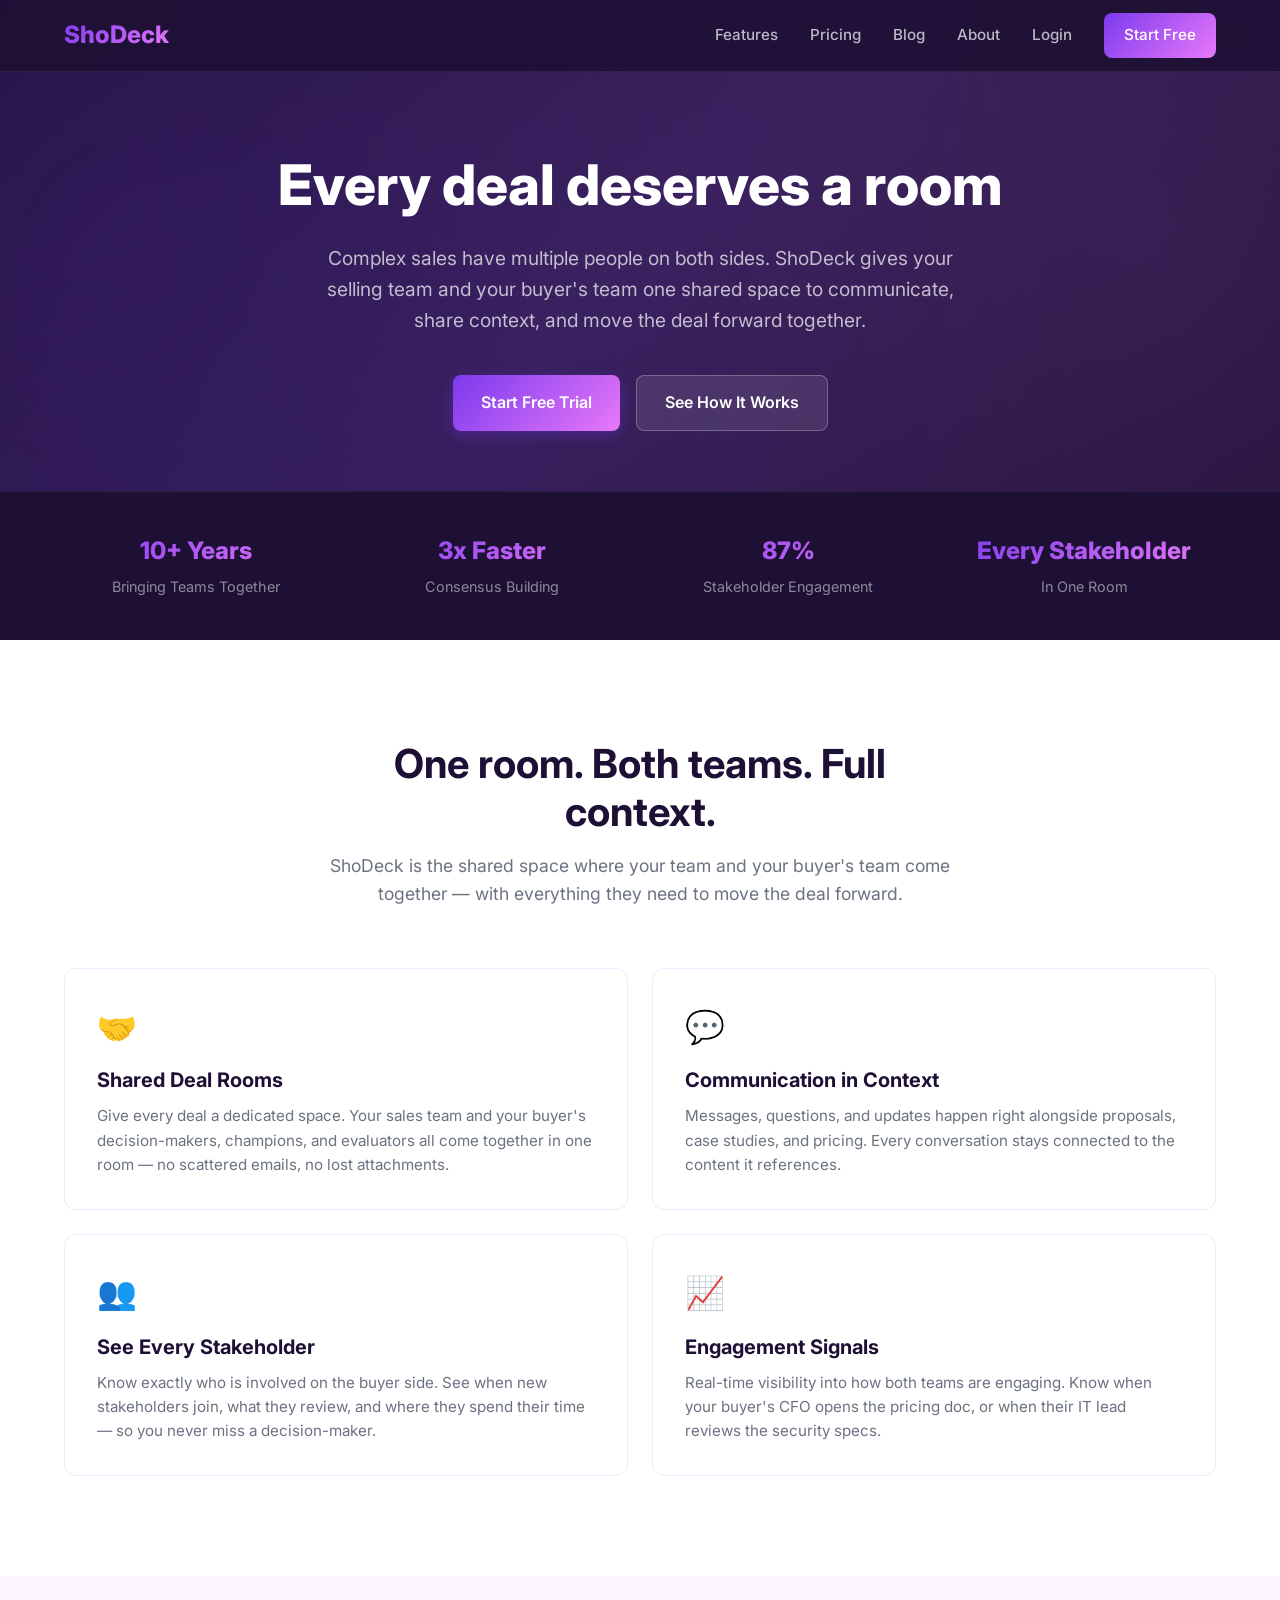
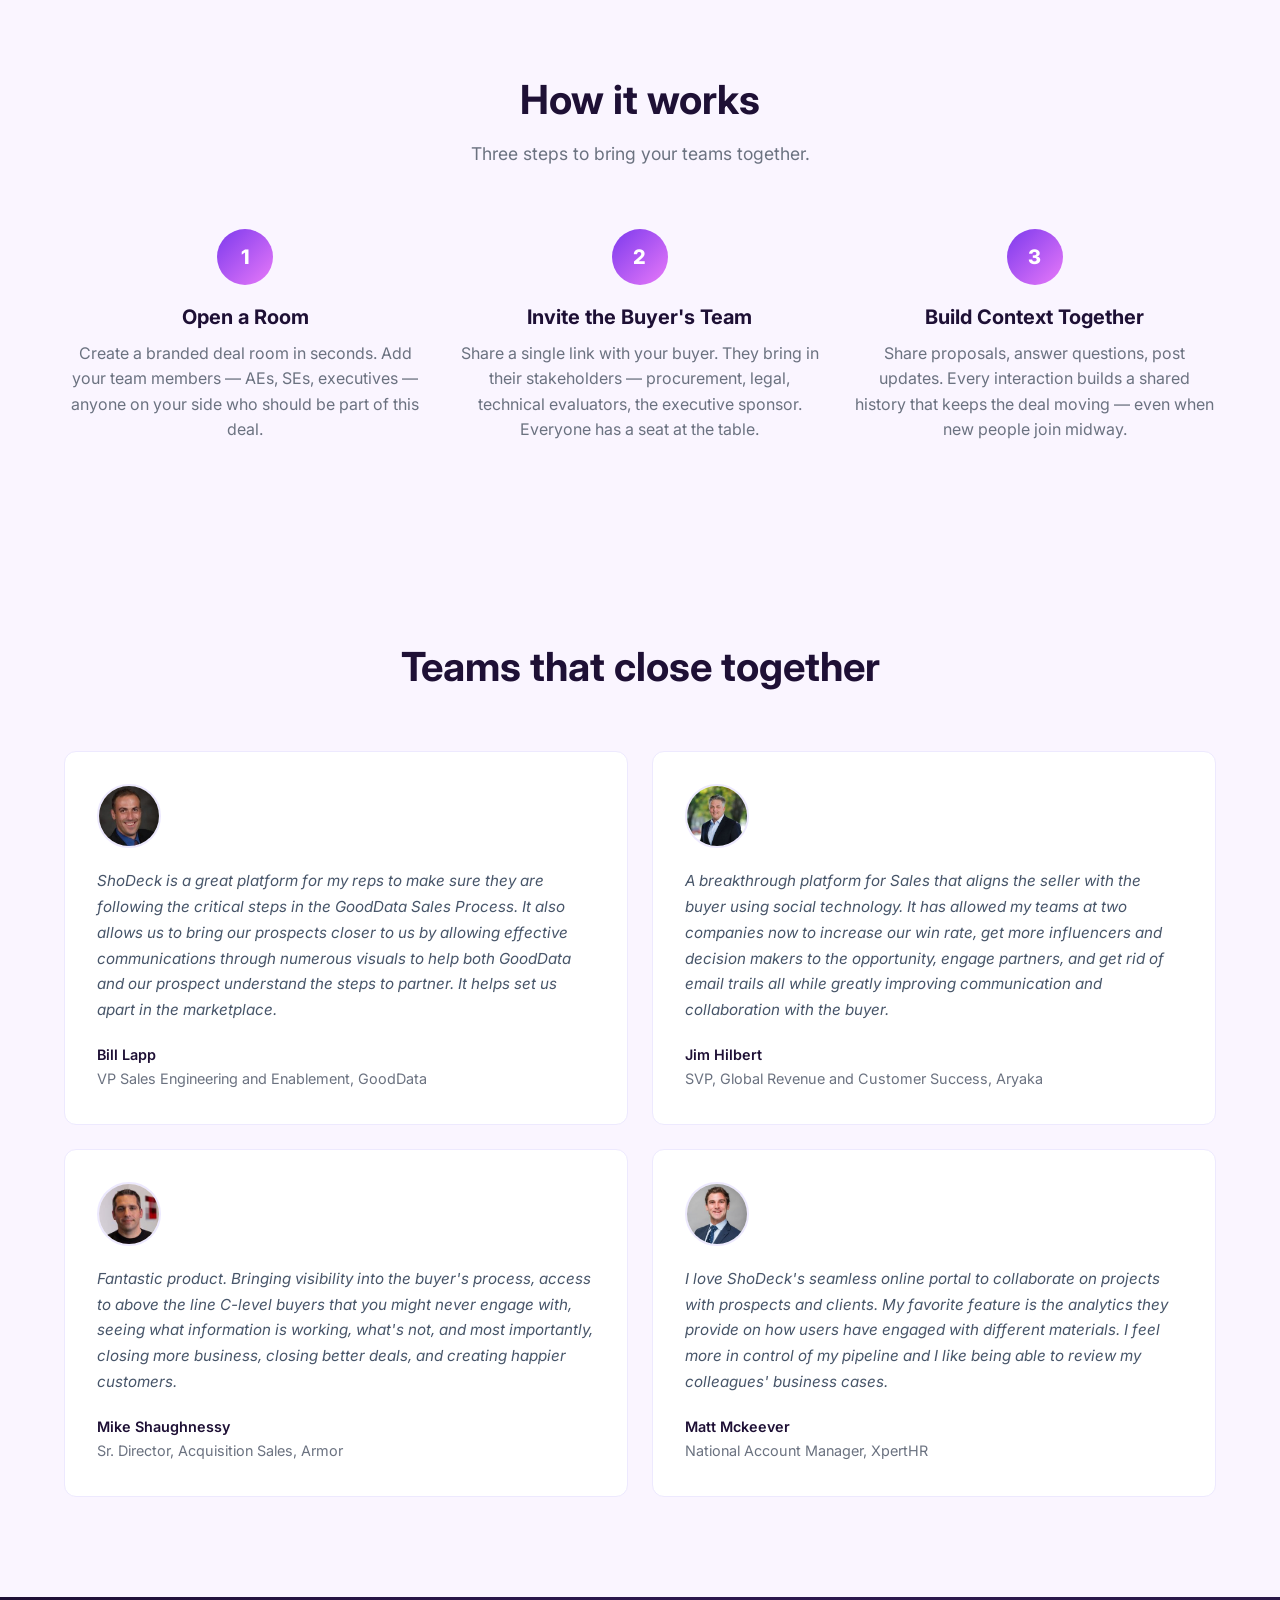
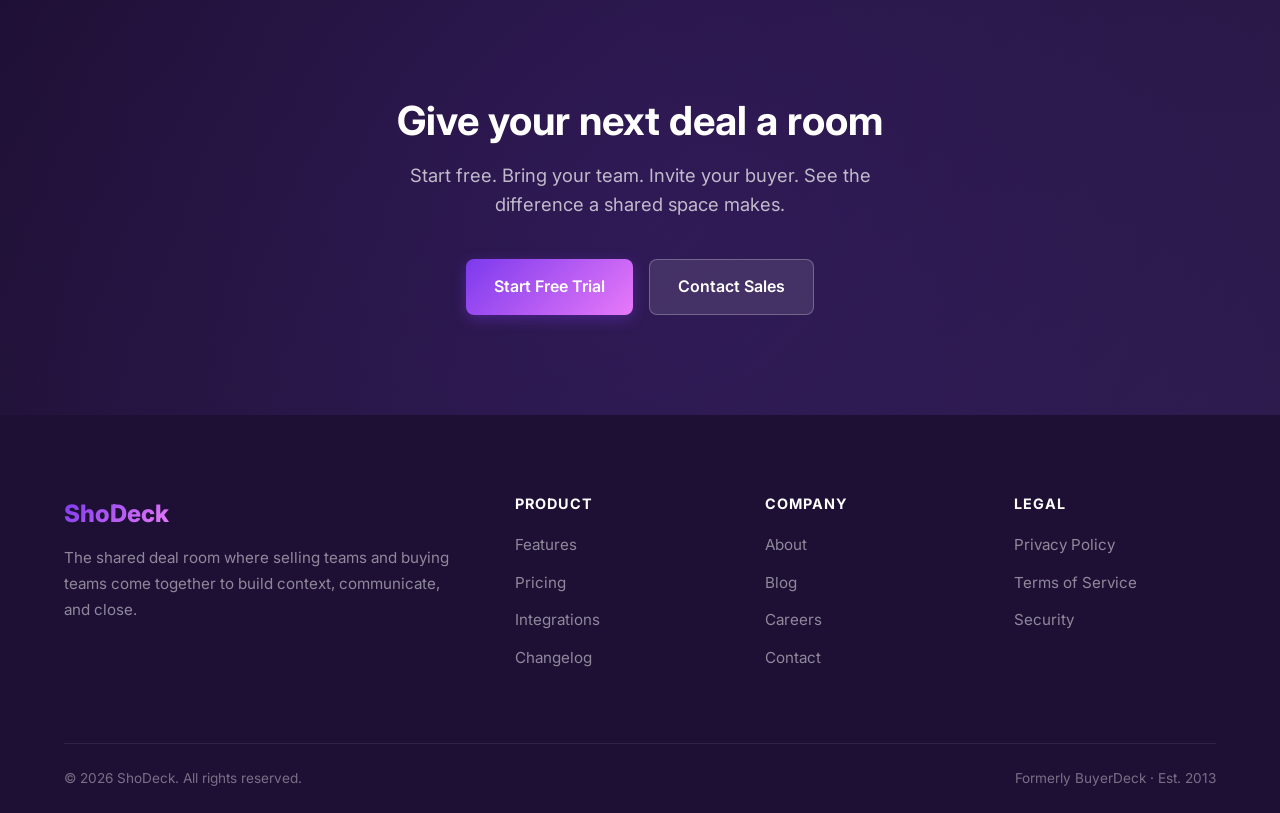
<file: index.html>
<!DOCTYPE html>
<html lang="en">
<head>
    <meta charset="UTF-8">
    <meta name="viewport" content="width=device-width, initial-scale=1.0">
    <title>ShoDeck — Every Deal Deserves a Room</title>
    <meta name="description" content="ShoDeck gives every deal a shared room where your selling team and your buyer's team build context, communicate, and close together.">
    <link rel="preconnect" href="https://fonts.googleapis.com">
    <link rel="preconnect" href="https://fonts.gstatic.com" crossorigin>
    <link href="https://fonts.googleapis.com/css2?family=Inter:wght@400;500;600;700;800&display=swap" rel="stylesheet">
    <link rel="stylesheet" href="styles.css">
</head>
<body>

    <!-- Navigation -->
    <nav class="nav">
        <div class="container">
            <a href="index.html" class="nav-logo">ShoDeck</a>
            <div class="nav-links">
                <a href="features.html">Features</a>
                <a href="pricing.html">Pricing</a>
                <a href="blog.html">Blog</a>
                <a href="about.html">About</a>
                <a href="https://app.shodeck.com/">Login</a>
                <a href="https://app.shodeck.com/signup" class="nav-cta">Start Free</a>
            </div>
            <button class="nav-hamburger" aria-label="Toggle menu">
                <span></span>
                <span></span>
                <span></span>
            </button>
        </div>
        <div class="mobile-menu">
            <a href="features.html">Features</a>
            <a href="pricing.html">Pricing</a>
            <a href="blog.html">Blog</a>
            <a href="about.html">About</a>
            <a href="https://app.shodeck.com/">Login</a>
            <a href="https://app.shodeck.com/signup" class="btn btn-primary">Start Free</a>
        </div>
    </nav>

    <!-- Hero -->
    <section class="hero hero-home">
        <div class="container">
            <h1>Every deal deserves a room</h1>
            <p>Complex sales have multiple people on both sides. ShoDeck gives your selling team and your buyer's team one shared space to communicate, share context, and move the deal forward together.</p>
            <div class="btn-group">
                <a href="https://app.shodeck.com/signup" class="btn btn-primary">Start Free Trial</a>
                <a href="#how-it-works" class="btn btn-secondary">See How It Works</a>
            </div>
        </div>
    </section>

    <!-- Stats Bar -->
    <section class="stats-bar">
        <div class="container">
            <div class="stats-grid">
                <div class="stat-item">
                    <strong>10+ Years</strong>
                    <span>Bringing Teams Together</span>
                </div>
                <div class="stat-item">
                    <strong>3x Faster</strong>
                    <span>Consensus Building</span>
                </div>
                <div class="stat-item">
                    <strong>87%</strong>
                    <span>Stakeholder Engagement</span>
                </div>
                <div class="stat-item">
                    <strong>Every Stakeholder</strong>
                    <span>In One Room</span>
                </div>
            </div>
        </div>
    </section>

    <!-- Features Overview -->
    <section class="section" id="features">
        <div class="container">
            <div class="section-header">
                <h2>One room. Both teams. Full context.</h2>
                <p>ShoDeck is the shared space where your team and your buyer's team come together — with everything they need to move the deal forward.</p>
            </div>
            <div class="features-grid" style="grid-template-columns: repeat(2, 1fr);">
                <div class="card animate">
                    <div class="card-icon">&#129309;</div>
                    <h3>Shared Deal Rooms</h3>
                    <p>Give every deal a dedicated space. Your sales team and your buyer's decision-makers, champions, and evaluators all come together in one room — no scattered emails, no lost attachments.</p>
                </div>
                <div class="card animate">
                    <div class="card-icon">&#128172;</div>
                    <h3>Communication in Context</h3>
                    <p>Messages, questions, and updates happen right alongside proposals, case studies, and pricing. Every conversation stays connected to the content it references.</p>
                </div>
                <div class="card animate">
                    <div class="card-icon">&#128101;</div>
                    <h3>See Every Stakeholder</h3>
                    <p>Know exactly who is involved on the buyer side. See when new stakeholders join, what they review, and where they spend their time — so you never miss a decision-maker.</p>
                </div>
                <div class="card animate">
                    <div class="card-icon">&#128200;</div>
                    <h3>Engagement Signals</h3>
                    <p>Real-time visibility into how both teams are engaging. Know when your buyer's CFO opens the pricing doc, or when their IT lead reviews the security specs.</p>
                </div>
            </div>
        </div>
    </section>

    <!-- How It Works -->
    <section class="section section-light" id="how-it-works">
        <div class="container">
            <div class="section-header">
                <h2>How it works</h2>
                <p>Three steps to bring your teams together.</p>
            </div>
            <div class="steps-grid">
                <div class="step animate">
                    <div class="step-number">1</div>
                    <h3>Open a Room</h3>
                    <p>Create a branded deal room in seconds. Add your team members — AEs, SEs, executives — anyone on your side who should be part of this deal.</p>
                </div>
                <div class="step animate">
                    <div class="step-number">2</div>
                    <h3>Invite the Buyer's Team</h3>
                    <p>Share a single link with your buyer. They bring in their stakeholders — procurement, legal, technical evaluators, the executive sponsor. Everyone has a seat at the table.</p>
                </div>
                <div class="step animate">
                    <div class="step-number">3</div>
                    <h3>Build Context Together</h3>
                    <p>Share proposals, answer questions, post updates. Every interaction builds a shared history that keeps the deal moving — even when new people join midway.</p>
                </div>
            </div>
        </div>
    </section>

    <!-- Testimonials -->
    <section class="testimonial">
        <div class="container">
            <div class="section-header">
                <h2>Teams that close together</h2>
            </div>
            <div class="testimonials-grid">
                <div class="testimonial-card animate">
                    <div class="testimonial-avatar">
                        <img src="images/testimonials/bill-lapp.jpg" alt="Bill Lapp" loading="lazy">
                    </div>
                    <blockquote>ShoDeck is a great platform for my reps to make sure they are following the critical steps in the GoodData Sales Process. It also allows us to bring our prospects closer to us by allowing effective communications through numerous visuals to help both GoodData and our prospect understand the steps to partner. It helps set us apart in the marketplace.</blockquote>
                    <cite>
                        <strong>Bill Lapp</strong>
                        VP Sales Engineering and Enablement, GoodData
                    </cite>
                </div>
                <div class="testimonial-card animate">
                    <div class="testimonial-avatar">
                        <img src="images/testimonials/jim-hilbert.jpg" alt="Jim Hilbert" loading="lazy">
                    </div>
                    <blockquote>A breakthrough platform for Sales that aligns the seller with the buyer using social technology. It has allowed my teams at two companies now to increase our win rate, get more influencers and decision makers to the opportunity, engage partners, and get rid of email trails all while greatly improving communication and collaboration with the buyer.</blockquote>
                    <cite>
                        <strong>Jim Hilbert</strong>
                        SVP, Global Revenue and Customer Success, Aryaka
                    </cite>
                </div>
                <div class="testimonial-card animate">
                    <div class="testimonial-avatar">
                        <img src="images/testimonials/mike-shaughnessy.jpg" alt="Mike Shaughnessy" loading="lazy">
                    </div>
                    <blockquote>Fantastic product. Bringing visibility into the buyer's process, access to above the line C-level buyers that you might never engage with, seeing what information is working, what's not, and most importantly, closing more business, closing better deals, and creating happier customers.</blockquote>
                    <cite>
                        <strong>Mike Shaughnessy</strong>
                        Sr. Director, Acquisition Sales, Armor
                    </cite>
                </div>
                <div class="testimonial-card animate">
                    <div class="testimonial-avatar">
                        <img src="images/testimonials/matt-mckeever.jpg" alt="Matt Mckeever" loading="lazy">
                    </div>
                    <blockquote>I love ShoDeck's seamless online portal to collaborate on projects with prospects and clients. My favorite feature is the analytics they provide on how users have engaged with different materials. I feel more in control of my pipeline and I like being able to review my colleagues' business cases.</blockquote>
                    <cite>
                        <strong>Matt Mckeever</strong>
                        National Account Manager, XpertHR
                    </cite>
                </div>
            </div>
        </div>
    </section>

    <!-- CTA -->
    <section class="cta-section">
        <div class="container">
            <h2>Give your next deal a room</h2>
            <p>Start free. Bring your team. Invite your buyer. See the difference a shared space makes.</p>
            <div class="btn-group">
                <a href="https://app.shodeck.com/signup" class="btn btn-primary">Start Free Trial</a>
                <a href="mailto:hello@shodeck.com" class="btn btn-secondary">Contact Sales</a>
            </div>
        </div>
    </section>

    <!-- Footer -->
    <footer class="footer">
        <div class="container">
            <div class="footer-grid">
                <div class="footer-brand">
                    <a href="index.html" class="nav-logo">ShoDeck</a>
                    <p>The shared deal room where selling teams and buying teams come together to build context, communicate, and close.</p>
                </div>
                <div class="footer-column">
                    <h4>Product</h4>
                    <ul>
                        <li><a href="features.html">Features</a></li>
                        <li><a href="pricing.html">Pricing</a></li>
                        <li><a href="#">Integrations</a></li>
                        <li><a href="#">Changelog</a></li>
                    </ul>
                </div>
                <div class="footer-column">
                    <h4>Company</h4>
                    <ul>
                        <li><a href="about.html">About</a></li>
                        <li><a href="blog.html">Blog</a></li>
                        <li><a href="#">Careers</a></li>
                        <li><a href="mailto:hello@shodeck.com">Contact</a></li>
                    </ul>
                </div>
                <div class="footer-column">
                    <h4>Legal</h4>
                    <ul>
                        <li><a href="#">Privacy Policy</a></li>
                        <li><a href="#">Terms of Service</a></li>
                        <li><a href="#">Security</a></li>
                    </ul>
                </div>
            </div>
            <div class="footer-bottom">
                <span>&copy; 2026 ShoDeck. All rights reserved.</span>
                <span>Formerly BuyerDeck &middot; Est. 2013</span>
            </div>
        </div>
    </footer>

    <script src="script.js"></script>
</body>
</html>
</file>
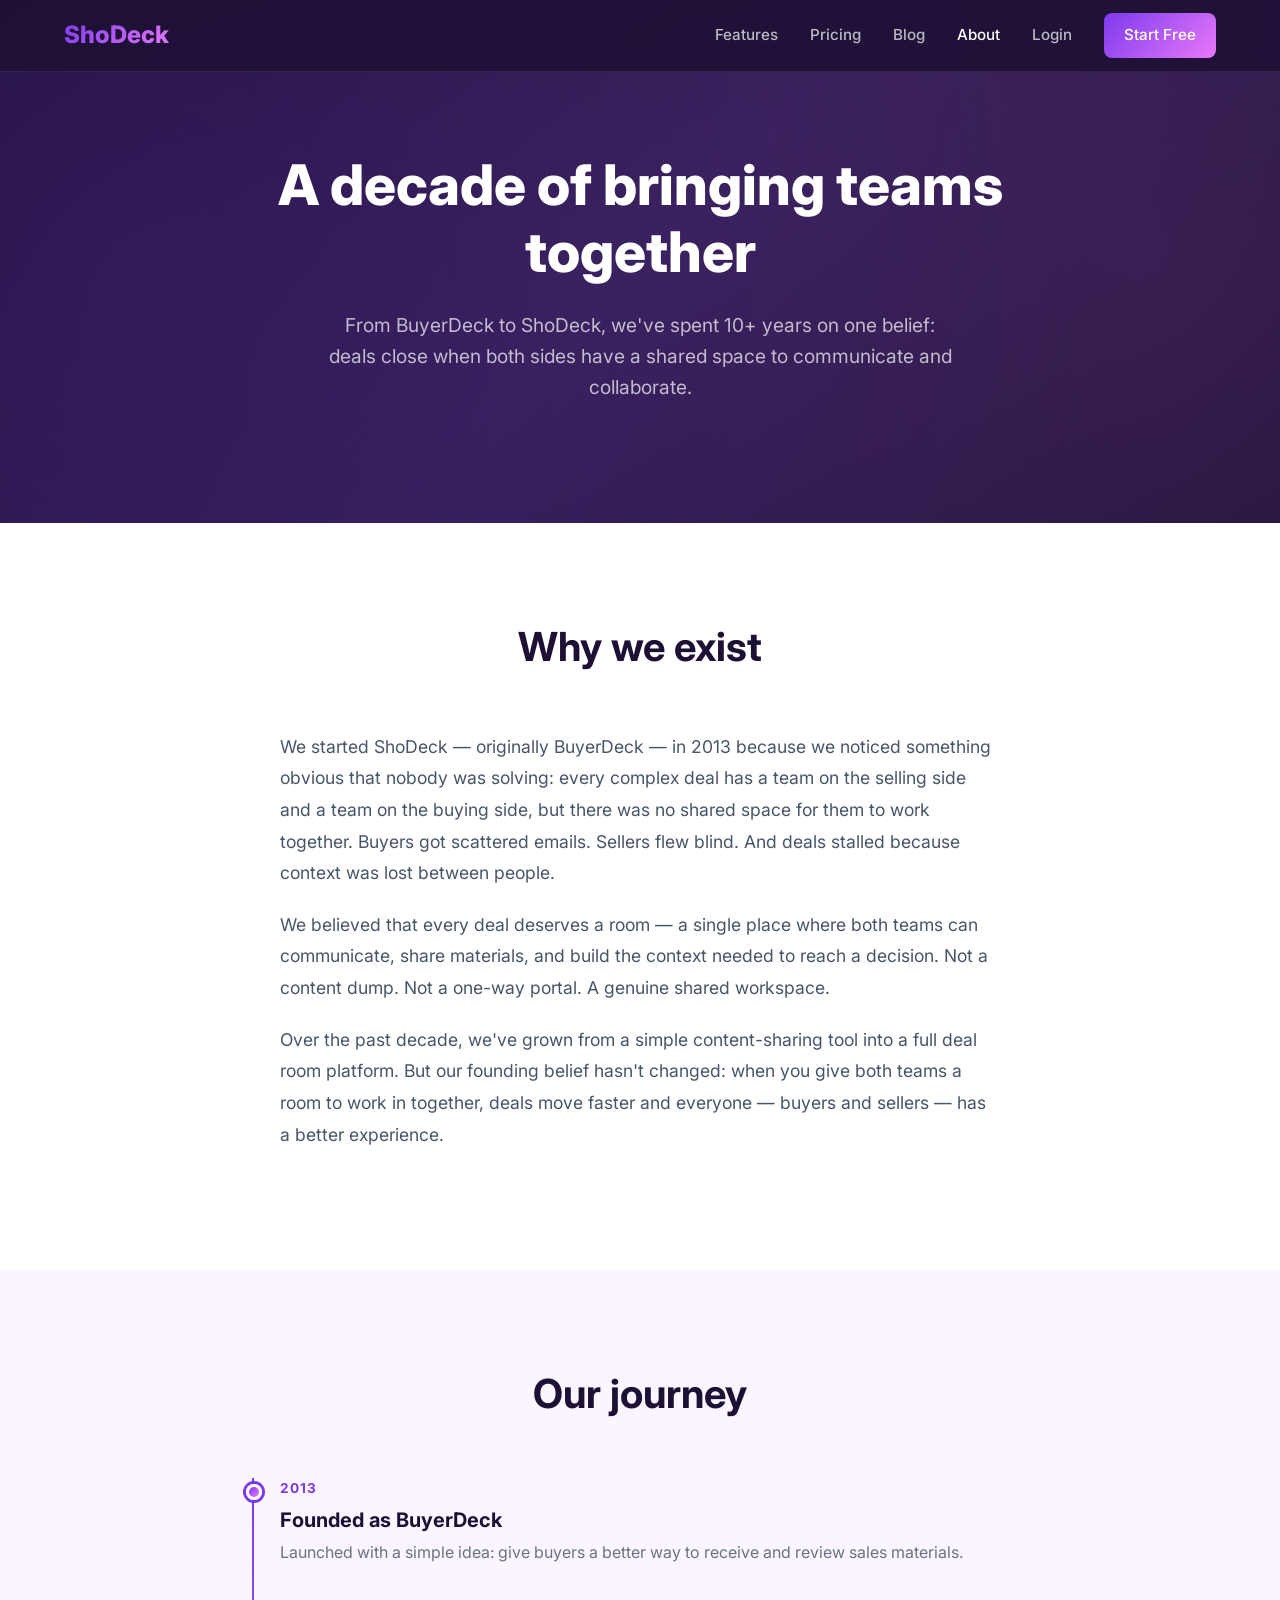
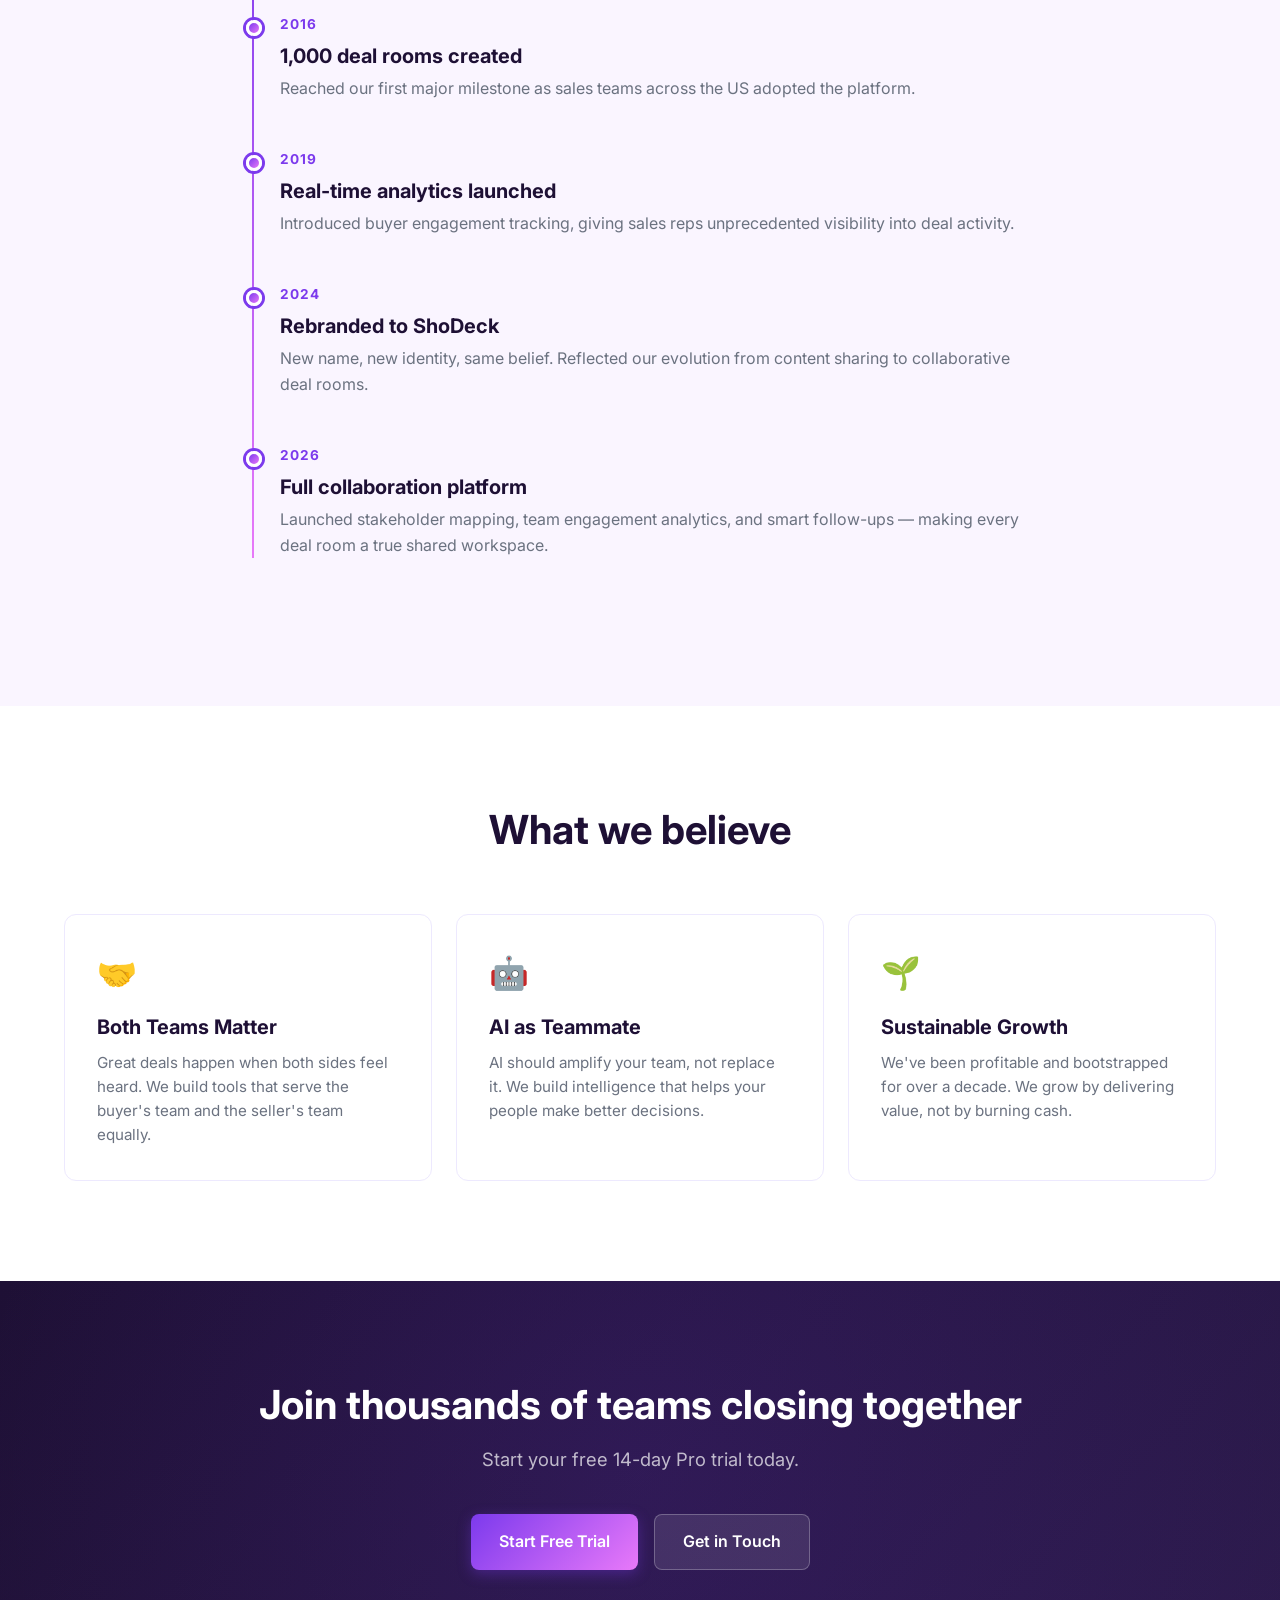
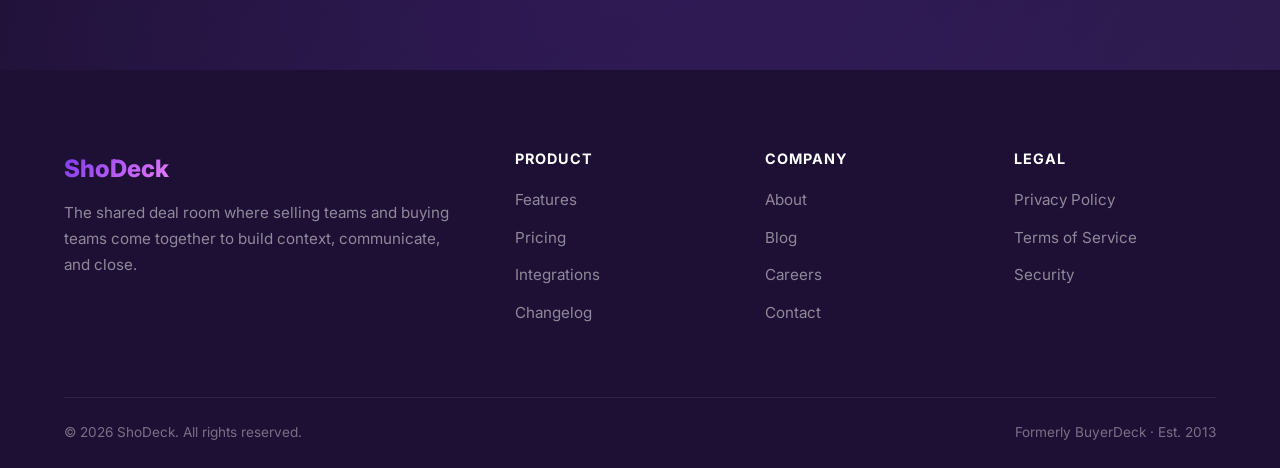
<file: about.html>
<!DOCTYPE html>
<html lang="en">
<head>
    <meta charset="UTF-8">
    <meta name="viewport" content="width=device-width, initial-scale=1.0">
    <title>About — ShoDeck</title>
    <meta name="description" content="From BuyerDeck to ShoDeck, we've spent 10+ years obsessing over one thing: helping sales teams close deals faster.">
    <link rel="preconnect" href="https://fonts.googleapis.com">
    <link rel="preconnect" href="https://fonts.gstatic.com" crossorigin>
    <link href="https://fonts.googleapis.com/css2?family=Inter:wght@400;500;600;700;800&display=swap" rel="stylesheet">
    <link rel="stylesheet" href="styles.css">
</head>
<body>

    <!-- Navigation -->
    <nav class="nav">
        <div class="container">
            <a href="index.html" class="nav-logo">ShoDeck</a>
            <div class="nav-links">
                <a href="features.html">Features</a>
                <a href="pricing.html">Pricing</a>
                <a href="blog.html">Blog</a>
                <a href="about.html" class="active">About</a>
                <a href="https://app.shodeck.com/">Login</a>
                <a href="https://app.shodeck.com/signup" class="nav-cta">Start Free</a>
            </div>
            <button class="nav-hamburger" aria-label="Toggle menu">
                <span></span>
                <span></span>
                <span></span>
            </button>
        </div>
        <div class="mobile-menu">
            <a href="features.html">Features</a>
            <a href="pricing.html">Pricing</a>
            <a href="blog.html">Blog</a>
            <a href="about.html" class="active">About</a>
            <a href="https://app.shodeck.com/">Login</a>
            <a href="https://app.shodeck.com/signup" class="btn btn-primary">Start Free</a>
        </div>
    </nav>

    <!-- Hero -->
    <section class="hero">
        <div class="container">
            <h1>A decade of bringing teams together</h1>
            <p>From BuyerDeck to ShoDeck, we've spent 10+ years on one belief: deals close when both sides have a shared space to communicate and collaborate.</p>
        </div>
    </section>

    <!-- Why We Exist -->
    <section class="section">
        <div class="container">
            <h2 class="section-header">Why we exist</h2>
            <div class="narrative animate">
                <p>We started ShoDeck — originally BuyerDeck — in 2013 because we noticed something obvious that nobody was solving: every complex deal has a team on the selling side and a team on the buying side, but there was no shared space for them to work together. Buyers got scattered emails. Sellers flew blind. And deals stalled because context was lost between people.</p>
                <p>We believed that every deal deserves a room — a single place where both teams can communicate, share materials, and build the context needed to reach a decision. Not a content dump. Not a one-way portal. A genuine shared workspace.</p>
                <p>Over the past decade, we've grown from a simple content-sharing tool into a full deal room platform. But our founding belief hasn't changed: when you give both teams a room to work in together, deals move faster and everyone — buyers and sellers — has a better experience.</p>
            </div>
        </div>
    </section>

    <!-- Timeline -->
    <section class="section section-light">
        <div class="container">
            <h2 class="section-header">Our journey</h2>
            <div class="timeline">
                <div class="timeline-item animate">
                    <div class="timeline-year">2013</div>
                    <div class="timeline-content">
                        <h3>Founded as BuyerDeck</h3>
                        <p>Launched with a simple idea: give buyers a better way to receive and review sales materials.</p>
                    </div>
                </div>
                <div class="timeline-item animate">
                    <div class="timeline-year">2016</div>
                    <div class="timeline-content">
                        <h3>1,000 deal rooms created</h3>
                        <p>Reached our first major milestone as sales teams across the US adopted the platform.</p>
                    </div>
                </div>
                <div class="timeline-item animate">
                    <div class="timeline-year">2019</div>
                    <div class="timeline-content">
                        <h3>Real-time analytics launched</h3>
                        <p>Introduced buyer engagement tracking, giving sales reps unprecedented visibility into deal activity.</p>
                    </div>
                </div>
                <div class="timeline-item animate">
                    <div class="timeline-year">2024</div>
                    <div class="timeline-content">
                        <h3>Rebranded to ShoDeck</h3>
                        <p>New name, new identity, same belief. Reflected our evolution from content sharing to collaborative deal rooms.</p>
                    </div>
                </div>
                <div class="timeline-item animate">
                    <div class="timeline-year">2026</div>
                    <div class="timeline-content">
                        <h3>Full collaboration platform</h3>
                        <p>Launched stakeholder mapping, team engagement analytics, and smart follow-ups — making every deal room a true shared workspace.</p>
                    </div>
                </div>
            </div>
        </div>
    </section>

    <!-- Values -->
    <section class="section">
        <div class="container">
            <h2 class="section-header">What we believe</h2>
            <div class="values-grid">
                <div class="card animate">
                    <span class="card-icon">&#129309;</span>
                    <h3>Both Teams Matter</h3>
                    <p>Great deals happen when both sides feel heard. We build tools that serve the buyer's team and the seller's team equally.</p>
                </div>
                <div class="card animate">
                    <span class="card-icon">&#129302;</span>
                    <h3>AI as Teammate</h3>
                    <p>AI should amplify your team, not replace it. We build intelligence that helps your people make better decisions.</p>
                </div>
                <div class="card animate">
                    <span class="card-icon">&#127793;</span>
                    <h3>Sustainable Growth</h3>
                    <p>We've been profitable and bootstrapped for over a decade. We grow by delivering value, not by burning cash.</p>
                </div>
            </div>
        </div>
    </section>

    <!-- CTA -->
    <section class="section cta-section">
        <div class="container">
            <h2>Join thousands of teams closing together</h2>
            <p>Start your free 14-day Pro trial today.</p>
            <div class="btn-group">
                <a href="https://app.shodeck.com/signup" class="btn btn-primary">Start Free Trial</a>
                <a href="mailto:hello@shodeck.com" class="btn btn-secondary">Get in Touch</a>
            </div>
        </div>
    </section>

    <!-- Footer -->
    <footer class="footer">
        <div class="container">
            <div class="footer-grid">
                <div class="footer-brand">
                    <a href="index.html" class="nav-logo">ShoDeck</a>
                    <p>The shared deal room where selling teams and buying teams come together to build context, communicate, and close.</p>
                </div>
                <div class="footer-column">
                    <h4>Product</h4>
                    <ul>
                        <li><a href="features.html">Features</a></li>
                        <li><a href="pricing.html">Pricing</a></li>
                        <li><a href="#">Integrations</a></li>
                        <li><a href="#">Changelog</a></li>
                    </ul>
                </div>
                <div class="footer-column">
                    <h4>Company</h4>
                    <ul>
                        <li><a href="about.html">About</a></li>
                        <li><a href="blog.html">Blog</a></li>
                        <li><a href="#">Careers</a></li>
                        <li><a href="mailto:hello@shodeck.com">Contact</a></li>
                    </ul>
                </div>
                <div class="footer-column">
                    <h4>Legal</h4>
                    <ul>
                        <li><a href="#">Privacy Policy</a></li>
                        <li><a href="#">Terms of Service</a></li>
                        <li><a href="#">Security</a></li>
                    </ul>
                </div>
            </div>
            <div class="footer-bottom">
                <span>&copy; 2026 ShoDeck. All rights reserved.</span>
                <span>Formerly BuyerDeck &middot; Est. 2013</span>
            </div>
        </div>
    </footer>

    <script src="script.js"></script>
</body>
</html>
</file>
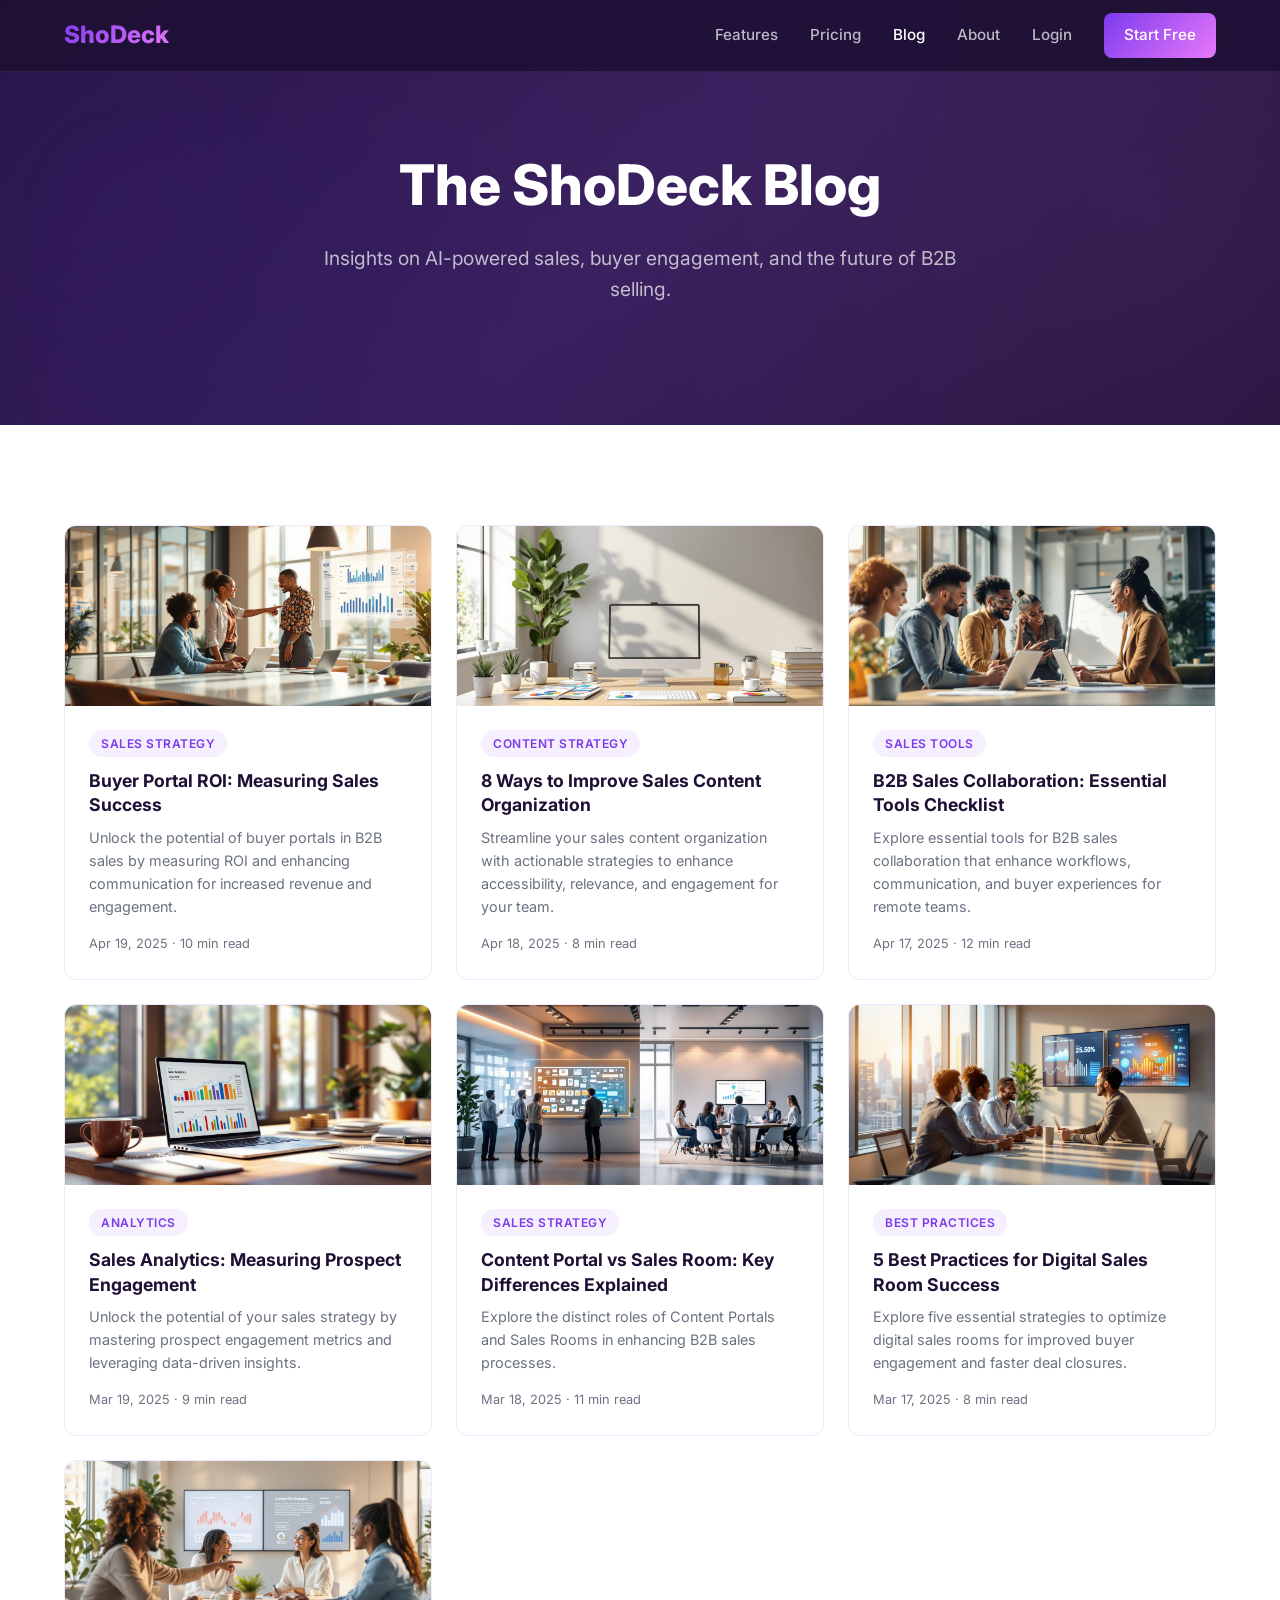
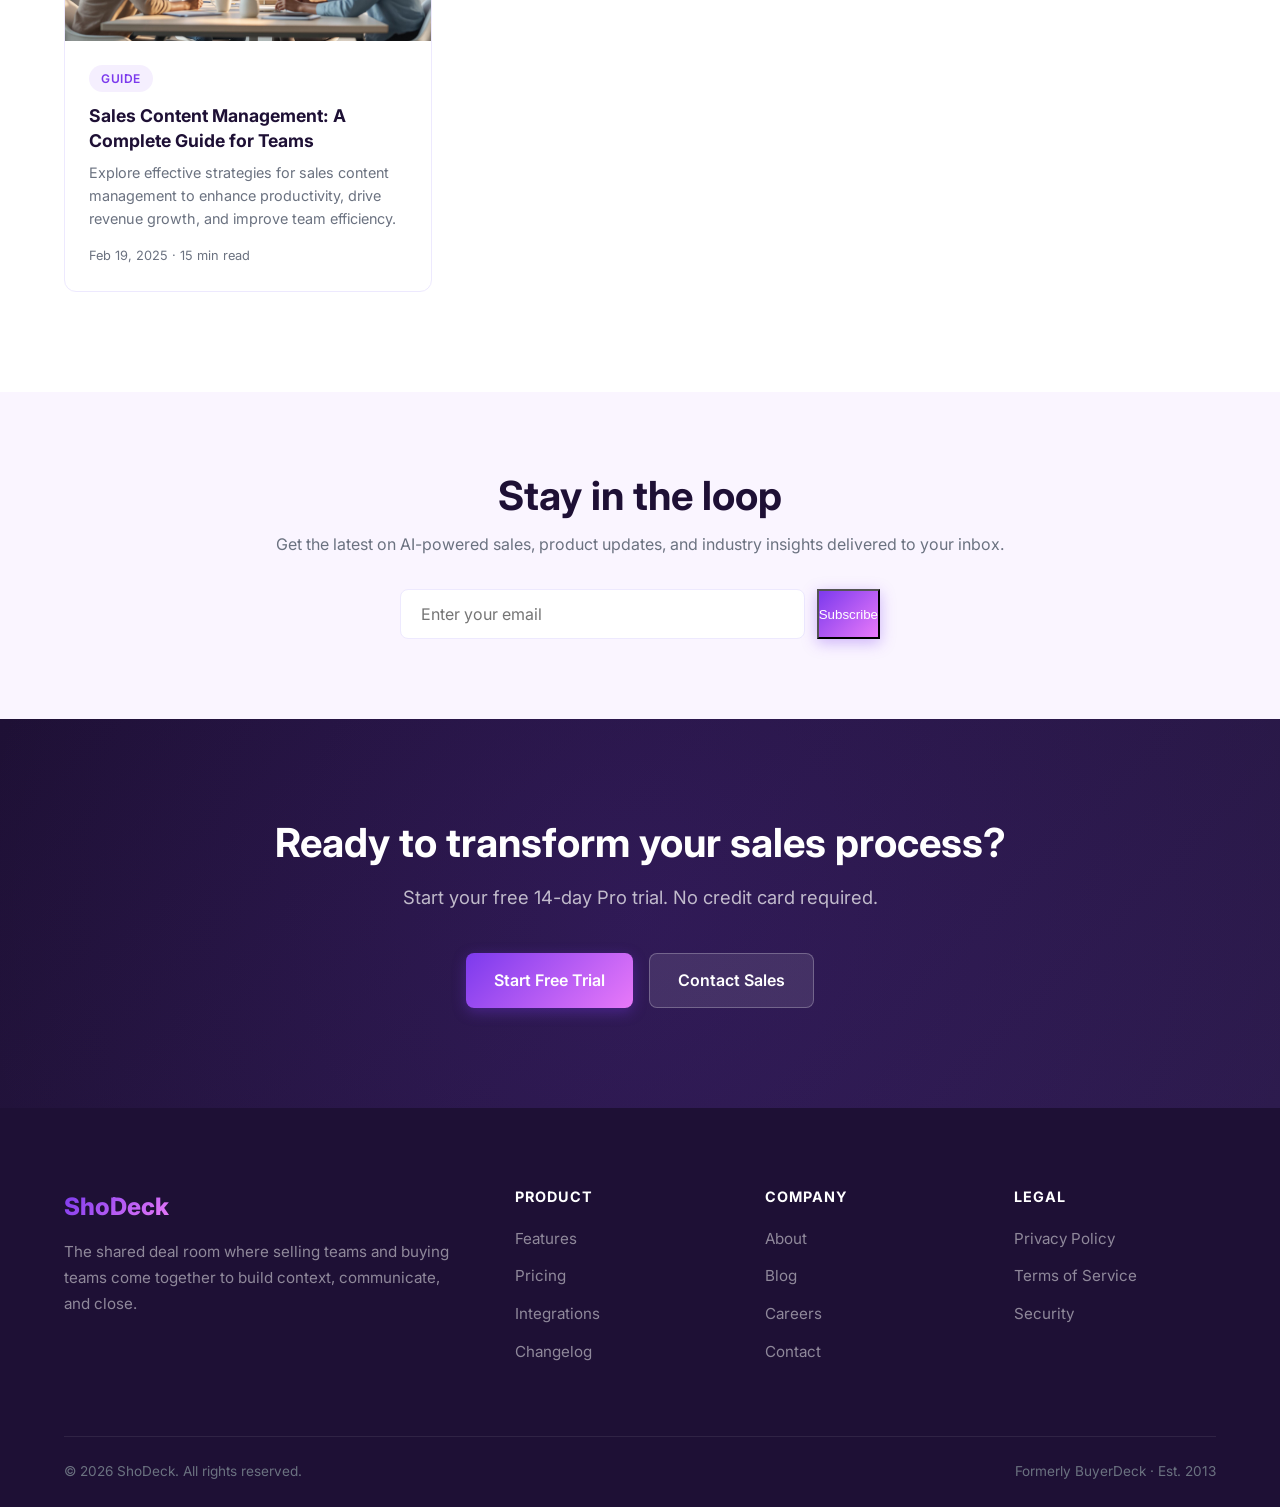
<file: blog.html>
<!DOCTYPE html>
<html lang="en">
<head>
    <meta charset="UTF-8">
    <meta name="viewport" content="width=device-width, initial-scale=1.0">
    <title>Blog | ShoDeck - AI-Powered Digital Sales Rooms</title>
    <meta name="description" content="Insights on AI-powered sales, buyer engagement, and the future of B2B selling from the ShoDeck team.">
    <link rel="preconnect" href="https://fonts.googleapis.com">
    <link rel="preconnect" href="https://fonts.gstatic.com" crossorigin>
    <link href="https://fonts.googleapis.com/css2?family=Inter:wght@400;500;600;700;800&display=swap" rel="stylesheet">
    <link rel="stylesheet" href="styles.css">
</head>
<body>
    <!-- Navigation -->
    <nav class="nav">
        <div class="container">
            <a href="index.html" class="nav-logo">ShoDeck</a>
            <div class="nav-links">
                <a href="features.html">Features</a>
                <a href="pricing.html">Pricing</a>
                <a href="blog.html" class="active">Blog</a>
                <a href="about.html">About</a>
                <a href="https://app.shodeck.com/">Login</a>
                <a href="https://app.shodeck.com/signup" class="nav-cta">Start Free</a>
            </div>
            <button class="nav-hamburger" aria-label="Toggle menu">
                <span></span>
                <span></span>
                <span></span>
            </button>
        </div>
        <div class="mobile-menu">
            <a href="features.html">Features</a>
            <a href="pricing.html">Pricing</a>
            <a href="blog.html" class="active">Blog</a>
            <a href="about.html">About</a>
            <a href="https://app.shodeck.com/">Login</a>
            <a href="https://app.shodeck.com/signup" class="btn-primary">Start Free</a>
        </div>
    </nav>

    <!-- Hero -->
    <section class="hero">
        <div class="container">
            <h1>The ShoDeck Blog</h1>
            <p>Insights on AI-powered sales, buyer engagement, and the future of B2B selling.</p>
        </div>
    </section>

    <!-- Blog Grid -->
    <section class="section">
        <div class="container">
            <div class="blog-grid">

                <a href="blog/buyer-portal-roi.html" class="blog-card animate">
                    <div class="blog-card-image">
                        <img src="images/blog/buyer-portal-roi.jpg" alt="Buyer Portal ROI: Measuring Sales Success" loading="lazy">
                    </div>
                    <div class="blog-card-body">
                        <span class="blog-tag">Sales Strategy</span>
                        <h3>Buyer Portal ROI: Measuring Sales Success</h3>
                        <p>Unlock the potential of buyer portals in B2B sales by measuring ROI and enhancing communication for increased revenue and engagement.</p>
                        <div class="blog-meta">Apr 19, 2025 · 10 min read</div>
                    </div>
                </a>

                <a href="blog/sales-content-organization.html" class="blog-card animate">
                    <div class="blog-card-image">
                        <img src="images/blog/sales-content-organization.jpg" alt="8 Ways to Improve Sales Content Organization" loading="lazy">
                    </div>
                    <div class="blog-card-body">
                        <span class="blog-tag">Content Strategy</span>
                        <h3>8 Ways to Improve Sales Content Organization</h3>
                        <p>Streamline your sales content organization with actionable strategies to enhance accessibility, relevance, and engagement for your team.</p>
                        <div class="blog-meta">Apr 18, 2025 · 8 min read</div>
                    </div>
                </a>

                <a href="blog/b2b-sales-collaboration.html" class="blog-card animate">
                    <div class="blog-card-image">
                        <img src="images/blog/b2b-sales-collaboration.jpg" alt="B2B Sales Collaboration: Essential Tools Checklist" loading="lazy">
                    </div>
                    <div class="blog-card-body">
                        <span class="blog-tag">Sales Tools</span>
                        <h3>B2B Sales Collaboration: Essential Tools Checklist</h3>
                        <p>Explore essential tools for B2B sales collaboration that enhance workflows, communication, and buyer experiences for remote teams.</p>
                        <div class="blog-meta">Apr 17, 2025 · 12 min read</div>
                    </div>
                </a>

                <a href="blog/sales-analytics.html" class="blog-card animate">
                    <div class="blog-card-image">
                        <img src="images/blog/sales-analytics.jpg" alt="Sales Analytics: Measuring Prospect Engagement" loading="lazy">
                    </div>
                    <div class="blog-card-body">
                        <span class="blog-tag">Analytics</span>
                        <h3>Sales Analytics: Measuring Prospect Engagement</h3>
                        <p>Unlock the potential of your sales strategy by mastering prospect engagement metrics and leveraging data-driven insights.</p>
                        <div class="blog-meta">Mar 19, 2025 · 9 min read</div>
                    </div>
                </a>

                <a href="blog/content-portal-vs-sales-room.html" class="blog-card animate">
                    <div class="blog-card-image">
                        <img src="images/blog/content-portal-vs-sales-room.jpg" alt="Content Portal vs Sales Room: Key Differences Explained" loading="lazy">
                    </div>
                    <div class="blog-card-body">
                        <span class="blog-tag">Sales Strategy</span>
                        <h3>Content Portal vs Sales Room: Key Differences Explained</h3>
                        <p>Explore the distinct roles of Content Portals and Sales Rooms in enhancing B2B sales processes.</p>
                        <div class="blog-meta">Mar 18, 2025 · 11 min read</div>
                    </div>
                </a>

                <a href="blog/digital-sales-room.html" class="blog-card animate">
                    <div class="blog-card-image">
                        <img src="images/blog/digital-sales-room.jpg" alt="5 Best Practices for Digital Sales Room Success" loading="lazy">
                    </div>
                    <div class="blog-card-body">
                        <span class="blog-tag">Best Practices</span>
                        <h3>5 Best Practices for Digital Sales Room Success</h3>
                        <p>Explore five essential strategies to optimize digital sales rooms for improved buyer engagement and faster deal closures.</p>
                        <div class="blog-meta">Mar 17, 2025 · 8 min read</div>
                    </div>
                </a>

                <a href="blog/sales-content-management.html" class="blog-card animate">
                    <div class="blog-card-image">
                        <img src="images/blog/sales-content-management.jpg" alt="Sales Content Management: A Complete Guide for Teams" loading="lazy">
                    </div>
                    <div class="blog-card-body">
                        <span class="blog-tag">Guide</span>
                        <h3>Sales Content Management: A Complete Guide for Teams</h3>
                        <p>Explore effective strategies for sales content management to enhance productivity, drive revenue growth, and improve team efficiency.</p>
                        <div class="blog-meta">Feb 19, 2025 · 15 min read</div>
                    </div>
                </a>

            </div>
        </div>
    </section>

    <!-- Newsletter -->
    <section class="newsletter">
        <div class="container">
            <h2>Stay in the loop</h2>
            <p>Get the latest on AI-powered sales, product updates, and industry insights delivered to your inbox.</p>
            <form class="newsletter-form">
                <input type="email" placeholder="Enter your email" required>
                <button type="submit" class="btn-primary">Subscribe</button>
            </form>
        </div>
    </section>

    <!-- CTA Section -->
    <section class="cta-section">
        <div class="container">
            <h2>Ready to transform your sales process?</h2>
            <p>Start your free 14-day Pro trial. No credit card required.</p>
            <div class="btn-group">
                <a href="https://app.shodeck.com/signup" class="btn btn-primary">Start Free Trial</a>
                <a href="mailto:hello@shodeck.com" class="btn btn-secondary">Contact Sales</a>
            </div>
        </div>
    </section>

    <!-- Footer -->
    <footer class="footer">
        <div class="container">
            <div class="footer-grid">
                <div class="footer-brand">
                    <a href="index.html" class="nav-logo">ShoDeck</a>
                    <p>The shared deal room where selling teams and buying teams come together to build context, communicate, and close.</p>
                </div>
                <div class="footer-col">
                    <h4>Product</h4>
                    <ul>
                        <li><a href="features.html">Features</a></li>
                        <li><a href="pricing.html">Pricing</a></li>
                        <li><a href="#">Integrations</a></li>
                        <li><a href="#">Changelog</a></li>
                    </ul>
                </div>
                <div class="footer-col">
                    <h4>Company</h4>
                    <ul>
                        <li><a href="about.html">About</a></li>
                        <li><a href="blog.html">Blog</a></li>
                        <li><a href="#">Careers</a></li>
                        <li><a href="mailto:hello@shodeck.com">Contact</a></li>
                    </ul>
                </div>
                <div class="footer-col">
                    <h4>Legal</h4>
                    <ul>
                        <li><a href="#">Privacy Policy</a></li>
                        <li><a href="#">Terms of Service</a></li>
                        <li><a href="#">Security</a></li>
                    </ul>
                </div>
            </div>
            <div class="footer-bottom">
                <p>&copy; 2026 ShoDeck. All rights reserved.</p>
                <p>Formerly BuyerDeck &middot; Est. 2013</p>
            </div>
        </div>
    </footer>

    <script src="script.js"></script>
</body>
</html>
</file>
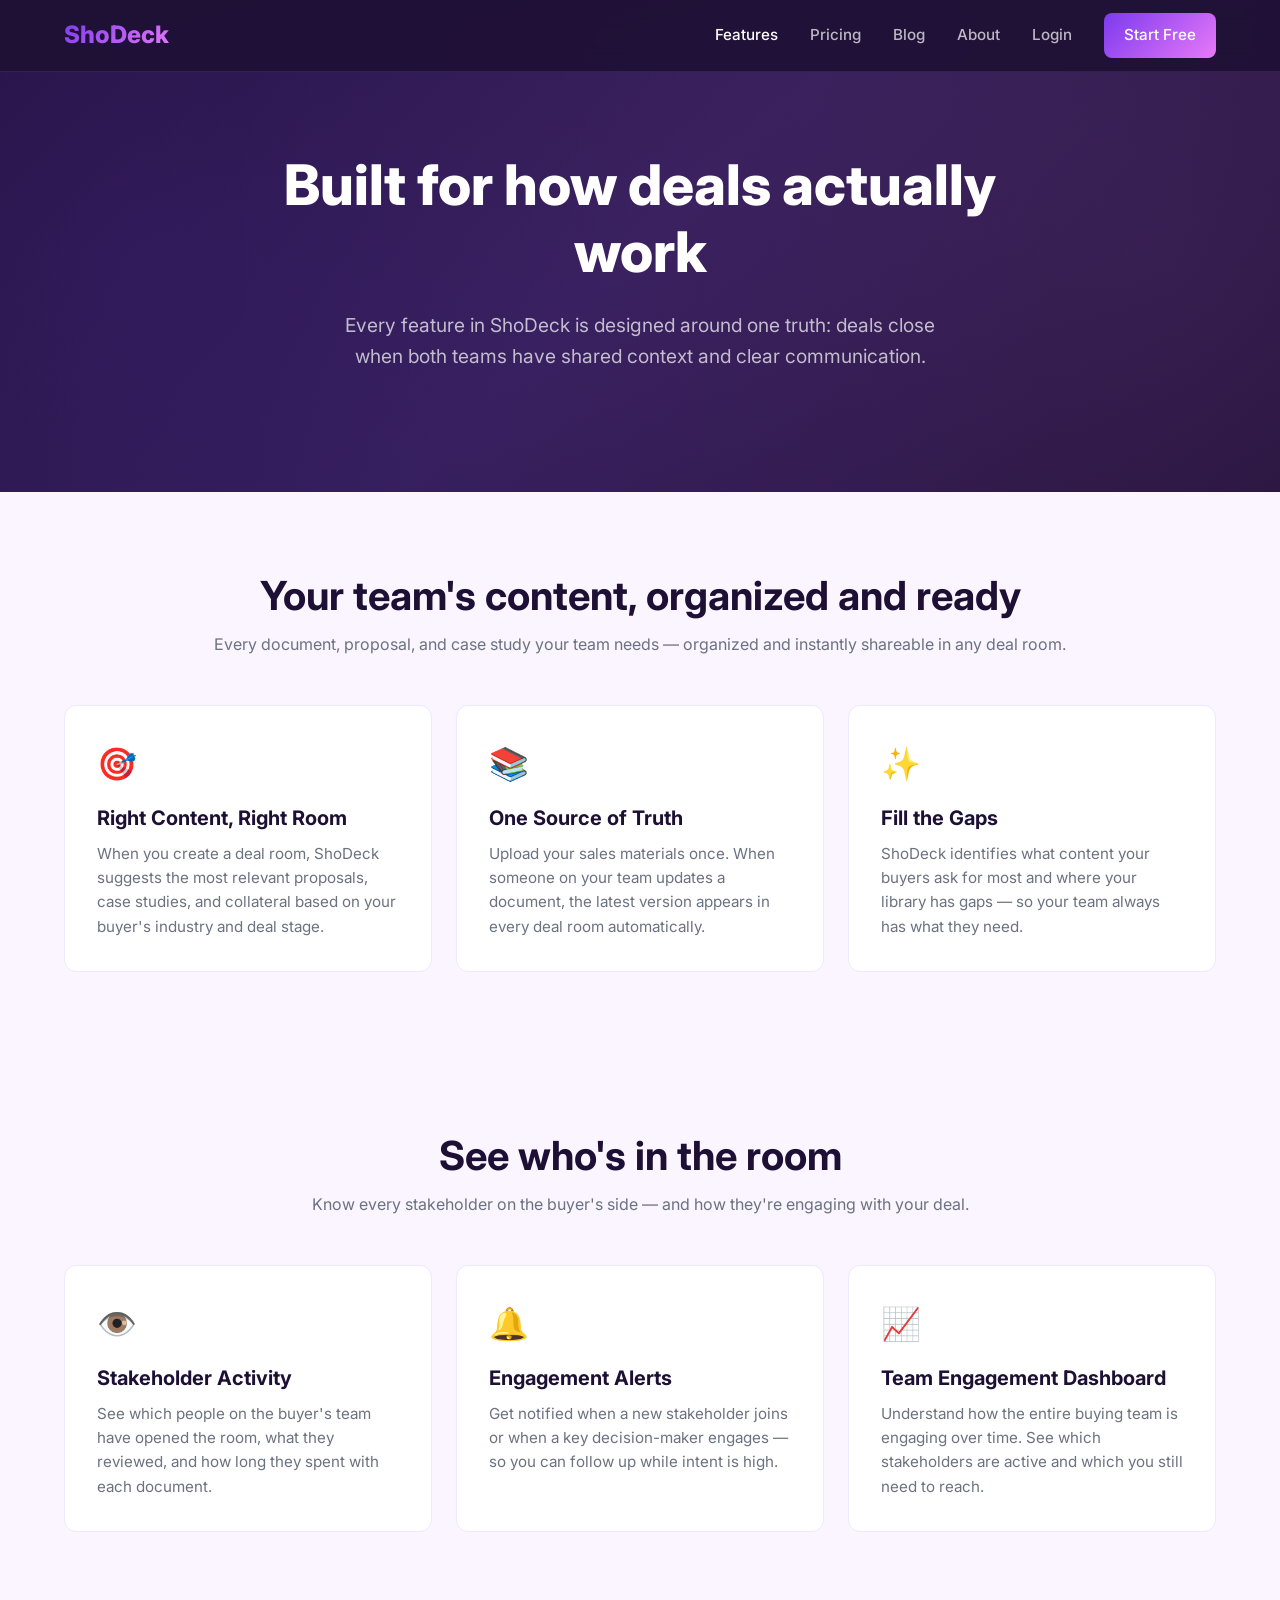
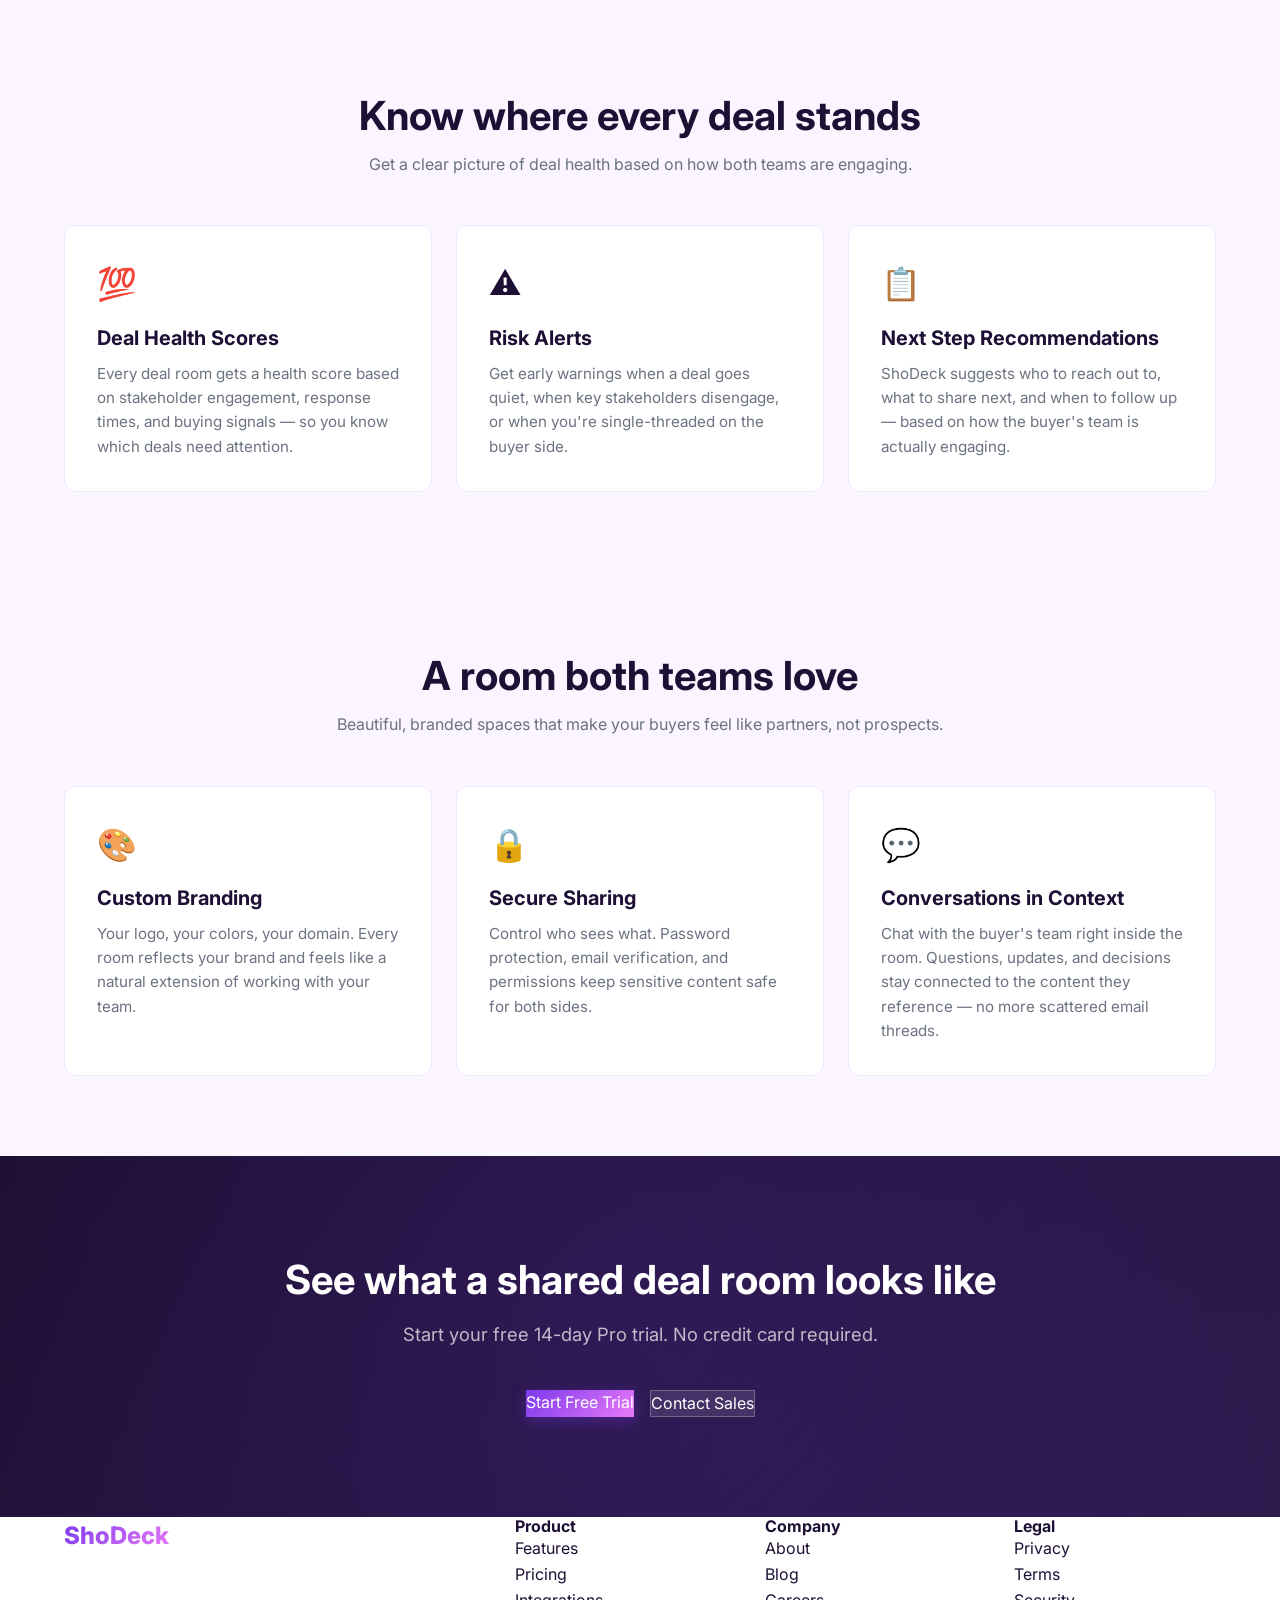
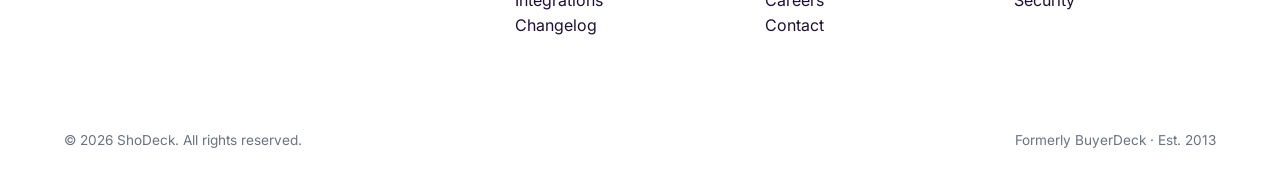
<file: features.html>
<!DOCTYPE html>
<html lang="en">
<head>
    <meta charset="UTF-8">
    <meta name="viewport" content="width=device-width, initial-scale=1.0">
    <title>Features - ShoDeck</title>
    <link rel="preconnect" href="https://fonts.googleapis.com">
    <link rel="preconnect" href="https://fonts.gstatic.com" crossorigin>
    <link href="https://fonts.googleapis.com/css2?family=Inter:wght@400;500;600;700;800&display=swap" rel="stylesheet">
    <link rel="stylesheet" href="styles.css">
</head>
<body>
    <nav class="nav">
        <div class="container">
            <a href="index.html" class="nav-logo">ShoDeck</a>
            <div class="nav-links">
                <a href="features.html" class="active">Features</a>
                <a href="pricing.html">Pricing</a>
                <a href="blog.html">Blog</a>
                <a href="about.html">About</a>
                <a href="https://app.shodeck.com/">Login</a>
                <a href="https://app.shodeck.com/signup" class="nav-cta">Start Free</a>
            </div>
            <button class="nav-hamburger" aria-label="Toggle menu">
                <span></span>
                <span></span>
                <span></span>
            </button>
        </div>
        <div class="mobile-menu">
            <a href="features.html" class="active">Features</a>
            <a href="pricing.html">Pricing</a>
            <a href="blog.html">Blog</a>
            <a href="about.html">About</a>
            <a href="https://app.shodeck.com/">Login</a>
            <a href="https://app.shodeck.com/signup" class="btn-primary">Start Free</a>
        </div>
    </nav>

    <main>
        <section class="hero">
            <div class="container">
                <h1>Built for how deals actually work</h1>
                <p>Every feature in ShoDeck is designed around one truth: deals close when both teams have shared context and clear communication.</p>
            </div>
        </section>

        <section class="feature-section">
            <div class="container">
                <div class="feature-section-header">
                    <h2>Your team's content, organized and ready</h2>
                    <p>Every document, proposal, and case study your team needs — organized and instantly shareable in any deal room.</p>
                </div>
                <div class="feature-detail-grid">
                    <div class="card animate">
                        <span class="card-icon">🎯</span>
                        <h3>Right Content, Right Room</h3>
                        <p>When you create a deal room, ShoDeck suggests the most relevant proposals, case studies, and collateral based on your buyer's industry and deal stage.</p>
                    </div>
                    <div class="card animate">
                        <span class="card-icon">📚</span>
                        <h3>One Source of Truth</h3>
                        <p>Upload your sales materials once. When someone on your team updates a document, the latest version appears in every deal room automatically.</p>
                    </div>
                    <div class="card animate">
                        <span class="card-icon">✨</span>
                        <h3>Fill the Gaps</h3>
                        <p>ShoDeck identifies what content your buyers ask for most and where your library has gaps — so your team always has what they need.</p>
                    </div>
                </div>
            </div>
        </section>

        <section class="feature-section section-light">
            <div class="container">
                <div class="feature-section-header">
                    <h2>See who's in the room</h2>
                    <p>Know every stakeholder on the buyer's side — and how they're engaging with your deal.</p>
                </div>
                <div class="feature-detail-grid">
                    <div class="card animate">
                        <span class="card-icon">👁️</span>
                        <h3>Stakeholder Activity</h3>
                        <p>See which people on the buyer's team have opened the room, what they reviewed, and how long they spent with each document.</p>
                    </div>
                    <div class="card animate">
                        <span class="card-icon">🔔</span>
                        <h3>Engagement Alerts</h3>
                        <p>Get notified when a new stakeholder joins or when a key decision-maker engages — so you can follow up while intent is high.</p>
                    </div>
                    <div class="card animate">
                        <span class="card-icon">📈</span>
                        <h3>Team Engagement Dashboard</h3>
                        <p>Understand how the entire buying team is engaging over time. See which stakeholders are active and which you still need to reach.</p>
                    </div>
                </div>
            </div>
        </section>

        <section class="feature-section">
            <div class="container">
                <div class="feature-section-header">
                    <h2>Know where every deal stands</h2>
                    <p>Get a clear picture of deal health based on how both teams are engaging.</p>
                </div>
                <div class="feature-detail-grid">
                    <div class="card animate">
                        <span class="card-icon">💯</span>
                        <h3>Deal Health Scores</h3>
                        <p>Every deal room gets a health score based on stakeholder engagement, response times, and buying signals — so you know which deals need attention.</p>
                    </div>
                    <div class="card animate">
                        <span class="card-icon">⚠️</span>
                        <h3>Risk Alerts</h3>
                        <p>Get early warnings when a deal goes quiet, when key stakeholders disengage, or when you're single-threaded on the buyer side.</p>
                    </div>
                    <div class="card animate">
                        <span class="card-icon">📋</span>
                        <h3>Next Step Recommendations</h3>
                        <p>ShoDeck suggests who to reach out to, what to share next, and when to follow up — based on how the buyer's team is actually engaging.</p>
                    </div>
                </div>
            </div>
        </section>

        <section class="feature-section section-light">
            <div class="container">
                <div class="feature-section-header">
                    <h2>A room both teams love</h2>
                    <p>Beautiful, branded spaces that make your buyers feel like partners, not prospects.</p>
                </div>
                <div class="feature-detail-grid">
                    <div class="card animate">
                        <span class="card-icon">🎨</span>
                        <h3>Custom Branding</h3>
                        <p>Your logo, your colors, your domain. Every room reflects your brand and feels like a natural extension of working with your team.</p>
                    </div>
                    <div class="card animate">
                        <span class="card-icon">🔒</span>
                        <h3>Secure Sharing</h3>
                        <p>Control who sees what. Password protection, email verification, and permissions keep sensitive content safe for both sides.</p>
                    </div>
                    <div class="card animate">
                        <span class="card-icon">💬</span>
                        <h3>Conversations in Context</h3>
                        <p>Chat with the buyer's team right inside the room. Questions, updates, and decisions stay connected to the content they reference — no more scattered email threads.</p>
                    </div>
                </div>
            </div>
        </section>

        <section class="cta-section">
            <div class="container">
                <h2>See what a shared deal room looks like</h2>
                <p>Start your free 14-day Pro trial. No credit card required.</p>
                <div class="btn-group">
                    <a href="https://app.shodeck.com/signup" class="btn-primary">Start Free Trial</a>
                    <a href="mailto:hello@shodeck.com" class="btn-secondary">Contact Sales</a>
                </div>
            </div>
        </section>
    </main>

    <footer>
        <div class="container">
            <div class="footer-grid">
                <div class="footer-brand">
                    <a href="index.html" class="nav-logo">ShoDeck</a>
                    <p>The shared deal room where selling teams and buying teams come together to build context, communicate, and close.</p>
                </div>
                <div class="footer-col">
                    <h4>Product</h4>
                    <ul>
                        <li><a href="features.html">Features</a></li>
                        <li><a href="pricing.html">Pricing</a></li>
                        <li><a href="#">Integrations</a></li>
                        <li><a href="#">Changelog</a></li>
                    </ul>
                </div>
                <div class="footer-col">
                    <h4>Company</h4>
                    <ul>
                        <li><a href="about.html">About</a></li>
                        <li><a href="blog.html">Blog</a></li>
                        <li><a href="#">Careers</a></li>
                        <li><a href="mailto:hello@shodeck.com">Contact</a></li>
                    </ul>
                </div>
                <div class="footer-col">
                    <h4>Legal</h4>
                    <ul>
                        <li><a href="#">Privacy</a></li>
                        <li><a href="#">Terms</a></li>
                        <li><a href="#">Security</a></li>
                    </ul>
                </div>
            </div>
            <div class="footer-bottom">
                <p>&copy; 2026 ShoDeck. All rights reserved.</p>
                <p>Formerly BuyerDeck &middot; Est. 2013</p>
            </div>
        </div>
    </footer>

    <script src="script.js"></script>
</body>
</html>
</file>
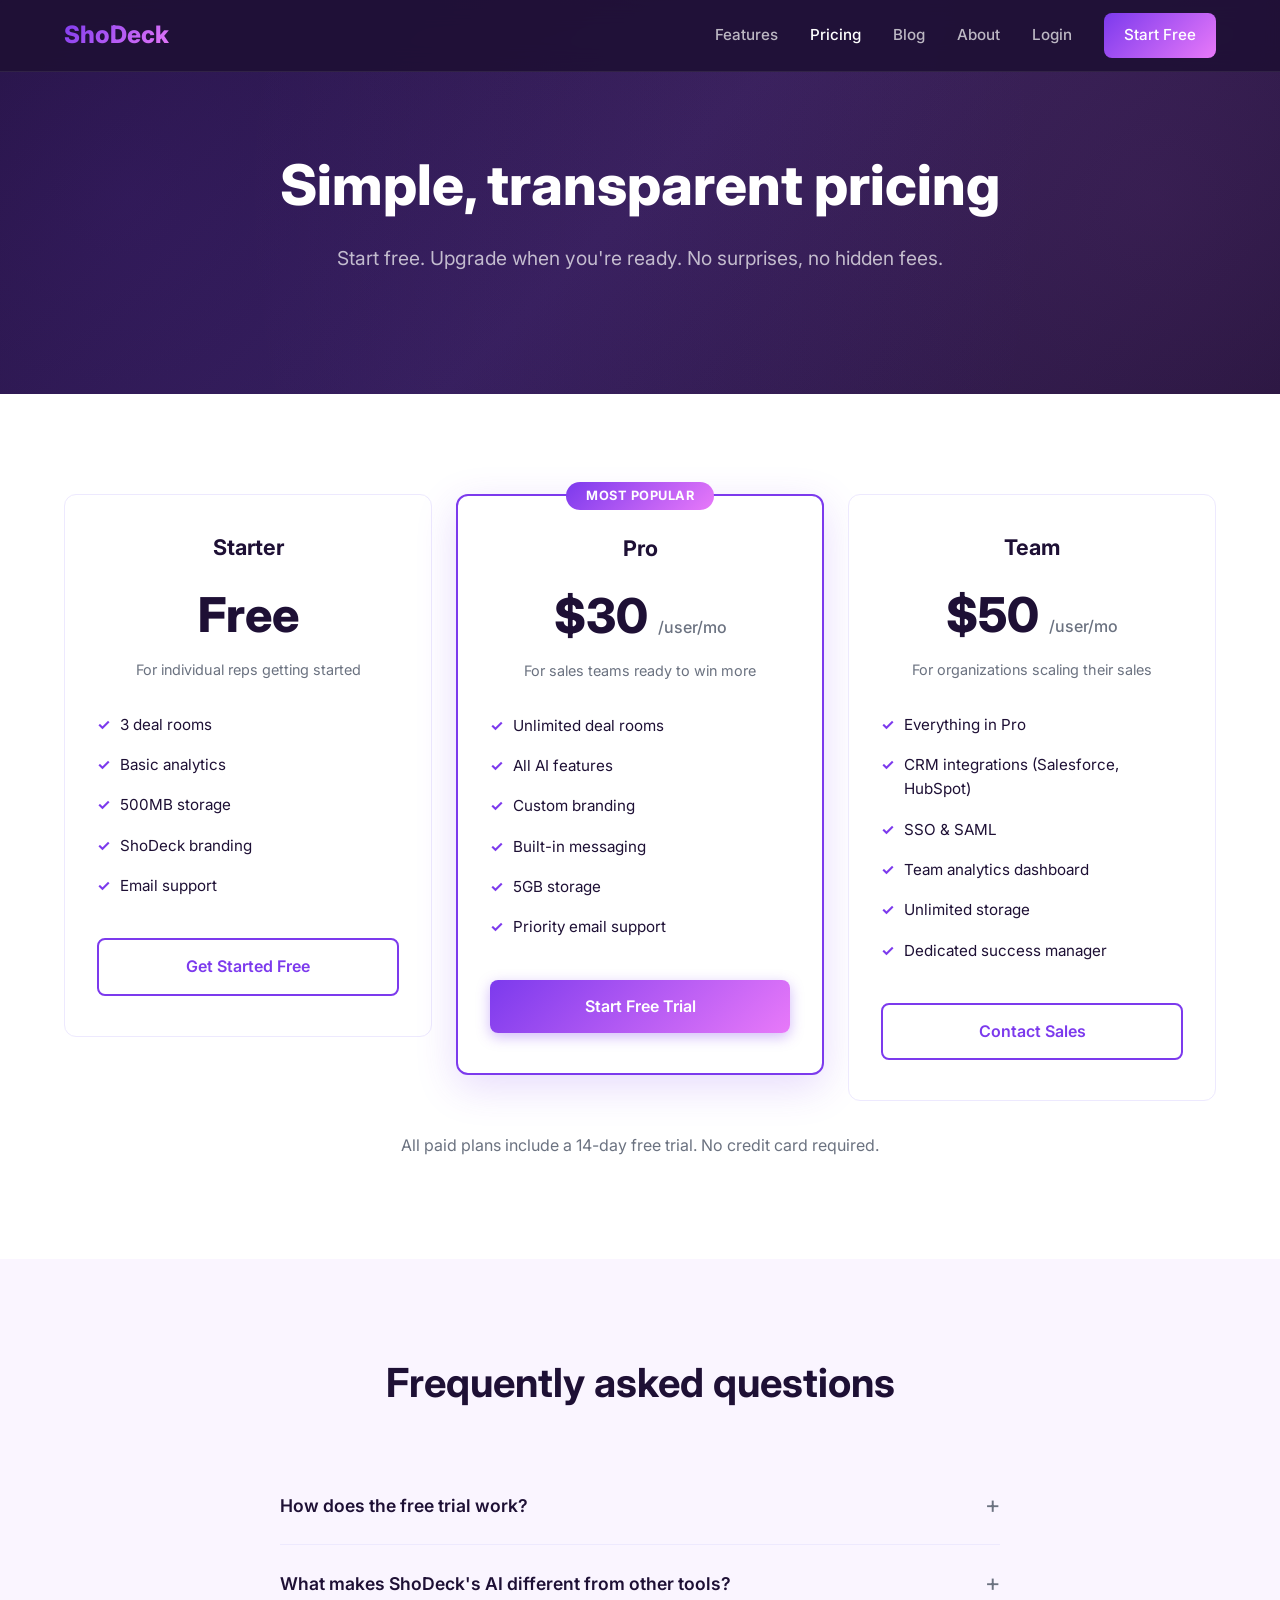
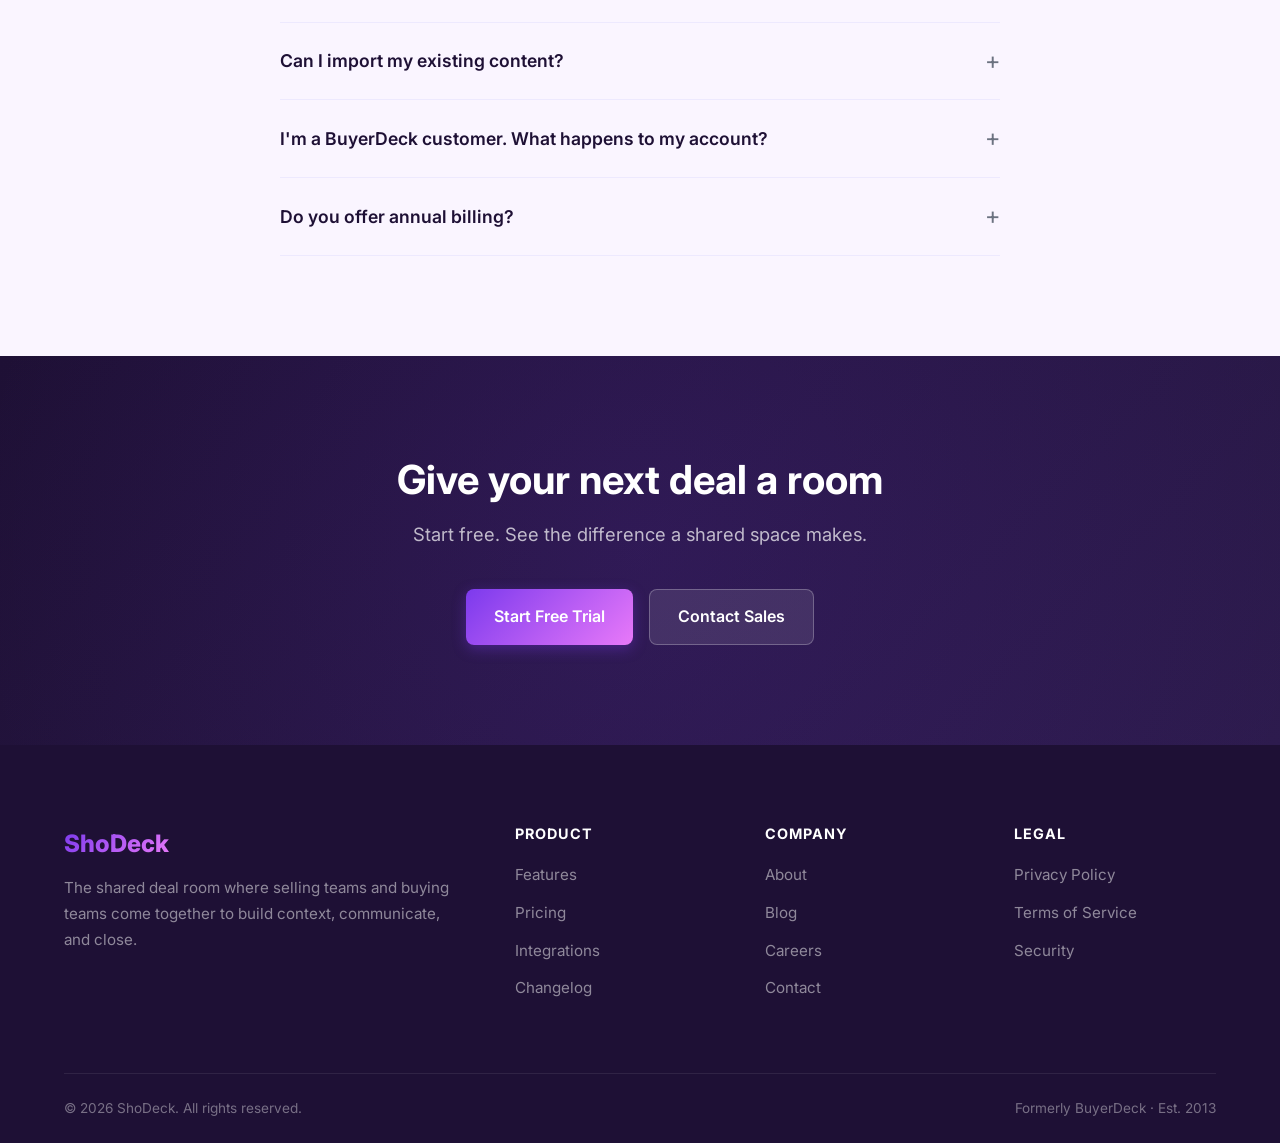
<file: pricing.html>
<!DOCTYPE html>
<html lang="en">
<head>
    <meta charset="UTF-8">
    <meta name="viewport" content="width=device-width, initial-scale=1.0">
    <title>Pricing — ShoDeck</title>
    <meta name="description" content="Simple, transparent pricing for ShoDeck. Start free, upgrade when you're ready. No surprises, no hidden fees.">
    <link rel="preconnect" href="https://fonts.googleapis.com">
    <link rel="preconnect" href="https://fonts.gstatic.com" crossorigin>
    <link href="https://fonts.googleapis.com/css2?family=Inter:wght@400;500;600;700;800&display=swap" rel="stylesheet">
    <link rel="stylesheet" href="styles.css">
</head>
<body>

    <!-- Navigation -->
    <nav class="nav">
        <div class="container">
            <a href="index.html" class="nav-logo">ShoDeck</a>
            <div class="nav-links">
                <a href="features.html">Features</a>
                <a href="pricing.html" class="active">Pricing</a>
                <a href="blog.html">Blog</a>
                <a href="about.html">About</a>
                <a href="https://app.shodeck.com/">Login</a>
                <a href="https://app.shodeck.com/signup" class="nav-cta">Start Free</a>
            </div>
            <button class="nav-hamburger" aria-label="Toggle menu">
                <span></span>
                <span></span>
                <span></span>
            </button>
        </div>
        <div class="mobile-menu">
            <a href="features.html">Features</a>
            <a href="pricing.html" class="active">Pricing</a>
            <a href="blog.html">Blog</a>
            <a href="about.html">About</a>
            <a href="https://app.shodeck.com/">Login</a>
            <a href="https://app.shodeck.com/signup" class="btn btn-primary">Start Free</a>
        </div>
    </nav>

    <!-- Hero -->
    <section class="hero">
        <div class="container">
            <h1>Simple, transparent pricing</h1>
            <p>Start free. Upgrade when you're ready. No surprises, no hidden fees.</p>
        </div>
    </section>

    <!-- Pricing Cards -->
    <section class="section">
        <div class="container">
            <div class="pricing-grid">

                <!-- Starter -->
                <div class="pricing-card animate">
                    <h3>Starter</h3>
                    <div class="pricing-price">Free</div>
                    <p class="pricing-desc">For individual reps getting started</p>
                    <ul class="pricing-features">
                        <li>3 deal rooms</li>
                        <li>Basic analytics</li>
                        <li>500MB storage</li>
                        <li>ShoDeck branding</li>
                        <li>Email support</li>
                    </ul>
                    <a href="https://app.shodeck.com/signup" class="btn btn-outline">Get Started Free</a>
                </div>

                <!-- Pro (Featured) -->
                <div class="pricing-card featured animate">
                    <span class="pricing-badge">Most Popular</span>
                    <h3>Pro</h3>
                    <div class="pricing-price">$30 <span>/user/mo</span></div>
                    <p class="pricing-desc">For sales teams ready to win more</p>
                    <ul class="pricing-features">
                        <li>Unlimited deal rooms</li>
                        <li>All AI features</li>
                        <li>Custom branding</li>
                        <li>Built-in messaging</li>
                        <li>5GB storage</li>
                        <li>Priority email support</li>
                    </ul>
                    <a href="https://app.shodeck.com/signup" class="btn btn-primary">Start Free Trial</a>
                </div>

                <!-- Team -->
                <div class="pricing-card animate">
                    <h3>Team</h3>
                    <div class="pricing-price">$50 <span>/user/mo</span></div>
                    <p class="pricing-desc">For organizations scaling their sales</p>
                    <ul class="pricing-features">
                        <li>Everything in Pro</li>
                        <li>CRM integrations (Salesforce, HubSpot)</li>
                        <li>SSO &amp; SAML</li>
                        <li>Team analytics dashboard</li>
                        <li>Unlimited storage</li>
                        <li>Dedicated success manager</li>
                    </ul>
                    <a href="mailto:hello@shodeck.com" class="btn btn-outline">Contact Sales</a>
                </div>

            </div>
            <p style="text-align: center; margin-top: 2rem; color: var(--text-secondary, #6b7280);">All paid plans include a 14-day free trial. No credit card required.</p>
        </div>
    </section>

    <!-- FAQ -->
    <section class="section section-light">
        <div class="container">
            <div class="section-header">
                <h2>Frequently asked questions</h2>
            </div>
            <div class="faq-list">

                <div class="faq-item">
                    <h4 class="faq-question">How does the free trial work?</h4>
                    <p class="faq-answer">Start a 14-day free trial of our Pro plan instantly — no credit card required. You get full access to all Pro features including AI content matching, deal intelligence, and unlimited rooms. At the end of your trial, you can choose to subscribe or drop down to our free Starter plan.</p>
                </div>

                <div class="faq-item">
                    <h4 class="faq-question">What makes ShoDeck's AI different from other tools?</h4>
                    <p class="faq-answer">ShoDeck's AI is purpose-built for B2B sales. Unlike generic AI tools, our models are trained on sales engagement patterns and understand deal dynamics. The AI doesn't just summarize — it actively recommends content, scores deal health, identifies risks, and drafts follow-ups based on real buyer behavior.</p>
                </div>

                <div class="faq-item">
                    <h4 class="faq-question">Can I import my existing content?</h4>
                    <p class="faq-answer">Yes. ShoDeck supports bulk upload of PDFs, presentations, videos, and documents. Our AI automatically tags and categorizes your content, making it instantly searchable and ready for deal room inclusion.</p>
                </div>

                <div class="faq-item">
                    <h4 class="faq-question">I'm a BuyerDeck customer. What happens to my account?</h4>
                    <p class="faq-answer">Welcome! BuyerDeck is now ShoDeck. Your account, data, and rooms have been automatically migrated. You'll find everything exactly where you left it, plus all the new AI features. If you need help, reach out to <a href="mailto:hello@shodeck.com">hello@shodeck.com</a>.</p>
                </div>

                <div class="faq-item">
                    <h4 class="faq-question">Do you offer annual billing?</h4>
                    <p class="faq-answer">Yes. Annual plans save you 20% compared to monthly billing. Contact our sales team at <a href="mailto:hello@shodeck.com">hello@shodeck.com</a> for annual pricing and volume discounts for larger teams.</p>
                </div>

            </div>
        </div>
    </section>

    <!-- CTA -->
    <section class="cta-section">
        <div class="container">
            <h2>Give your next deal a room</h2>
            <p>Start free. See the difference a shared space makes.</p>
            <div class="btn-group">
                <a href="https://app.shodeck.com/signup" class="btn btn-primary">Start Free Trial</a>
                <a href="mailto:hello@shodeck.com" class="btn btn-secondary">Contact Sales</a>
            </div>
        </div>
    </section>

    <!-- Footer -->
    <footer class="footer">
        <div class="container">
            <div class="footer-grid">
                <div class="footer-brand">
                    <a href="index.html" class="nav-logo">ShoDeck</a>
                    <p>The shared deal room where selling teams and buying teams come together to build context, communicate, and close.</p>
                </div>
                <div class="footer-column">
                    <h4>Product</h4>
                    <ul>
                        <li><a href="features.html">Features</a></li>
                        <li><a href="pricing.html">Pricing</a></li>
                        <li><a href="#">Integrations</a></li>
                        <li><a href="#">Changelog</a></li>
                    </ul>
                </div>
                <div class="footer-column">
                    <h4>Company</h4>
                    <ul>
                        <li><a href="about.html">About</a></li>
                        <li><a href="blog.html">Blog</a></li>
                        <li><a href="#">Careers</a></li>
                        <li><a href="mailto:hello@shodeck.com">Contact</a></li>
                    </ul>
                </div>
                <div class="footer-column">
                    <h4>Legal</h4>
                    <ul>
                        <li><a href="#">Privacy Policy</a></li>
                        <li><a href="#">Terms of Service</a></li>
                        <li><a href="#">Security</a></li>
                    </ul>
                </div>
            </div>
            <div class="footer-bottom">
                <span>&copy; 2026 ShoDeck. All rights reserved.</span>
                <span>Formerly BuyerDeck &middot; Est. 2013</span>
            </div>
        </div>
    </footer>

    <script src="script.js"></script>
</body>
</html>
</file>
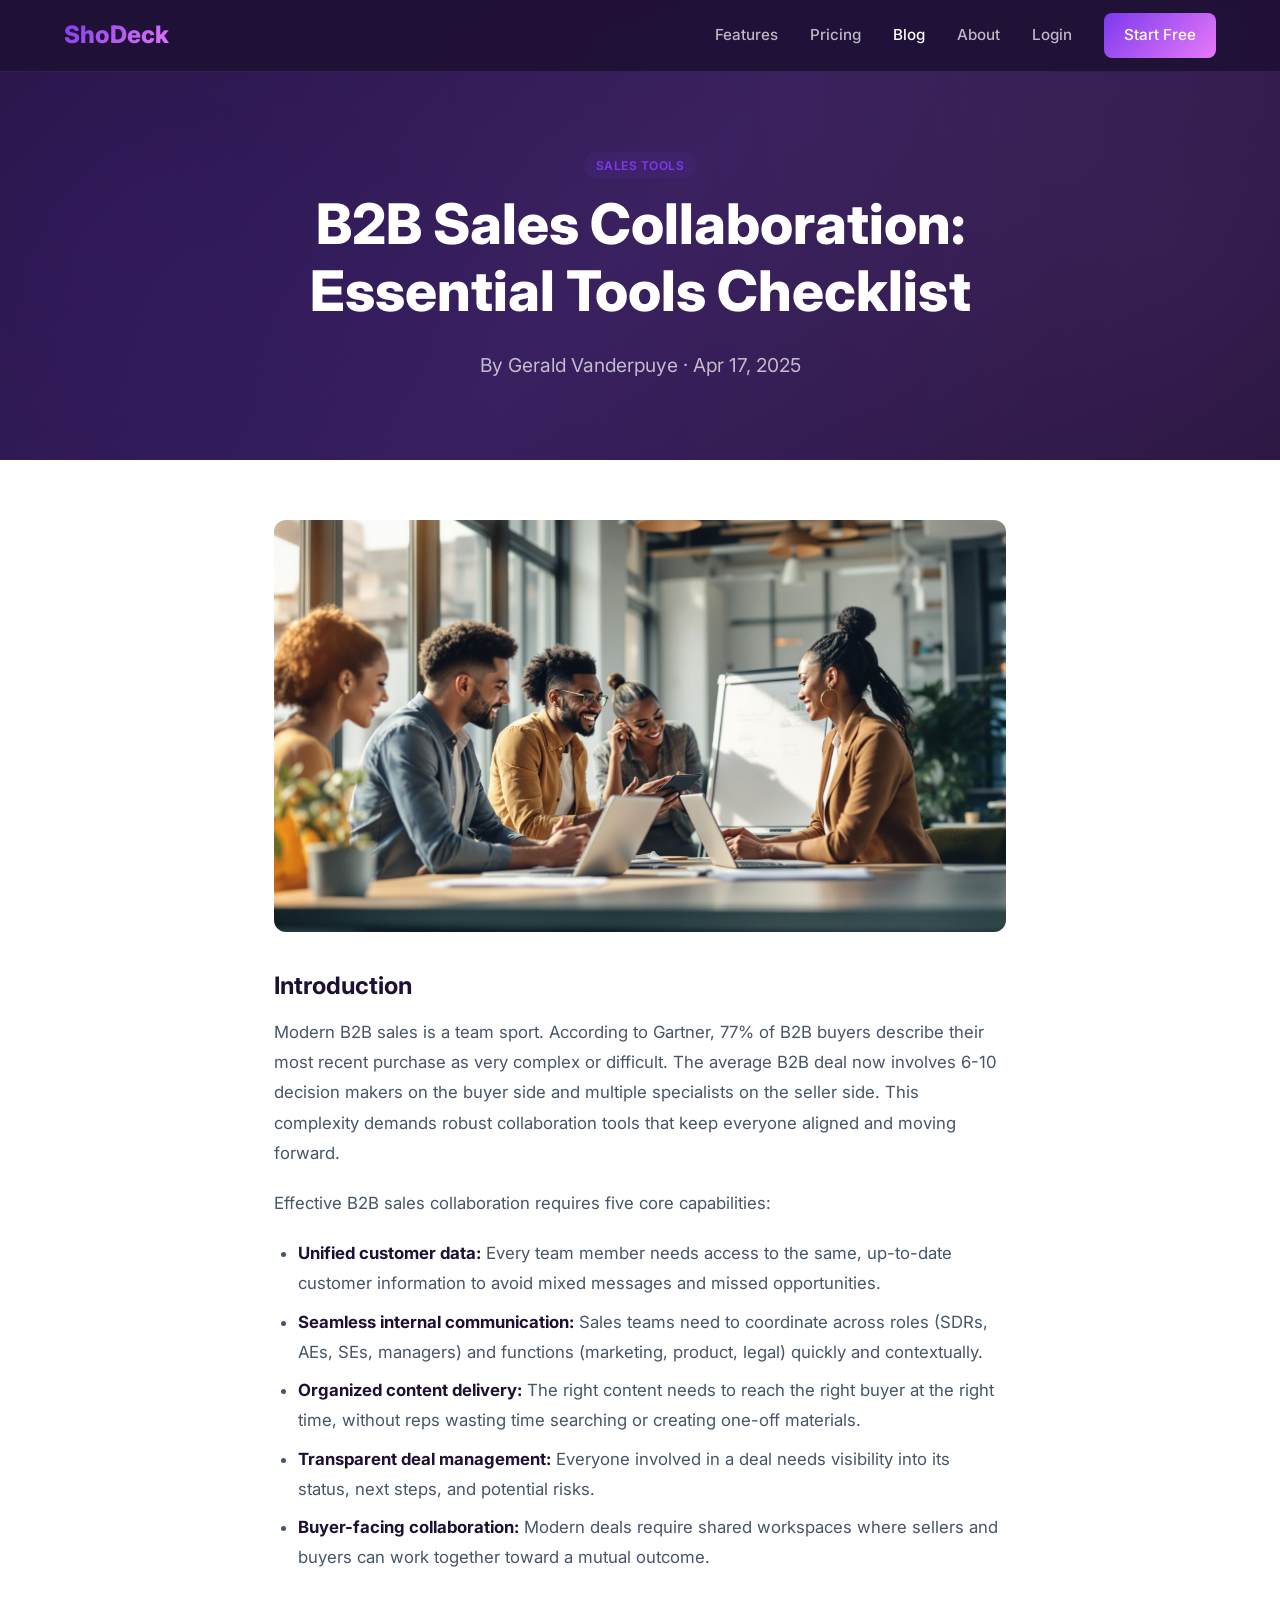
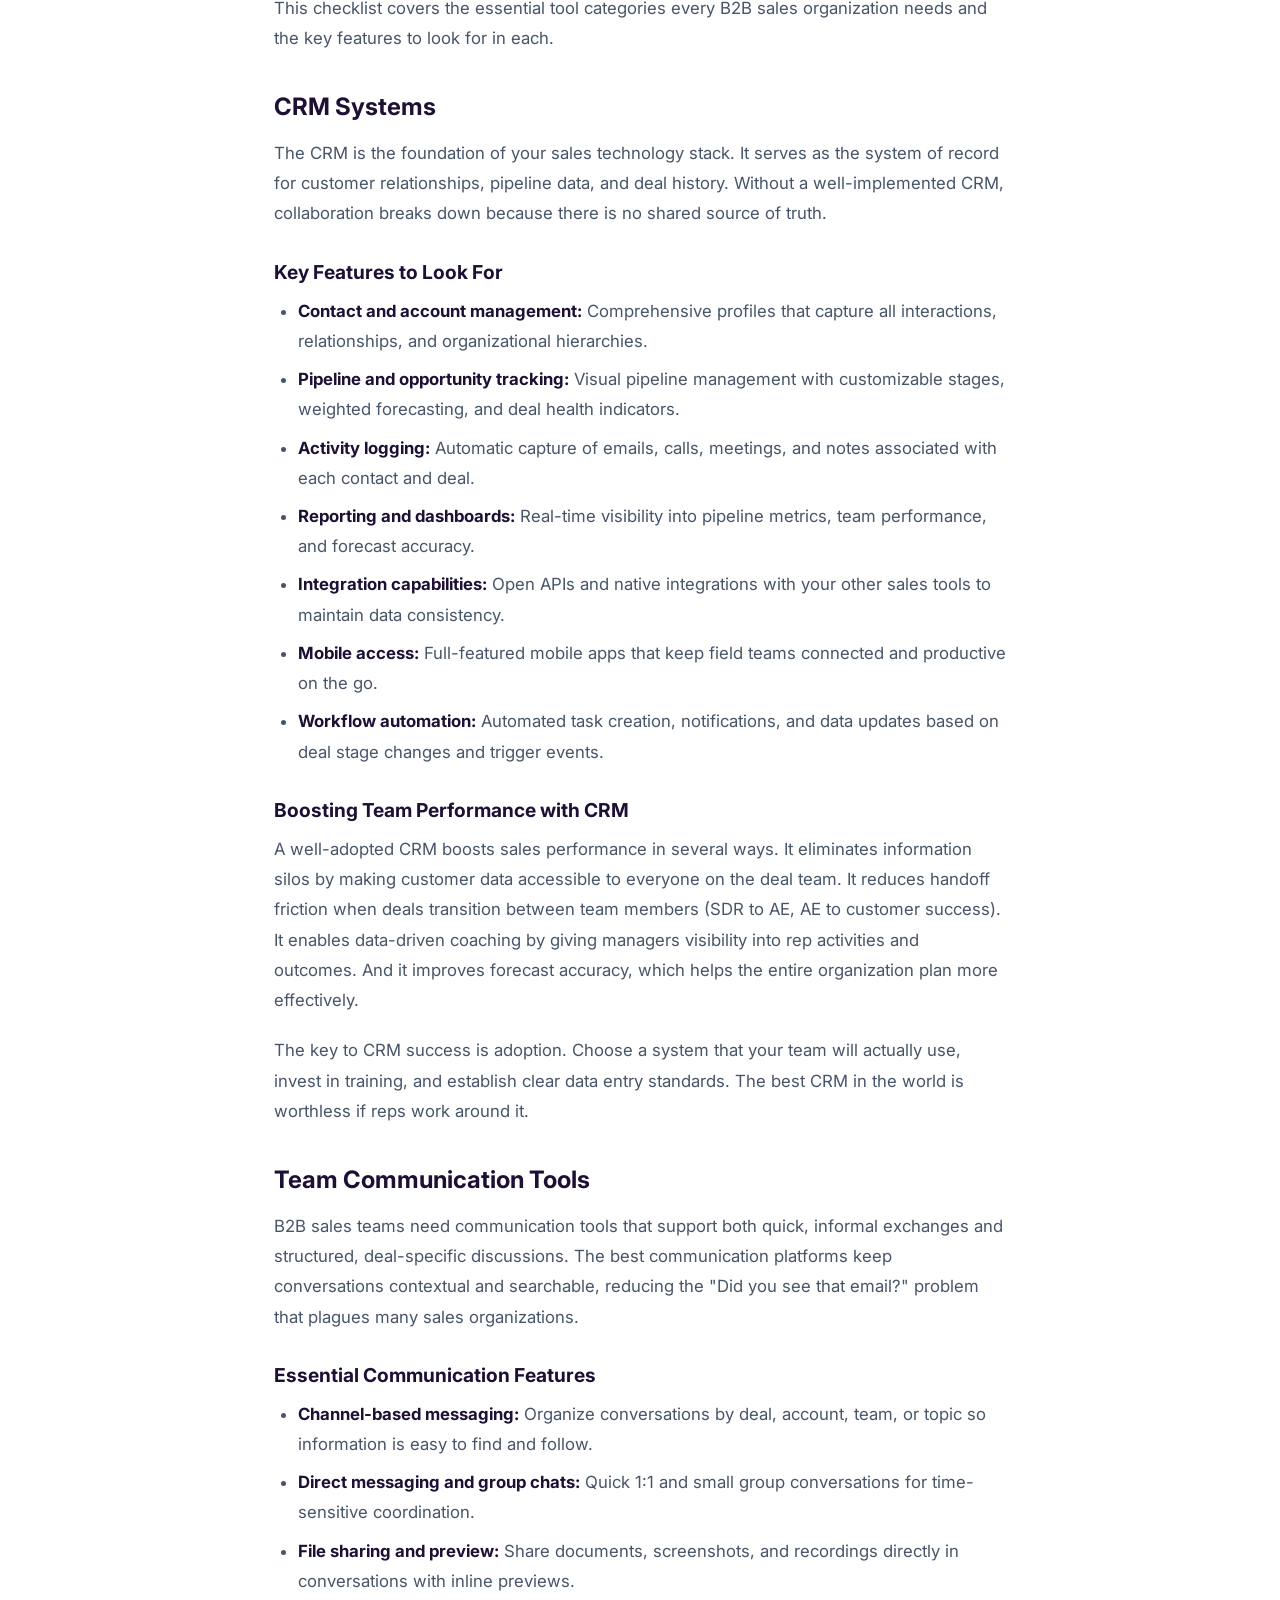
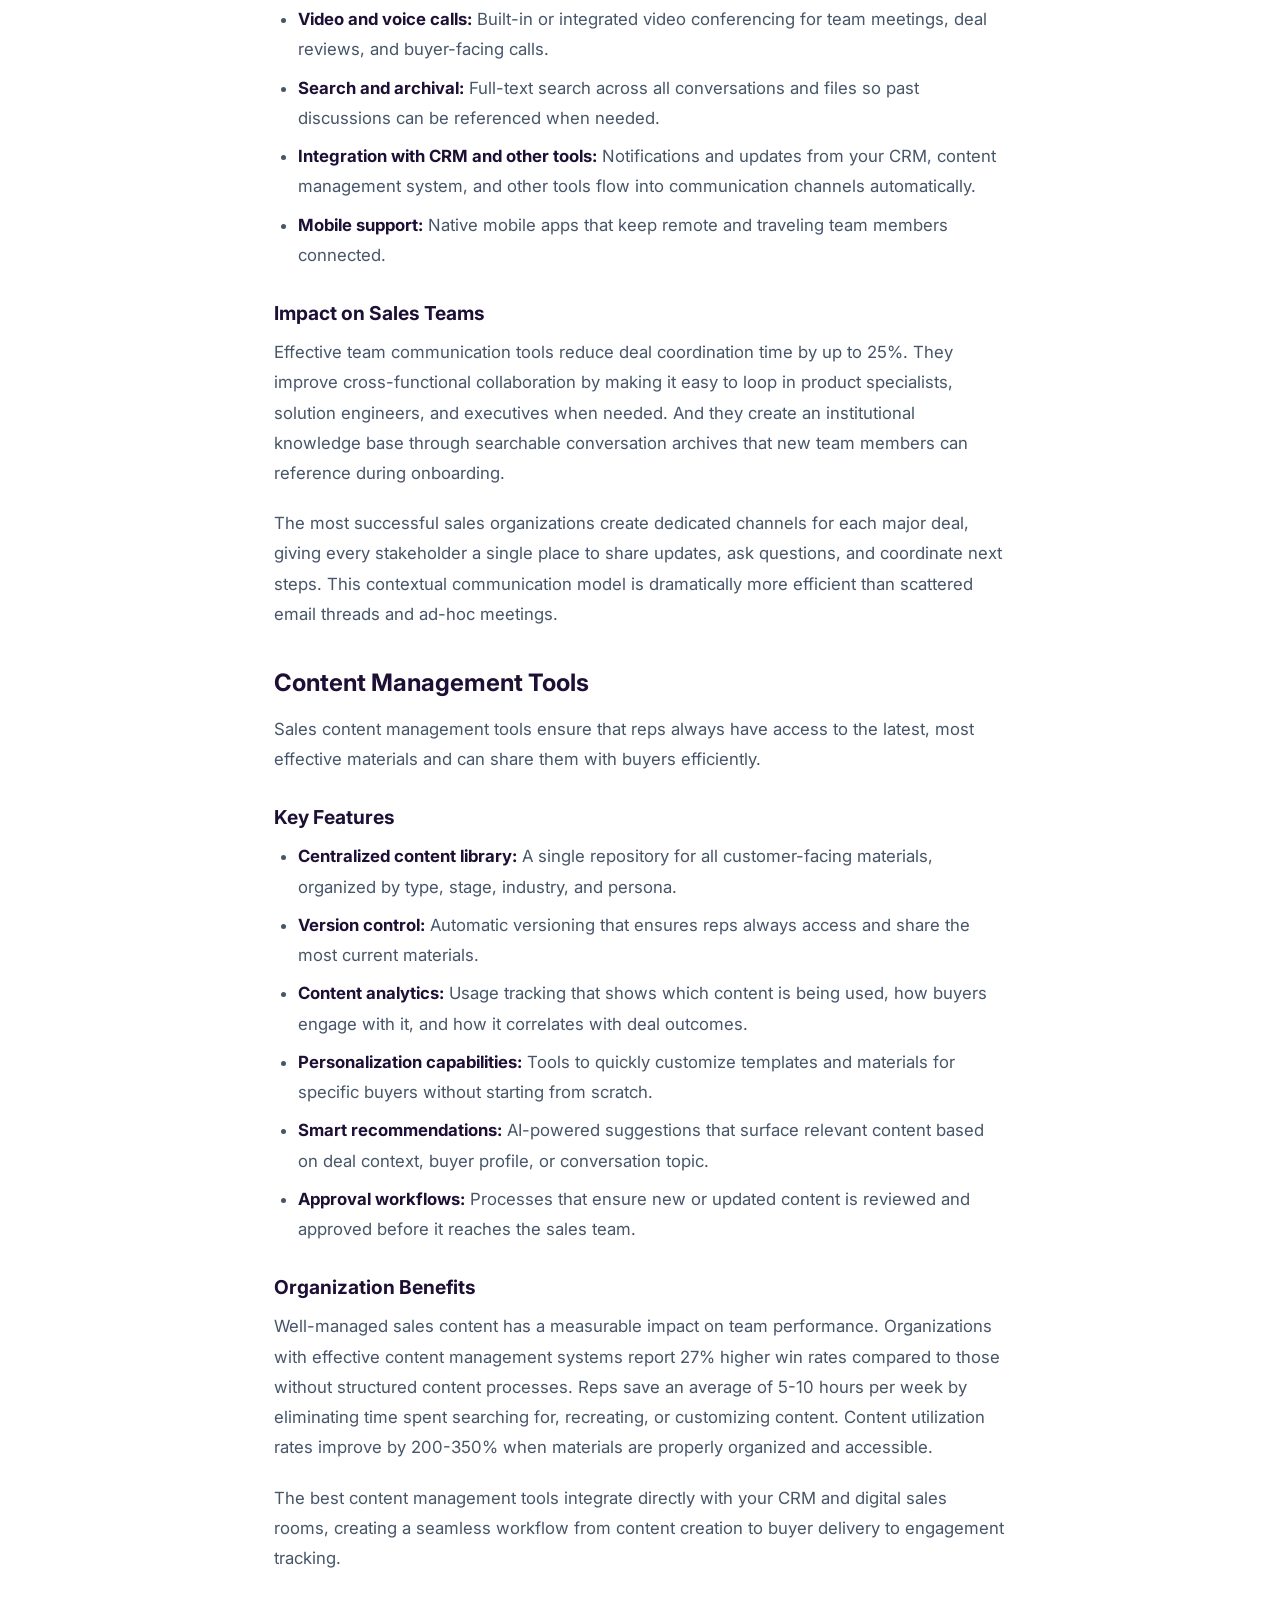
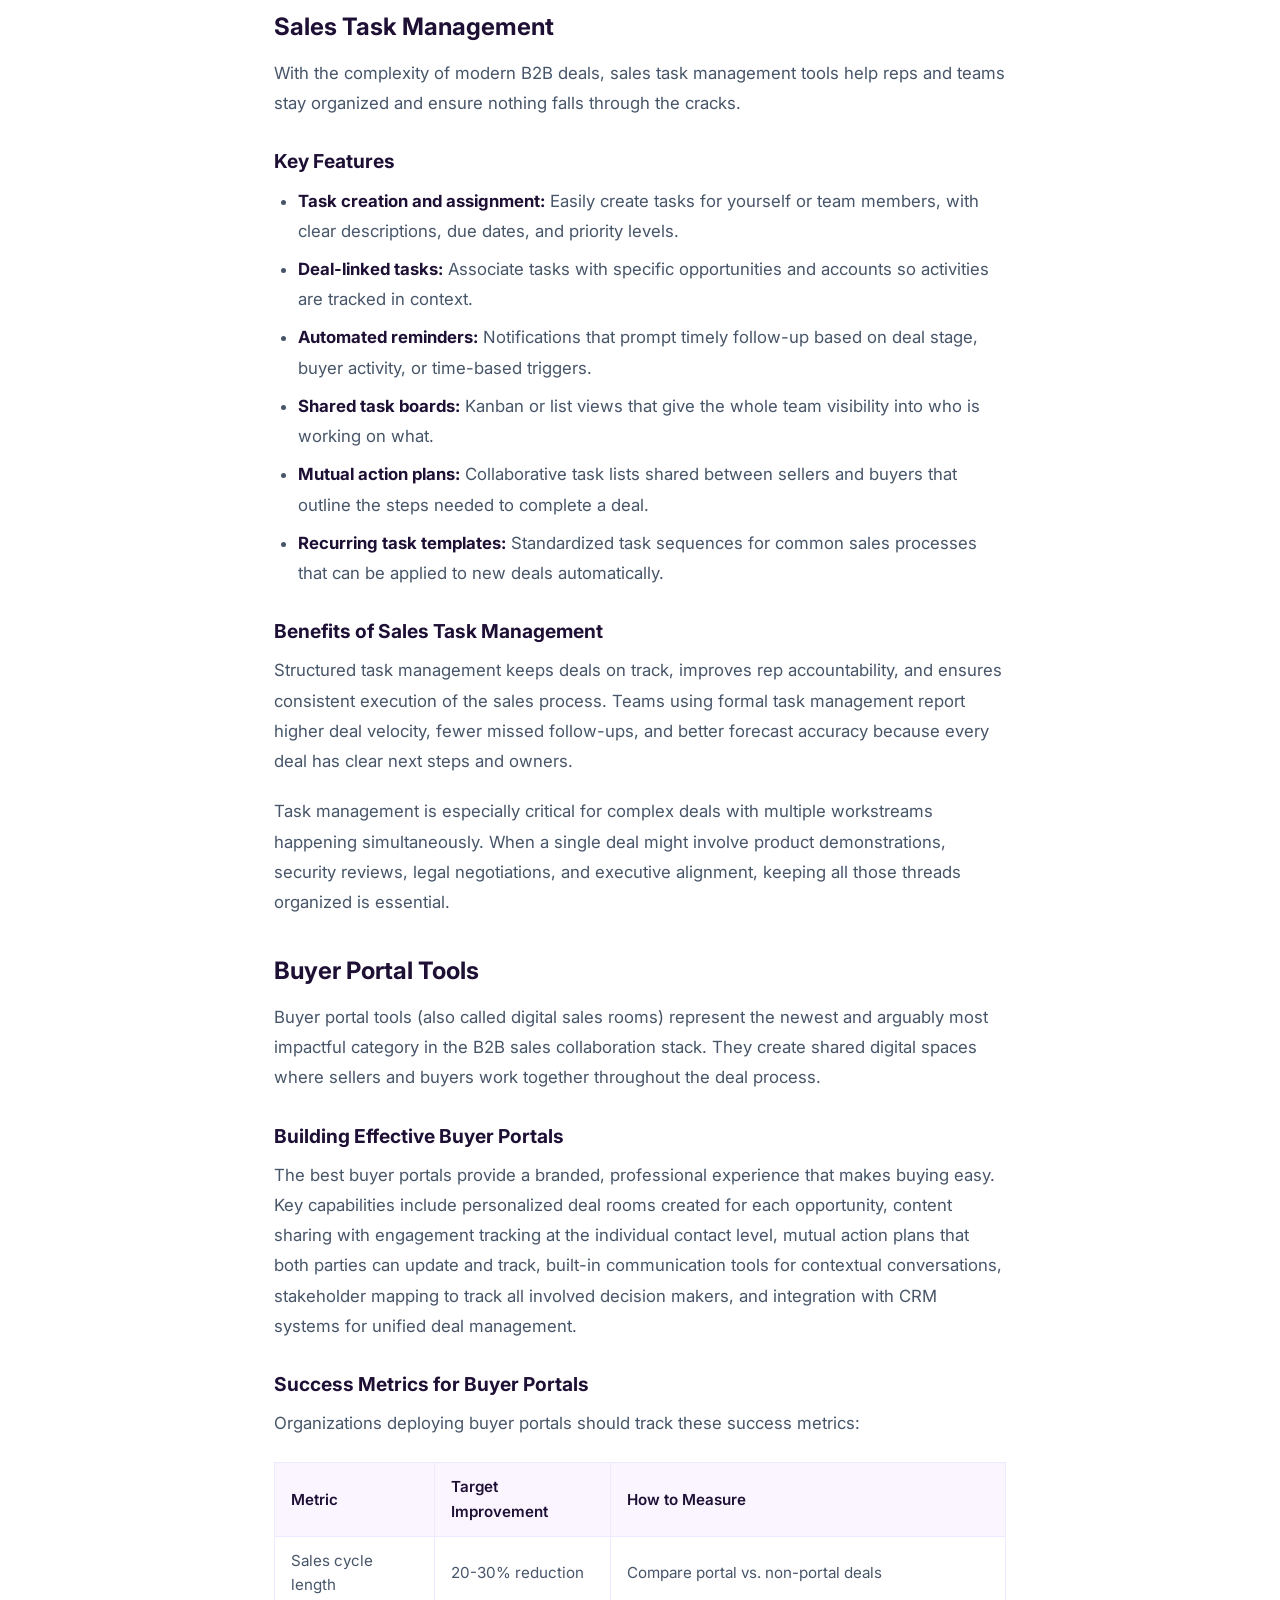
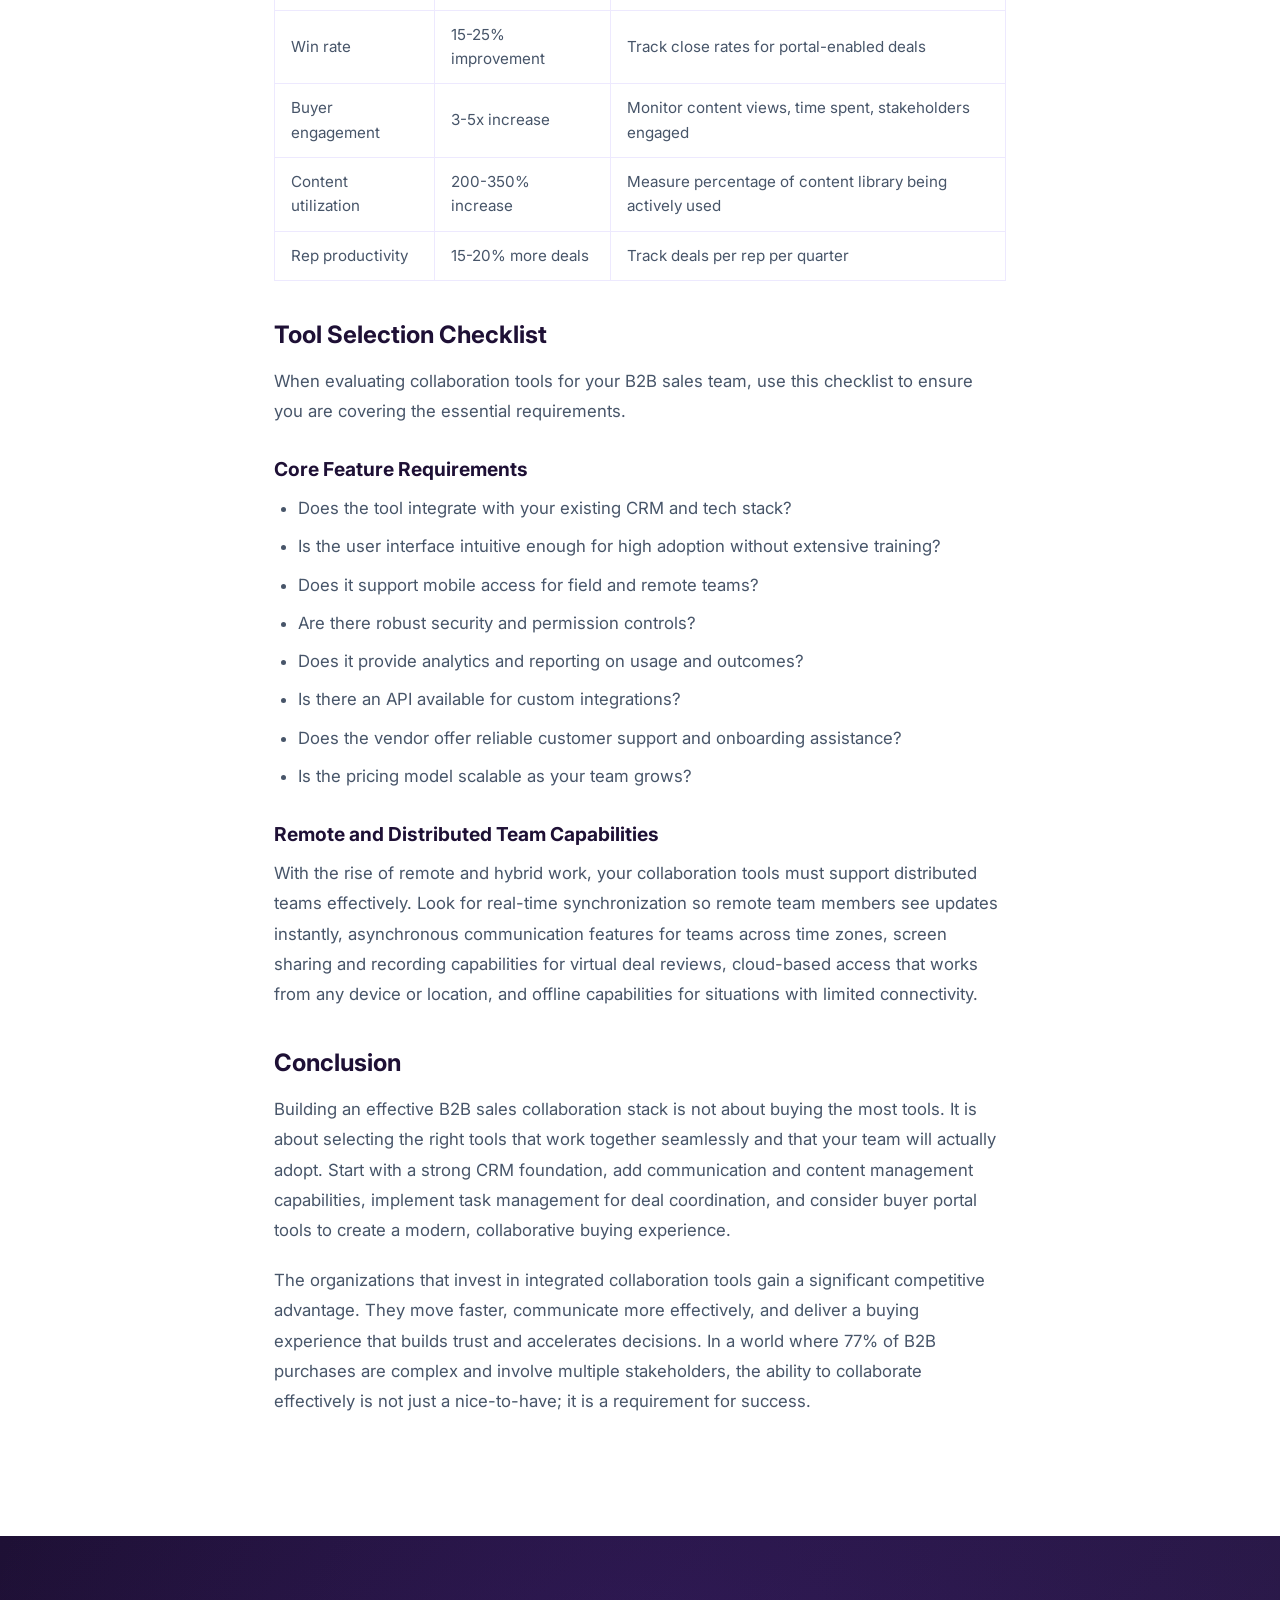
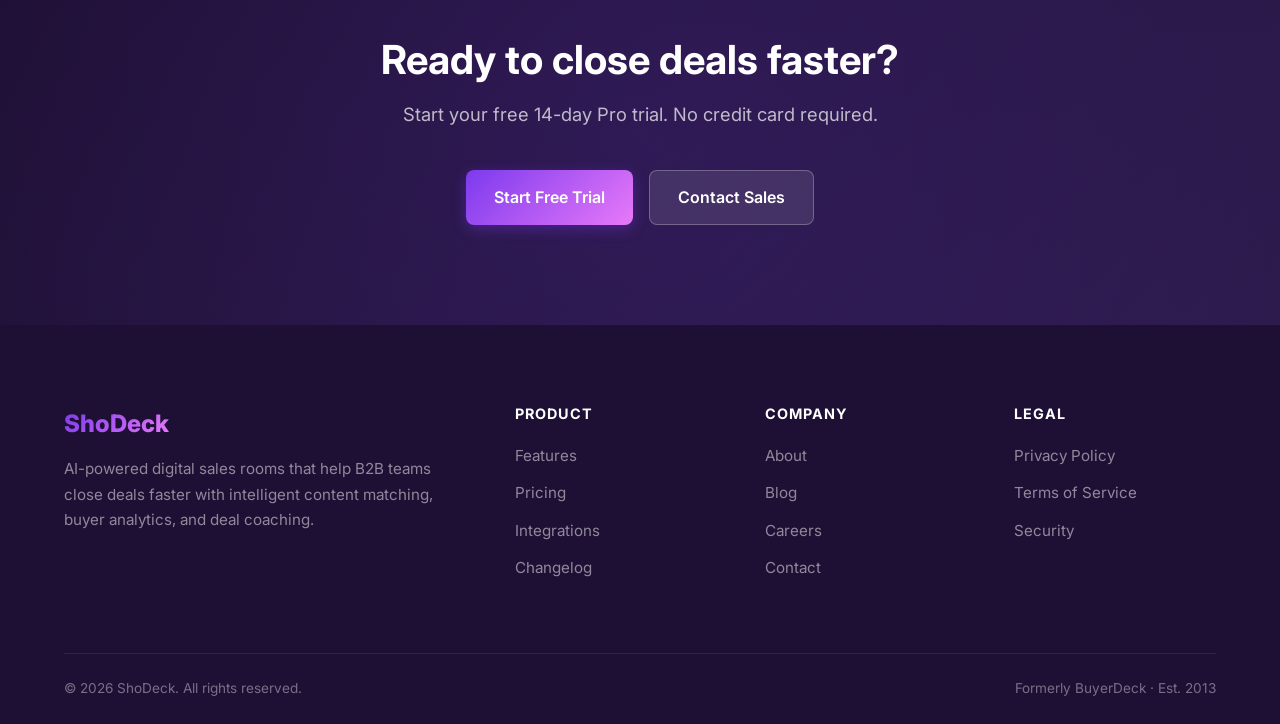
<file: blog/b2b-sales-collaboration.html>
<!DOCTYPE html>
<html lang="en">
<head>
    <meta charset="UTF-8">
    <meta name="viewport" content="width=device-width, initial-scale=1.0">
    <title>B2B Sales Collaboration: Essential Tools Checklist — ShoDeck Blog</title>
    <meta name="description" content="A comprehensive checklist of essential B2B sales collaboration tools, from CRM systems and team communication to content management and buyer portals.">
    <link rel="preconnect" href="https://fonts.googleapis.com">
    <link rel="preconnect" href="https://fonts.gstatic.com" crossorigin>
    <link href="https://fonts.googleapis.com/css2?family=Inter:wght@400;500;600;700;800&display=swap" rel="stylesheet">
    <link rel="stylesheet" href="../styles.css">
</head>
<body>
    <nav class="nav">
        <div class="container">
            <a href="../index.html" class="nav-logo">ShoDeck</a>
            <div class="nav-links">
                <a href="../features.html">Features</a>
                <a href="../pricing.html">Pricing</a>
                <a href="../blog.html" class="active">Blog</a>
                <a href="../about.html">About</a>
                <a href="https://app.shodeck.com/">Login</a>
                <a href="https://app.shodeck.com/signup" class="nav-cta">Start Free</a>
            </div>
            <button class="nav-hamburger" aria-label="Toggle menu">
                <span></span><span></span><span></span>
            </button>
        </div>
        <div class="mobile-menu">
            <a href="../features.html">Features</a>
            <a href="../pricing.html">Pricing</a>
            <a href="../blog.html" class="active">Blog</a>
            <a href="../about.html">About</a>
            <a href="https://app.shodeck.com/">Login</a>
            <a href="https://app.shodeck.com/signup" class="nav-cta">Start Free</a>
        </div>
    </nav>

    <section class="hero" style="padding-bottom:40px">
        <div class="container">
            <span class="blog-tag">Sales Tools</span>
            <h1>B2B Sales Collaboration: Essential Tools Checklist</h1>
            <p>By Gerald Vanderpuye · Apr 17, 2025</p>
        </div>
    </section>

    <section class="section" style="padding-top:60px">
        <div class="blog-post">
            <img src="../images/blog/b2b-sales-collaboration.jpg" alt="B2B Sales Collaboration: Essential Tools Checklist" class="blog-post-hero-img">
            <div class="blog-post-content">

                <h2>Introduction</h2>
                <p>Modern B2B sales is a team sport. According to Gartner, 77% of B2B buyers describe their most recent purchase as very complex or difficult. The average B2B deal now involves 6-10 decision makers on the buyer side and multiple specialists on the seller side. This complexity demands robust collaboration tools that keep everyone aligned and moving forward.</p>
                <p>Effective B2B sales collaboration requires five core capabilities:</p>
                <ul>
                    <li><strong>Unified customer data:</strong> Every team member needs access to the same, up-to-date customer information to avoid mixed messages and missed opportunities.</li>
                    <li><strong>Seamless internal communication:</strong> Sales teams need to coordinate across roles (SDRs, AEs, SEs, managers) and functions (marketing, product, legal) quickly and contextually.</li>
                    <li><strong>Organized content delivery:</strong> The right content needs to reach the right buyer at the right time, without reps wasting time searching or creating one-off materials.</li>
                    <li><strong>Transparent deal management:</strong> Everyone involved in a deal needs visibility into its status, next steps, and potential risks.</li>
                    <li><strong>Buyer-facing collaboration:</strong> Modern deals require shared workspaces where sellers and buyers can work together toward a mutual outcome.</li>
                </ul>
                <p>This checklist covers the essential tool categories every B2B sales organization needs and the key features to look for in each.</p>

                <h2>CRM Systems</h2>
                <p>The CRM is the foundation of your sales technology stack. It serves as the system of record for customer relationships, pipeline data, and deal history. Without a well-implemented CRM, collaboration breaks down because there is no shared source of truth.</p>

                <h3>Key Features to Look For</h3>
                <ul>
                    <li><strong>Contact and account management:</strong> Comprehensive profiles that capture all interactions, relationships, and organizational hierarchies.</li>
                    <li><strong>Pipeline and opportunity tracking:</strong> Visual pipeline management with customizable stages, weighted forecasting, and deal health indicators.</li>
                    <li><strong>Activity logging:</strong> Automatic capture of emails, calls, meetings, and notes associated with each contact and deal.</li>
                    <li><strong>Reporting and dashboards:</strong> Real-time visibility into pipeline metrics, team performance, and forecast accuracy.</li>
                    <li><strong>Integration capabilities:</strong> Open APIs and native integrations with your other sales tools to maintain data consistency.</li>
                    <li><strong>Mobile access:</strong> Full-featured mobile apps that keep field teams connected and productive on the go.</li>
                    <li><strong>Workflow automation:</strong> Automated task creation, notifications, and data updates based on deal stage changes and trigger events.</li>
                </ul>

                <h3>Boosting Team Performance with CRM</h3>
                <p>A well-adopted CRM boosts sales performance in several ways. It eliminates information silos by making customer data accessible to everyone on the deal team. It reduces handoff friction when deals transition between team members (SDR to AE, AE to customer success). It enables data-driven coaching by giving managers visibility into rep activities and outcomes. And it improves forecast accuracy, which helps the entire organization plan more effectively.</p>
                <p>The key to CRM success is adoption. Choose a system that your team will actually use, invest in training, and establish clear data entry standards. The best CRM in the world is worthless if reps work around it.</p>

                <h2>Team Communication Tools</h2>
                <p>B2B sales teams need communication tools that support both quick, informal exchanges and structured, deal-specific discussions. The best communication platforms keep conversations contextual and searchable, reducing the "Did you see that email?" problem that plagues many sales organizations.</p>

                <h3>Essential Communication Features</h3>
                <ul>
                    <li><strong>Channel-based messaging:</strong> Organize conversations by deal, account, team, or topic so information is easy to find and follow.</li>
                    <li><strong>Direct messaging and group chats:</strong> Quick 1:1 and small group conversations for time-sensitive coordination.</li>
                    <li><strong>File sharing and preview:</strong> Share documents, screenshots, and recordings directly in conversations with inline previews.</li>
                    <li><strong>Video and voice calls:</strong> Built-in or integrated video conferencing for team meetings, deal reviews, and buyer-facing calls.</li>
                    <li><strong>Search and archival:</strong> Full-text search across all conversations and files so past discussions can be referenced when needed.</li>
                    <li><strong>Integration with CRM and other tools:</strong> Notifications and updates from your CRM, content management system, and other tools flow into communication channels automatically.</li>
                    <li><strong>Mobile support:</strong> Native mobile apps that keep remote and traveling team members connected.</li>
                </ul>

                <h3>Impact on Sales Teams</h3>
                <p>Effective team communication tools reduce deal coordination time by up to 25%. They improve cross-functional collaboration by making it easy to loop in product specialists, solution engineers, and executives when needed. And they create an institutional knowledge base through searchable conversation archives that new team members can reference during onboarding.</p>
                <p>The most successful sales organizations create dedicated channels for each major deal, giving every stakeholder a single place to share updates, ask questions, and coordinate next steps. This contextual communication model is dramatically more efficient than scattered email threads and ad-hoc meetings.</p>

                <h2>Content Management Tools</h2>
                <p>Sales content management tools ensure that reps always have access to the latest, most effective materials and can share them with buyers efficiently.</p>

                <h3>Key Features</h3>
                <ul>
                    <li><strong>Centralized content library:</strong> A single repository for all customer-facing materials, organized by type, stage, industry, and persona.</li>
                    <li><strong>Version control:</strong> Automatic versioning that ensures reps always access and share the most current materials.</li>
                    <li><strong>Content analytics:</strong> Usage tracking that shows which content is being used, how buyers engage with it, and how it correlates with deal outcomes.</li>
                    <li><strong>Personalization capabilities:</strong> Tools to quickly customize templates and materials for specific buyers without starting from scratch.</li>
                    <li><strong>Smart recommendations:</strong> AI-powered suggestions that surface relevant content based on deal context, buyer profile, or conversation topic.</li>
                    <li><strong>Approval workflows:</strong> Processes that ensure new or updated content is reviewed and approved before it reaches the sales team.</li>
                </ul>

                <h3>Organization Benefits</h3>
                <p>Well-managed sales content has a measurable impact on team performance. Organizations with effective content management systems report 27% higher win rates compared to those without structured content processes. Reps save an average of 5-10 hours per week by eliminating time spent searching for, recreating, or customizing content. Content utilization rates improve by 200-350% when materials are properly organized and accessible.</p>
                <p>The best content management tools integrate directly with your CRM and digital sales rooms, creating a seamless workflow from content creation to buyer delivery to engagement tracking.</p>

                <h2>Sales Task Management</h2>
                <p>With the complexity of modern B2B deals, sales task management tools help reps and teams stay organized and ensure nothing falls through the cracks.</p>

                <h3>Key Features</h3>
                <ul>
                    <li><strong>Task creation and assignment:</strong> Easily create tasks for yourself or team members, with clear descriptions, due dates, and priority levels.</li>
                    <li><strong>Deal-linked tasks:</strong> Associate tasks with specific opportunities and accounts so activities are tracked in context.</li>
                    <li><strong>Automated reminders:</strong> Notifications that prompt timely follow-up based on deal stage, buyer activity, or time-based triggers.</li>
                    <li><strong>Shared task boards:</strong> Kanban or list views that give the whole team visibility into who is working on what.</li>
                    <li><strong>Mutual action plans:</strong> Collaborative task lists shared between sellers and buyers that outline the steps needed to complete a deal.</li>
                    <li><strong>Recurring task templates:</strong> Standardized task sequences for common sales processes that can be applied to new deals automatically.</li>
                </ul>

                <h3>Benefits of Sales Task Management</h3>
                <p>Structured task management keeps deals on track, improves rep accountability, and ensures consistent execution of the sales process. Teams using formal task management report higher deal velocity, fewer missed follow-ups, and better forecast accuracy because every deal has clear next steps and owners.</p>
                <p>Task management is especially critical for complex deals with multiple workstreams happening simultaneously. When a single deal might involve product demonstrations, security reviews, legal negotiations, and executive alignment, keeping all those threads organized is essential.</p>

                <h2>Buyer Portal Tools</h2>
                <p>Buyer portal tools (also called digital sales rooms) represent the newest and arguably most impactful category in the B2B sales collaboration stack. They create shared digital spaces where sellers and buyers work together throughout the deal process.</p>

                <h3>Building Effective Buyer Portals</h3>
                <p>The best buyer portals provide a branded, professional experience that makes buying easy. Key capabilities include personalized deal rooms created for each opportunity, content sharing with engagement tracking at the individual contact level, mutual action plans that both parties can update and track, built-in communication tools for contextual conversations, stakeholder mapping to track all involved decision makers, and integration with CRM systems for unified deal management.</p>

                <h3>Success Metrics for Buyer Portals</h3>
                <p>Organizations deploying buyer portals should track these success metrics:</p>
                <table>
                    <thead>
                        <tr>
                            <th>Metric</th>
                            <th>Target Improvement</th>
                            <th>How to Measure</th>
                        </tr>
                    </thead>
                    <tbody>
                        <tr>
                            <td>Sales cycle length</td>
                            <td>20-30% reduction</td>
                            <td>Compare portal vs. non-portal deals</td>
                        </tr>
                        <tr>
                            <td>Win rate</td>
                            <td>15-25% improvement</td>
                            <td>Track close rates for portal-enabled deals</td>
                        </tr>
                        <tr>
                            <td>Buyer engagement</td>
                            <td>3-5x increase</td>
                            <td>Monitor content views, time spent, stakeholders engaged</td>
                        </tr>
                        <tr>
                            <td>Content utilization</td>
                            <td>200-350% increase</td>
                            <td>Measure percentage of content library being actively used</td>
                        </tr>
                        <tr>
                            <td>Rep productivity</td>
                            <td>15-20% more deals</td>
                            <td>Track deals per rep per quarter</td>
                        </tr>
                    </tbody>
                </table>

                <h2>Tool Selection Checklist</h2>
                <p>When evaluating collaboration tools for your B2B sales team, use this checklist to ensure you are covering the essential requirements.</p>

                <h3>Core Feature Requirements</h3>
                <ul>
                    <li>Does the tool integrate with your existing CRM and tech stack?</li>
                    <li>Is the user interface intuitive enough for high adoption without extensive training?</li>
                    <li>Does it support mobile access for field and remote teams?</li>
                    <li>Are there robust security and permission controls?</li>
                    <li>Does it provide analytics and reporting on usage and outcomes?</li>
                    <li>Is there an API available for custom integrations?</li>
                    <li>Does the vendor offer reliable customer support and onboarding assistance?</li>
                    <li>Is the pricing model scalable as your team grows?</li>
                </ul>

                <h3>Remote and Distributed Team Capabilities</h3>
                <p>With the rise of remote and hybrid work, your collaboration tools must support distributed teams effectively. Look for real-time synchronization so remote team members see updates instantly, asynchronous communication features for teams across time zones, screen sharing and recording capabilities for virtual deal reviews, cloud-based access that works from any device or location, and offline capabilities for situations with limited connectivity.</p>

                <h2>Conclusion</h2>
                <p>Building an effective B2B sales collaboration stack is not about buying the most tools. It is about selecting the right tools that work together seamlessly and that your team will actually adopt. Start with a strong CRM foundation, add communication and content management capabilities, implement task management for deal coordination, and consider buyer portal tools to create a modern, collaborative buying experience.</p>
                <p>The organizations that invest in integrated collaboration tools gain a significant competitive advantage. They move faster, communicate more effectively, and deliver a buying experience that builds trust and accelerates decisions. In a world where 77% of B2B purchases are complex and involve multiple stakeholders, the ability to collaborate effectively is not just a nice-to-have; it is a requirement for success.</p>

            </div>
        </div>
    </section>

    <section class="cta-section">
        <div class="container">
            <h2>Ready to close deals faster?</h2>
            <p>Start your free 14-day Pro trial. No credit card required.</p>
            <div class="btn-group">
                <a href="https://app.shodeck.com/signup" class="btn btn-primary">Start Free Trial</a>
                <a href="mailto:hello@shodeck.com" class="btn btn-secondary">Contact Sales</a>
            </div>
        </div>
    </section>

    <footer class="footer">
        <div class="container">
            <div class="footer-grid">
                <div class="footer-brand">
                    <a href="../index.html" class="nav-logo">ShoDeck</a>
                    <p>AI-powered digital sales rooms that help B2B teams close deals faster with intelligent content matching, buyer analytics, and deal coaching.</p>
                </div>
                <div class="footer-column">
                    <h4>Product</h4>
                    <ul>
                        <li><a href="../features.html">Features</a></li>
                        <li><a href="../pricing.html">Pricing</a></li>
                        <li><a href="#">Integrations</a></li>
                        <li><a href="#">Changelog</a></li>
                    </ul>
                </div>
                <div class="footer-column">
                    <h4>Company</h4>
                    <ul>
                        <li><a href="../about.html">About</a></li>
                        <li><a href="../blog.html">Blog</a></li>
                        <li><a href="#">Careers</a></li>
                        <li><a href="mailto:hello@shodeck.com">Contact</a></li>
                    </ul>
                </div>
                <div class="footer-column">
                    <h4>Legal</h4>
                    <ul>
                        <li><a href="#">Privacy Policy</a></li>
                        <li><a href="#">Terms of Service</a></li>
                        <li><a href="#">Security</a></li>
                    </ul>
                </div>
            </div>
            <div class="footer-bottom">
                <span>&copy; 2026 ShoDeck. All rights reserved.</span>
                <span>Formerly BuyerDeck &middot; Est. 2013</span>
            </div>
        </div>
    </footer>
    <script src="../script.js"></script>
</body>
</html>
</file>
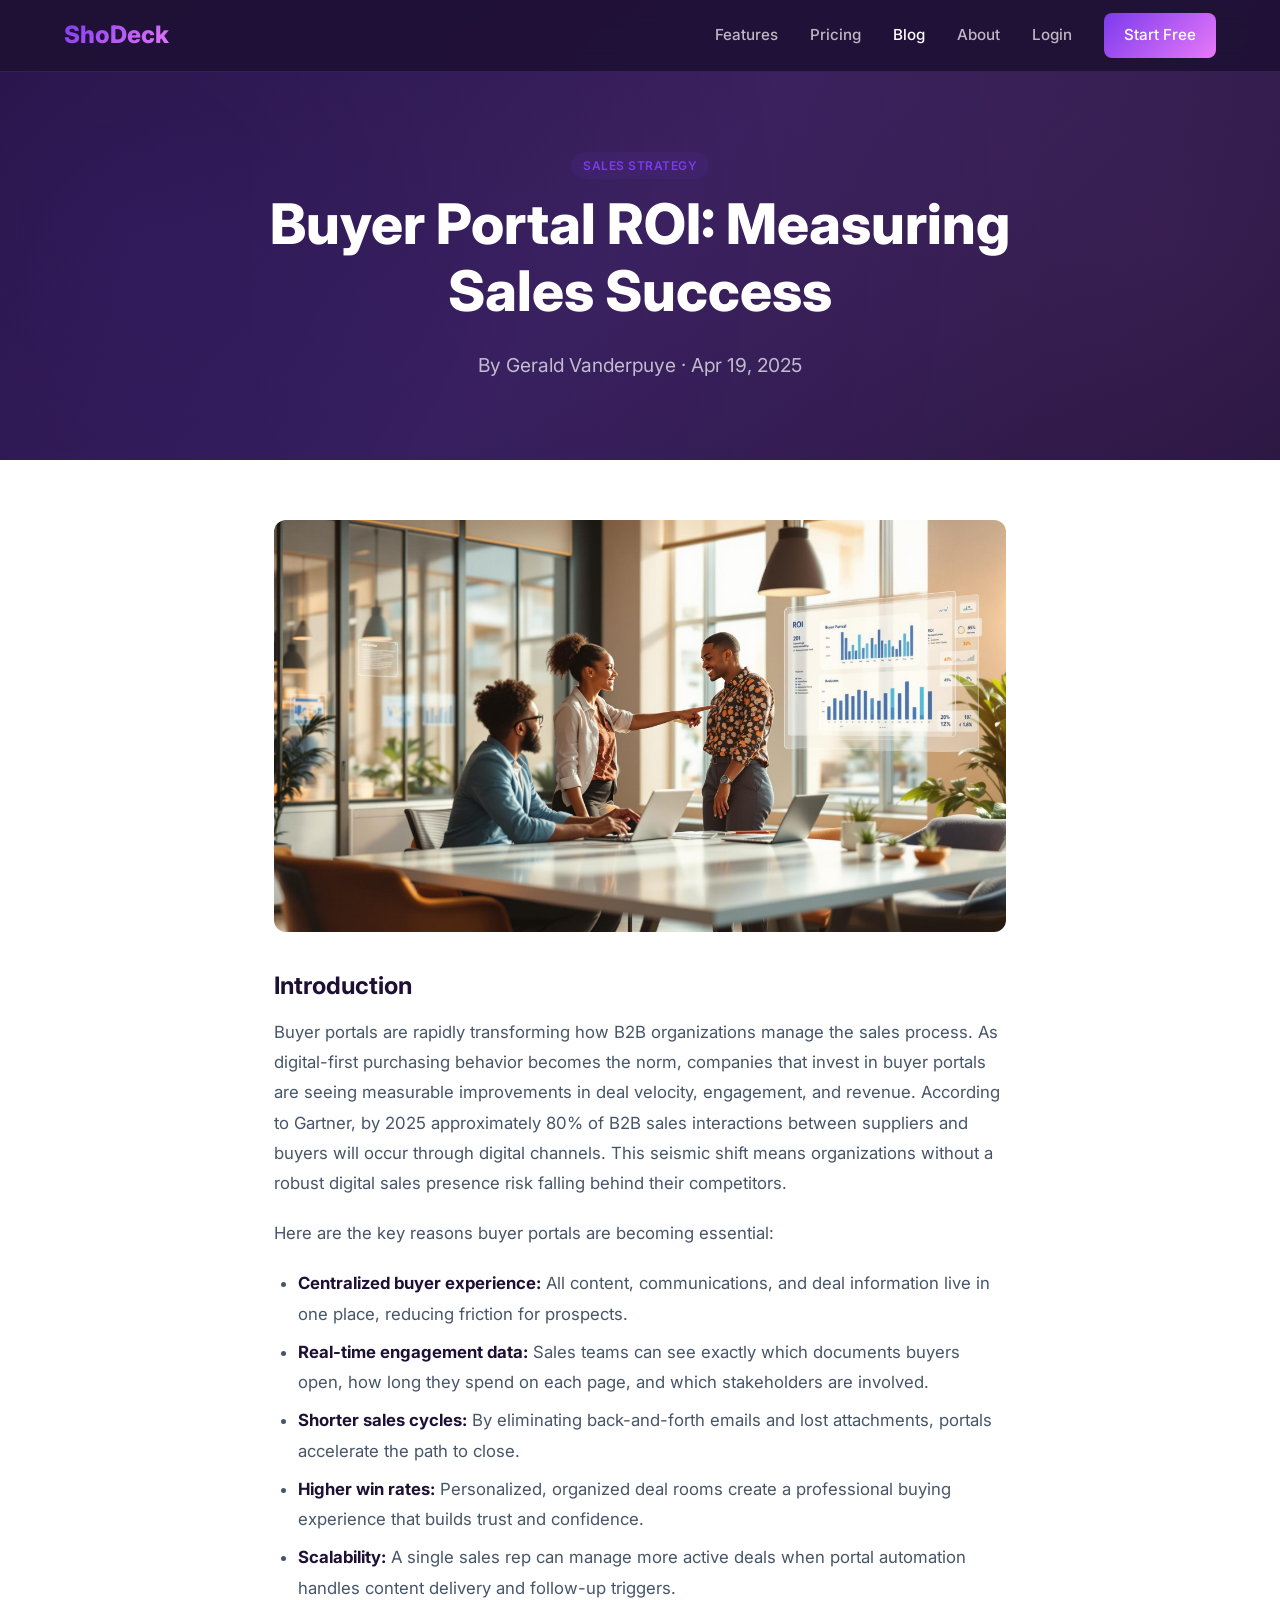
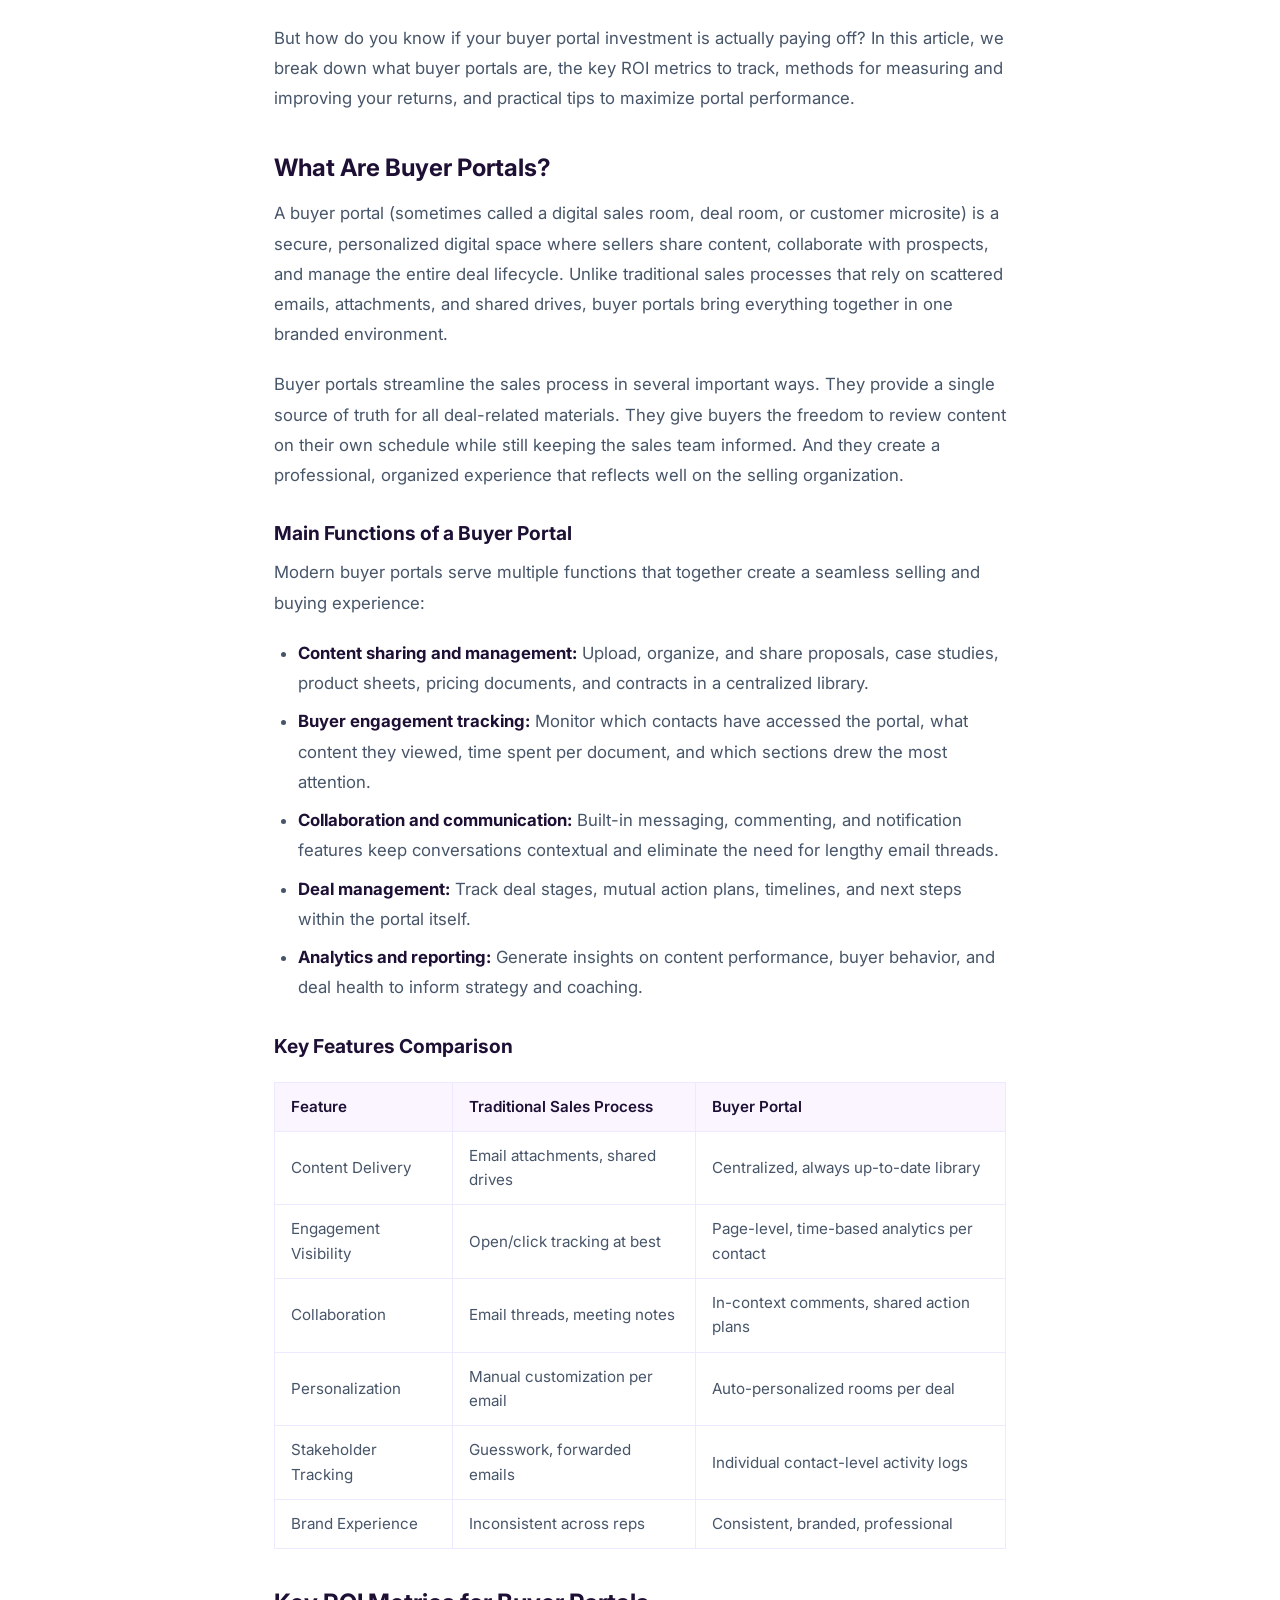
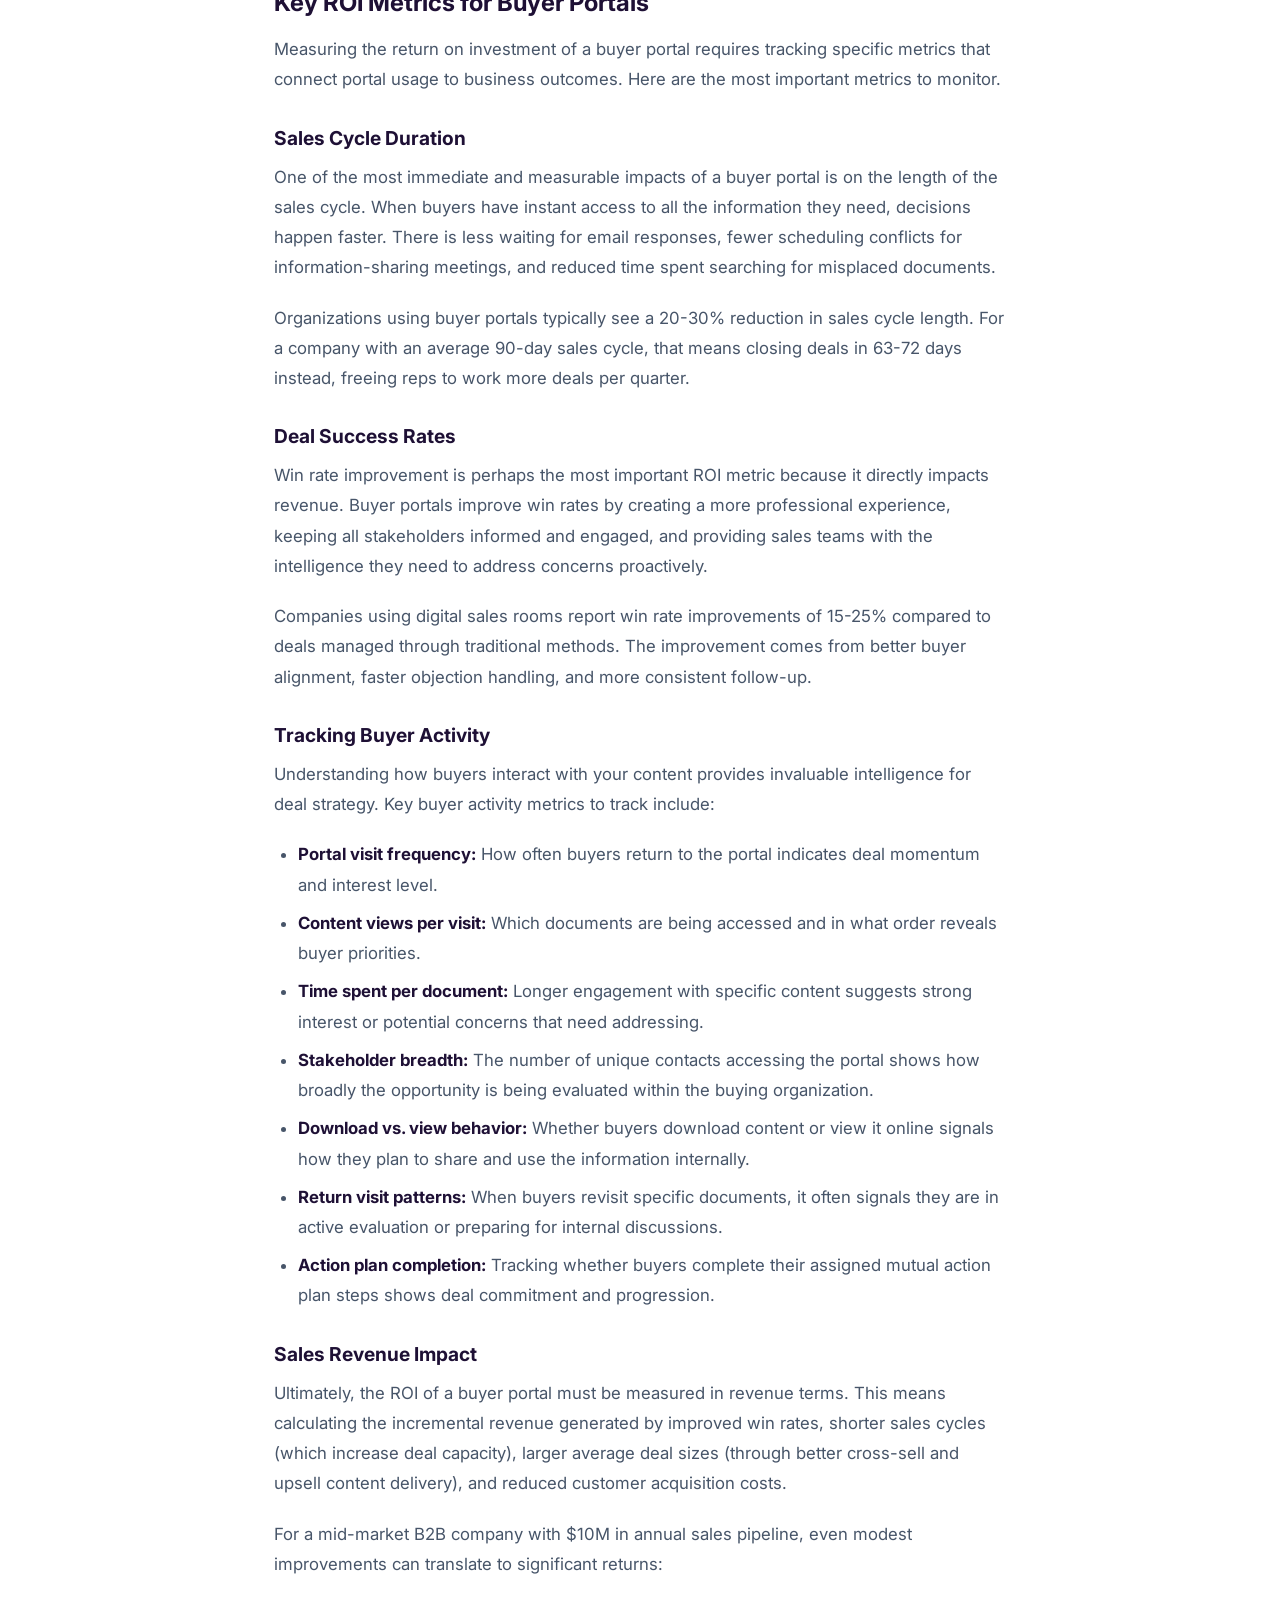
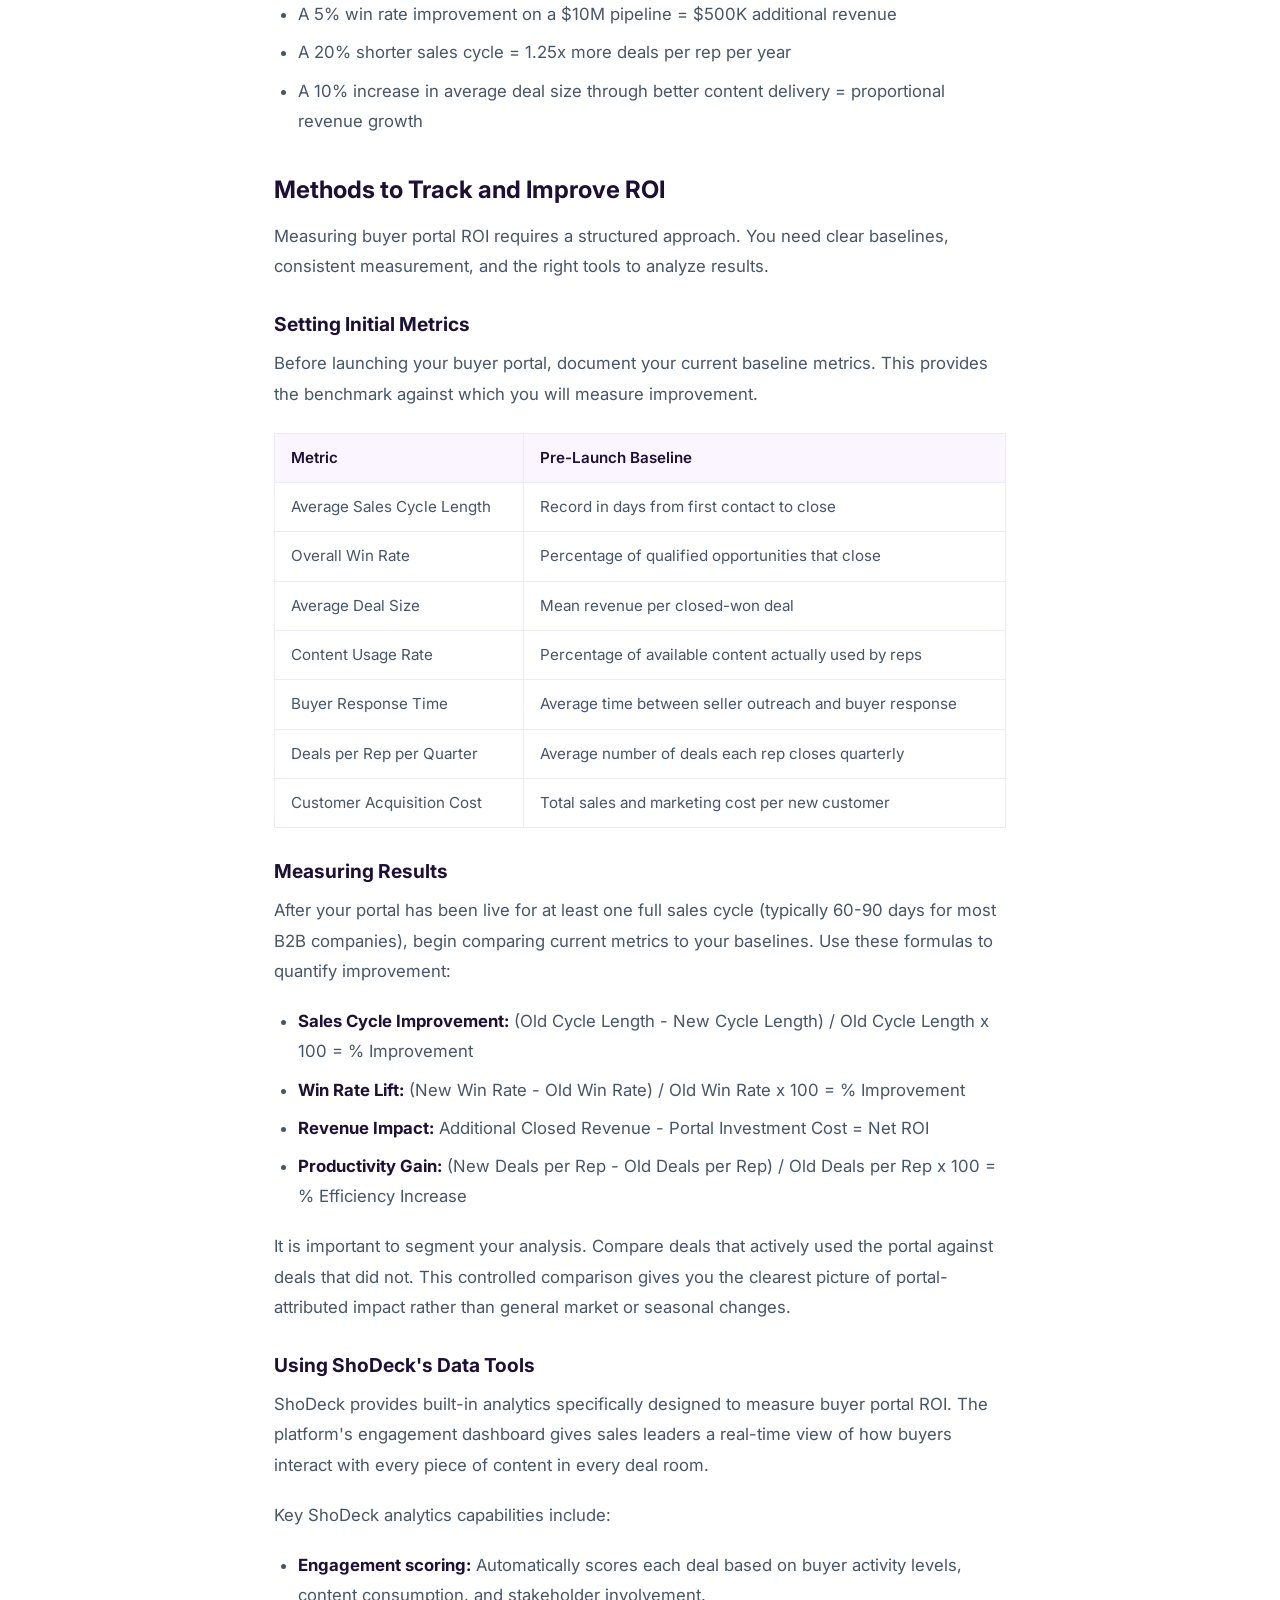
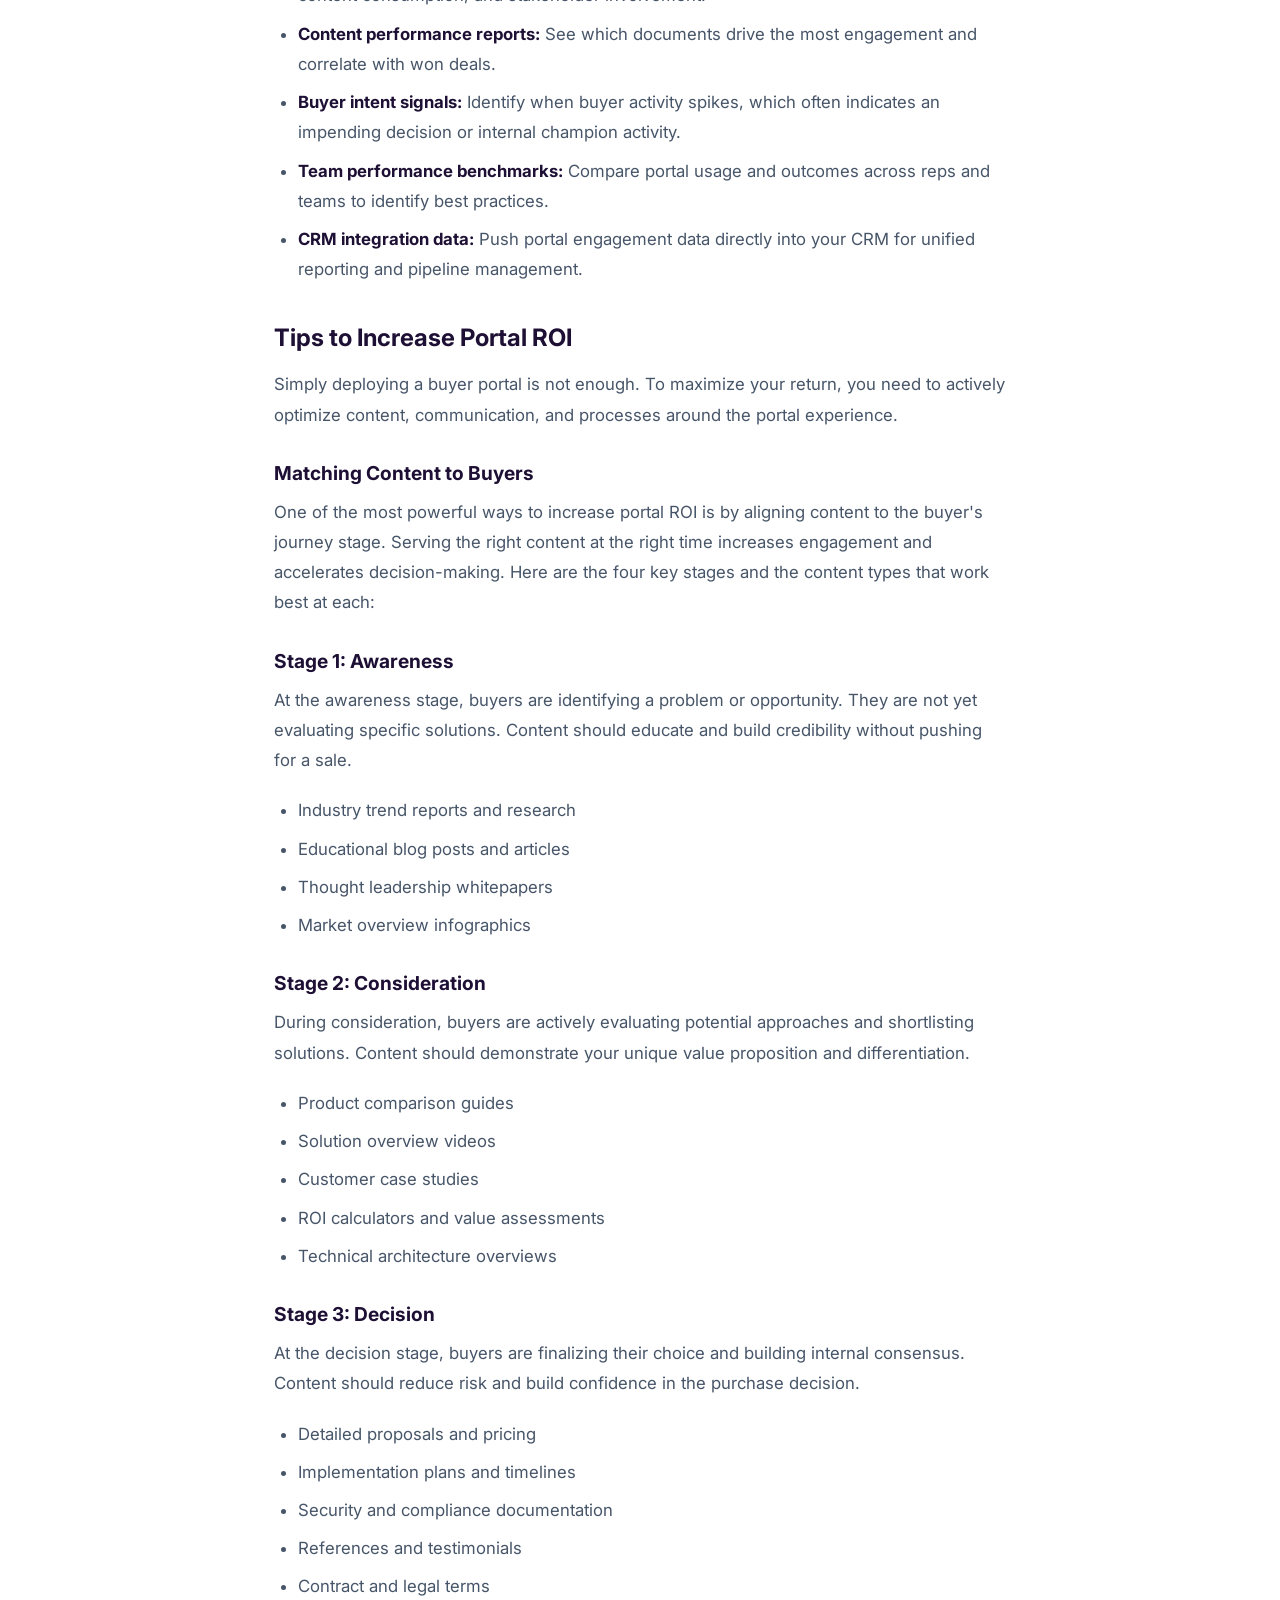
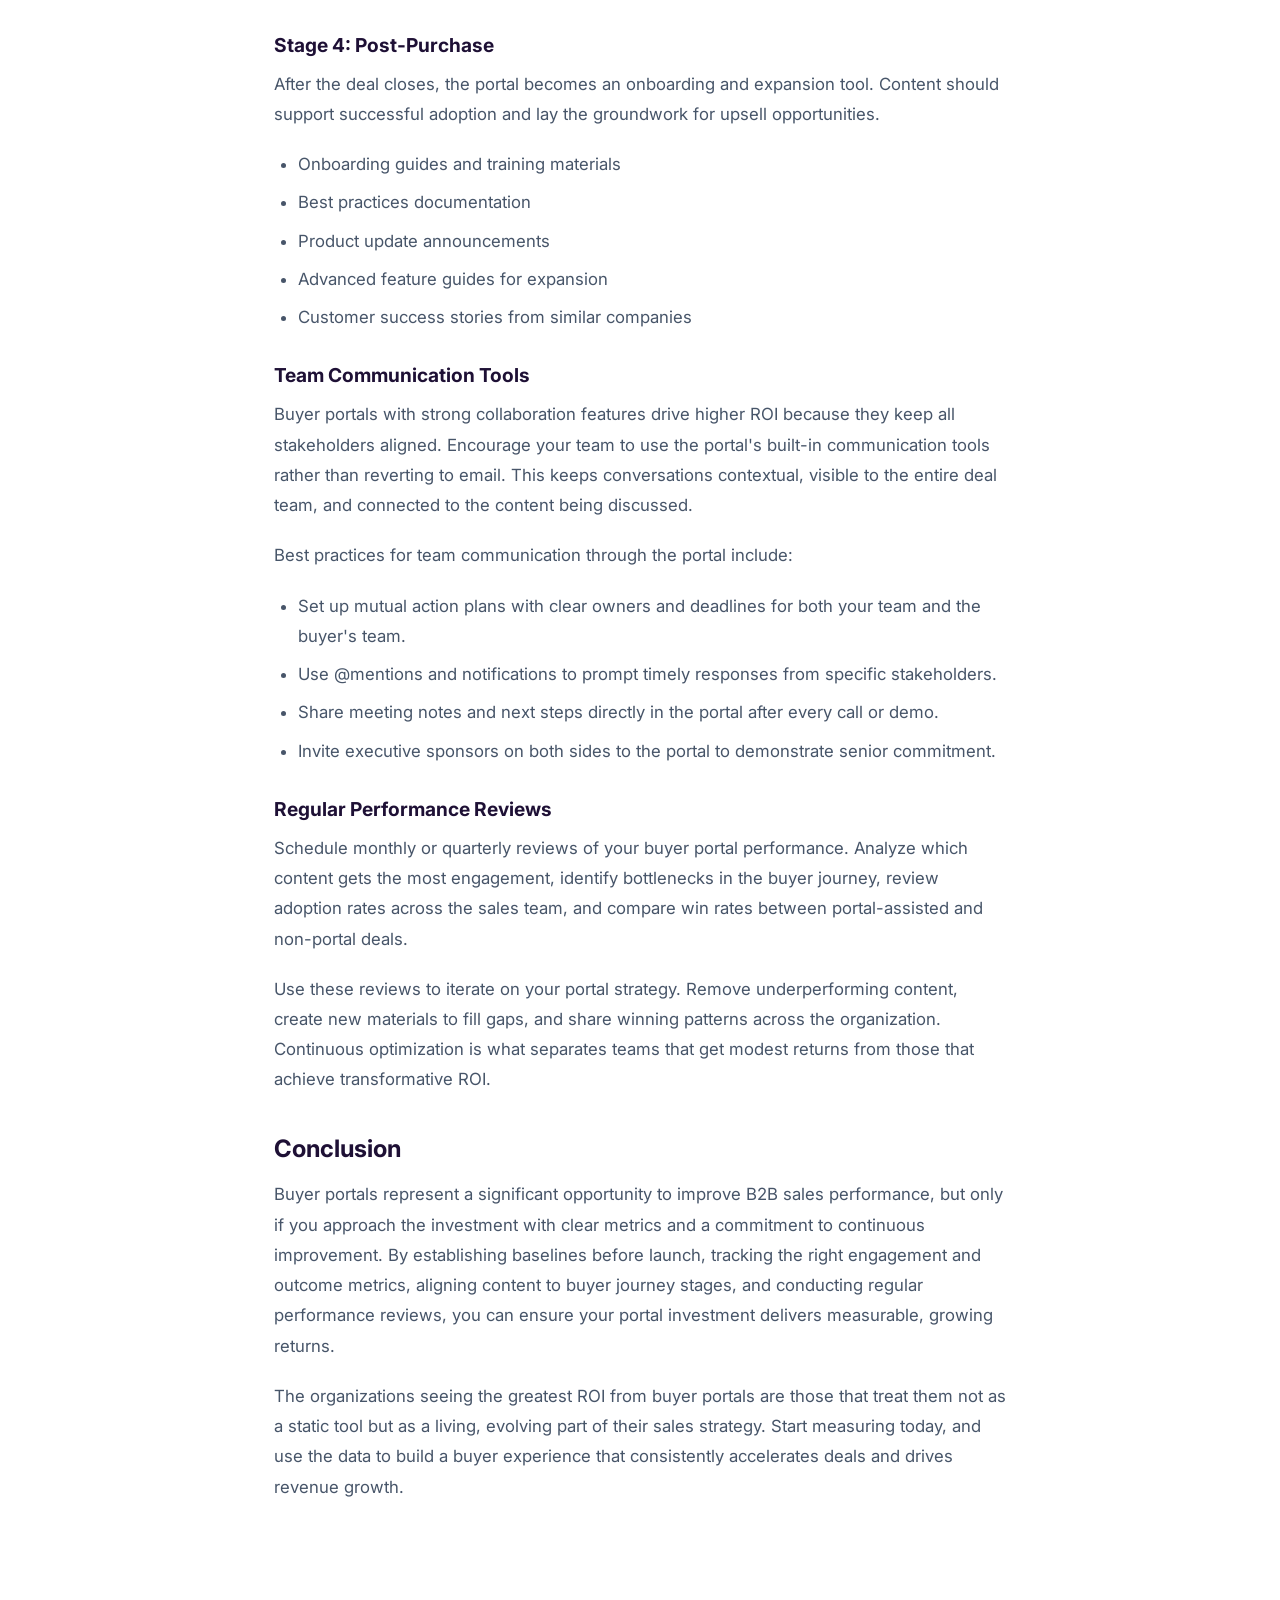
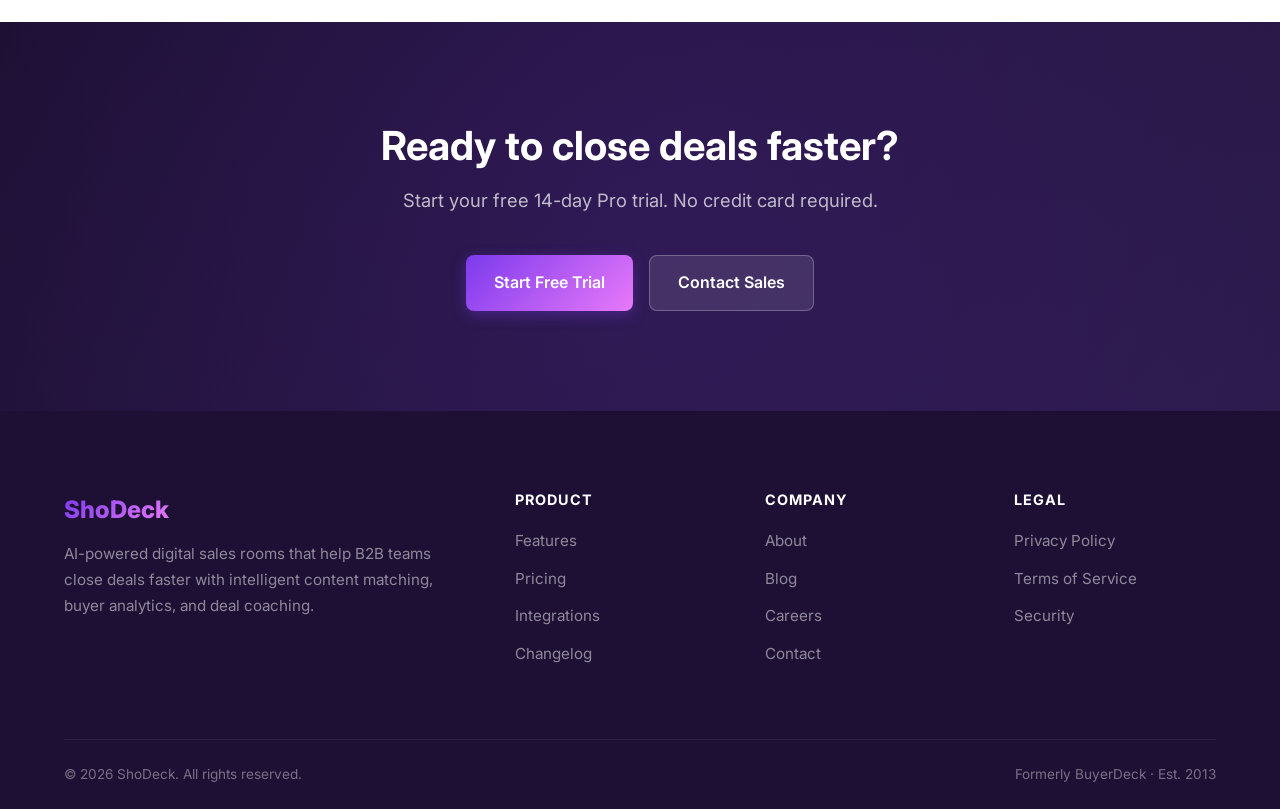
<file: blog/buyer-portal-roi.html>
<!DOCTYPE html>
<html lang="en">
<head>
    <meta charset="UTF-8">
    <meta name="viewport" content="width=device-width, initial-scale=1.0">
    <title>Buyer Portal ROI: Measuring Sales Success — ShoDeck Blog</title>
    <meta name="description" content="Learn how to measure the ROI of buyer portals and track key metrics that drive B2B sales success, from shorter sales cycles to higher deal close rates.">
    <link rel="preconnect" href="https://fonts.googleapis.com">
    <link rel="preconnect" href="https://fonts.gstatic.com" crossorigin>
    <link href="https://fonts.googleapis.com/css2?family=Inter:wght@400;500;600;700;800&display=swap" rel="stylesheet">
    <link rel="stylesheet" href="../styles.css">
</head>
<body>
    <nav class="nav">
        <div class="container">
            <a href="../index.html" class="nav-logo">ShoDeck</a>
            <div class="nav-links">
                <a href="../features.html">Features</a>
                <a href="../pricing.html">Pricing</a>
                <a href="../blog.html" class="active">Blog</a>
                <a href="../about.html">About</a>
                <a href="https://app.shodeck.com/">Login</a>
                <a href="https://app.shodeck.com/signup" class="nav-cta">Start Free</a>
            </div>
            <button class="nav-hamburger" aria-label="Toggle menu">
                <span></span><span></span><span></span>
            </button>
        </div>
        <div class="mobile-menu">
            <a href="../features.html">Features</a>
            <a href="../pricing.html">Pricing</a>
            <a href="../blog.html" class="active">Blog</a>
            <a href="../about.html">About</a>
            <a href="https://app.shodeck.com/">Login</a>
            <a href="https://app.shodeck.com/signup" class="nav-cta">Start Free</a>
        </div>
    </nav>

    <section class="hero" style="padding-bottom:40px">
        <div class="container">
            <span class="blog-tag">Sales Strategy</span>
            <h1>Buyer Portal ROI: Measuring Sales Success</h1>
            <p>By Gerald Vanderpuye · Apr 19, 2025</p>
        </div>
    </section>

    <section class="section" style="padding-top:60px">
        <div class="blog-post">
            <img src="../images/blog/buyer-portal-roi.jpg" alt="Buyer Portal ROI: Measuring Sales Success" class="blog-post-hero-img">
            <div class="blog-post-content">

                <h2>Introduction</h2>
                <p>Buyer portals are rapidly transforming how B2B organizations manage the sales process. As digital-first purchasing behavior becomes the norm, companies that invest in buyer portals are seeing measurable improvements in deal velocity, engagement, and revenue. According to Gartner, by 2025 approximately 80% of B2B sales interactions between suppliers and buyers will occur through digital channels. This seismic shift means organizations without a robust digital sales presence risk falling behind their competitors.</p>
                <p>Here are the key reasons buyer portals are becoming essential:</p>
                <ul>
                    <li><strong>Centralized buyer experience:</strong> All content, communications, and deal information live in one place, reducing friction for prospects.</li>
                    <li><strong>Real-time engagement data:</strong> Sales teams can see exactly which documents buyers open, how long they spend on each page, and which stakeholders are involved.</li>
                    <li><strong>Shorter sales cycles:</strong> By eliminating back-and-forth emails and lost attachments, portals accelerate the path to close.</li>
                    <li><strong>Higher win rates:</strong> Personalized, organized deal rooms create a professional buying experience that builds trust and confidence.</li>
                    <li><strong>Scalability:</strong> A single sales rep can manage more active deals when portal automation handles content delivery and follow-up triggers.</li>
                </ul>
                <p>But how do you know if your buyer portal investment is actually paying off? In this article, we break down what buyer portals are, the key ROI metrics to track, methods for measuring and improving your returns, and practical tips to maximize portal performance.</p>

                <h2>What Are Buyer Portals?</h2>
                <p>A buyer portal (sometimes called a digital sales room, deal room, or customer microsite) is a secure, personalized digital space where sellers share content, collaborate with prospects, and manage the entire deal lifecycle. Unlike traditional sales processes that rely on scattered emails, attachments, and shared drives, buyer portals bring everything together in one branded environment.</p>
                <p>Buyer portals streamline the sales process in several important ways. They provide a single source of truth for all deal-related materials. They give buyers the freedom to review content on their own schedule while still keeping the sales team informed. And they create a professional, organized experience that reflects well on the selling organization.</p>

                <h3>Main Functions of a Buyer Portal</h3>
                <p>Modern buyer portals serve multiple functions that together create a seamless selling and buying experience:</p>
                <ul>
                    <li><strong>Content sharing and management:</strong> Upload, organize, and share proposals, case studies, product sheets, pricing documents, and contracts in a centralized library.</li>
                    <li><strong>Buyer engagement tracking:</strong> Monitor which contacts have accessed the portal, what content they viewed, time spent per document, and which sections drew the most attention.</li>
                    <li><strong>Collaboration and communication:</strong> Built-in messaging, commenting, and notification features keep conversations contextual and eliminate the need for lengthy email threads.</li>
                    <li><strong>Deal management:</strong> Track deal stages, mutual action plans, timelines, and next steps within the portal itself.</li>
                    <li><strong>Analytics and reporting:</strong> Generate insights on content performance, buyer behavior, and deal health to inform strategy and coaching.</li>
                </ul>

                <h3>Key Features Comparison</h3>
                <table>
                    <thead>
                        <tr>
                            <th>Feature</th>
                            <th>Traditional Sales Process</th>
                            <th>Buyer Portal</th>
                        </tr>
                    </thead>
                    <tbody>
                        <tr>
                            <td>Content Delivery</td>
                            <td>Email attachments, shared drives</td>
                            <td>Centralized, always up-to-date library</td>
                        </tr>
                        <tr>
                            <td>Engagement Visibility</td>
                            <td>Open/click tracking at best</td>
                            <td>Page-level, time-based analytics per contact</td>
                        </tr>
                        <tr>
                            <td>Collaboration</td>
                            <td>Email threads, meeting notes</td>
                            <td>In-context comments, shared action plans</td>
                        </tr>
                        <tr>
                            <td>Personalization</td>
                            <td>Manual customization per email</td>
                            <td>Auto-personalized rooms per deal</td>
                        </tr>
                        <tr>
                            <td>Stakeholder Tracking</td>
                            <td>Guesswork, forwarded emails</td>
                            <td>Individual contact-level activity logs</td>
                        </tr>
                        <tr>
                            <td>Brand Experience</td>
                            <td>Inconsistent across reps</td>
                            <td>Consistent, branded, professional</td>
                        </tr>
                    </tbody>
                </table>

                <h2>Key ROI Metrics for Buyer Portals</h2>
                <p>Measuring the return on investment of a buyer portal requires tracking specific metrics that connect portal usage to business outcomes. Here are the most important metrics to monitor.</p>

                <h3>Sales Cycle Duration</h3>
                <p>One of the most immediate and measurable impacts of a buyer portal is on the length of the sales cycle. When buyers have instant access to all the information they need, decisions happen faster. There is less waiting for email responses, fewer scheduling conflicts for information-sharing meetings, and reduced time spent searching for misplaced documents.</p>
                <p>Organizations using buyer portals typically see a 20-30% reduction in sales cycle length. For a company with an average 90-day sales cycle, that means closing deals in 63-72 days instead, freeing reps to work more deals per quarter.</p>

                <h3>Deal Success Rates</h3>
                <p>Win rate improvement is perhaps the most important ROI metric because it directly impacts revenue. Buyer portals improve win rates by creating a more professional experience, keeping all stakeholders informed and engaged, and providing sales teams with the intelligence they need to address concerns proactively.</p>
                <p>Companies using digital sales rooms report win rate improvements of 15-25% compared to deals managed through traditional methods. The improvement comes from better buyer alignment, faster objection handling, and more consistent follow-up.</p>

                <h3>Tracking Buyer Activity</h3>
                <p>Understanding how buyers interact with your content provides invaluable intelligence for deal strategy. Key buyer activity metrics to track include:</p>
                <ul>
                    <li><strong>Portal visit frequency:</strong> How often buyers return to the portal indicates deal momentum and interest level.</li>
                    <li><strong>Content views per visit:</strong> Which documents are being accessed and in what order reveals buyer priorities.</li>
                    <li><strong>Time spent per document:</strong> Longer engagement with specific content suggests strong interest or potential concerns that need addressing.</li>
                    <li><strong>Stakeholder breadth:</strong> The number of unique contacts accessing the portal shows how broadly the opportunity is being evaluated within the buying organization.</li>
                    <li><strong>Download vs. view behavior:</strong> Whether buyers download content or view it online signals how they plan to share and use the information internally.</li>
                    <li><strong>Return visit patterns:</strong> When buyers revisit specific documents, it often signals they are in active evaluation or preparing for internal discussions.</li>
                    <li><strong>Action plan completion:</strong> Tracking whether buyers complete their assigned mutual action plan steps shows deal commitment and progression.</li>
                </ul>

                <h3>Sales Revenue Impact</h3>
                <p>Ultimately, the ROI of a buyer portal must be measured in revenue terms. This means calculating the incremental revenue generated by improved win rates, shorter sales cycles (which increase deal capacity), larger average deal sizes (through better cross-sell and upsell content delivery), and reduced customer acquisition costs.</p>
                <p>For a mid-market B2B company with $10M in annual sales pipeline, even modest improvements can translate to significant returns:</p>
                <ul>
                    <li>A 5% win rate improvement on a $10M pipeline = $500K additional revenue</li>
                    <li>A 20% shorter sales cycle = 1.25x more deals per rep per year</li>
                    <li>A 10% increase in average deal size through better content delivery = proportional revenue growth</li>
                </ul>

                <h2>Methods to Track and Improve ROI</h2>
                <p>Measuring buyer portal ROI requires a structured approach. You need clear baselines, consistent measurement, and the right tools to analyze results.</p>

                <h3>Setting Initial Metrics</h3>
                <p>Before launching your buyer portal, document your current baseline metrics. This provides the benchmark against which you will measure improvement.</p>
                <table>
                    <thead>
                        <tr>
                            <th>Metric</th>
                            <th>Pre-Launch Baseline</th>
                        </tr>
                    </thead>
                    <tbody>
                        <tr>
                            <td>Average Sales Cycle Length</td>
                            <td>Record in days from first contact to close</td>
                        </tr>
                        <tr>
                            <td>Overall Win Rate</td>
                            <td>Percentage of qualified opportunities that close</td>
                        </tr>
                        <tr>
                            <td>Average Deal Size</td>
                            <td>Mean revenue per closed-won deal</td>
                        </tr>
                        <tr>
                            <td>Content Usage Rate</td>
                            <td>Percentage of available content actually used by reps</td>
                        </tr>
                        <tr>
                            <td>Buyer Response Time</td>
                            <td>Average time between seller outreach and buyer response</td>
                        </tr>
                        <tr>
                            <td>Deals per Rep per Quarter</td>
                            <td>Average number of deals each rep closes quarterly</td>
                        </tr>
                        <tr>
                            <td>Customer Acquisition Cost</td>
                            <td>Total sales and marketing cost per new customer</td>
                        </tr>
                    </tbody>
                </table>

                <h3>Measuring Results</h3>
                <p>After your portal has been live for at least one full sales cycle (typically 60-90 days for most B2B companies), begin comparing current metrics to your baselines. Use these formulas to quantify improvement:</p>
                <ul>
                    <li><strong>Sales Cycle Improvement:</strong> (Old Cycle Length - New Cycle Length) / Old Cycle Length x 100 = % Improvement</li>
                    <li><strong>Win Rate Lift:</strong> (New Win Rate - Old Win Rate) / Old Win Rate x 100 = % Improvement</li>
                    <li><strong>Revenue Impact:</strong> Additional Closed Revenue - Portal Investment Cost = Net ROI</li>
                    <li><strong>Productivity Gain:</strong> (New Deals per Rep - Old Deals per Rep) / Old Deals per Rep x 100 = % Efficiency Increase</li>
                </ul>
                <p>It is important to segment your analysis. Compare deals that actively used the portal against deals that did not. This controlled comparison gives you the clearest picture of portal-attributed impact rather than general market or seasonal changes.</p>

                <h3>Using ShoDeck's Data Tools</h3>
                <p>ShoDeck provides built-in analytics specifically designed to measure buyer portal ROI. The platform's engagement dashboard gives sales leaders a real-time view of how buyers interact with every piece of content in every deal room.</p>
                <p>Key ShoDeck analytics capabilities include:</p>
                <ul>
                    <li><strong>Engagement scoring:</strong> Automatically scores each deal based on buyer activity levels, content consumption, and stakeholder involvement.</li>
                    <li><strong>Content performance reports:</strong> See which documents drive the most engagement and correlate with won deals.</li>
                    <li><strong>Buyer intent signals:</strong> Identify when buyer activity spikes, which often indicates an impending decision or internal champion activity.</li>
                    <li><strong>Team performance benchmarks:</strong> Compare portal usage and outcomes across reps and teams to identify best practices.</li>
                    <li><strong>CRM integration data:</strong> Push portal engagement data directly into your CRM for unified reporting and pipeline management.</li>
                </ul>

                <h2>Tips to Increase Portal ROI</h2>
                <p>Simply deploying a buyer portal is not enough. To maximize your return, you need to actively optimize content, communication, and processes around the portal experience.</p>

                <h3>Matching Content to Buyers</h3>
                <p>One of the most powerful ways to increase portal ROI is by aligning content to the buyer's journey stage. Serving the right content at the right time increases engagement and accelerates decision-making. Here are the four key stages and the content types that work best at each:</p>

                <h3>Stage 1: Awareness</h3>
                <p>At the awareness stage, buyers are identifying a problem or opportunity. They are not yet evaluating specific solutions. Content should educate and build credibility without pushing for a sale.</p>
                <ul>
                    <li>Industry trend reports and research</li>
                    <li>Educational blog posts and articles</li>
                    <li>Thought leadership whitepapers</li>
                    <li>Market overview infographics</li>
                </ul>

                <h3>Stage 2: Consideration</h3>
                <p>During consideration, buyers are actively evaluating potential approaches and shortlisting solutions. Content should demonstrate your unique value proposition and differentiation.</p>
                <ul>
                    <li>Product comparison guides</li>
                    <li>Solution overview videos</li>
                    <li>Customer case studies</li>
                    <li>ROI calculators and value assessments</li>
                    <li>Technical architecture overviews</li>
                </ul>

                <h3>Stage 3: Decision</h3>
                <p>At the decision stage, buyers are finalizing their choice and building internal consensus. Content should reduce risk and build confidence in the purchase decision.</p>
                <ul>
                    <li>Detailed proposals and pricing</li>
                    <li>Implementation plans and timelines</li>
                    <li>Security and compliance documentation</li>
                    <li>References and testimonials</li>
                    <li>Contract and legal terms</li>
                </ul>

                <h3>Stage 4: Post-Purchase</h3>
                <p>After the deal closes, the portal becomes an onboarding and expansion tool. Content should support successful adoption and lay the groundwork for upsell opportunities.</p>
                <ul>
                    <li>Onboarding guides and training materials</li>
                    <li>Best practices documentation</li>
                    <li>Product update announcements</li>
                    <li>Advanced feature guides for expansion</li>
                    <li>Customer success stories from similar companies</li>
                </ul>

                <h3>Team Communication Tools</h3>
                <p>Buyer portals with strong collaboration features drive higher ROI because they keep all stakeholders aligned. Encourage your team to use the portal's built-in communication tools rather than reverting to email. This keeps conversations contextual, visible to the entire deal team, and connected to the content being discussed.</p>
                <p>Best practices for team communication through the portal include:</p>
                <ul>
                    <li>Set up mutual action plans with clear owners and deadlines for both your team and the buyer's team.</li>
                    <li>Use @mentions and notifications to prompt timely responses from specific stakeholders.</li>
                    <li>Share meeting notes and next steps directly in the portal after every call or demo.</li>
                    <li>Invite executive sponsors on both sides to the portal to demonstrate senior commitment.</li>
                </ul>

                <h3>Regular Performance Reviews</h3>
                <p>Schedule monthly or quarterly reviews of your buyer portal performance. Analyze which content gets the most engagement, identify bottlenecks in the buyer journey, review adoption rates across the sales team, and compare win rates between portal-assisted and non-portal deals.</p>
                <p>Use these reviews to iterate on your portal strategy. Remove underperforming content, create new materials to fill gaps, and share winning patterns across the organization. Continuous optimization is what separates teams that get modest returns from those that achieve transformative ROI.</p>

                <h2>Conclusion</h2>
                <p>Buyer portals represent a significant opportunity to improve B2B sales performance, but only if you approach the investment with clear metrics and a commitment to continuous improvement. By establishing baselines before launch, tracking the right engagement and outcome metrics, aligning content to buyer journey stages, and conducting regular performance reviews, you can ensure your portal investment delivers measurable, growing returns.</p>
                <p>The organizations seeing the greatest ROI from buyer portals are those that treat them not as a static tool but as a living, evolving part of their sales strategy. Start measuring today, and use the data to build a buyer experience that consistently accelerates deals and drives revenue growth.</p>

            </div>
        </div>
    </section>

    <section class="cta-section">
        <div class="container">
            <h2>Ready to close deals faster?</h2>
            <p>Start your free 14-day Pro trial. No credit card required.</p>
            <div class="btn-group">
                <a href="https://app.shodeck.com/signup" class="btn btn-primary">Start Free Trial</a>
                <a href="mailto:hello@shodeck.com" class="btn btn-secondary">Contact Sales</a>
            </div>
        </div>
    </section>

    <footer class="footer">
        <div class="container">
            <div class="footer-grid">
                <div class="footer-brand">
                    <a href="../index.html" class="nav-logo">ShoDeck</a>
                    <p>AI-powered digital sales rooms that help B2B teams close deals faster with intelligent content matching, buyer analytics, and deal coaching.</p>
                </div>
                <div class="footer-column">
                    <h4>Product</h4>
                    <ul>
                        <li><a href="../features.html">Features</a></li>
                        <li><a href="../pricing.html">Pricing</a></li>
                        <li><a href="#">Integrations</a></li>
                        <li><a href="#">Changelog</a></li>
                    </ul>
                </div>
                <div class="footer-column">
                    <h4>Company</h4>
                    <ul>
                        <li><a href="../about.html">About</a></li>
                        <li><a href="../blog.html">Blog</a></li>
                        <li><a href="#">Careers</a></li>
                        <li><a href="mailto:hello@shodeck.com">Contact</a></li>
                    </ul>
                </div>
                <div class="footer-column">
                    <h4>Legal</h4>
                    <ul>
                        <li><a href="#">Privacy Policy</a></li>
                        <li><a href="#">Terms of Service</a></li>
                        <li><a href="#">Security</a></li>
                    </ul>
                </div>
            </div>
            <div class="footer-bottom">
                <span>&copy; 2026 ShoDeck. All rights reserved.</span>
                <span>Formerly BuyerDeck &middot; Est. 2013</span>
            </div>
        </div>
    </footer>
    <script src="../script.js"></script>
</body>
</html>
</file>
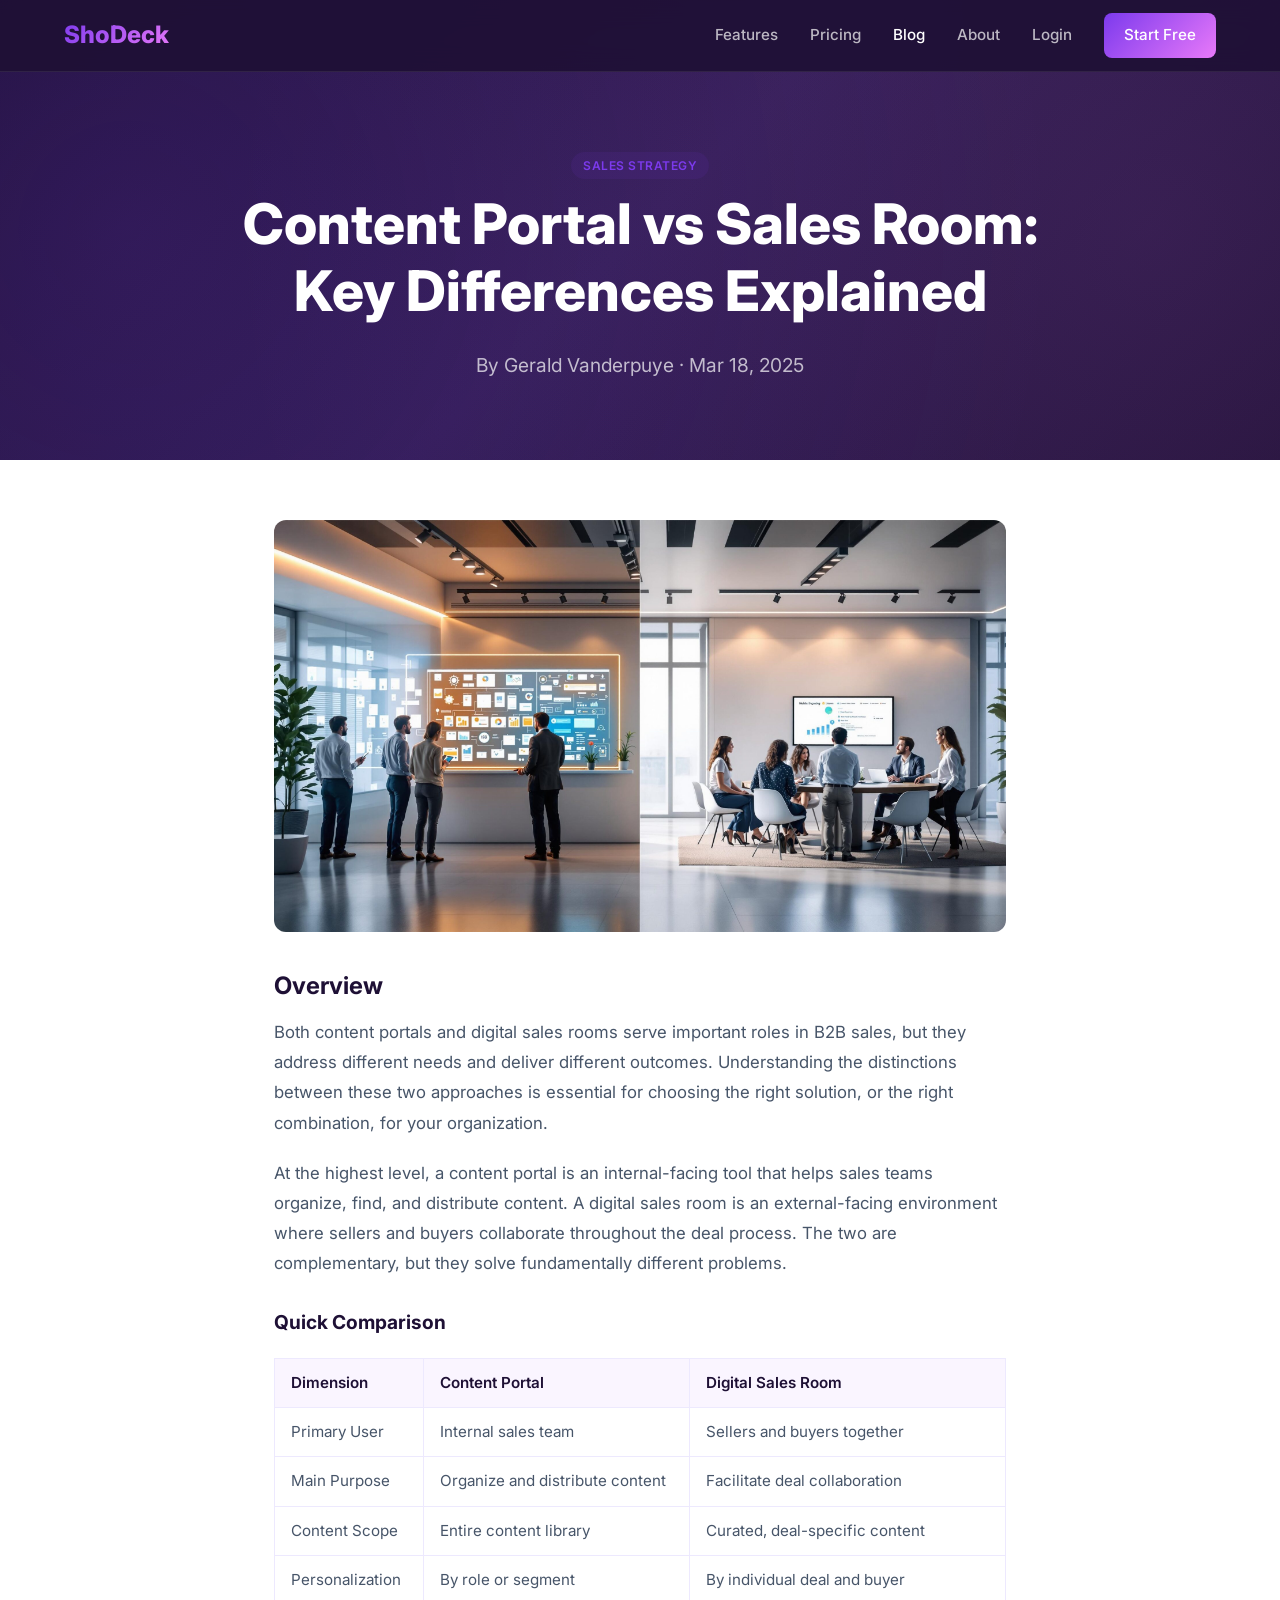
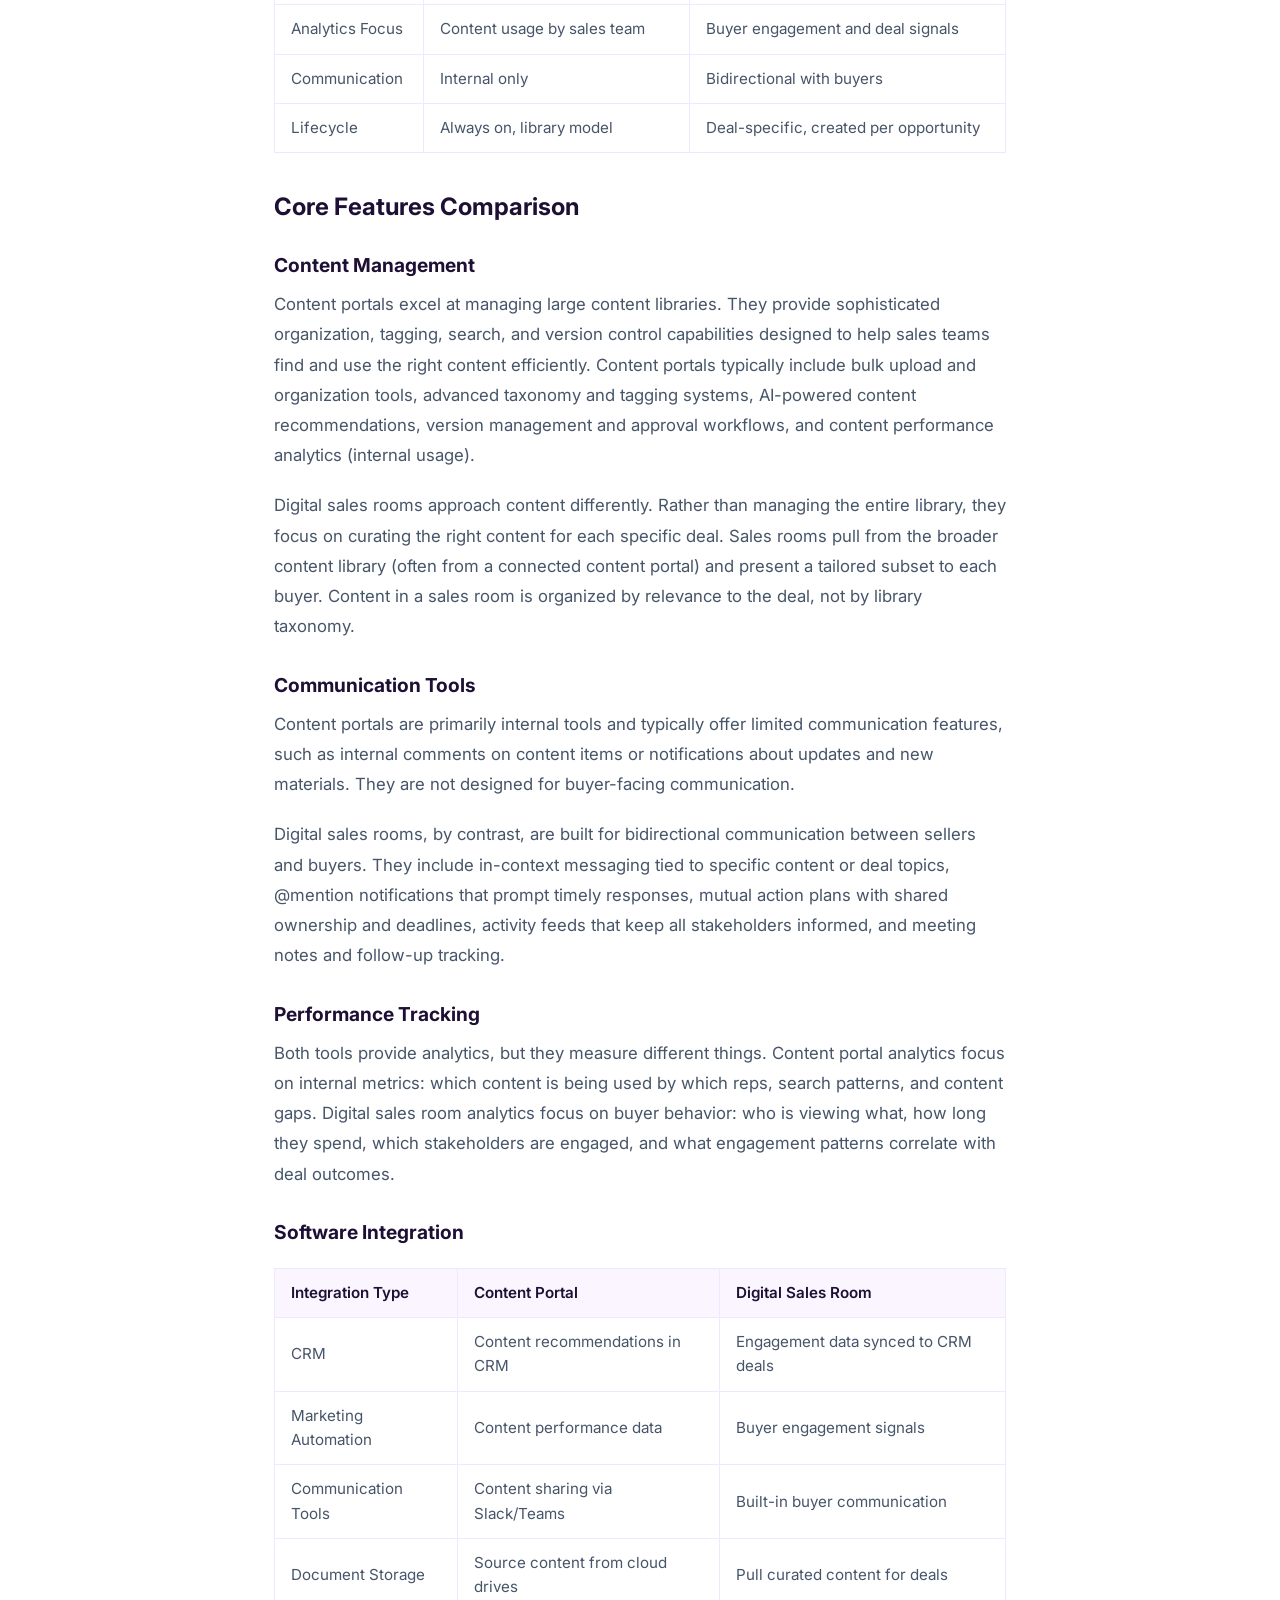
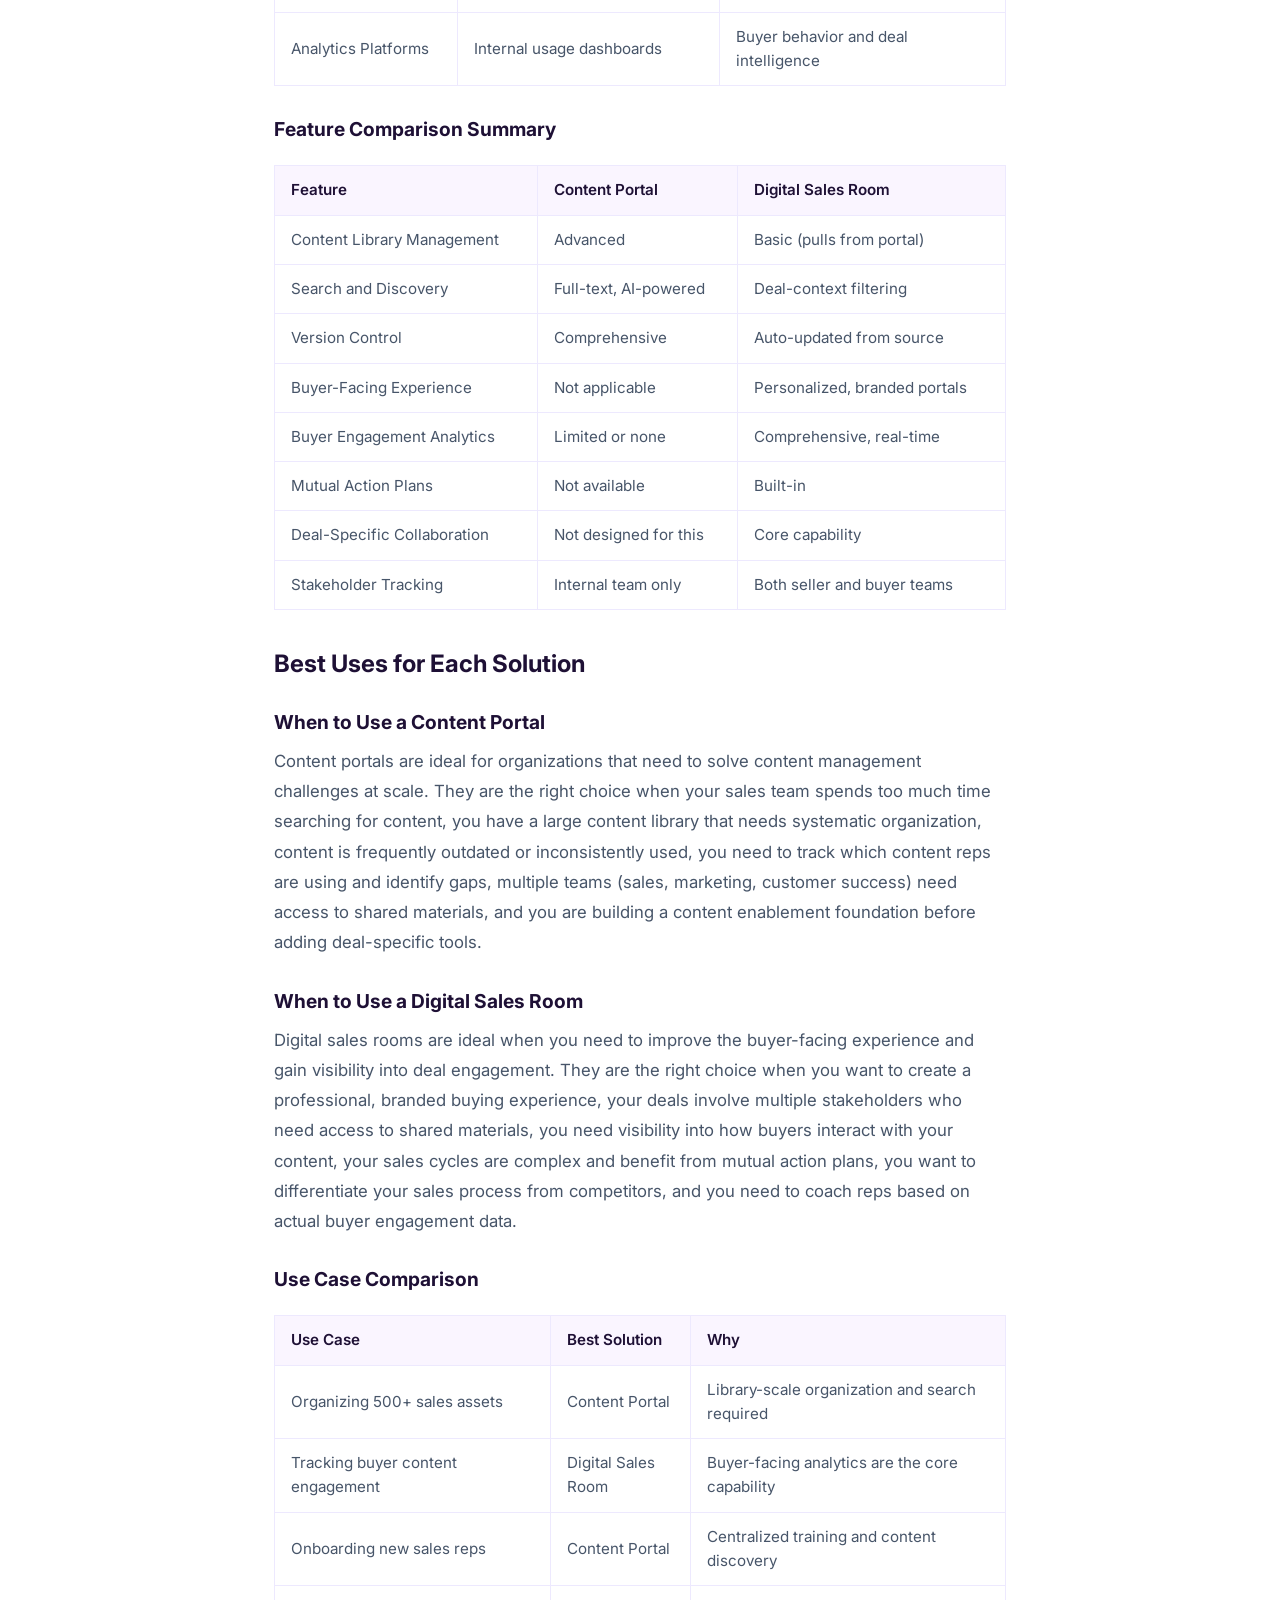
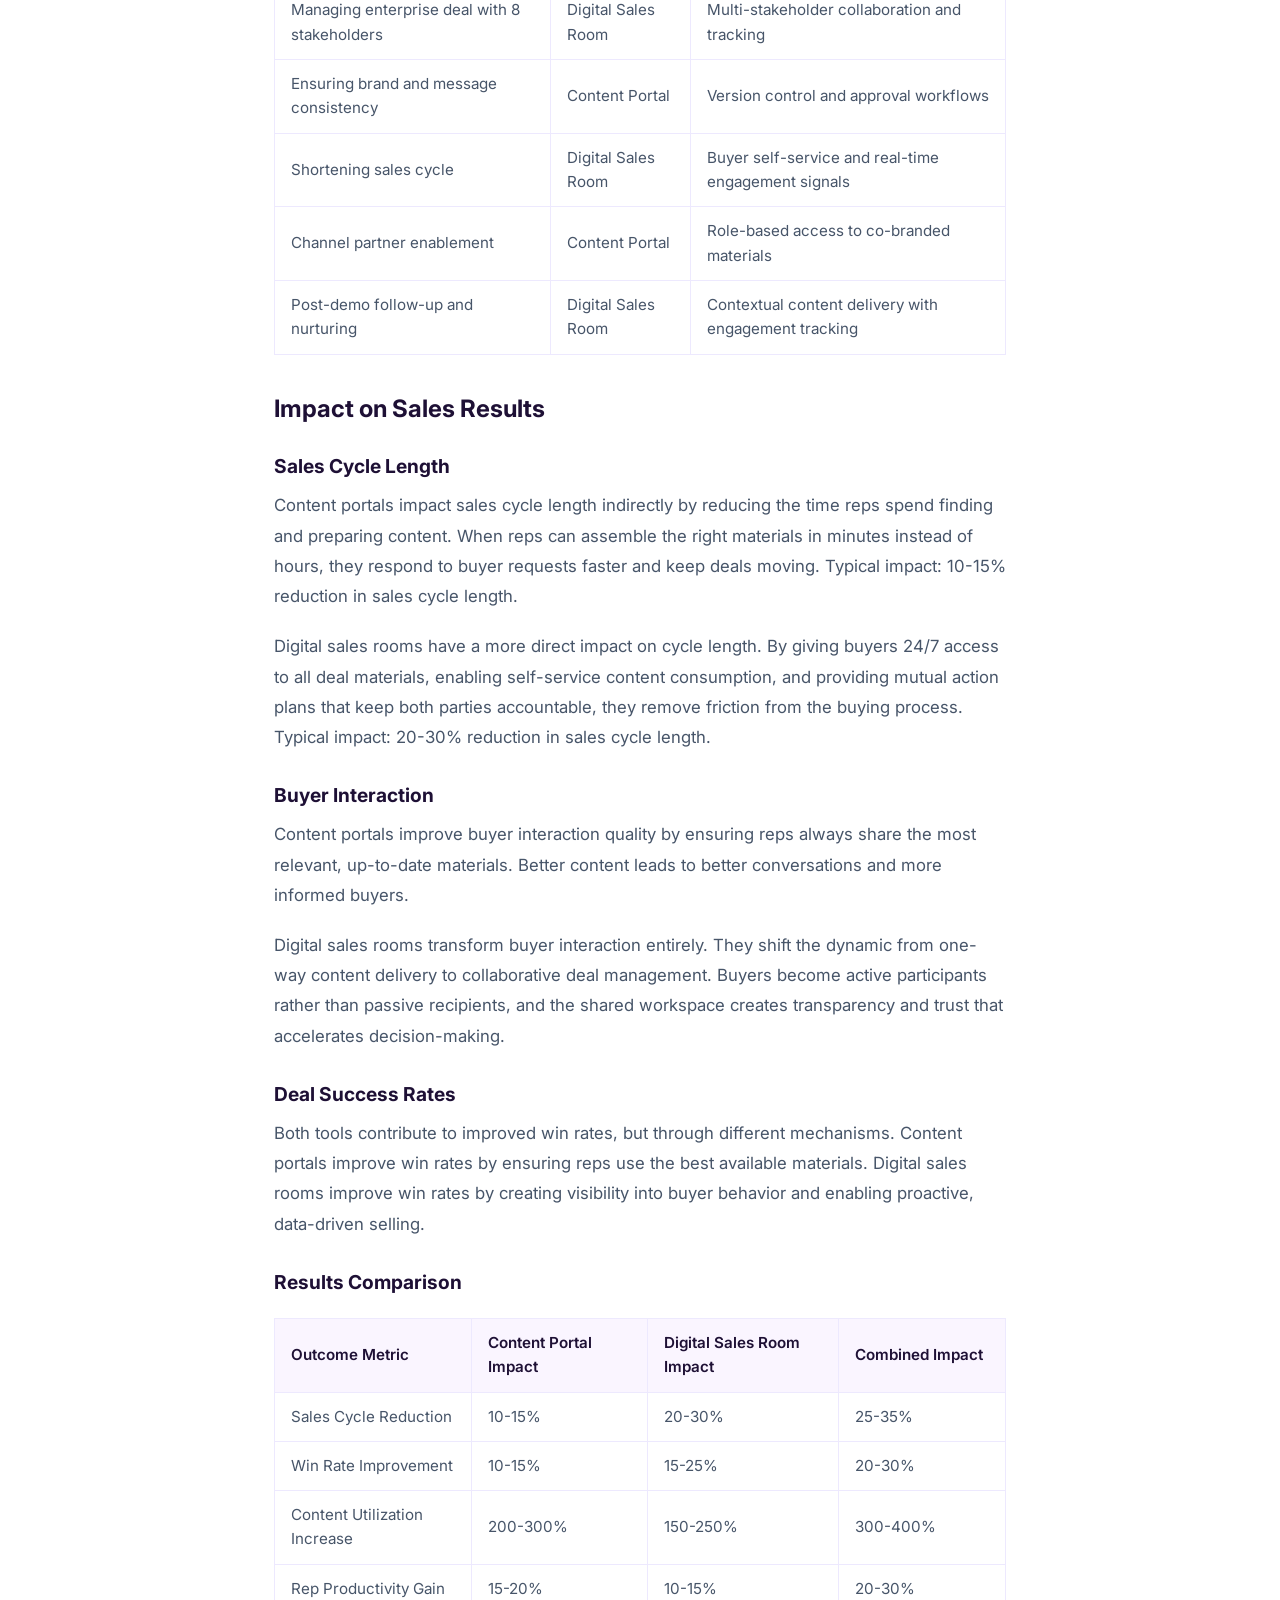
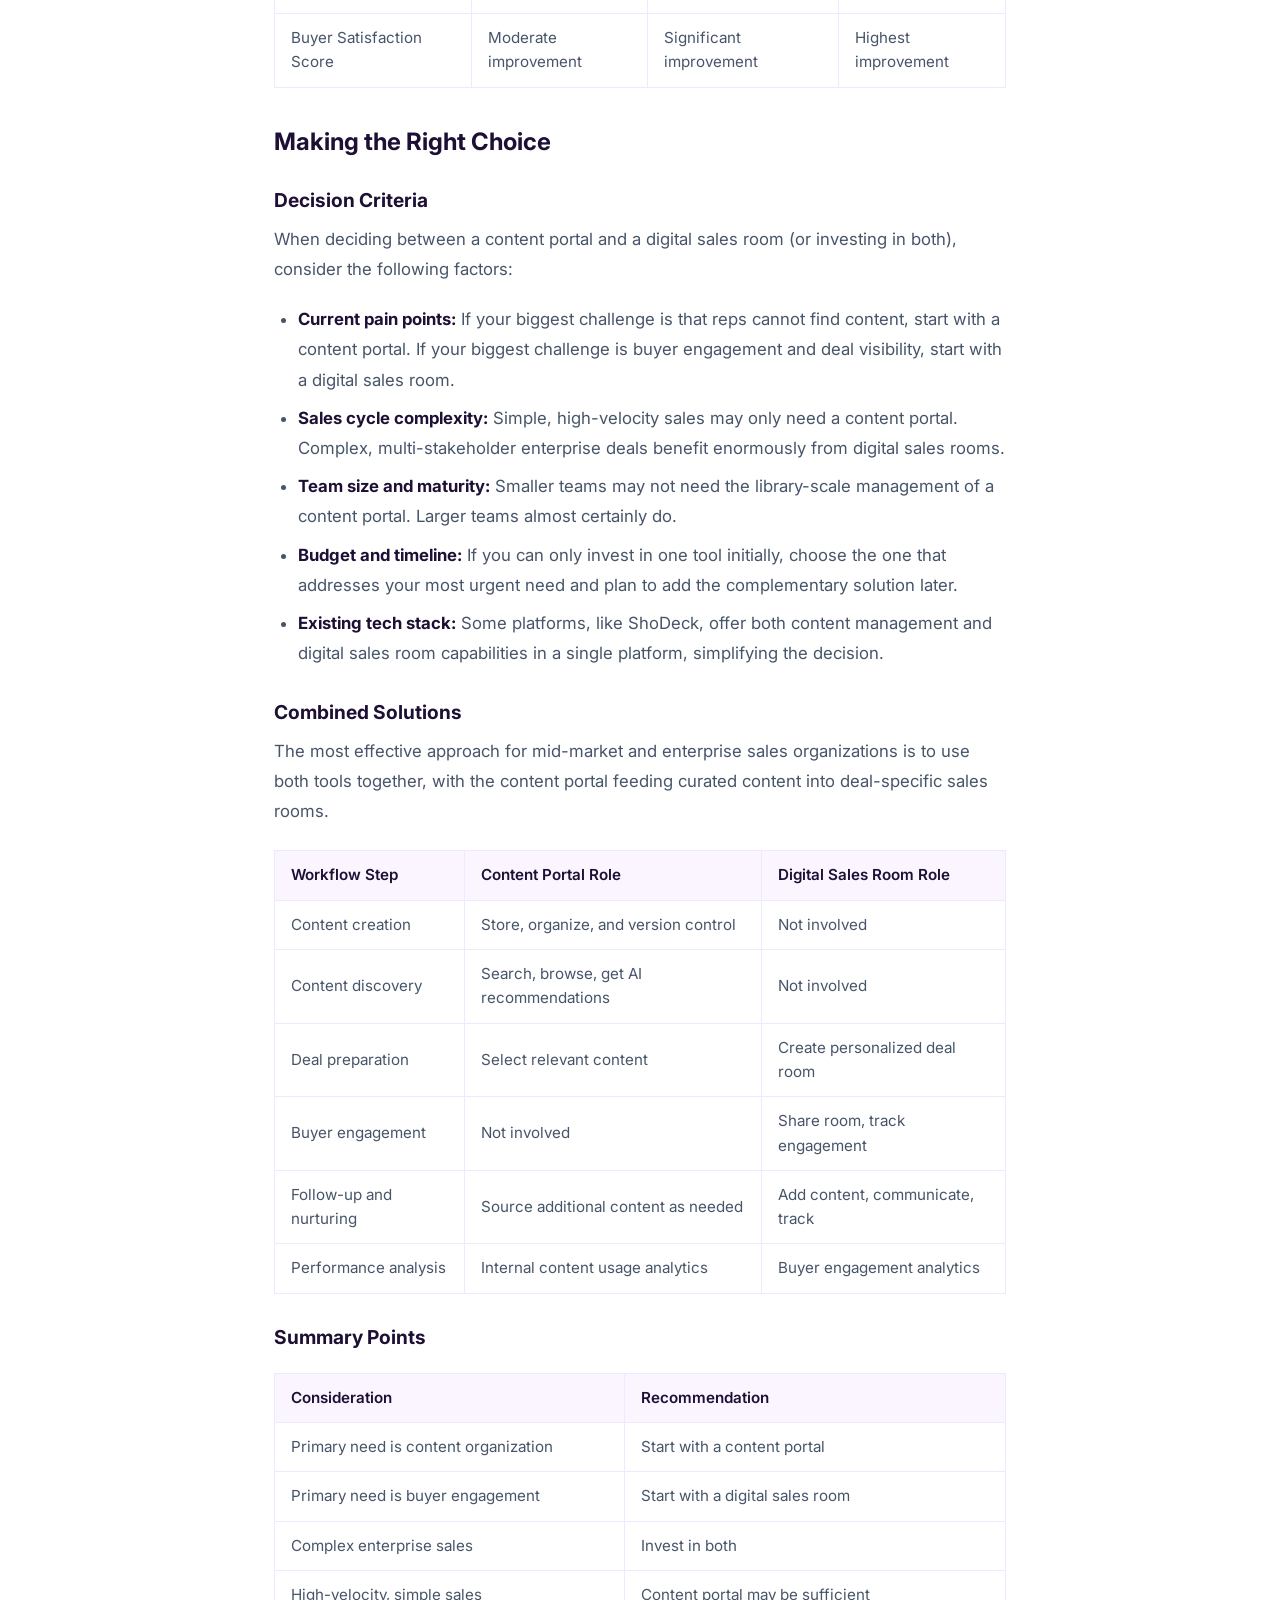
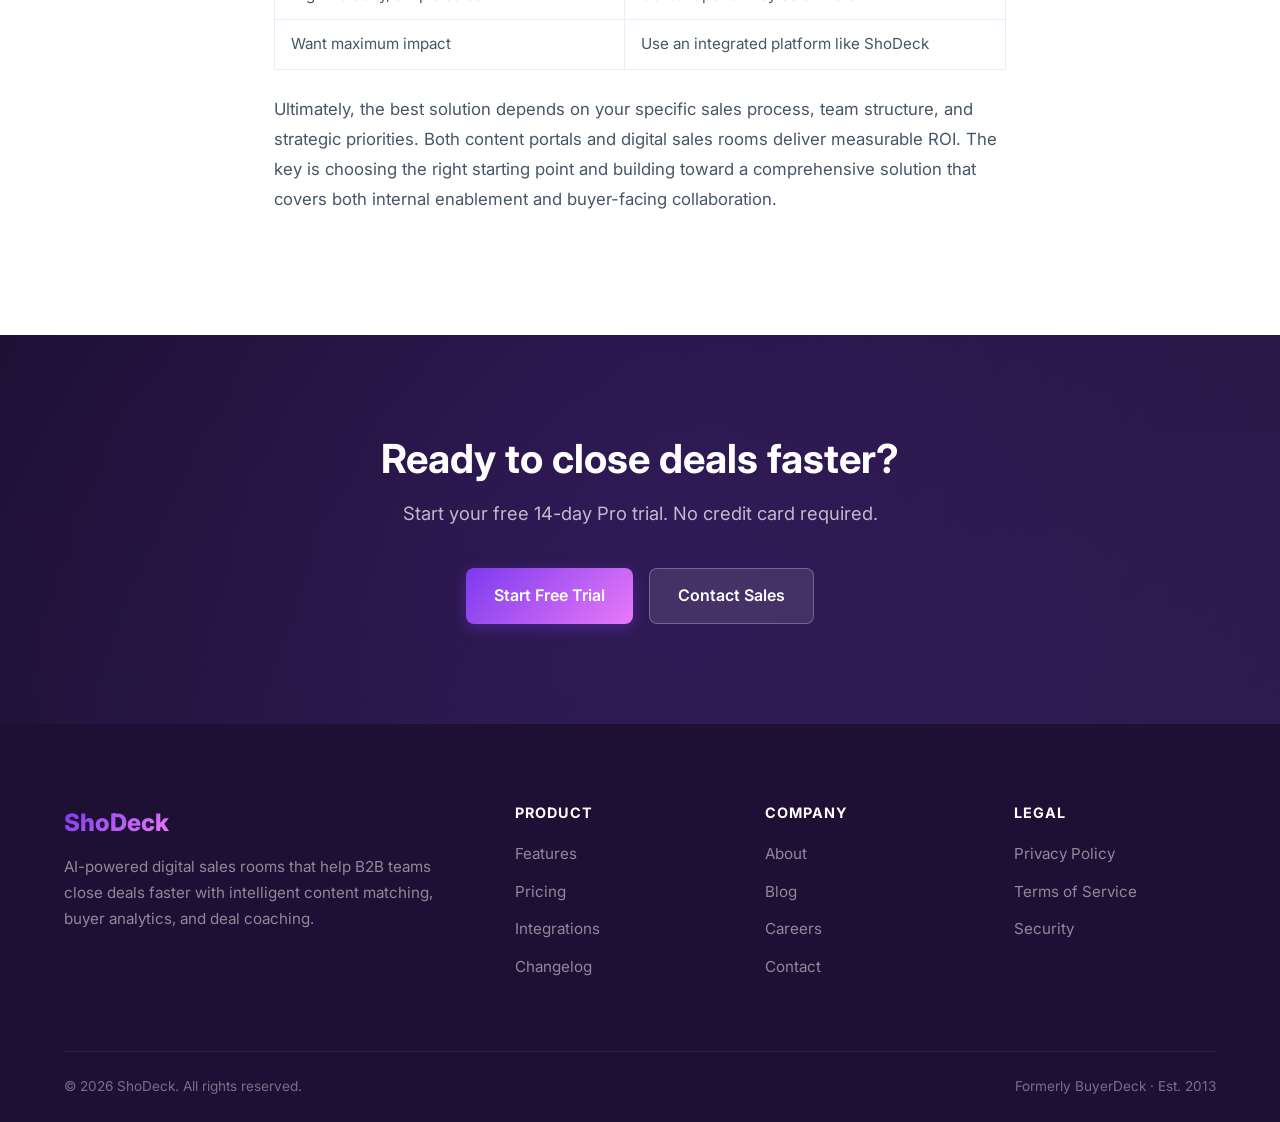
<file: blog/content-portal-vs-sales-room.html>
<!DOCTYPE html>
<html lang="en">
<head>
    <meta charset="UTF-8">
    <meta name="viewport" content="width=device-width, initial-scale=1.0">
    <title>Content Portal vs Sales Room: Key Differences Explained — ShoDeck Blog</title>
    <meta name="description" content="Understand the key differences between content portals and digital sales rooms, including features, best uses, and how to choose the right solution for your team.">
    <link rel="preconnect" href="https://fonts.googleapis.com">
    <link rel="preconnect" href="https://fonts.gstatic.com" crossorigin>
    <link href="https://fonts.googleapis.com/css2?family=Inter:wght@400;500;600;700;800&display=swap" rel="stylesheet">
    <link rel="stylesheet" href="../styles.css">
</head>
<body>
    <nav class="nav">
        <div class="container">
            <a href="../index.html" class="nav-logo">ShoDeck</a>
            <div class="nav-links">
                <a href="../features.html">Features</a>
                <a href="../pricing.html">Pricing</a>
                <a href="../blog.html" class="active">Blog</a>
                <a href="../about.html">About</a>
                <a href="https://app.shodeck.com/">Login</a>
                <a href="https://app.shodeck.com/signup" class="nav-cta">Start Free</a>
            </div>
            <button class="nav-hamburger" aria-label="Toggle menu">
                <span></span><span></span><span></span>
            </button>
        </div>
        <div class="mobile-menu">
            <a href="../features.html">Features</a>
            <a href="../pricing.html">Pricing</a>
            <a href="../blog.html" class="active">Blog</a>
            <a href="../about.html">About</a>
            <a href="https://app.shodeck.com/">Login</a>
            <a href="https://app.shodeck.com/signup" class="nav-cta">Start Free</a>
        </div>
    </nav>

    <section class="hero" style="padding-bottom:40px">
        <div class="container">
            <span class="blog-tag">Sales Strategy</span>
            <h1>Content Portal vs Sales Room: Key Differences Explained</h1>
            <p>By Gerald Vanderpuye · Mar 18, 2025</p>
        </div>
    </section>

    <section class="section" style="padding-top:60px">
        <div class="blog-post">
            <img src="../images/blog/content-portal-vs-sales-room.jpg" alt="Content Portal vs Sales Room: Key Differences Explained" class="blog-post-hero-img">
            <div class="blog-post-content">

                <h2>Overview</h2>
                <p>Both content portals and digital sales rooms serve important roles in B2B sales, but they address different needs and deliver different outcomes. Understanding the distinctions between these two approaches is essential for choosing the right solution, or the right combination, for your organization.</p>
                <p>At the highest level, a content portal is an internal-facing tool that helps sales teams organize, find, and distribute content. A digital sales room is an external-facing environment where sellers and buyers collaborate throughout the deal process. The two are complementary, but they solve fundamentally different problems.</p>

                <h3>Quick Comparison</h3>
                <table>
                    <thead>
                        <tr>
                            <th>Dimension</th>
                            <th>Content Portal</th>
                            <th>Digital Sales Room</th>
                        </tr>
                    </thead>
                    <tbody>
                        <tr>
                            <td>Primary User</td>
                            <td>Internal sales team</td>
                            <td>Sellers and buyers together</td>
                        </tr>
                        <tr>
                            <td>Main Purpose</td>
                            <td>Organize and distribute content</td>
                            <td>Facilitate deal collaboration</td>
                        </tr>
                        <tr>
                            <td>Content Scope</td>
                            <td>Entire content library</td>
                            <td>Curated, deal-specific content</td>
                        </tr>
                        <tr>
                            <td>Personalization</td>
                            <td>By role or segment</td>
                            <td>By individual deal and buyer</td>
                        </tr>
                        <tr>
                            <td>Analytics Focus</td>
                            <td>Content usage by sales team</td>
                            <td>Buyer engagement and deal signals</td>
                        </tr>
                        <tr>
                            <td>Communication</td>
                            <td>Internal only</td>
                            <td>Bidirectional with buyers</td>
                        </tr>
                        <tr>
                            <td>Lifecycle</td>
                            <td>Always on, library model</td>
                            <td>Deal-specific, created per opportunity</td>
                        </tr>
                    </tbody>
                </table>

                <h2>Core Features Comparison</h2>

                <h3>Content Management</h3>
                <p>Content portals excel at managing large content libraries. They provide sophisticated organization, tagging, search, and version control capabilities designed to help sales teams find and use the right content efficiently. Content portals typically include bulk upload and organization tools, advanced taxonomy and tagging systems, AI-powered content recommendations, version management and approval workflows, and content performance analytics (internal usage).</p>
                <p>Digital sales rooms approach content differently. Rather than managing the entire library, they focus on curating the right content for each specific deal. Sales rooms pull from the broader content library (often from a connected content portal) and present a tailored subset to each buyer. Content in a sales room is organized by relevance to the deal, not by library taxonomy.</p>

                <h3>Communication Tools</h3>
                <p>Content portals are primarily internal tools and typically offer limited communication features, such as internal comments on content items or notifications about updates and new materials. They are not designed for buyer-facing communication.</p>
                <p>Digital sales rooms, by contrast, are built for bidirectional communication between sellers and buyers. They include in-context messaging tied to specific content or deal topics, @mention notifications that prompt timely responses, mutual action plans with shared ownership and deadlines, activity feeds that keep all stakeholders informed, and meeting notes and follow-up tracking.</p>

                <h3>Performance Tracking</h3>
                <p>Both tools provide analytics, but they measure different things. Content portal analytics focus on internal metrics: which content is being used by which reps, search patterns, and content gaps. Digital sales room analytics focus on buyer behavior: who is viewing what, how long they spend, which stakeholders are engaged, and what engagement patterns correlate with deal outcomes.</p>

                <h3>Software Integration</h3>
                <table>
                    <thead>
                        <tr>
                            <th>Integration Type</th>
                            <th>Content Portal</th>
                            <th>Digital Sales Room</th>
                        </tr>
                    </thead>
                    <tbody>
                        <tr>
                            <td>CRM</td>
                            <td>Content recommendations in CRM</td>
                            <td>Engagement data synced to CRM deals</td>
                        </tr>
                        <tr>
                            <td>Marketing Automation</td>
                            <td>Content performance data</td>
                            <td>Buyer engagement signals</td>
                        </tr>
                        <tr>
                            <td>Communication Tools</td>
                            <td>Content sharing via Slack/Teams</td>
                            <td>Built-in buyer communication</td>
                        </tr>
                        <tr>
                            <td>Document Storage</td>
                            <td>Source content from cloud drives</td>
                            <td>Pull curated content for deals</td>
                        </tr>
                        <tr>
                            <td>Analytics Platforms</td>
                            <td>Internal usage dashboards</td>
                            <td>Buyer behavior and deal intelligence</td>
                        </tr>
                    </tbody>
                </table>

                <h3>Feature Comparison Summary</h3>
                <table>
                    <thead>
                        <tr>
                            <th>Feature</th>
                            <th>Content Portal</th>
                            <th>Digital Sales Room</th>
                        </tr>
                    </thead>
                    <tbody>
                        <tr>
                            <td>Content Library Management</td>
                            <td>Advanced</td>
                            <td>Basic (pulls from portal)</td>
                        </tr>
                        <tr>
                            <td>Search and Discovery</td>
                            <td>Full-text, AI-powered</td>
                            <td>Deal-context filtering</td>
                        </tr>
                        <tr>
                            <td>Version Control</td>
                            <td>Comprehensive</td>
                            <td>Auto-updated from source</td>
                        </tr>
                        <tr>
                            <td>Buyer-Facing Experience</td>
                            <td>Not applicable</td>
                            <td>Personalized, branded portals</td>
                        </tr>
                        <tr>
                            <td>Buyer Engagement Analytics</td>
                            <td>Limited or none</td>
                            <td>Comprehensive, real-time</td>
                        </tr>
                        <tr>
                            <td>Mutual Action Plans</td>
                            <td>Not available</td>
                            <td>Built-in</td>
                        </tr>
                        <tr>
                            <td>Deal-Specific Collaboration</td>
                            <td>Not designed for this</td>
                            <td>Core capability</td>
                        </tr>
                        <tr>
                            <td>Stakeholder Tracking</td>
                            <td>Internal team only</td>
                            <td>Both seller and buyer teams</td>
                        </tr>
                    </tbody>
                </table>

                <h2>Best Uses for Each Solution</h2>

                <h3>When to Use a Content Portal</h3>
                <p>Content portals are ideal for organizations that need to solve content management challenges at scale. They are the right choice when your sales team spends too much time searching for content, you have a large content library that needs systematic organization, content is frequently outdated or inconsistently used, you need to track which content reps are using and identify gaps, multiple teams (sales, marketing, customer success) need access to shared materials, and you are building a content enablement foundation before adding deal-specific tools.</p>

                <h3>When to Use a Digital Sales Room</h3>
                <p>Digital sales rooms are ideal when you need to improve the buyer-facing experience and gain visibility into deal engagement. They are the right choice when you want to create a professional, branded buying experience, your deals involve multiple stakeholders who need access to shared materials, you need visibility into how buyers interact with your content, your sales cycles are complex and benefit from mutual action plans, you want to differentiate your sales process from competitors, and you need to coach reps based on actual buyer engagement data.</p>

                <h3>Use Case Comparison</h3>
                <table>
                    <thead>
                        <tr>
                            <th>Use Case</th>
                            <th>Best Solution</th>
                            <th>Why</th>
                        </tr>
                    </thead>
                    <tbody>
                        <tr>
                            <td>Organizing 500+ sales assets</td>
                            <td>Content Portal</td>
                            <td>Library-scale organization and search required</td>
                        </tr>
                        <tr>
                            <td>Tracking buyer content engagement</td>
                            <td>Digital Sales Room</td>
                            <td>Buyer-facing analytics are the core capability</td>
                        </tr>
                        <tr>
                            <td>Onboarding new sales reps</td>
                            <td>Content Portal</td>
                            <td>Centralized training and content discovery</td>
                        </tr>
                        <tr>
                            <td>Managing enterprise deal with 8 stakeholders</td>
                            <td>Digital Sales Room</td>
                            <td>Multi-stakeholder collaboration and tracking</td>
                        </tr>
                        <tr>
                            <td>Ensuring brand and message consistency</td>
                            <td>Content Portal</td>
                            <td>Version control and approval workflows</td>
                        </tr>
                        <tr>
                            <td>Shortening sales cycle</td>
                            <td>Digital Sales Room</td>
                            <td>Buyer self-service and real-time engagement signals</td>
                        </tr>
                        <tr>
                            <td>Channel partner enablement</td>
                            <td>Content Portal</td>
                            <td>Role-based access to co-branded materials</td>
                        </tr>
                        <tr>
                            <td>Post-demo follow-up and nurturing</td>
                            <td>Digital Sales Room</td>
                            <td>Contextual content delivery with engagement tracking</td>
                        </tr>
                    </tbody>
                </table>

                <h2>Impact on Sales Results</h2>

                <h3>Sales Cycle Length</h3>
                <p>Content portals impact sales cycle length indirectly by reducing the time reps spend finding and preparing content. When reps can assemble the right materials in minutes instead of hours, they respond to buyer requests faster and keep deals moving. Typical impact: 10-15% reduction in sales cycle length.</p>
                <p>Digital sales rooms have a more direct impact on cycle length. By giving buyers 24/7 access to all deal materials, enabling self-service content consumption, and providing mutual action plans that keep both parties accountable, they remove friction from the buying process. Typical impact: 20-30% reduction in sales cycle length.</p>

                <h3>Buyer Interaction</h3>
                <p>Content portals improve buyer interaction quality by ensuring reps always share the most relevant, up-to-date materials. Better content leads to better conversations and more informed buyers.</p>
                <p>Digital sales rooms transform buyer interaction entirely. They shift the dynamic from one-way content delivery to collaborative deal management. Buyers become active participants rather than passive recipients, and the shared workspace creates transparency and trust that accelerates decision-making.</p>

                <h3>Deal Success Rates</h3>
                <p>Both tools contribute to improved win rates, but through different mechanisms. Content portals improve win rates by ensuring reps use the best available materials. Digital sales rooms improve win rates by creating visibility into buyer behavior and enabling proactive, data-driven selling.</p>

                <h3>Results Comparison</h3>
                <table>
                    <thead>
                        <tr>
                            <th>Outcome Metric</th>
                            <th>Content Portal Impact</th>
                            <th>Digital Sales Room Impact</th>
                            <th>Combined Impact</th>
                        </tr>
                    </thead>
                    <tbody>
                        <tr>
                            <td>Sales Cycle Reduction</td>
                            <td>10-15%</td>
                            <td>20-30%</td>
                            <td>25-35%</td>
                        </tr>
                        <tr>
                            <td>Win Rate Improvement</td>
                            <td>10-15%</td>
                            <td>15-25%</td>
                            <td>20-30%</td>
                        </tr>
                        <tr>
                            <td>Content Utilization Increase</td>
                            <td>200-300%</td>
                            <td>150-250%</td>
                            <td>300-400%</td>
                        </tr>
                        <tr>
                            <td>Rep Productivity Gain</td>
                            <td>15-20%</td>
                            <td>10-15%</td>
                            <td>20-30%</td>
                        </tr>
                        <tr>
                            <td>Buyer Satisfaction Score</td>
                            <td>Moderate improvement</td>
                            <td>Significant improvement</td>
                            <td>Highest improvement</td>
                        </tr>
                    </tbody>
                </table>

                <h2>Making the Right Choice</h2>

                <h3>Decision Criteria</h3>
                <p>When deciding between a content portal and a digital sales room (or investing in both), consider the following factors:</p>
                <ul>
                    <li><strong>Current pain points:</strong> If your biggest challenge is that reps cannot find content, start with a content portal. If your biggest challenge is buyer engagement and deal visibility, start with a digital sales room.</li>
                    <li><strong>Sales cycle complexity:</strong> Simple, high-velocity sales may only need a content portal. Complex, multi-stakeholder enterprise deals benefit enormously from digital sales rooms.</li>
                    <li><strong>Team size and maturity:</strong> Smaller teams may not need the library-scale management of a content portal. Larger teams almost certainly do.</li>
                    <li><strong>Budget and timeline:</strong> If you can only invest in one tool initially, choose the one that addresses your most urgent need and plan to add the complementary solution later.</li>
                    <li><strong>Existing tech stack:</strong> Some platforms, like ShoDeck, offer both content management and digital sales room capabilities in a single platform, simplifying the decision.</li>
                </ul>

                <h3>Combined Solutions</h3>
                <p>The most effective approach for mid-market and enterprise sales organizations is to use both tools together, with the content portal feeding curated content into deal-specific sales rooms.</p>
                <table>
                    <thead>
                        <tr>
                            <th>Workflow Step</th>
                            <th>Content Portal Role</th>
                            <th>Digital Sales Room Role</th>
                        </tr>
                    </thead>
                    <tbody>
                        <tr>
                            <td>Content creation</td>
                            <td>Store, organize, and version control</td>
                            <td>Not involved</td>
                        </tr>
                        <tr>
                            <td>Content discovery</td>
                            <td>Search, browse, get AI recommendations</td>
                            <td>Not involved</td>
                        </tr>
                        <tr>
                            <td>Deal preparation</td>
                            <td>Select relevant content</td>
                            <td>Create personalized deal room</td>
                        </tr>
                        <tr>
                            <td>Buyer engagement</td>
                            <td>Not involved</td>
                            <td>Share room, track engagement</td>
                        </tr>
                        <tr>
                            <td>Follow-up and nurturing</td>
                            <td>Source additional content as needed</td>
                            <td>Add content, communicate, track</td>
                        </tr>
                        <tr>
                            <td>Performance analysis</td>
                            <td>Internal content usage analytics</td>
                            <td>Buyer engagement analytics</td>
                        </tr>
                    </tbody>
                </table>

                <h3>Summary Points</h3>
                <table>
                    <thead>
                        <tr>
                            <th>Consideration</th>
                            <th>Recommendation</th>
                        </tr>
                    </thead>
                    <tbody>
                        <tr>
                            <td>Primary need is content organization</td>
                            <td>Start with a content portal</td>
                        </tr>
                        <tr>
                            <td>Primary need is buyer engagement</td>
                            <td>Start with a digital sales room</td>
                        </tr>
                        <tr>
                            <td>Complex enterprise sales</td>
                            <td>Invest in both</td>
                        </tr>
                        <tr>
                            <td>High-velocity, simple sales</td>
                            <td>Content portal may be sufficient</td>
                        </tr>
                        <tr>
                            <td>Want maximum impact</td>
                            <td>Use an integrated platform like ShoDeck</td>
                        </tr>
                    </tbody>
                </table>
                <p>Ultimately, the best solution depends on your specific sales process, team structure, and strategic priorities. Both content portals and digital sales rooms deliver measurable ROI. The key is choosing the right starting point and building toward a comprehensive solution that covers both internal enablement and buyer-facing collaboration.</p>

            </div>
        </div>
    </section>

    <section class="cta-section">
        <div class="container">
            <h2>Ready to close deals faster?</h2>
            <p>Start your free 14-day Pro trial. No credit card required.</p>
            <div class="btn-group">
                <a href="https://app.shodeck.com/signup" class="btn btn-primary">Start Free Trial</a>
                <a href="mailto:hello@shodeck.com" class="btn btn-secondary">Contact Sales</a>
            </div>
        </div>
    </section>

    <footer class="footer">
        <div class="container">
            <div class="footer-grid">
                <div class="footer-brand">
                    <a href="../index.html" class="nav-logo">ShoDeck</a>
                    <p>AI-powered digital sales rooms that help B2B teams close deals faster with intelligent content matching, buyer analytics, and deal coaching.</p>
                </div>
                <div class="footer-column">
                    <h4>Product</h4>
                    <ul>
                        <li><a href="../features.html">Features</a></li>
                        <li><a href="../pricing.html">Pricing</a></li>
                        <li><a href="#">Integrations</a></li>
                        <li><a href="#">Changelog</a></li>
                    </ul>
                </div>
                <div class="footer-column">
                    <h4>Company</h4>
                    <ul>
                        <li><a href="../about.html">About</a></li>
                        <li><a href="../blog.html">Blog</a></li>
                        <li><a href="#">Careers</a></li>
                        <li><a href="mailto:hello@shodeck.com">Contact</a></li>
                    </ul>
                </div>
                <div class="footer-column">
                    <h4>Legal</h4>
                    <ul>
                        <li><a href="#">Privacy Policy</a></li>
                        <li><a href="#">Terms of Service</a></li>
                        <li><a href="#">Security</a></li>
                    </ul>
                </div>
            </div>
            <div class="footer-bottom">
                <span>&copy; 2026 ShoDeck. All rights reserved.</span>
                <span>Formerly BuyerDeck &middot; Est. 2013</span>
            </div>
        </div>
    </footer>
    <script src="../script.js"></script>
</body>
</html>
</file>
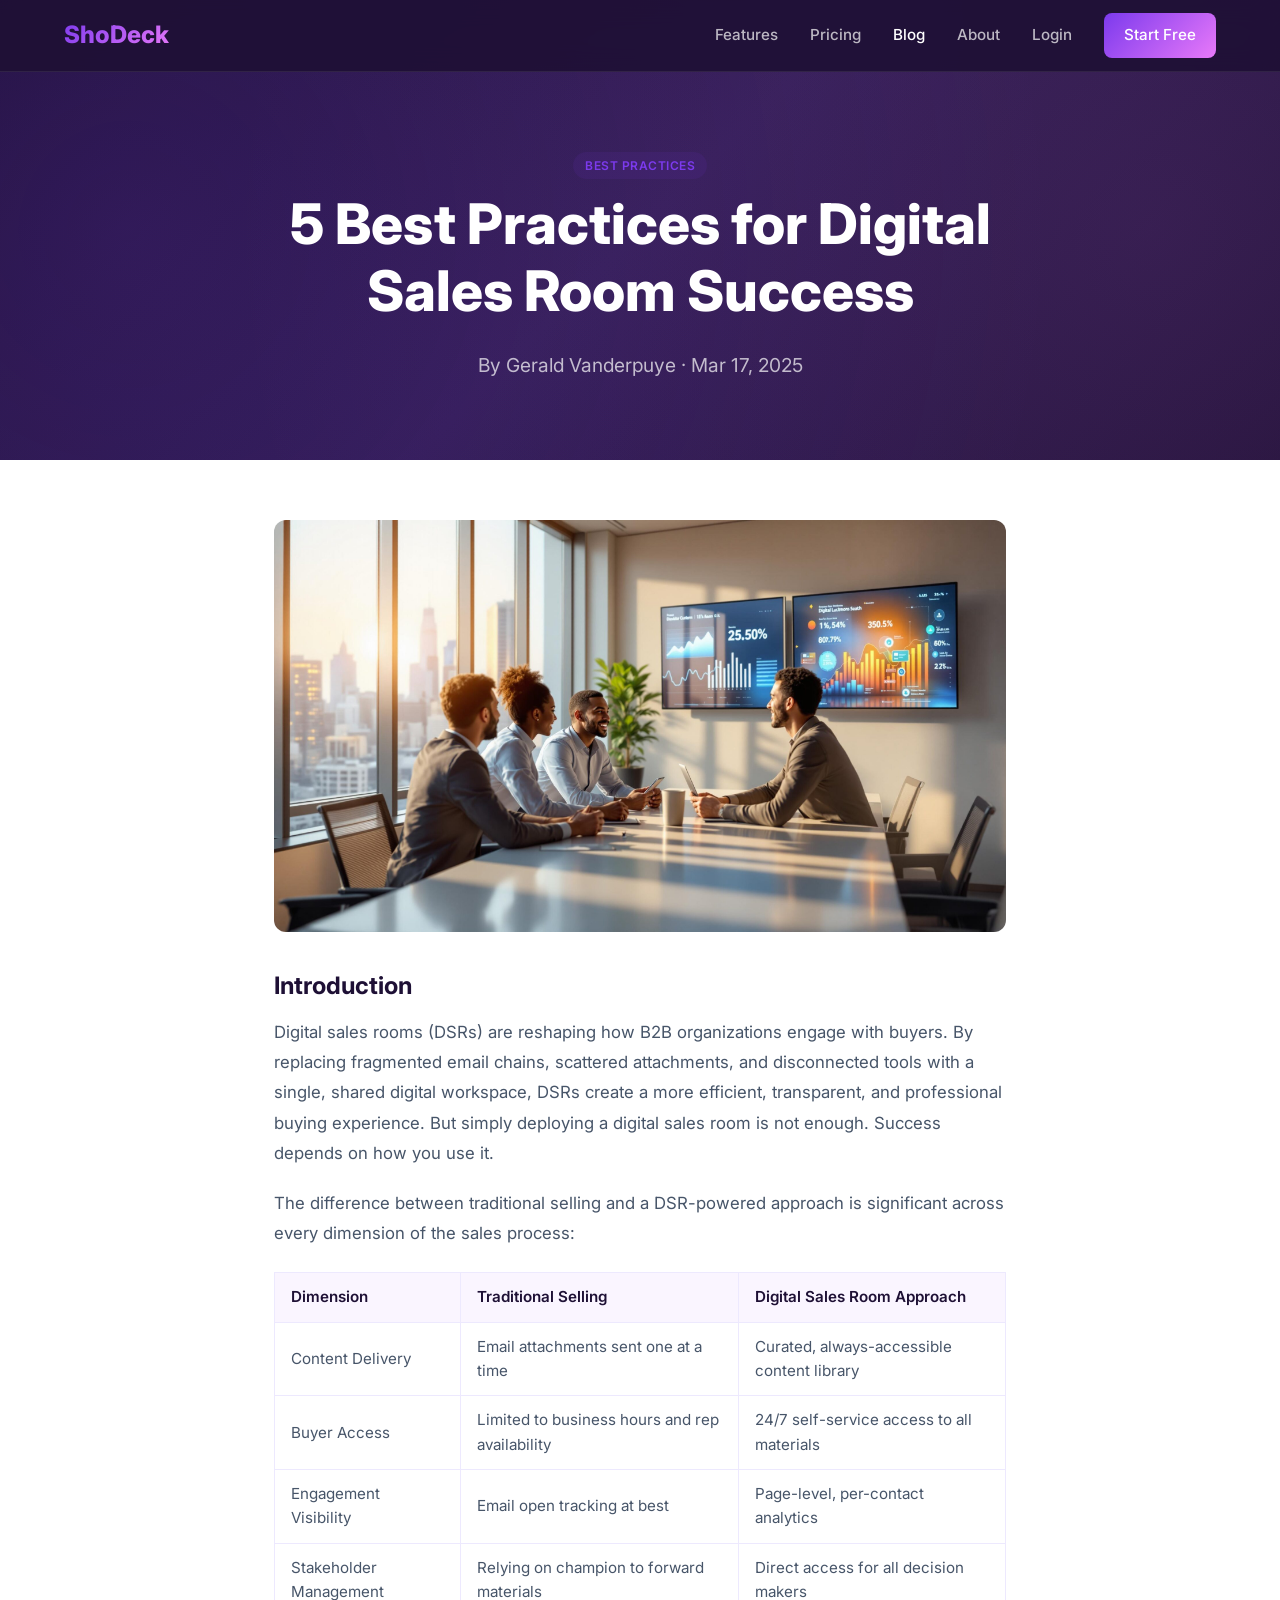
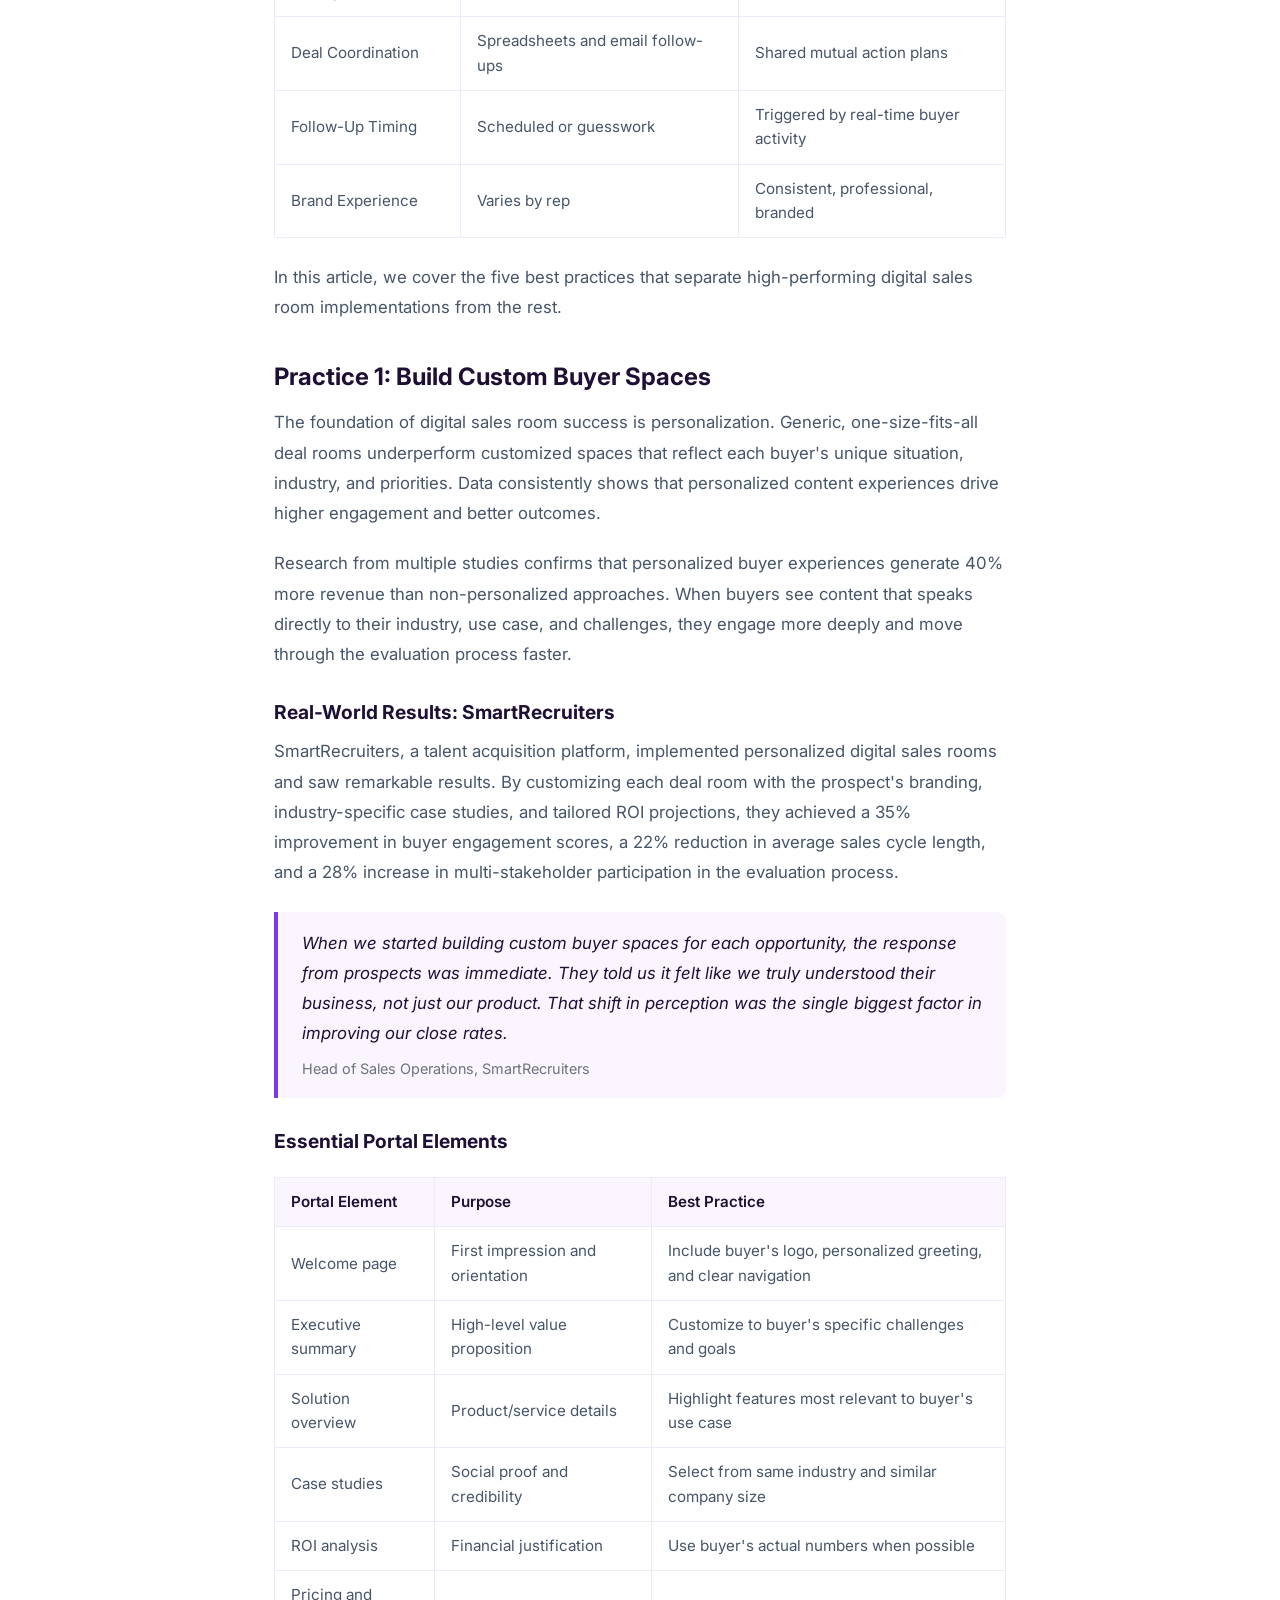
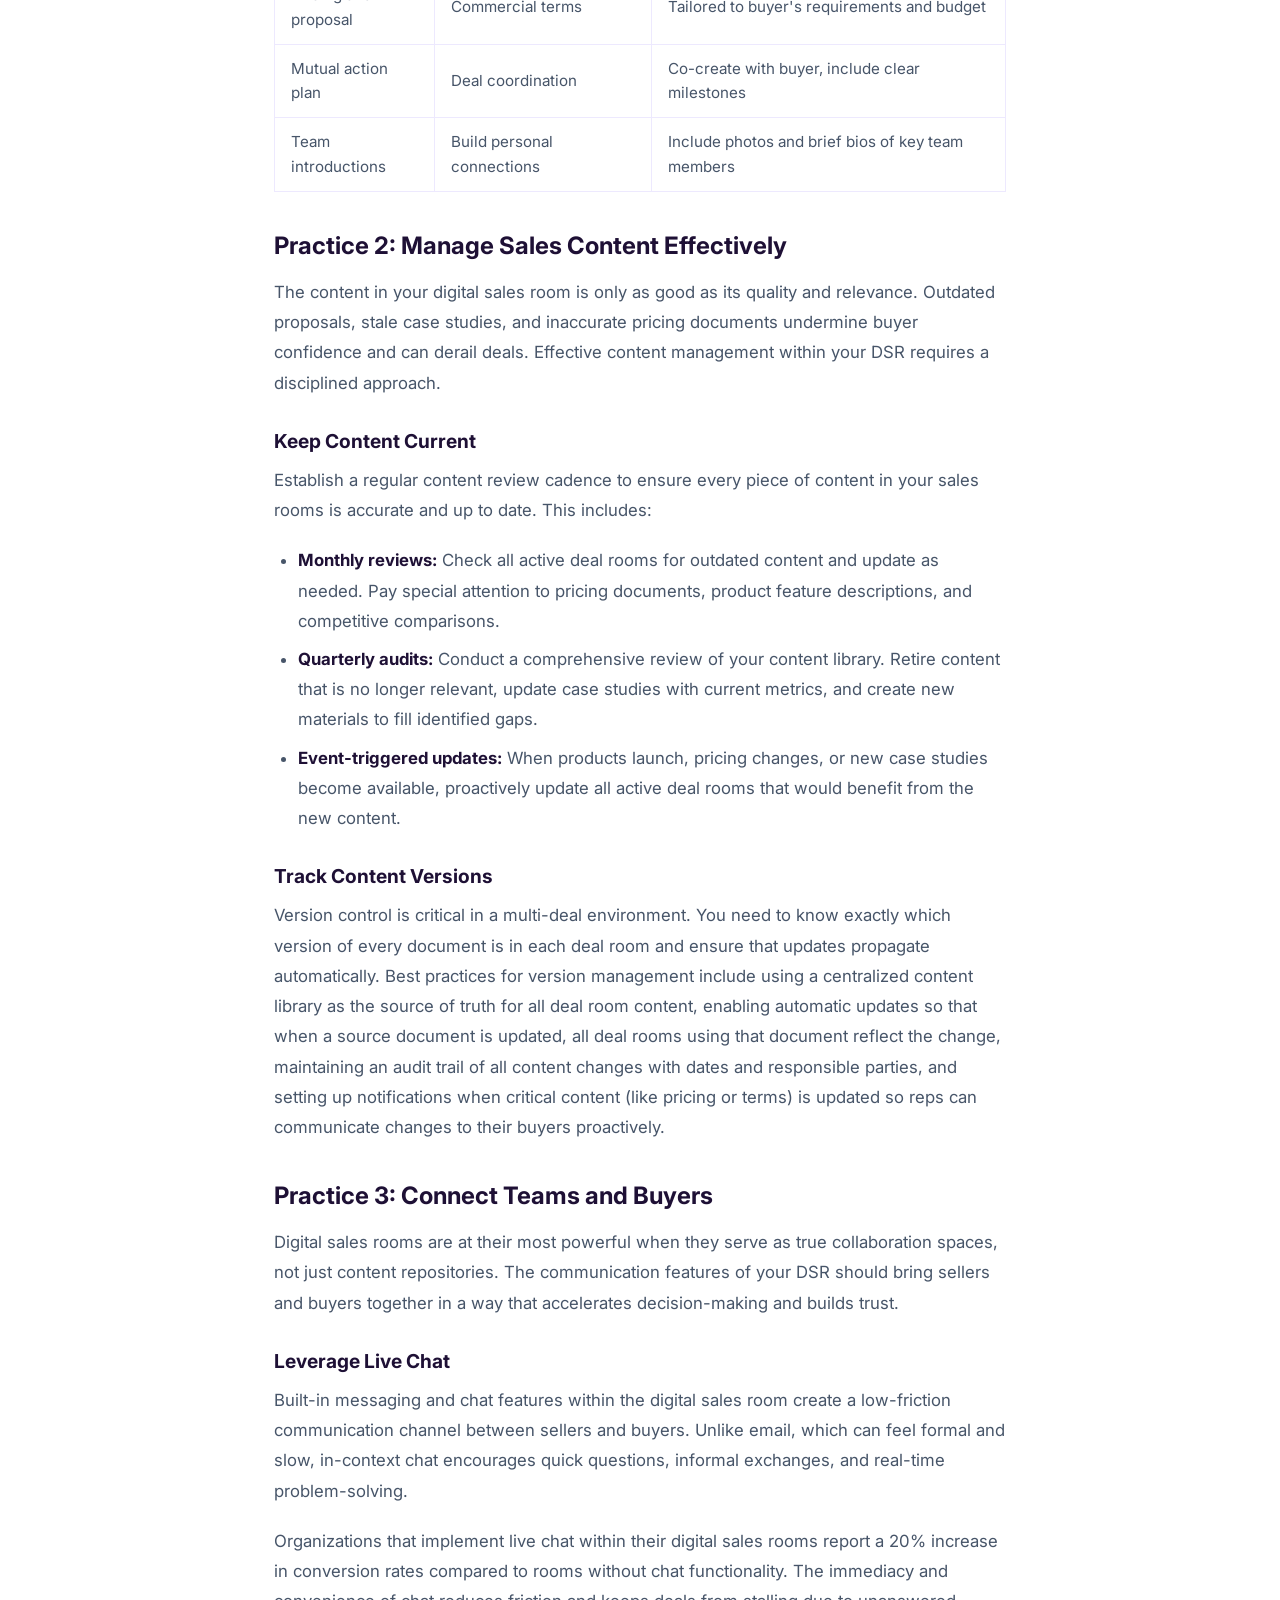
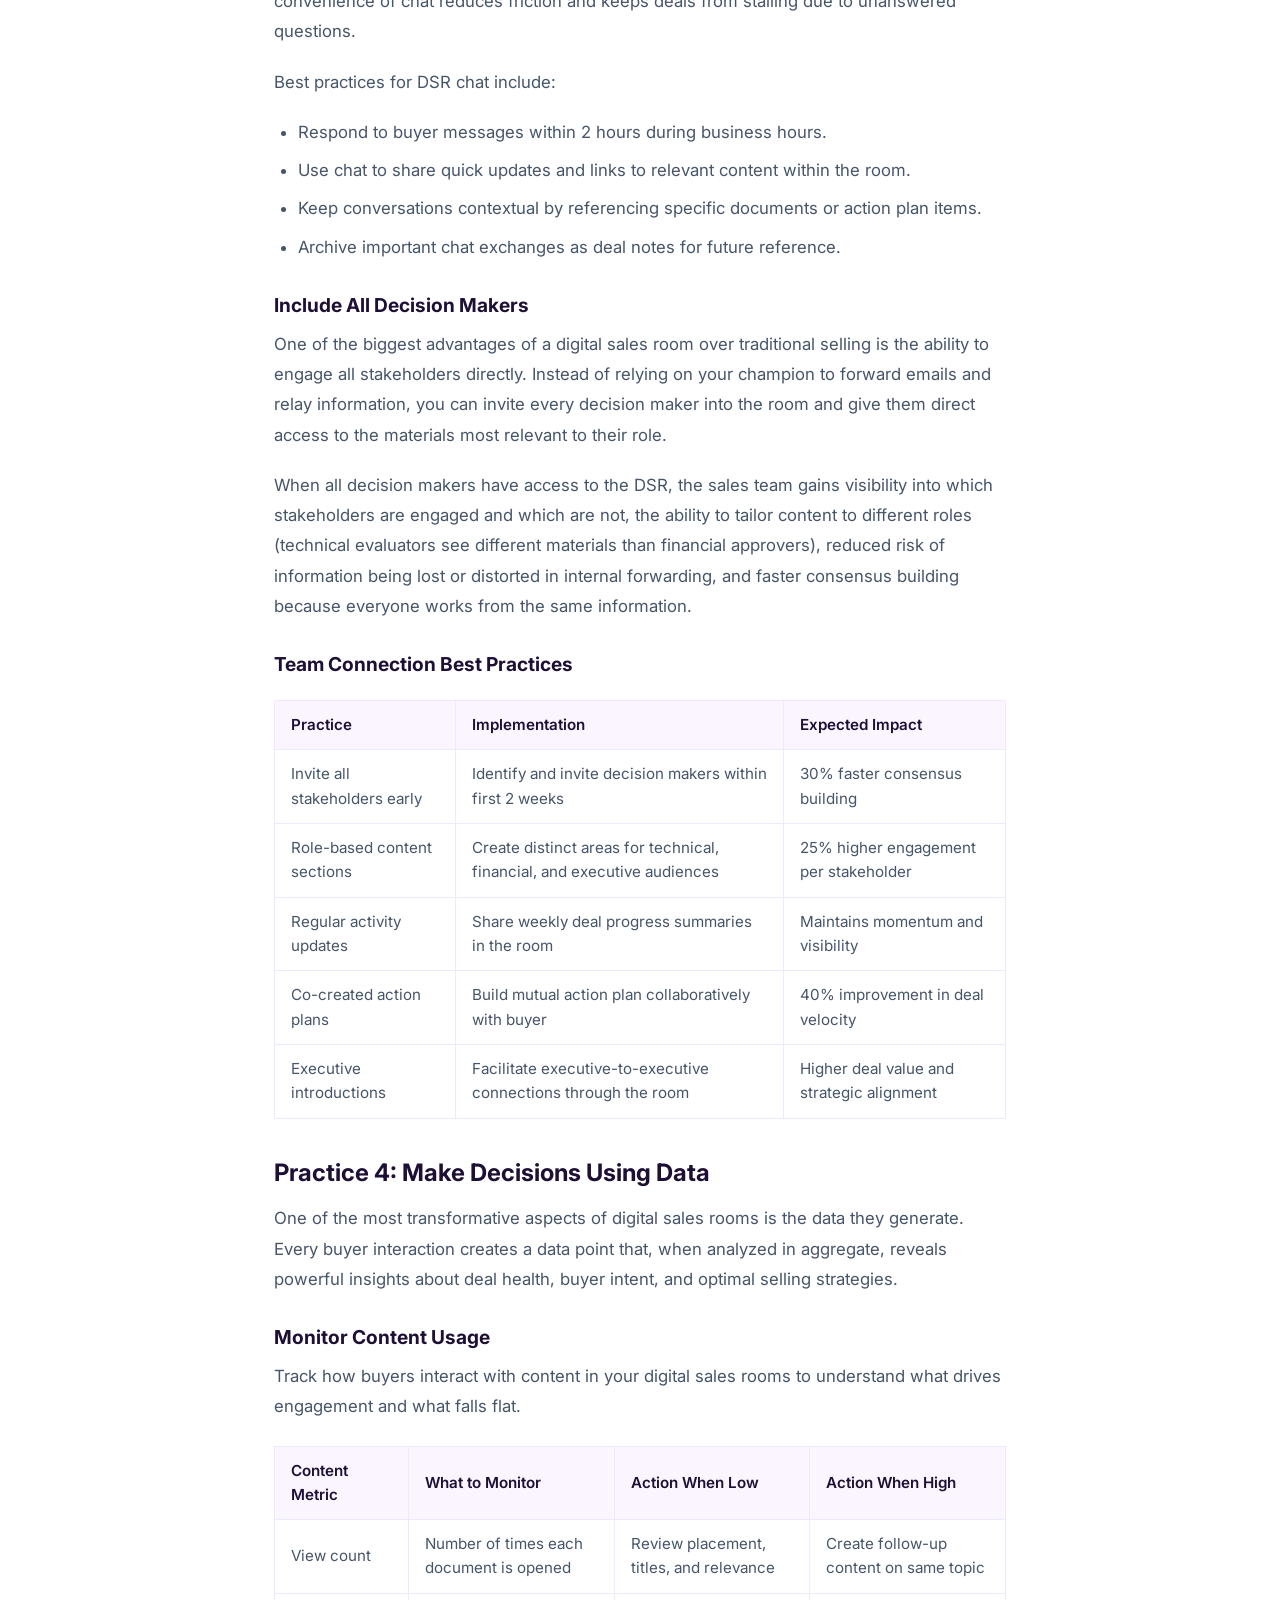
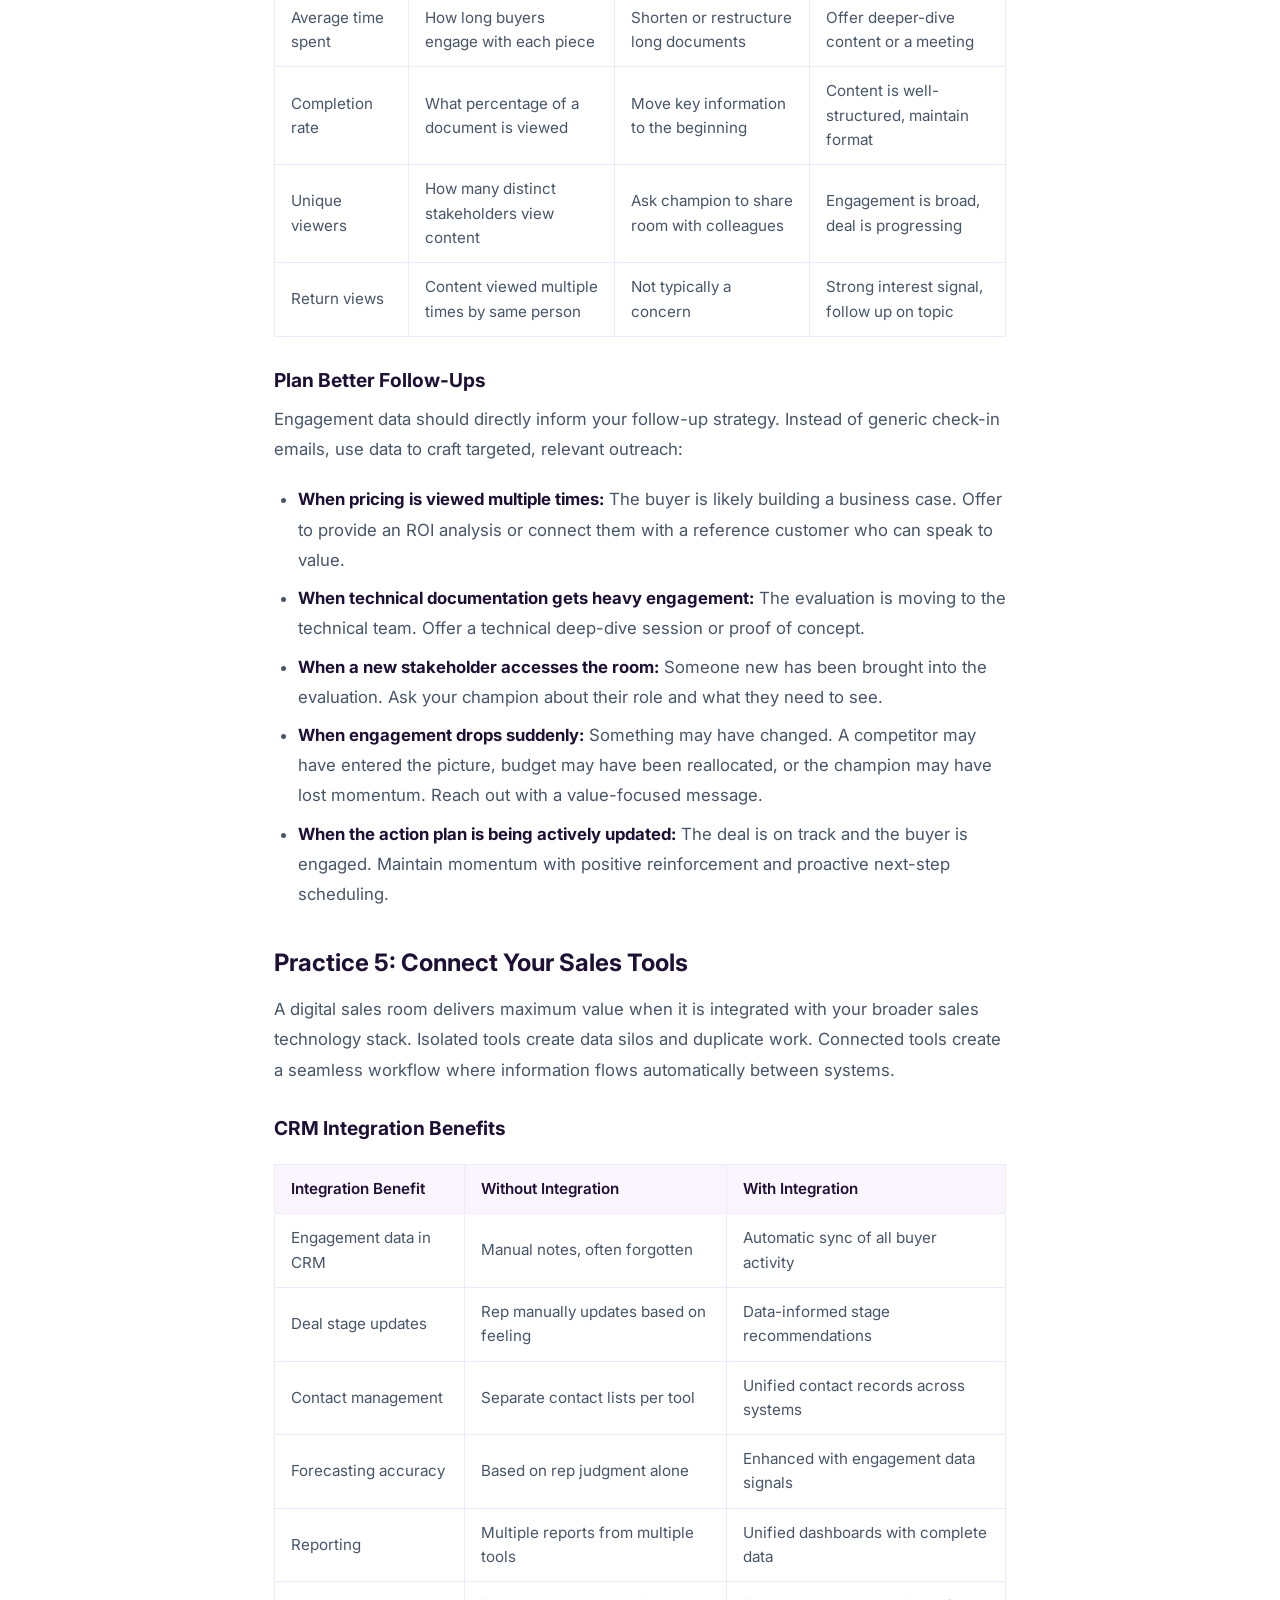
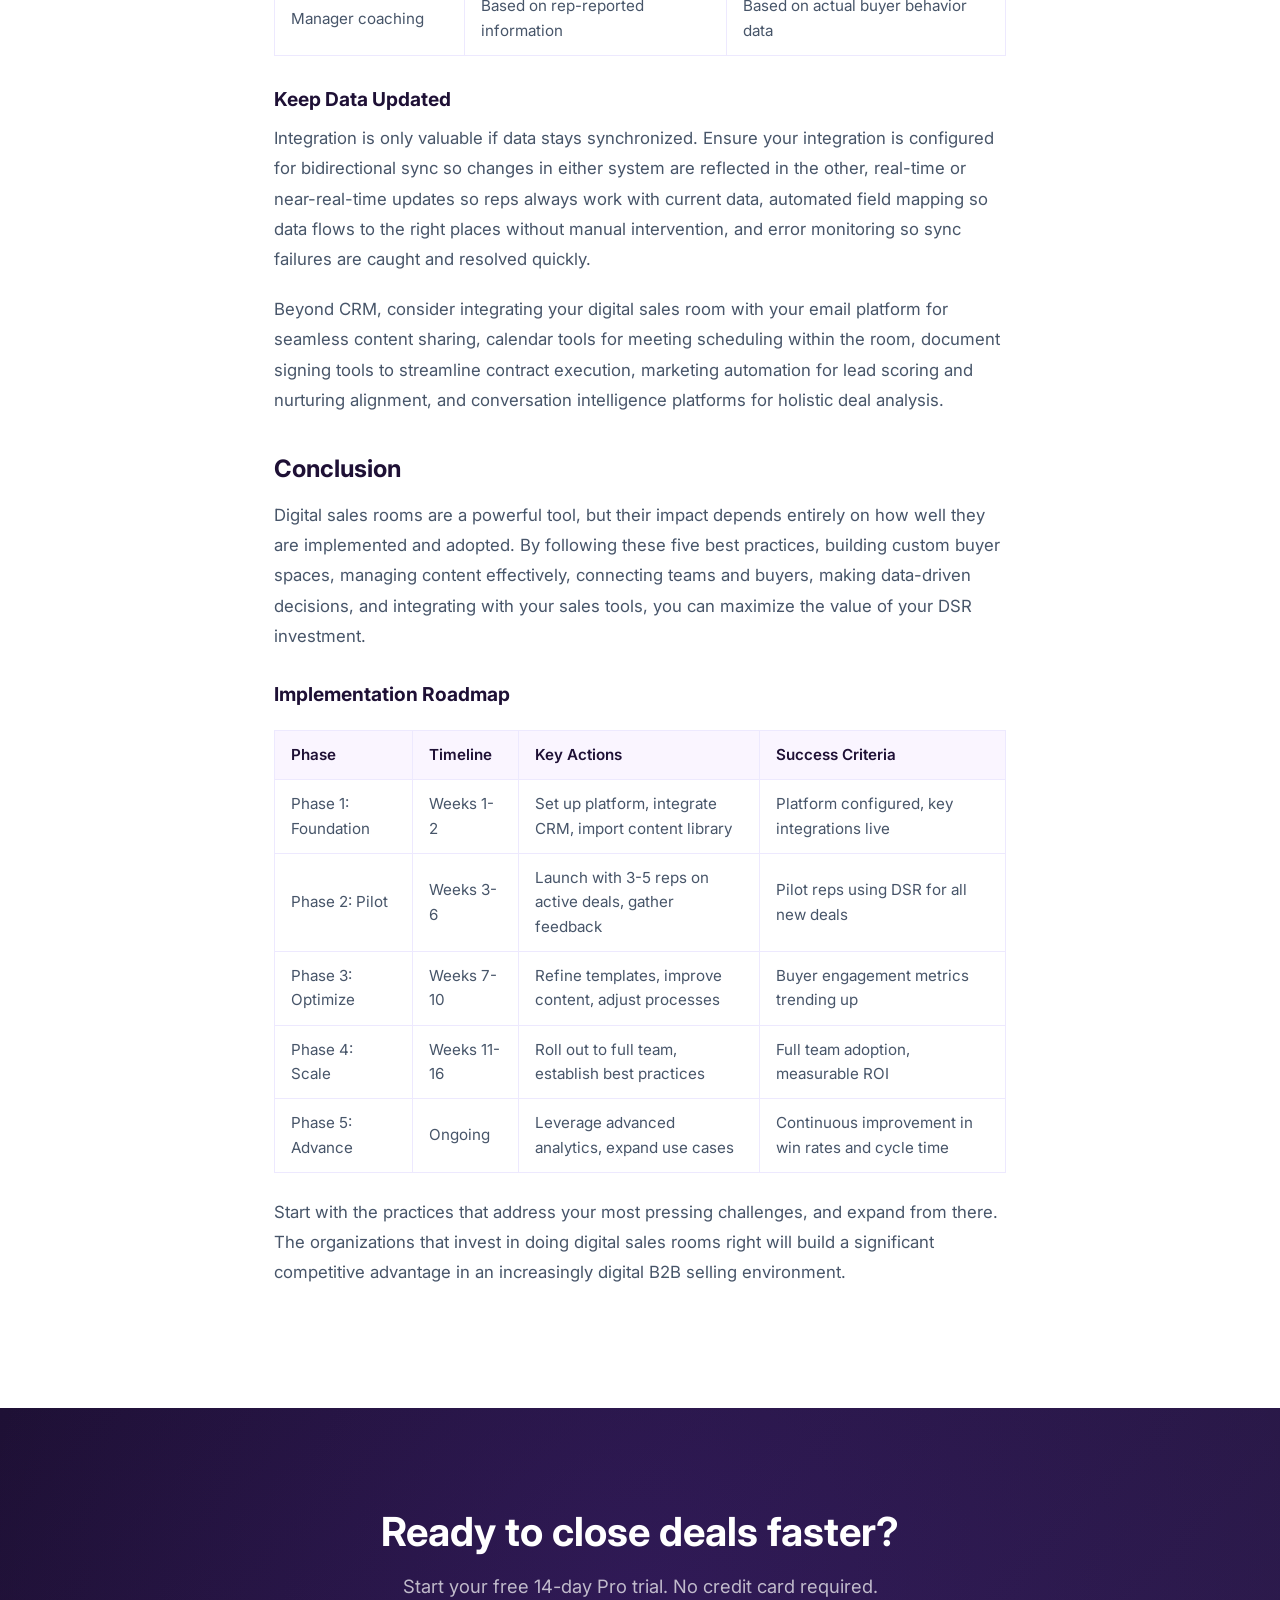
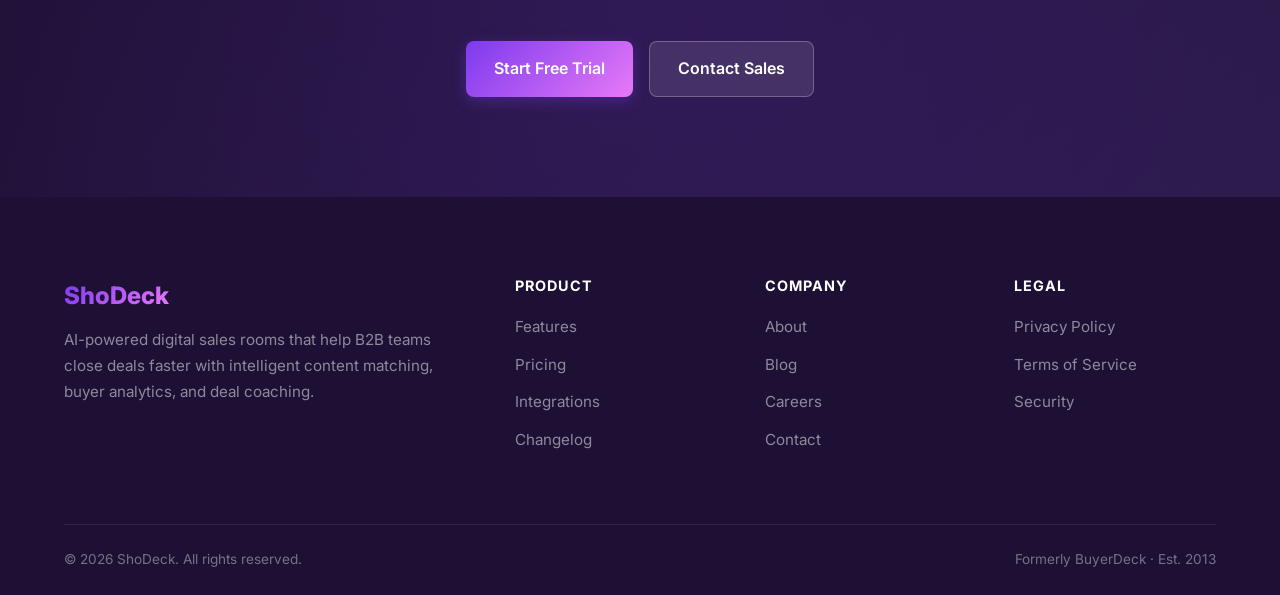
<file: blog/digital-sales-room.html>
<!DOCTYPE html>
<html lang="en">
<head>
    <meta charset="UTF-8">
    <meta name="viewport" content="width=device-width, initial-scale=1.0">
    <title>5 Best Practices for Digital Sales Room Success — ShoDeck Blog</title>
    <meta name="description" content="Discover 5 proven best practices for digital sales room success, from building custom buyer spaces to connecting sales tools and making data-driven decisions.">
    <link rel="preconnect" href="https://fonts.googleapis.com">
    <link rel="preconnect" href="https://fonts.gstatic.com" crossorigin>
    <link href="https://fonts.googleapis.com/css2?family=Inter:wght@400;500;600;700;800&display=swap" rel="stylesheet">
    <link rel="stylesheet" href="../styles.css">
</head>
<body>
    <nav class="nav">
        <div class="container">
            <a href="../index.html" class="nav-logo">ShoDeck</a>
            <div class="nav-links">
                <a href="../features.html">Features</a>
                <a href="../pricing.html">Pricing</a>
                <a href="../blog.html" class="active">Blog</a>
                <a href="../about.html">About</a>
                <a href="https://app.shodeck.com/">Login</a>
                <a href="https://app.shodeck.com/signup" class="nav-cta">Start Free</a>
            </div>
            <button class="nav-hamburger" aria-label="Toggle menu">
                <span></span><span></span><span></span>
            </button>
        </div>
        <div class="mobile-menu">
            <a href="../features.html">Features</a>
            <a href="../pricing.html">Pricing</a>
            <a href="../blog.html" class="active">Blog</a>
            <a href="../about.html">About</a>
            <a href="https://app.shodeck.com/">Login</a>
            <a href="https://app.shodeck.com/signup" class="nav-cta">Start Free</a>
        </div>
    </nav>

    <section class="hero" style="padding-bottom:40px">
        <div class="container">
            <span class="blog-tag">Best Practices</span>
            <h1>5 Best Practices for Digital Sales Room Success</h1>
            <p>By Gerald Vanderpuye · Mar 17, 2025</p>
        </div>
    </section>

    <section class="section" style="padding-top:60px">
        <div class="blog-post">
            <img src="../images/blog/digital-sales-room.jpg" alt="5 Best Practices for Digital Sales Room Success" class="blog-post-hero-img">
            <div class="blog-post-content">

                <h2>Introduction</h2>
                <p>Digital sales rooms (DSRs) are reshaping how B2B organizations engage with buyers. By replacing fragmented email chains, scattered attachments, and disconnected tools with a single, shared digital workspace, DSRs create a more efficient, transparent, and professional buying experience. But simply deploying a digital sales room is not enough. Success depends on how you use it.</p>
                <p>The difference between traditional selling and a DSR-powered approach is significant across every dimension of the sales process:</p>

                <table>
                    <thead>
                        <tr>
                            <th>Dimension</th>
                            <th>Traditional Selling</th>
                            <th>Digital Sales Room Approach</th>
                        </tr>
                    </thead>
                    <tbody>
                        <tr>
                            <td>Content Delivery</td>
                            <td>Email attachments sent one at a time</td>
                            <td>Curated, always-accessible content library</td>
                        </tr>
                        <tr>
                            <td>Buyer Access</td>
                            <td>Limited to business hours and rep availability</td>
                            <td>24/7 self-service access to all materials</td>
                        </tr>
                        <tr>
                            <td>Engagement Visibility</td>
                            <td>Email open tracking at best</td>
                            <td>Page-level, per-contact analytics</td>
                        </tr>
                        <tr>
                            <td>Stakeholder Management</td>
                            <td>Relying on champion to forward materials</td>
                            <td>Direct access for all decision makers</td>
                        </tr>
                        <tr>
                            <td>Deal Coordination</td>
                            <td>Spreadsheets and email follow-ups</td>
                            <td>Shared mutual action plans</td>
                        </tr>
                        <tr>
                            <td>Follow-Up Timing</td>
                            <td>Scheduled or guesswork</td>
                            <td>Triggered by real-time buyer activity</td>
                        </tr>
                        <tr>
                            <td>Brand Experience</td>
                            <td>Varies by rep</td>
                            <td>Consistent, professional, branded</td>
                        </tr>
                    </tbody>
                </table>

                <p>In this article, we cover the five best practices that separate high-performing digital sales room implementations from the rest.</p>

                <h2>Practice 1: Build Custom Buyer Spaces</h2>
                <p>The foundation of digital sales room success is personalization. Generic, one-size-fits-all deal rooms underperform customized spaces that reflect each buyer's unique situation, industry, and priorities. Data consistently shows that personalized content experiences drive higher engagement and better outcomes.</p>
                <p>Research from multiple studies confirms that personalized buyer experiences generate 40% more revenue than non-personalized approaches. When buyers see content that speaks directly to their industry, use case, and challenges, they engage more deeply and move through the evaluation process faster.</p>

                <h3>Real-World Results: SmartRecruiters</h3>
                <p>SmartRecruiters, a talent acquisition platform, implemented personalized digital sales rooms and saw remarkable results. By customizing each deal room with the prospect's branding, industry-specific case studies, and tailored ROI projections, they achieved a 35% improvement in buyer engagement scores, a 22% reduction in average sales cycle length, and a 28% increase in multi-stakeholder participation in the evaluation process.</p>
                <blockquote>
                    <p>When we started building custom buyer spaces for each opportunity, the response from prospects was immediate. They told us it felt like we truly understood their business, not just our product. That shift in perception was the single biggest factor in improving our close rates.</p>
                    <cite>Head of Sales Operations, SmartRecruiters</cite>
                </blockquote>

                <h3>Essential Portal Elements</h3>
                <table>
                    <thead>
                        <tr>
                            <th>Portal Element</th>
                            <th>Purpose</th>
                            <th>Best Practice</th>
                        </tr>
                    </thead>
                    <tbody>
                        <tr>
                            <td>Welcome page</td>
                            <td>First impression and orientation</td>
                            <td>Include buyer's logo, personalized greeting, and clear navigation</td>
                        </tr>
                        <tr>
                            <td>Executive summary</td>
                            <td>High-level value proposition</td>
                            <td>Customize to buyer's specific challenges and goals</td>
                        </tr>
                        <tr>
                            <td>Solution overview</td>
                            <td>Product/service details</td>
                            <td>Highlight features most relevant to buyer's use case</td>
                        </tr>
                        <tr>
                            <td>Case studies</td>
                            <td>Social proof and credibility</td>
                            <td>Select from same industry and similar company size</td>
                        </tr>
                        <tr>
                            <td>ROI analysis</td>
                            <td>Financial justification</td>
                            <td>Use buyer's actual numbers when possible</td>
                        </tr>
                        <tr>
                            <td>Pricing and proposal</td>
                            <td>Commercial terms</td>
                            <td>Tailored to buyer's requirements and budget</td>
                        </tr>
                        <tr>
                            <td>Mutual action plan</td>
                            <td>Deal coordination</td>
                            <td>Co-create with buyer, include clear milestones</td>
                        </tr>
                        <tr>
                            <td>Team introductions</td>
                            <td>Build personal connections</td>
                            <td>Include photos and brief bios of key team members</td>
                        </tr>
                    </tbody>
                </table>

                <h2>Practice 2: Manage Sales Content Effectively</h2>
                <p>The content in your digital sales room is only as good as its quality and relevance. Outdated proposals, stale case studies, and inaccurate pricing documents undermine buyer confidence and can derail deals. Effective content management within your DSR requires a disciplined approach.</p>

                <h3>Keep Content Current</h3>
                <p>Establish a regular content review cadence to ensure every piece of content in your sales rooms is accurate and up to date. This includes:</p>
                <ul>
                    <li><strong>Monthly reviews:</strong> Check all active deal rooms for outdated content and update as needed. Pay special attention to pricing documents, product feature descriptions, and competitive comparisons.</li>
                    <li><strong>Quarterly audits:</strong> Conduct a comprehensive review of your content library. Retire content that is no longer relevant, update case studies with current metrics, and create new materials to fill identified gaps.</li>
                    <li><strong>Event-triggered updates:</strong> When products launch, pricing changes, or new case studies become available, proactively update all active deal rooms that would benefit from the new content.</li>
                </ul>

                <h3>Track Content Versions</h3>
                <p>Version control is critical in a multi-deal environment. You need to know exactly which version of every document is in each deal room and ensure that updates propagate automatically. Best practices for version management include using a centralized content library as the source of truth for all deal room content, enabling automatic updates so that when a source document is updated, all deal rooms using that document reflect the change, maintaining an audit trail of all content changes with dates and responsible parties, and setting up notifications when critical content (like pricing or terms) is updated so reps can communicate changes to their buyers proactively.</p>

                <h2>Practice 3: Connect Teams and Buyers</h2>
                <p>Digital sales rooms are at their most powerful when they serve as true collaboration spaces, not just content repositories. The communication features of your DSR should bring sellers and buyers together in a way that accelerates decision-making and builds trust.</p>

                <h3>Leverage Live Chat</h3>
                <p>Built-in messaging and chat features within the digital sales room create a low-friction communication channel between sellers and buyers. Unlike email, which can feel formal and slow, in-context chat encourages quick questions, informal exchanges, and real-time problem-solving.</p>
                <p>Organizations that implement live chat within their digital sales rooms report a 20% increase in conversion rates compared to rooms without chat functionality. The immediacy and convenience of chat reduces friction and keeps deals from stalling due to unanswered questions.</p>
                <p>Best practices for DSR chat include:</p>
                <ul>
                    <li>Respond to buyer messages within 2 hours during business hours.</li>
                    <li>Use chat to share quick updates and links to relevant content within the room.</li>
                    <li>Keep conversations contextual by referencing specific documents or action plan items.</li>
                    <li>Archive important chat exchanges as deal notes for future reference.</li>
                </ul>

                <h3>Include All Decision Makers</h3>
                <p>One of the biggest advantages of a digital sales room over traditional selling is the ability to engage all stakeholders directly. Instead of relying on your champion to forward emails and relay information, you can invite every decision maker into the room and give them direct access to the materials most relevant to their role.</p>
                <p>When all decision makers have access to the DSR, the sales team gains visibility into which stakeholders are engaged and which are not, the ability to tailor content to different roles (technical evaluators see different materials than financial approvers), reduced risk of information being lost or distorted in internal forwarding, and faster consensus building because everyone works from the same information.</p>

                <h3>Team Connection Best Practices</h3>
                <table>
                    <thead>
                        <tr>
                            <th>Practice</th>
                            <th>Implementation</th>
                            <th>Expected Impact</th>
                        </tr>
                    </thead>
                    <tbody>
                        <tr>
                            <td>Invite all stakeholders early</td>
                            <td>Identify and invite decision makers within first 2 weeks</td>
                            <td>30% faster consensus building</td>
                        </tr>
                        <tr>
                            <td>Role-based content sections</td>
                            <td>Create distinct areas for technical, financial, and executive audiences</td>
                            <td>25% higher engagement per stakeholder</td>
                        </tr>
                        <tr>
                            <td>Regular activity updates</td>
                            <td>Share weekly deal progress summaries in the room</td>
                            <td>Maintains momentum and visibility</td>
                        </tr>
                        <tr>
                            <td>Co-created action plans</td>
                            <td>Build mutual action plan collaboratively with buyer</td>
                            <td>40% improvement in deal velocity</td>
                        </tr>
                        <tr>
                            <td>Executive introductions</td>
                            <td>Facilitate executive-to-executive connections through the room</td>
                            <td>Higher deal value and strategic alignment</td>
                        </tr>
                    </tbody>
                </table>

                <h2>Practice 4: Make Decisions Using Data</h2>
                <p>One of the most transformative aspects of digital sales rooms is the data they generate. Every buyer interaction creates a data point that, when analyzed in aggregate, reveals powerful insights about deal health, buyer intent, and optimal selling strategies.</p>

                <h3>Monitor Content Usage</h3>
                <p>Track how buyers interact with content in your digital sales rooms to understand what drives engagement and what falls flat.</p>
                <table>
                    <thead>
                        <tr>
                            <th>Content Metric</th>
                            <th>What to Monitor</th>
                            <th>Action When Low</th>
                            <th>Action When High</th>
                        </tr>
                    </thead>
                    <tbody>
                        <tr>
                            <td>View count</td>
                            <td>Number of times each document is opened</td>
                            <td>Review placement, titles, and relevance</td>
                            <td>Create follow-up content on same topic</td>
                        </tr>
                        <tr>
                            <td>Average time spent</td>
                            <td>How long buyers engage with each piece</td>
                            <td>Shorten or restructure long documents</td>
                            <td>Offer deeper-dive content or a meeting</td>
                        </tr>
                        <tr>
                            <td>Completion rate</td>
                            <td>What percentage of a document is viewed</td>
                            <td>Move key information to the beginning</td>
                            <td>Content is well-structured, maintain format</td>
                        </tr>
                        <tr>
                            <td>Unique viewers</td>
                            <td>How many distinct stakeholders view content</td>
                            <td>Ask champion to share room with colleagues</td>
                            <td>Engagement is broad, deal is progressing</td>
                        </tr>
                        <tr>
                            <td>Return views</td>
                            <td>Content viewed multiple times by same person</td>
                            <td>Not typically a concern</td>
                            <td>Strong interest signal, follow up on topic</td>
                        </tr>
                    </tbody>
                </table>

                <h3>Plan Better Follow-Ups</h3>
                <p>Engagement data should directly inform your follow-up strategy. Instead of generic check-in emails, use data to craft targeted, relevant outreach:</p>
                <ul>
                    <li><strong>When pricing is viewed multiple times:</strong> The buyer is likely building a business case. Offer to provide an ROI analysis or connect them with a reference customer who can speak to value.</li>
                    <li><strong>When technical documentation gets heavy engagement:</strong> The evaluation is moving to the technical team. Offer a technical deep-dive session or proof of concept.</li>
                    <li><strong>When a new stakeholder accesses the room:</strong> Someone new has been brought into the evaluation. Ask your champion about their role and what they need to see.</li>
                    <li><strong>When engagement drops suddenly:</strong> Something may have changed. A competitor may have entered the picture, budget may have been reallocated, or the champion may have lost momentum. Reach out with a value-focused message.</li>
                    <li><strong>When the action plan is being actively updated:</strong> The deal is on track and the buyer is engaged. Maintain momentum with positive reinforcement and proactive next-step scheduling.</li>
                </ul>

                <h2>Practice 5: Connect Your Sales Tools</h2>
                <p>A digital sales room delivers maximum value when it is integrated with your broader sales technology stack. Isolated tools create data silos and duplicate work. Connected tools create a seamless workflow where information flows automatically between systems.</p>

                <h3>CRM Integration Benefits</h3>
                <table>
                    <thead>
                        <tr>
                            <th>Integration Benefit</th>
                            <th>Without Integration</th>
                            <th>With Integration</th>
                        </tr>
                    </thead>
                    <tbody>
                        <tr>
                            <td>Engagement data in CRM</td>
                            <td>Manual notes, often forgotten</td>
                            <td>Automatic sync of all buyer activity</td>
                        </tr>
                        <tr>
                            <td>Deal stage updates</td>
                            <td>Rep manually updates based on feeling</td>
                            <td>Data-informed stage recommendations</td>
                        </tr>
                        <tr>
                            <td>Contact management</td>
                            <td>Separate contact lists per tool</td>
                            <td>Unified contact records across systems</td>
                        </tr>
                        <tr>
                            <td>Forecasting accuracy</td>
                            <td>Based on rep judgment alone</td>
                            <td>Enhanced with engagement data signals</td>
                        </tr>
                        <tr>
                            <td>Reporting</td>
                            <td>Multiple reports from multiple tools</td>
                            <td>Unified dashboards with complete data</td>
                        </tr>
                        <tr>
                            <td>Manager coaching</td>
                            <td>Based on rep-reported information</td>
                            <td>Based on actual buyer behavior data</td>
                        </tr>
                    </tbody>
                </table>

                <h3>Keep Data Updated</h3>
                <p>Integration is only valuable if data stays synchronized. Ensure your integration is configured for bidirectional sync so changes in either system are reflected in the other, real-time or near-real-time updates so reps always work with current data, automated field mapping so data flows to the right places without manual intervention, and error monitoring so sync failures are caught and resolved quickly.</p>
                <p>Beyond CRM, consider integrating your digital sales room with your email platform for seamless content sharing, calendar tools for meeting scheduling within the room, document signing tools to streamline contract execution, marketing automation for lead scoring and nurturing alignment, and conversation intelligence platforms for holistic deal analysis.</p>

                <h2>Conclusion</h2>
                <p>Digital sales rooms are a powerful tool, but their impact depends entirely on how well they are implemented and adopted. By following these five best practices, building custom buyer spaces, managing content effectively, connecting teams and buyers, making data-driven decisions, and integrating with your sales tools, you can maximize the value of your DSR investment.</p>

                <h3>Implementation Roadmap</h3>
                <table>
                    <thead>
                        <tr>
                            <th>Phase</th>
                            <th>Timeline</th>
                            <th>Key Actions</th>
                            <th>Success Criteria</th>
                        </tr>
                    </thead>
                    <tbody>
                        <tr>
                            <td>Phase 1: Foundation</td>
                            <td>Weeks 1-2</td>
                            <td>Set up platform, integrate CRM, import content library</td>
                            <td>Platform configured, key integrations live</td>
                        </tr>
                        <tr>
                            <td>Phase 2: Pilot</td>
                            <td>Weeks 3-6</td>
                            <td>Launch with 3-5 reps on active deals, gather feedback</td>
                            <td>Pilot reps using DSR for all new deals</td>
                        </tr>
                        <tr>
                            <td>Phase 3: Optimize</td>
                            <td>Weeks 7-10</td>
                            <td>Refine templates, improve content, adjust processes</td>
                            <td>Buyer engagement metrics trending up</td>
                        </tr>
                        <tr>
                            <td>Phase 4: Scale</td>
                            <td>Weeks 11-16</td>
                            <td>Roll out to full team, establish best practices</td>
                            <td>Full team adoption, measurable ROI</td>
                        </tr>
                        <tr>
                            <td>Phase 5: Advance</td>
                            <td>Ongoing</td>
                            <td>Leverage advanced analytics, expand use cases</td>
                            <td>Continuous improvement in win rates and cycle time</td>
                        </tr>
                    </tbody>
                </table>

                <p>Start with the practices that address your most pressing challenges, and expand from there. The organizations that invest in doing digital sales rooms right will build a significant competitive advantage in an increasingly digital B2B selling environment.</p>

            </div>
        </div>
    </section>

    <section class="cta-section">
        <div class="container">
            <h2>Ready to close deals faster?</h2>
            <p>Start your free 14-day Pro trial. No credit card required.</p>
            <div class="btn-group">
                <a href="https://app.shodeck.com/signup" class="btn btn-primary">Start Free Trial</a>
                <a href="mailto:hello@shodeck.com" class="btn btn-secondary">Contact Sales</a>
            </div>
        </div>
    </section>

    <footer class="footer">
        <div class="container">
            <div class="footer-grid">
                <div class="footer-brand">
                    <a href="../index.html" class="nav-logo">ShoDeck</a>
                    <p>AI-powered digital sales rooms that help B2B teams close deals faster with intelligent content matching, buyer analytics, and deal coaching.</p>
                </div>
                <div class="footer-column">
                    <h4>Product</h4>
                    <ul>
                        <li><a href="../features.html">Features</a></li>
                        <li><a href="../pricing.html">Pricing</a></li>
                        <li><a href="#">Integrations</a></li>
                        <li><a href="#">Changelog</a></li>
                    </ul>
                </div>
                <div class="footer-column">
                    <h4>Company</h4>
                    <ul>
                        <li><a href="../about.html">About</a></li>
                        <li><a href="../blog.html">Blog</a></li>
                        <li><a href="#">Careers</a></li>
                        <li><a href="mailto:hello@shodeck.com">Contact</a></li>
                    </ul>
                </div>
                <div class="footer-column">
                    <h4>Legal</h4>
                    <ul>
                        <li><a href="#">Privacy Policy</a></li>
                        <li><a href="#">Terms of Service</a></li>
                        <li><a href="#">Security</a></li>
                    </ul>
                </div>
            </div>
            <div class="footer-bottom">
                <span>&copy; 2026 ShoDeck. All rights reserved.</span>
                <span>Formerly BuyerDeck &middot; Est. 2013</span>
            </div>
        </div>
    </footer>
    <script src="../script.js"></script>
</body>
</html>
</file>
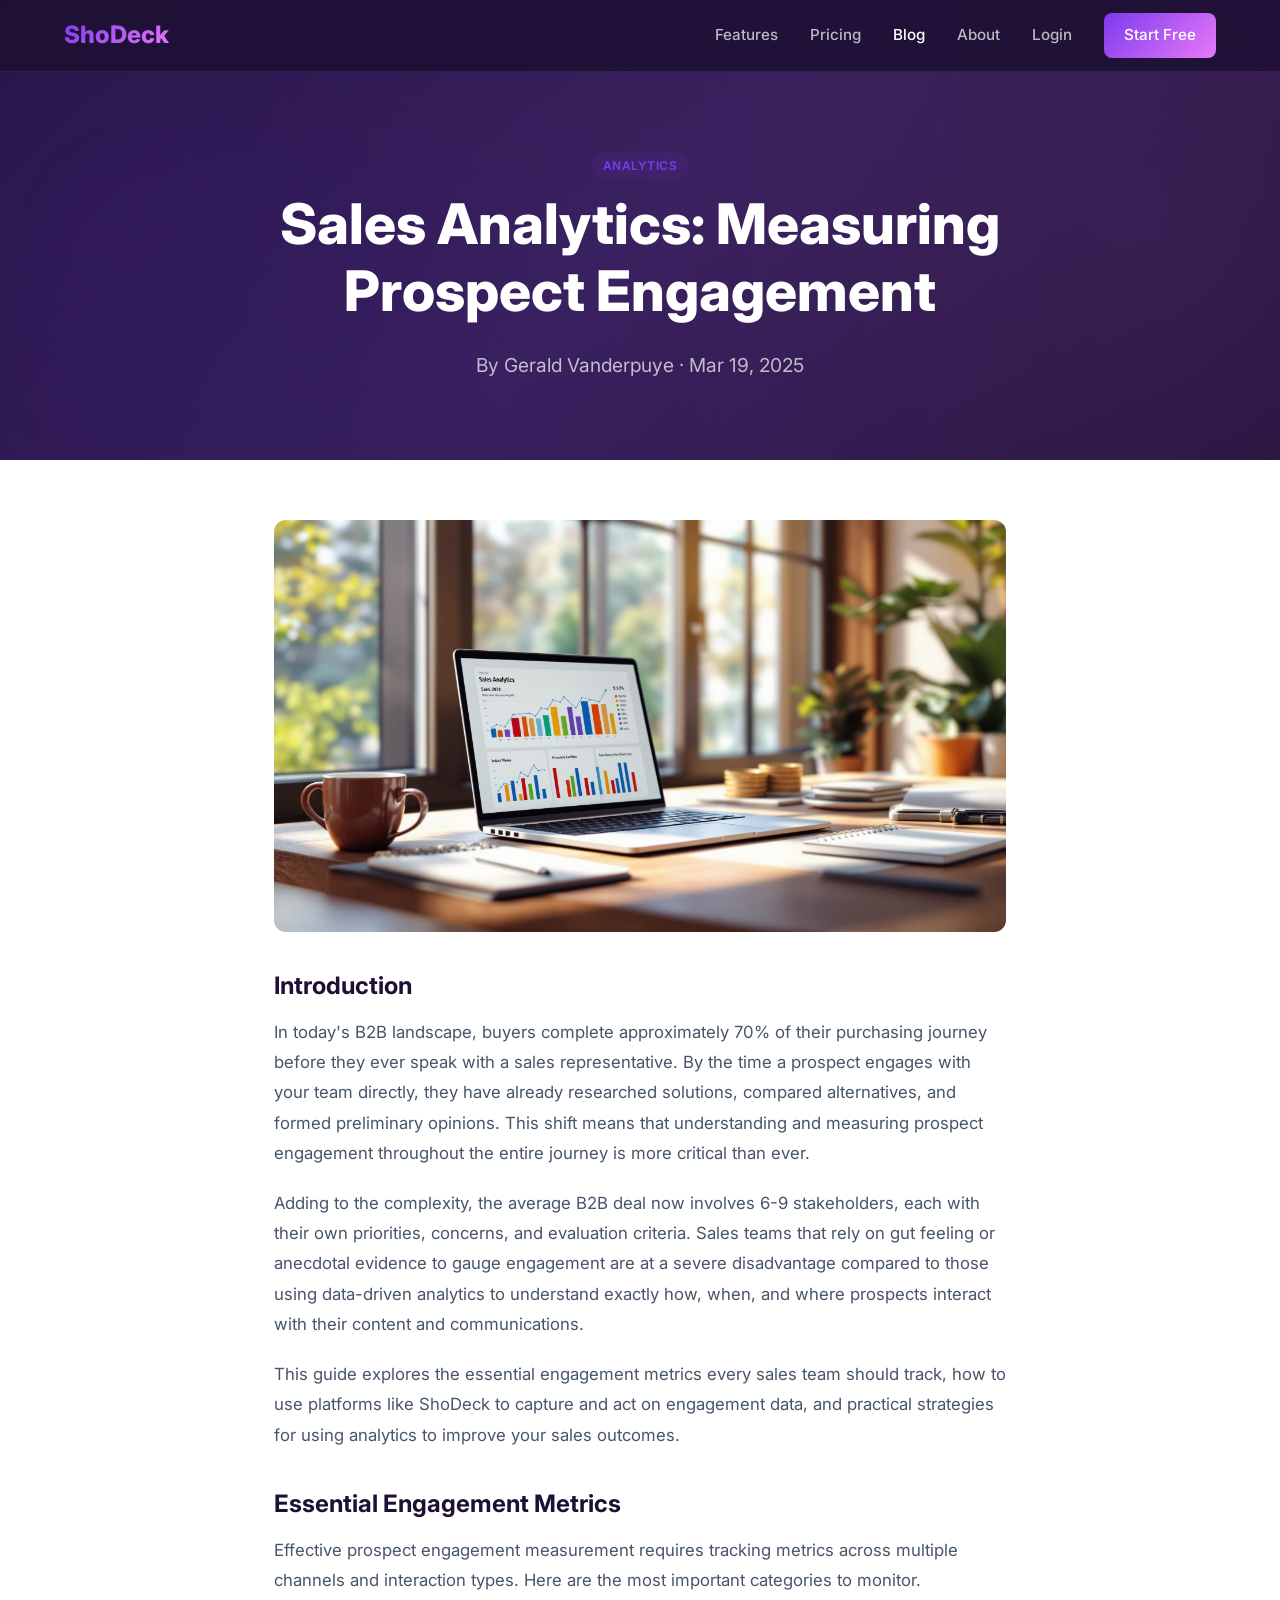
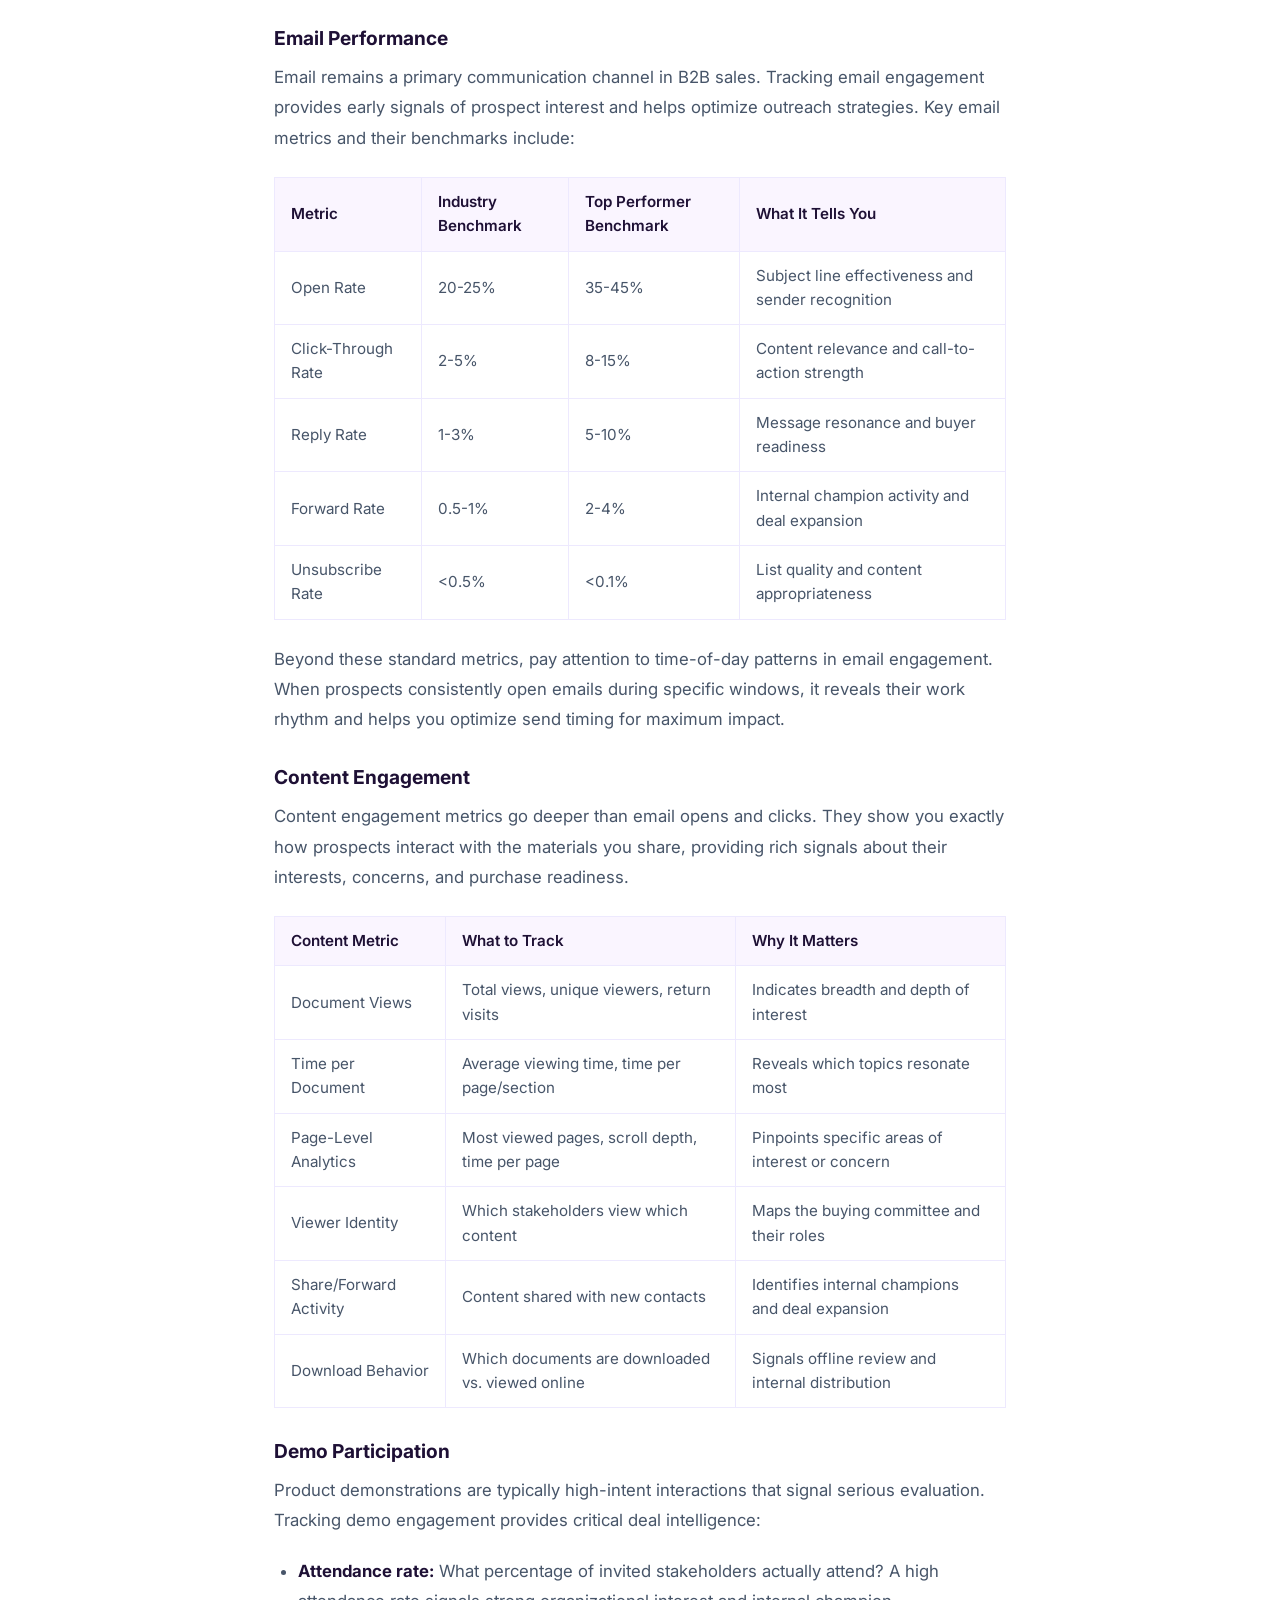
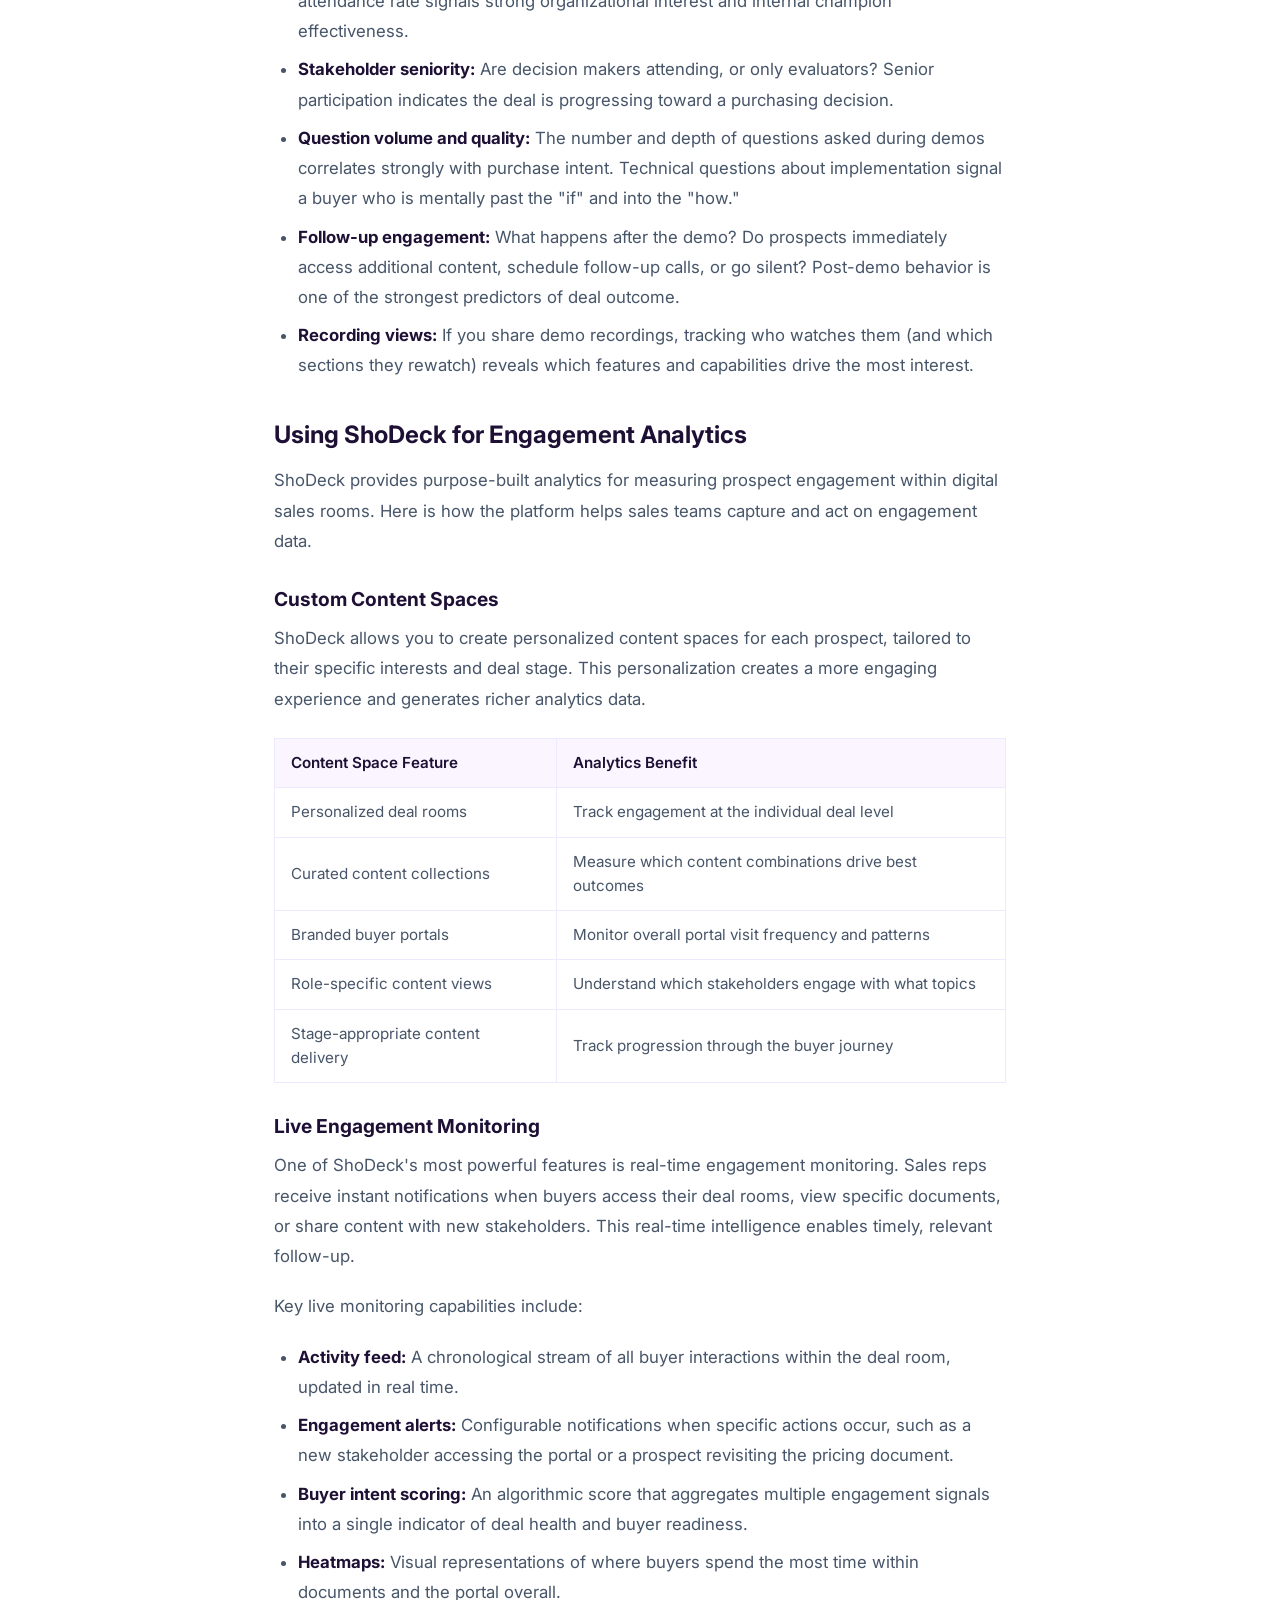
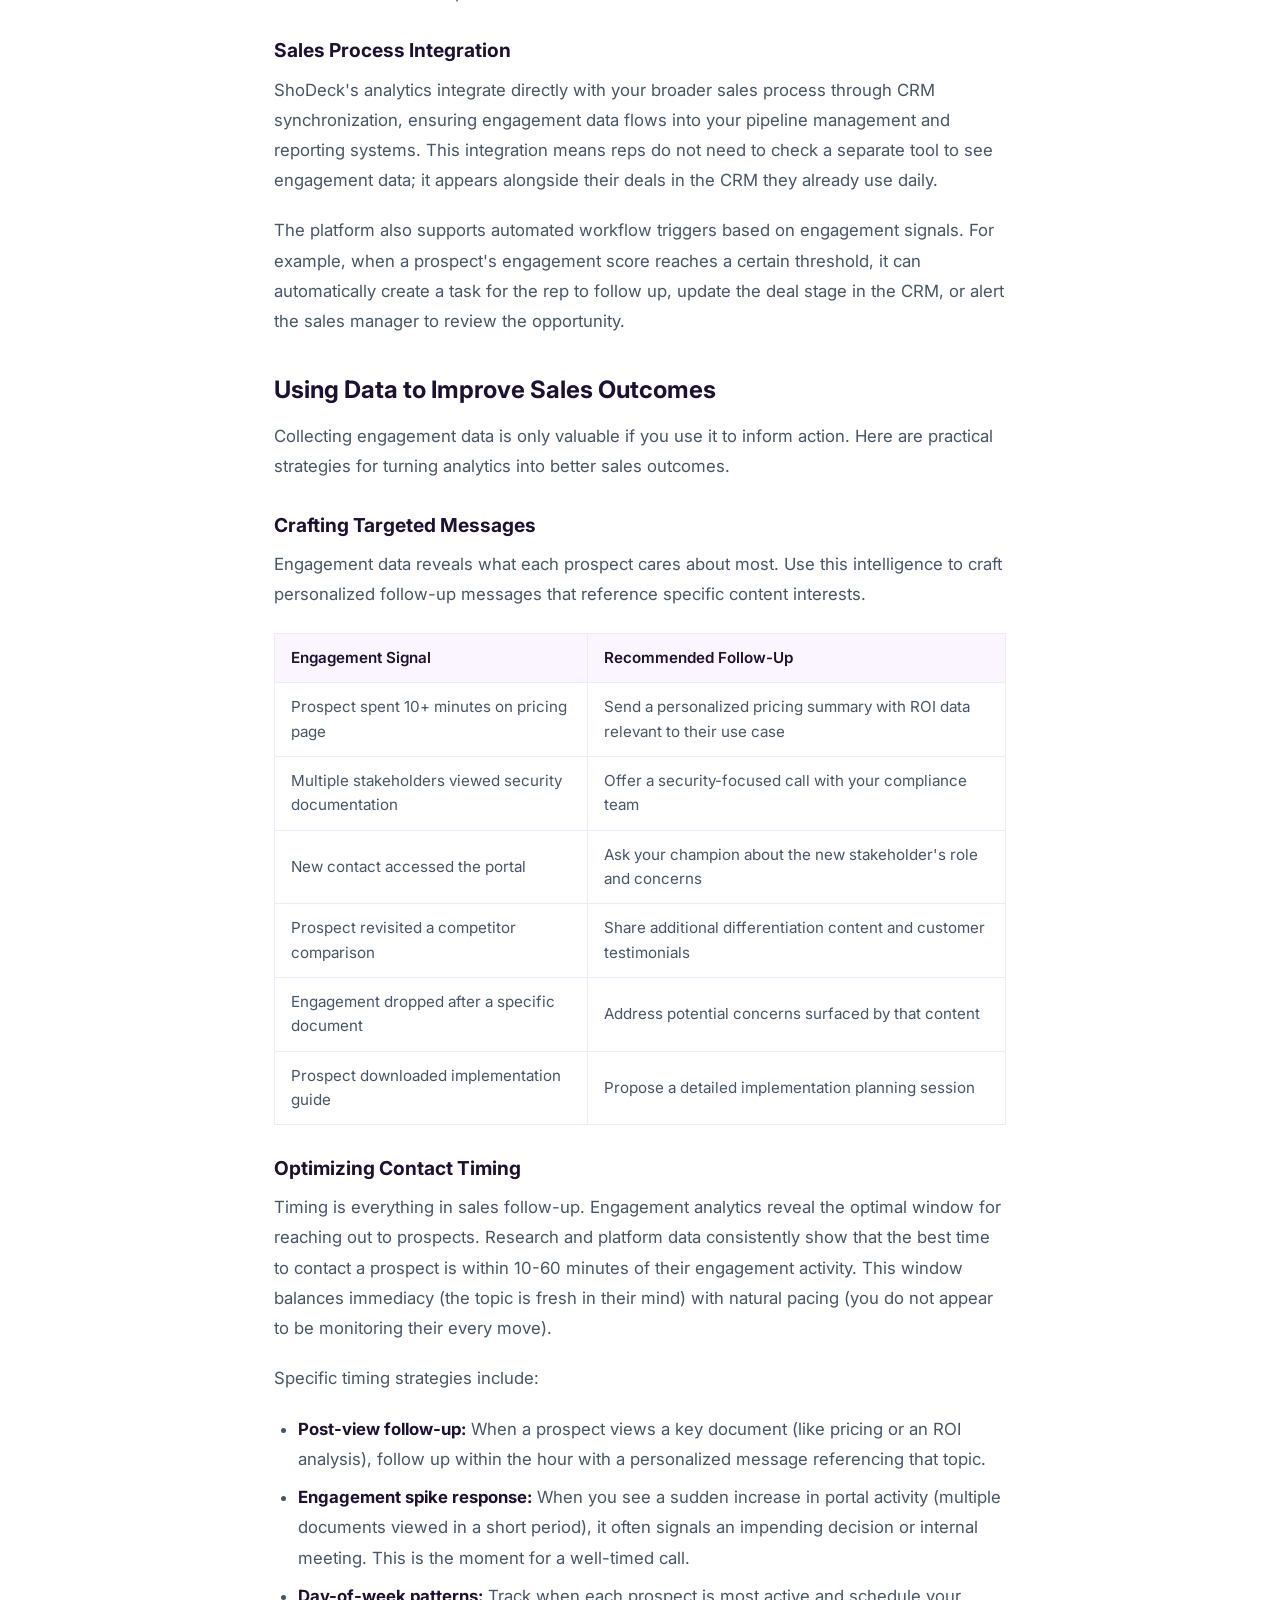
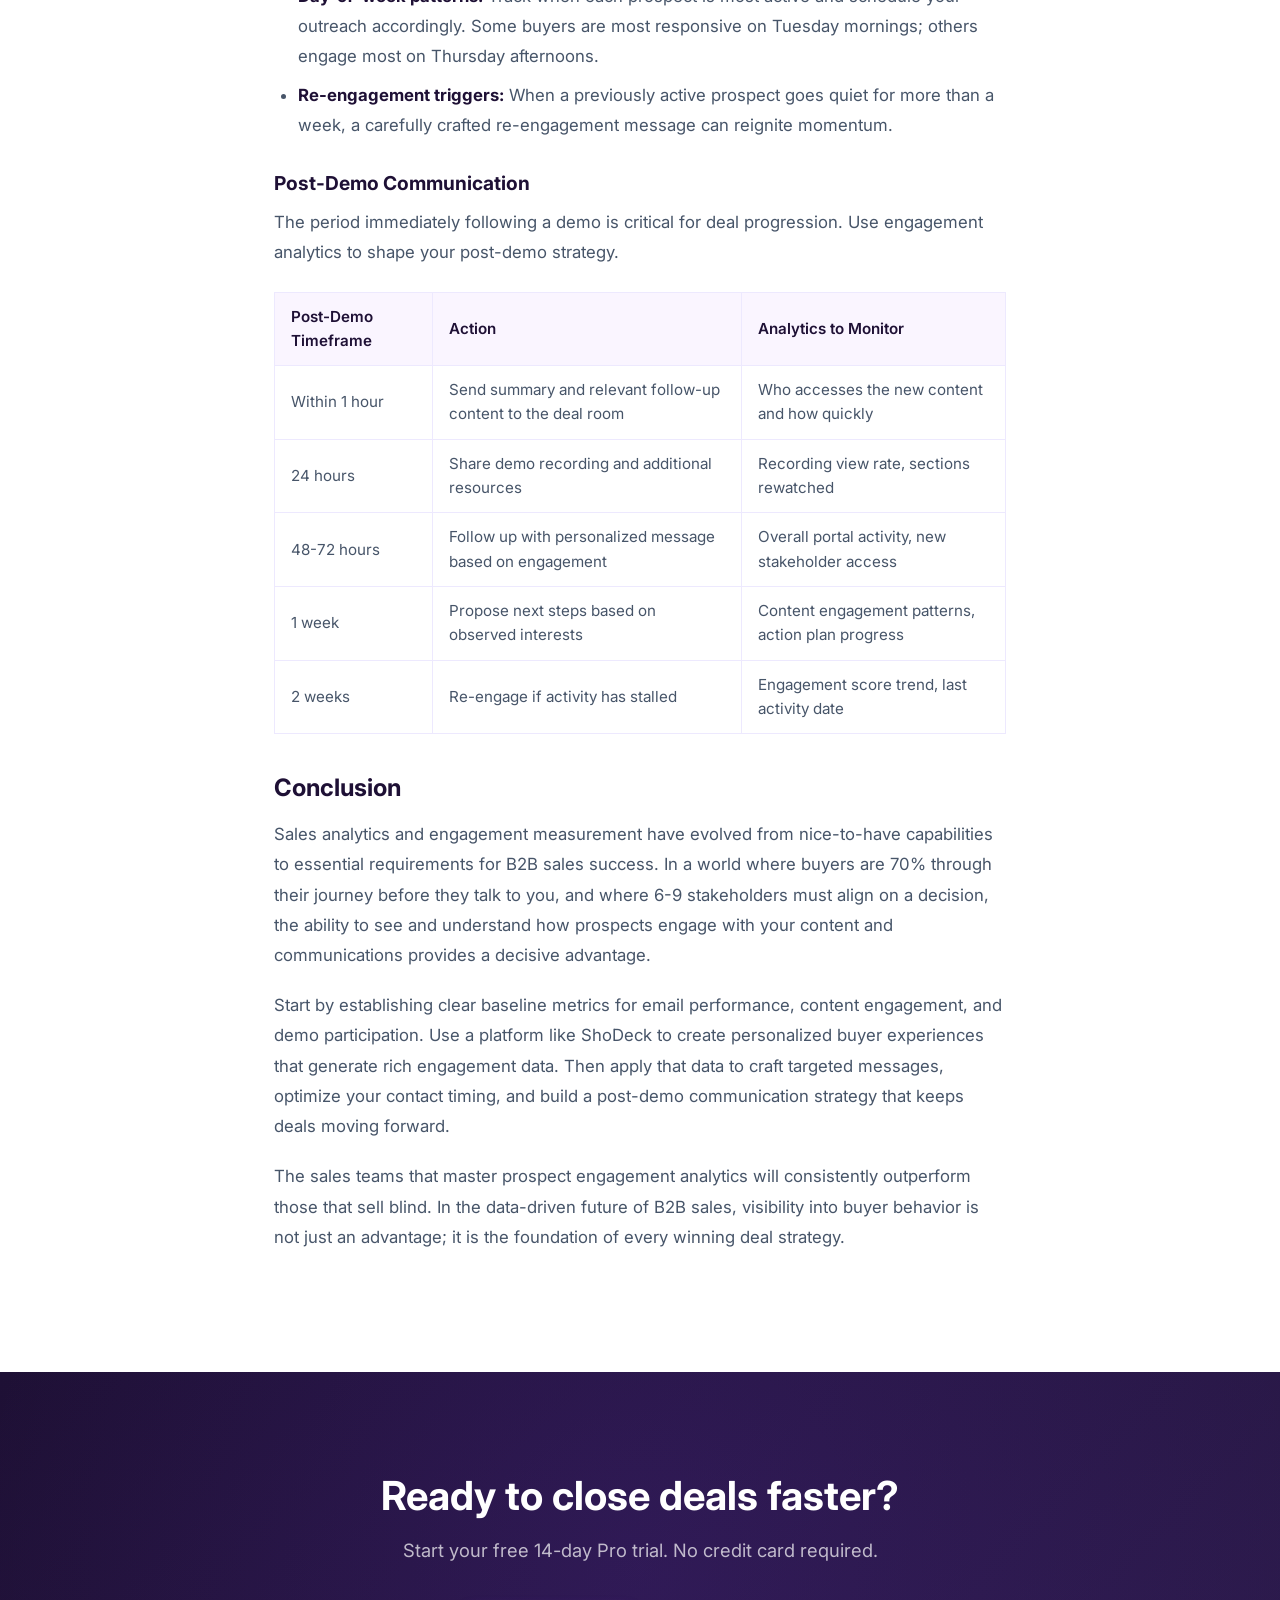
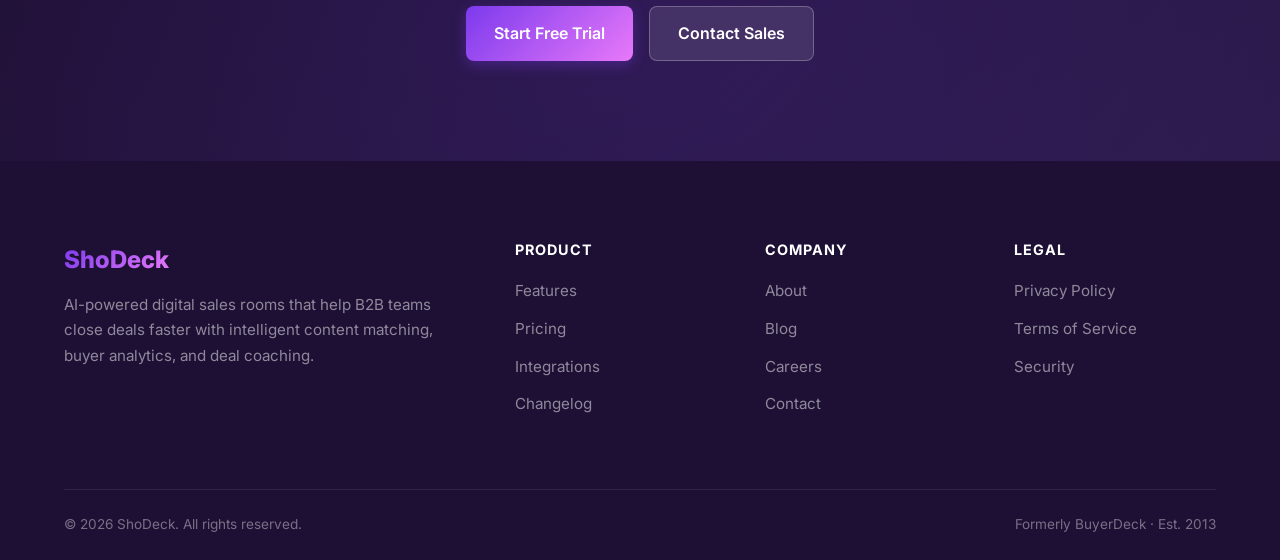
<file: blog/sales-analytics.html>
<!DOCTYPE html>
<html lang="en">
<head>
    <meta charset="UTF-8">
    <meta name="viewport" content="width=device-width, initial-scale=1.0">
    <title>Sales Analytics: Measuring Prospect Engagement — ShoDeck Blog</title>
    <meta name="description" content="Learn how to measure prospect engagement with sales analytics, from email performance and content engagement to demo participation and optimized follow-up timing.">
    <link rel="preconnect" href="https://fonts.googleapis.com">
    <link rel="preconnect" href="https://fonts.gstatic.com" crossorigin>
    <link href="https://fonts.googleapis.com/css2?family=Inter:wght@400;500;600;700;800&display=swap" rel="stylesheet">
    <link rel="stylesheet" href="../styles.css">
</head>
<body>
    <nav class="nav">
        <div class="container">
            <a href="../index.html" class="nav-logo">ShoDeck</a>
            <div class="nav-links">
                <a href="../features.html">Features</a>
                <a href="../pricing.html">Pricing</a>
                <a href="../blog.html" class="active">Blog</a>
                <a href="../about.html">About</a>
                <a href="https://app.shodeck.com/">Login</a>
                <a href="https://app.shodeck.com/signup" class="nav-cta">Start Free</a>
            </div>
            <button class="nav-hamburger" aria-label="Toggle menu">
                <span></span><span></span><span></span>
            </button>
        </div>
        <div class="mobile-menu">
            <a href="../features.html">Features</a>
            <a href="../pricing.html">Pricing</a>
            <a href="../blog.html" class="active">Blog</a>
            <a href="../about.html">About</a>
            <a href="https://app.shodeck.com/">Login</a>
            <a href="https://app.shodeck.com/signup" class="nav-cta">Start Free</a>
        </div>
    </nav>

    <section class="hero" style="padding-bottom:40px">
        <div class="container">
            <span class="blog-tag">Analytics</span>
            <h1>Sales Analytics: Measuring Prospect Engagement</h1>
            <p>By Gerald Vanderpuye · Mar 19, 2025</p>
        </div>
    </section>

    <section class="section" style="padding-top:60px">
        <div class="blog-post">
            <img src="../images/blog/sales-analytics.jpg" alt="Sales Analytics: Measuring Prospect Engagement" class="blog-post-hero-img">
            <div class="blog-post-content">

                <h2>Introduction</h2>
                <p>In today's B2B landscape, buyers complete approximately 70% of their purchasing journey before they ever speak with a sales representative. By the time a prospect engages with your team directly, they have already researched solutions, compared alternatives, and formed preliminary opinions. This shift means that understanding and measuring prospect engagement throughout the entire journey is more critical than ever.</p>
                <p>Adding to the complexity, the average B2B deal now involves 6-9 stakeholders, each with their own priorities, concerns, and evaluation criteria. Sales teams that rely on gut feeling or anecdotal evidence to gauge engagement are at a severe disadvantage compared to those using data-driven analytics to understand exactly how, when, and where prospects interact with their content and communications.</p>
                <p>This guide explores the essential engagement metrics every sales team should track, how to use platforms like ShoDeck to capture and act on engagement data, and practical strategies for using analytics to improve your sales outcomes.</p>

                <h2>Essential Engagement Metrics</h2>
                <p>Effective prospect engagement measurement requires tracking metrics across multiple channels and interaction types. Here are the most important categories to monitor.</p>

                <h3>Email Performance</h3>
                <p>Email remains a primary communication channel in B2B sales. Tracking email engagement provides early signals of prospect interest and helps optimize outreach strategies. Key email metrics and their benchmarks include:</p>
                <table>
                    <thead>
                        <tr>
                            <th>Metric</th>
                            <th>Industry Benchmark</th>
                            <th>Top Performer Benchmark</th>
                            <th>What It Tells You</th>
                        </tr>
                    </thead>
                    <tbody>
                        <tr>
                            <td>Open Rate</td>
                            <td>20-25%</td>
                            <td>35-45%</td>
                            <td>Subject line effectiveness and sender recognition</td>
                        </tr>
                        <tr>
                            <td>Click-Through Rate</td>
                            <td>2-5%</td>
                            <td>8-15%</td>
                            <td>Content relevance and call-to-action strength</td>
                        </tr>
                        <tr>
                            <td>Reply Rate</td>
                            <td>1-3%</td>
                            <td>5-10%</td>
                            <td>Message resonance and buyer readiness</td>
                        </tr>
                        <tr>
                            <td>Forward Rate</td>
                            <td>0.5-1%</td>
                            <td>2-4%</td>
                            <td>Internal champion activity and deal expansion</td>
                        </tr>
                        <tr>
                            <td>Unsubscribe Rate</td>
                            <td>&lt;0.5%</td>
                            <td>&lt;0.1%</td>
                            <td>List quality and content appropriateness</td>
                        </tr>
                    </tbody>
                </table>
                <p>Beyond these standard metrics, pay attention to time-of-day patterns in email engagement. When prospects consistently open emails during specific windows, it reveals their work rhythm and helps you optimize send timing for maximum impact.</p>

                <h3>Content Engagement</h3>
                <p>Content engagement metrics go deeper than email opens and clicks. They show you exactly how prospects interact with the materials you share, providing rich signals about their interests, concerns, and purchase readiness.</p>
                <table>
                    <thead>
                        <tr>
                            <th>Content Metric</th>
                            <th>What to Track</th>
                            <th>Why It Matters</th>
                        </tr>
                    </thead>
                    <tbody>
                        <tr>
                            <td>Document Views</td>
                            <td>Total views, unique viewers, return visits</td>
                            <td>Indicates breadth and depth of interest</td>
                        </tr>
                        <tr>
                            <td>Time per Document</td>
                            <td>Average viewing time, time per page/section</td>
                            <td>Reveals which topics resonate most</td>
                        </tr>
                        <tr>
                            <td>Page-Level Analytics</td>
                            <td>Most viewed pages, scroll depth, time per page</td>
                            <td>Pinpoints specific areas of interest or concern</td>
                        </tr>
                        <tr>
                            <td>Viewer Identity</td>
                            <td>Which stakeholders view which content</td>
                            <td>Maps the buying committee and their roles</td>
                        </tr>
                        <tr>
                            <td>Share/Forward Activity</td>
                            <td>Content shared with new contacts</td>
                            <td>Identifies internal champions and deal expansion</td>
                        </tr>
                        <tr>
                            <td>Download Behavior</td>
                            <td>Which documents are downloaded vs. viewed online</td>
                            <td>Signals offline review and internal distribution</td>
                        </tr>
                    </tbody>
                </table>

                <h3>Demo Participation</h3>
                <p>Product demonstrations are typically high-intent interactions that signal serious evaluation. Tracking demo engagement provides critical deal intelligence:</p>
                <ul>
                    <li><strong>Attendance rate:</strong> What percentage of invited stakeholders actually attend? A high attendance rate signals strong organizational interest and internal champion effectiveness.</li>
                    <li><strong>Stakeholder seniority:</strong> Are decision makers attending, or only evaluators? Senior participation indicates the deal is progressing toward a purchasing decision.</li>
                    <li><strong>Question volume and quality:</strong> The number and depth of questions asked during demos correlates strongly with purchase intent. Technical questions about implementation signal a buyer who is mentally past the "if" and into the "how."</li>
                    <li><strong>Follow-up engagement:</strong> What happens after the demo? Do prospects immediately access additional content, schedule follow-up calls, or go silent? Post-demo behavior is one of the strongest predictors of deal outcome.</li>
                    <li><strong>Recording views:</strong> If you share demo recordings, tracking who watches them (and which sections they rewatch) reveals which features and capabilities drive the most interest.</li>
                </ul>

                <h2>Using ShoDeck for Engagement Analytics</h2>
                <p>ShoDeck provides purpose-built analytics for measuring prospect engagement within digital sales rooms. Here is how the platform helps sales teams capture and act on engagement data.</p>

                <h3>Custom Content Spaces</h3>
                <p>ShoDeck allows you to create personalized content spaces for each prospect, tailored to their specific interests and deal stage. This personalization creates a more engaging experience and generates richer analytics data.</p>
                <table>
                    <thead>
                        <tr>
                            <th>Content Space Feature</th>
                            <th>Analytics Benefit</th>
                        </tr>
                    </thead>
                    <tbody>
                        <tr>
                            <td>Personalized deal rooms</td>
                            <td>Track engagement at the individual deal level</td>
                        </tr>
                        <tr>
                            <td>Curated content collections</td>
                            <td>Measure which content combinations drive best outcomes</td>
                        </tr>
                        <tr>
                            <td>Branded buyer portals</td>
                            <td>Monitor overall portal visit frequency and patterns</td>
                        </tr>
                        <tr>
                            <td>Role-specific content views</td>
                            <td>Understand which stakeholders engage with what topics</td>
                        </tr>
                        <tr>
                            <td>Stage-appropriate content delivery</td>
                            <td>Track progression through the buyer journey</td>
                        </tr>
                    </tbody>
                </table>

                <h3>Live Engagement Monitoring</h3>
                <p>One of ShoDeck's most powerful features is real-time engagement monitoring. Sales reps receive instant notifications when buyers access their deal rooms, view specific documents, or share content with new stakeholders. This real-time intelligence enables timely, relevant follow-up.</p>
                <p>Key live monitoring capabilities include:</p>
                <ul>
                    <li><strong>Activity feed:</strong> A chronological stream of all buyer interactions within the deal room, updated in real time.</li>
                    <li><strong>Engagement alerts:</strong> Configurable notifications when specific actions occur, such as a new stakeholder accessing the portal or a prospect revisiting the pricing document.</li>
                    <li><strong>Buyer intent scoring:</strong> An algorithmic score that aggregates multiple engagement signals into a single indicator of deal health and buyer readiness.</li>
                    <li><strong>Heatmaps:</strong> Visual representations of where buyers spend the most time within documents and the portal overall.</li>
                </ul>

                <h3>Sales Process Integration</h3>
                <p>ShoDeck's analytics integrate directly with your broader sales process through CRM synchronization, ensuring engagement data flows into your pipeline management and reporting systems. This integration means reps do not need to check a separate tool to see engagement data; it appears alongside their deals in the CRM they already use daily.</p>
                <p>The platform also supports automated workflow triggers based on engagement signals. For example, when a prospect's engagement score reaches a certain threshold, it can automatically create a task for the rep to follow up, update the deal stage in the CRM, or alert the sales manager to review the opportunity.</p>

                <h2>Using Data to Improve Sales Outcomes</h2>
                <p>Collecting engagement data is only valuable if you use it to inform action. Here are practical strategies for turning analytics into better sales outcomes.</p>

                <h3>Crafting Targeted Messages</h3>
                <p>Engagement data reveals what each prospect cares about most. Use this intelligence to craft personalized follow-up messages that reference specific content interests.</p>
                <table>
                    <thead>
                        <tr>
                            <th>Engagement Signal</th>
                            <th>Recommended Follow-Up</th>
                        </tr>
                    </thead>
                    <tbody>
                        <tr>
                            <td>Prospect spent 10+ minutes on pricing page</td>
                            <td>Send a personalized pricing summary with ROI data relevant to their use case</td>
                        </tr>
                        <tr>
                            <td>Multiple stakeholders viewed security documentation</td>
                            <td>Offer a security-focused call with your compliance team</td>
                        </tr>
                        <tr>
                            <td>New contact accessed the portal</td>
                            <td>Ask your champion about the new stakeholder's role and concerns</td>
                        </tr>
                        <tr>
                            <td>Prospect revisited a competitor comparison</td>
                            <td>Share additional differentiation content and customer testimonials</td>
                        </tr>
                        <tr>
                            <td>Engagement dropped after a specific document</td>
                            <td>Address potential concerns surfaced by that content</td>
                        </tr>
                        <tr>
                            <td>Prospect downloaded implementation guide</td>
                            <td>Propose a detailed implementation planning session</td>
                        </tr>
                    </tbody>
                </table>

                <h3>Optimizing Contact Timing</h3>
                <p>Timing is everything in sales follow-up. Engagement analytics reveal the optimal window for reaching out to prospects. Research and platform data consistently show that the best time to contact a prospect is within 10-60 minutes of their engagement activity. This window balances immediacy (the topic is fresh in their mind) with natural pacing (you do not appear to be monitoring their every move).</p>
                <p>Specific timing strategies include:</p>
                <ul>
                    <li><strong>Post-view follow-up:</strong> When a prospect views a key document (like pricing or an ROI analysis), follow up within the hour with a personalized message referencing that topic.</li>
                    <li><strong>Engagement spike response:</strong> When you see a sudden increase in portal activity (multiple documents viewed in a short period), it often signals an impending decision or internal meeting. This is the moment for a well-timed call.</li>
                    <li><strong>Day-of-week patterns:</strong> Track when each prospect is most active and schedule your outreach accordingly. Some buyers are most responsive on Tuesday mornings; others engage most on Thursday afternoons.</li>
                    <li><strong>Re-engagement triggers:</strong> When a previously active prospect goes quiet for more than a week, a carefully crafted re-engagement message can reignite momentum.</li>
                </ul>

                <h3>Post-Demo Communication</h3>
                <p>The period immediately following a demo is critical for deal progression. Use engagement analytics to shape your post-demo strategy.</p>
                <table>
                    <thead>
                        <tr>
                            <th>Post-Demo Timeframe</th>
                            <th>Action</th>
                            <th>Analytics to Monitor</th>
                        </tr>
                    </thead>
                    <tbody>
                        <tr>
                            <td>Within 1 hour</td>
                            <td>Send summary and relevant follow-up content to the deal room</td>
                            <td>Who accesses the new content and how quickly</td>
                        </tr>
                        <tr>
                            <td>24 hours</td>
                            <td>Share demo recording and additional resources</td>
                            <td>Recording view rate, sections rewatched</td>
                        </tr>
                        <tr>
                            <td>48-72 hours</td>
                            <td>Follow up with personalized message based on engagement</td>
                            <td>Overall portal activity, new stakeholder access</td>
                        </tr>
                        <tr>
                            <td>1 week</td>
                            <td>Propose next steps based on observed interests</td>
                            <td>Content engagement patterns, action plan progress</td>
                        </tr>
                        <tr>
                            <td>2 weeks</td>
                            <td>Re-engage if activity has stalled</td>
                            <td>Engagement score trend, last activity date</td>
                        </tr>
                    </tbody>
                </table>

                <h2>Conclusion</h2>
                <p>Sales analytics and engagement measurement have evolved from nice-to-have capabilities to essential requirements for B2B sales success. In a world where buyers are 70% through their journey before they talk to you, and where 6-9 stakeholders must align on a decision, the ability to see and understand how prospects engage with your content and communications provides a decisive advantage.</p>
                <p>Start by establishing clear baseline metrics for email performance, content engagement, and demo participation. Use a platform like ShoDeck to create personalized buyer experiences that generate rich engagement data. Then apply that data to craft targeted messages, optimize your contact timing, and build a post-demo communication strategy that keeps deals moving forward.</p>
                <p>The sales teams that master prospect engagement analytics will consistently outperform those that sell blind. In the data-driven future of B2B sales, visibility into buyer behavior is not just an advantage; it is the foundation of every winning deal strategy.</p>

            </div>
        </div>
    </section>

    <section class="cta-section">
        <div class="container">
            <h2>Ready to close deals faster?</h2>
            <p>Start your free 14-day Pro trial. No credit card required.</p>
            <div class="btn-group">
                <a href="https://app.shodeck.com/signup" class="btn btn-primary">Start Free Trial</a>
                <a href="mailto:hello@shodeck.com" class="btn btn-secondary">Contact Sales</a>
            </div>
        </div>
    </section>

    <footer class="footer">
        <div class="container">
            <div class="footer-grid">
                <div class="footer-brand">
                    <a href="../index.html" class="nav-logo">ShoDeck</a>
                    <p>AI-powered digital sales rooms that help B2B teams close deals faster with intelligent content matching, buyer analytics, and deal coaching.</p>
                </div>
                <div class="footer-column">
                    <h4>Product</h4>
                    <ul>
                        <li><a href="../features.html">Features</a></li>
                        <li><a href="../pricing.html">Pricing</a></li>
                        <li><a href="#">Integrations</a></li>
                        <li><a href="#">Changelog</a></li>
                    </ul>
                </div>
                <div class="footer-column">
                    <h4>Company</h4>
                    <ul>
                        <li><a href="../about.html">About</a></li>
                        <li><a href="../blog.html">Blog</a></li>
                        <li><a href="#">Careers</a></li>
                        <li><a href="mailto:hello@shodeck.com">Contact</a></li>
                    </ul>
                </div>
                <div class="footer-column">
                    <h4>Legal</h4>
                    <ul>
                        <li><a href="#">Privacy Policy</a></li>
                        <li><a href="#">Terms of Service</a></li>
                        <li><a href="#">Security</a></li>
                    </ul>
                </div>
            </div>
            <div class="footer-bottom">
                <span>&copy; 2026 ShoDeck. All rights reserved.</span>
                <span>Formerly BuyerDeck &middot; Est. 2013</span>
            </div>
        </div>
    </footer>
    <script src="../script.js"></script>
</body>
</html>
</file>
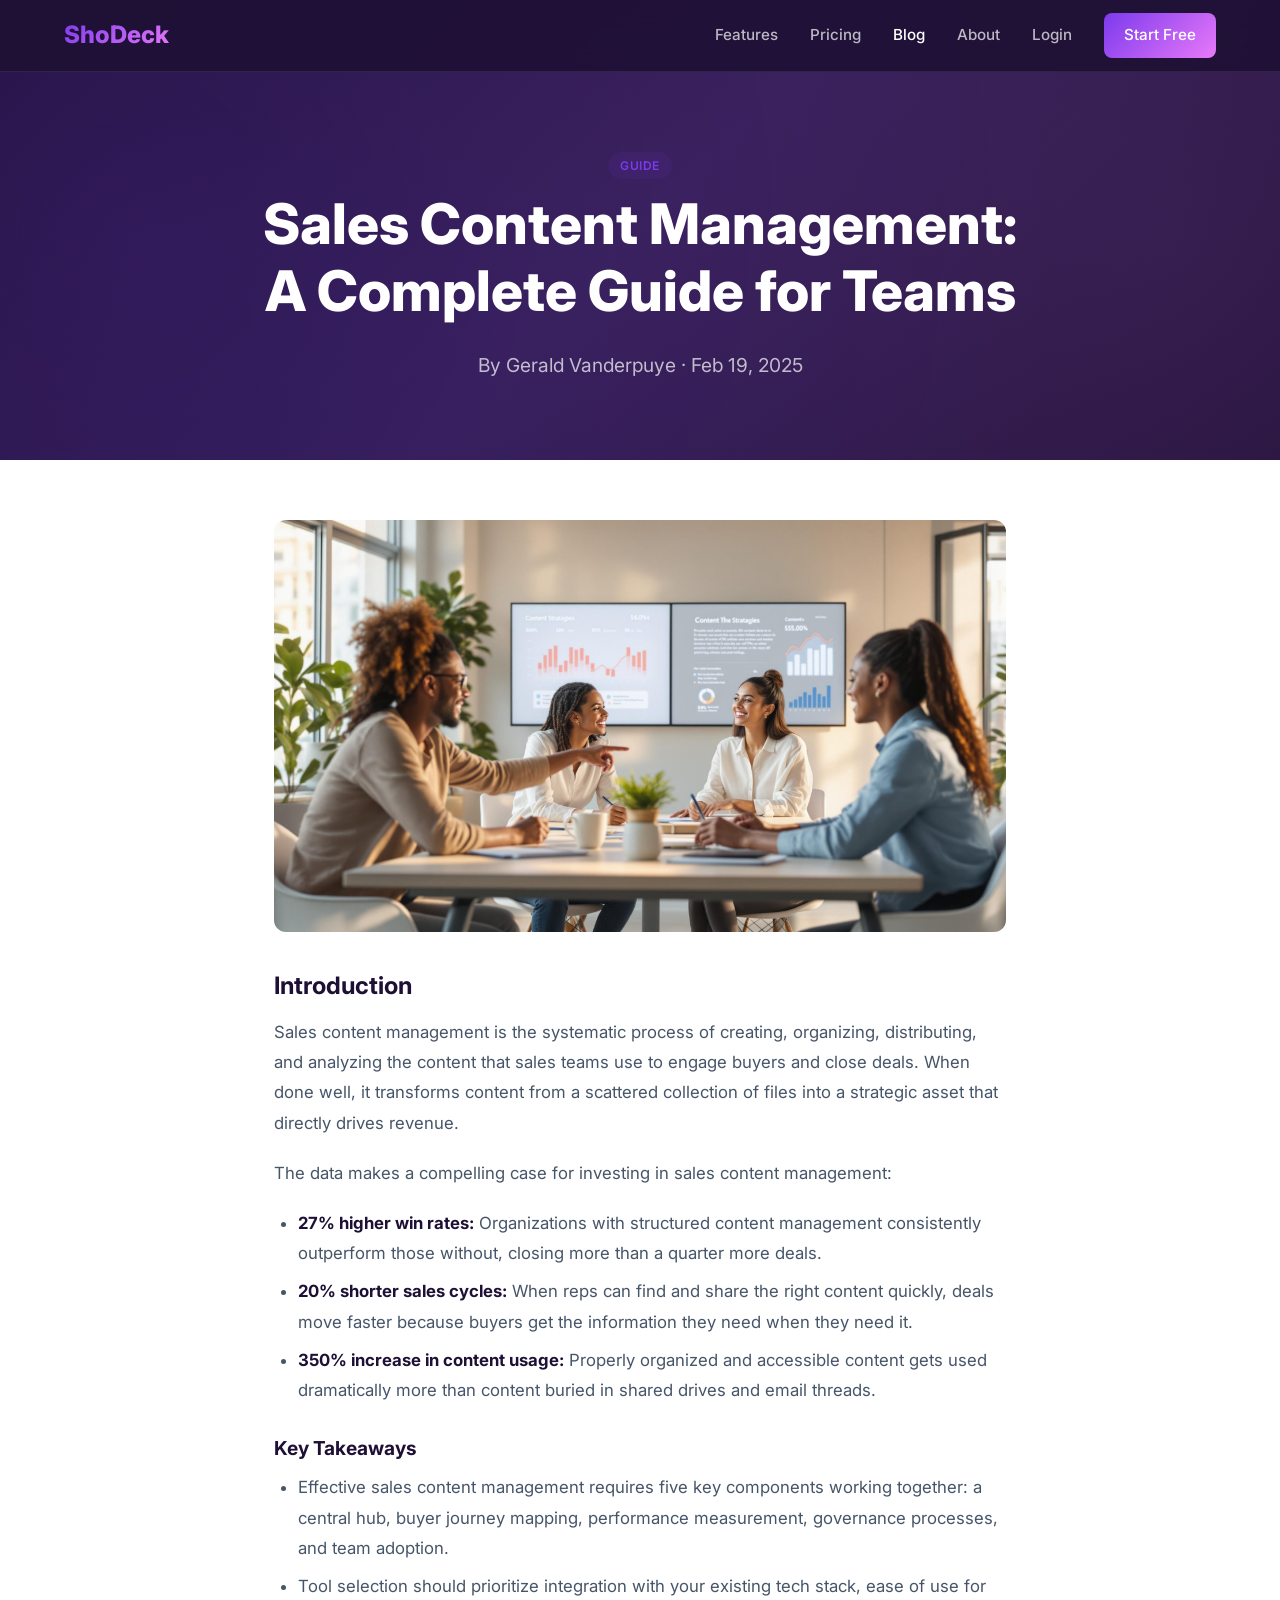
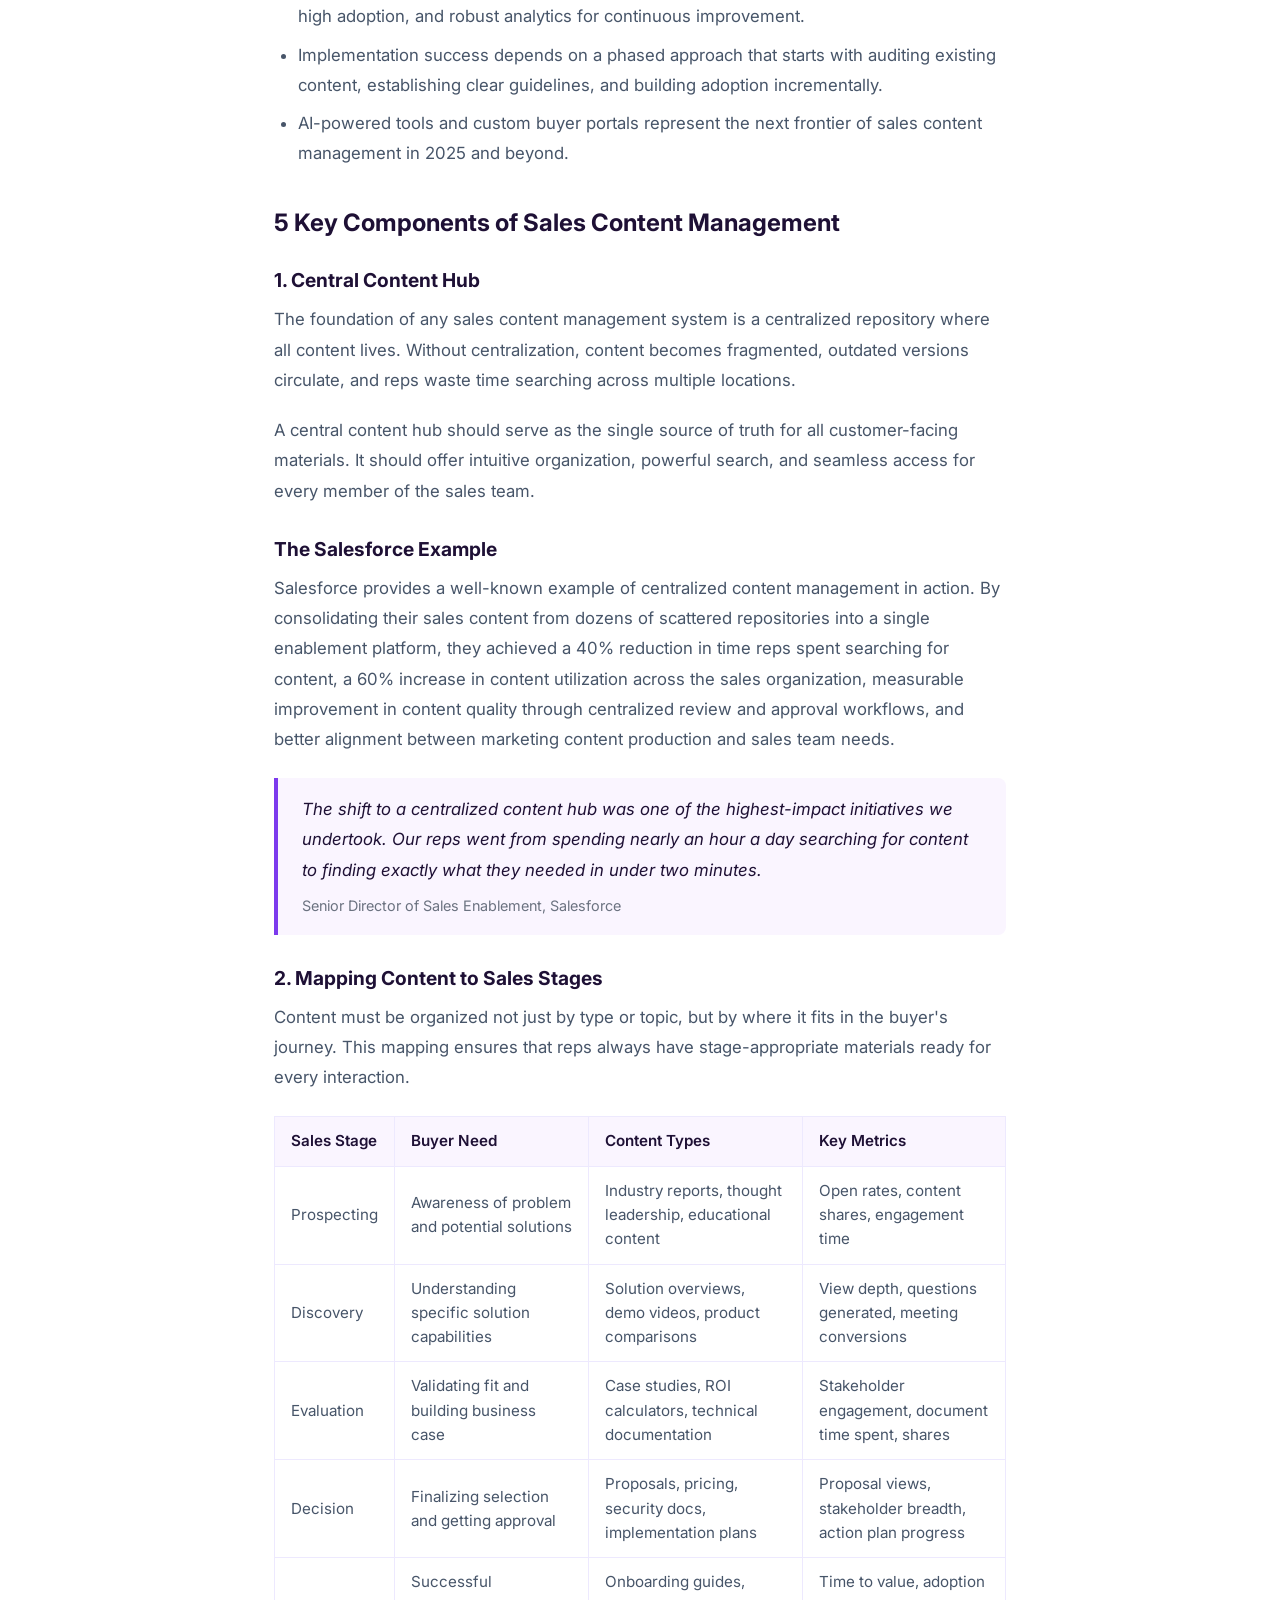
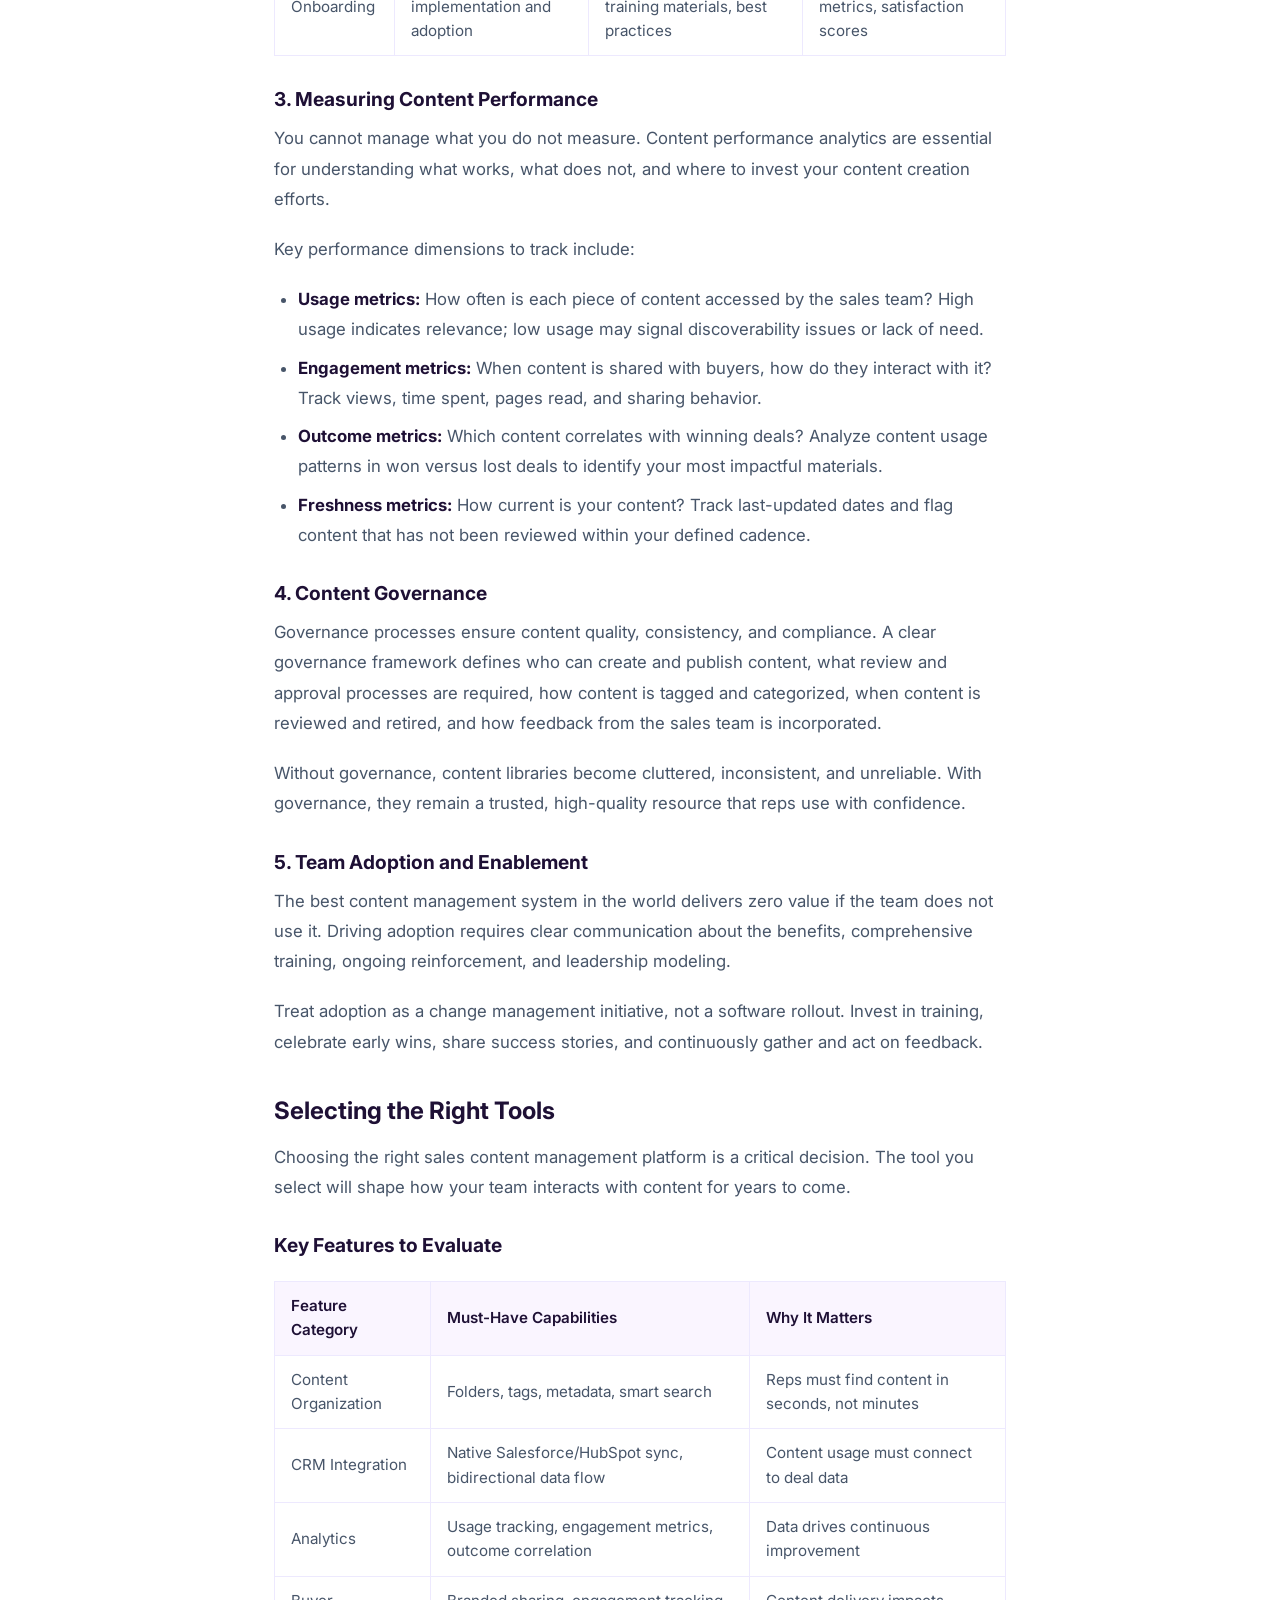
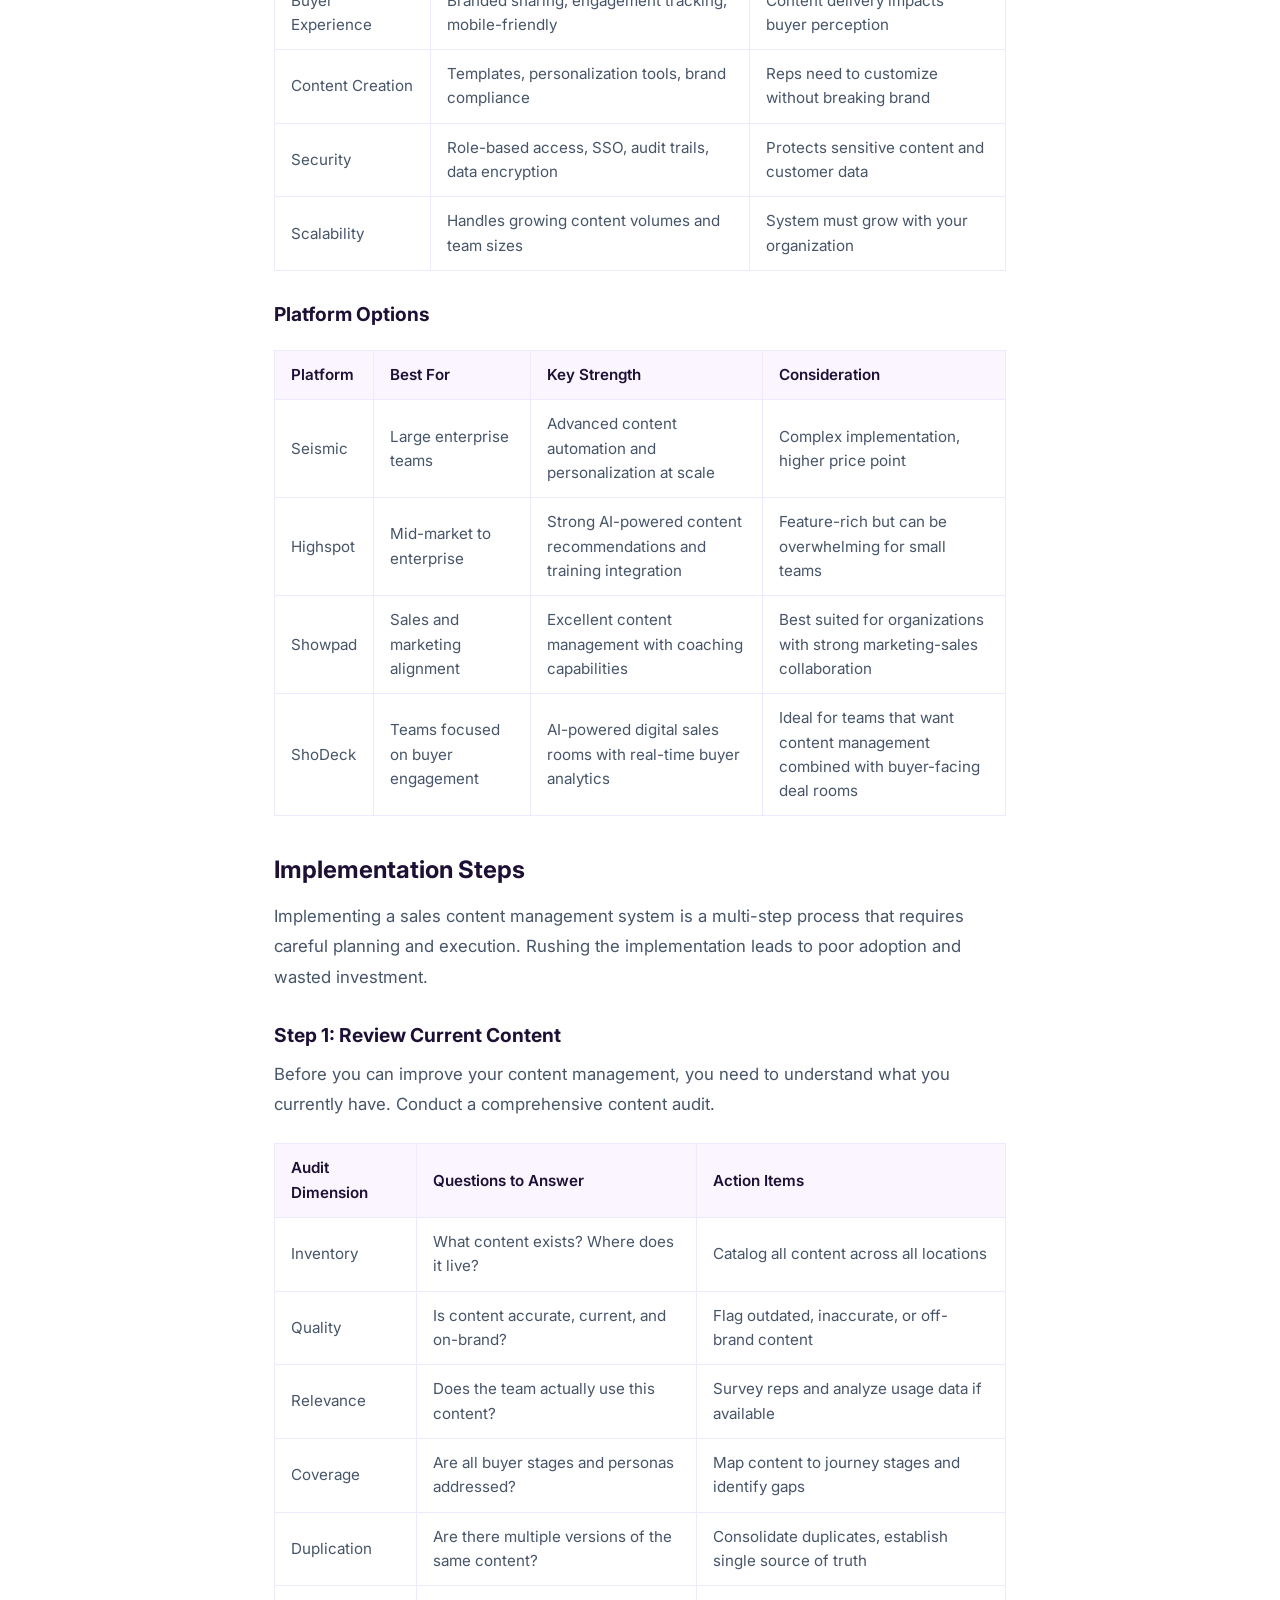
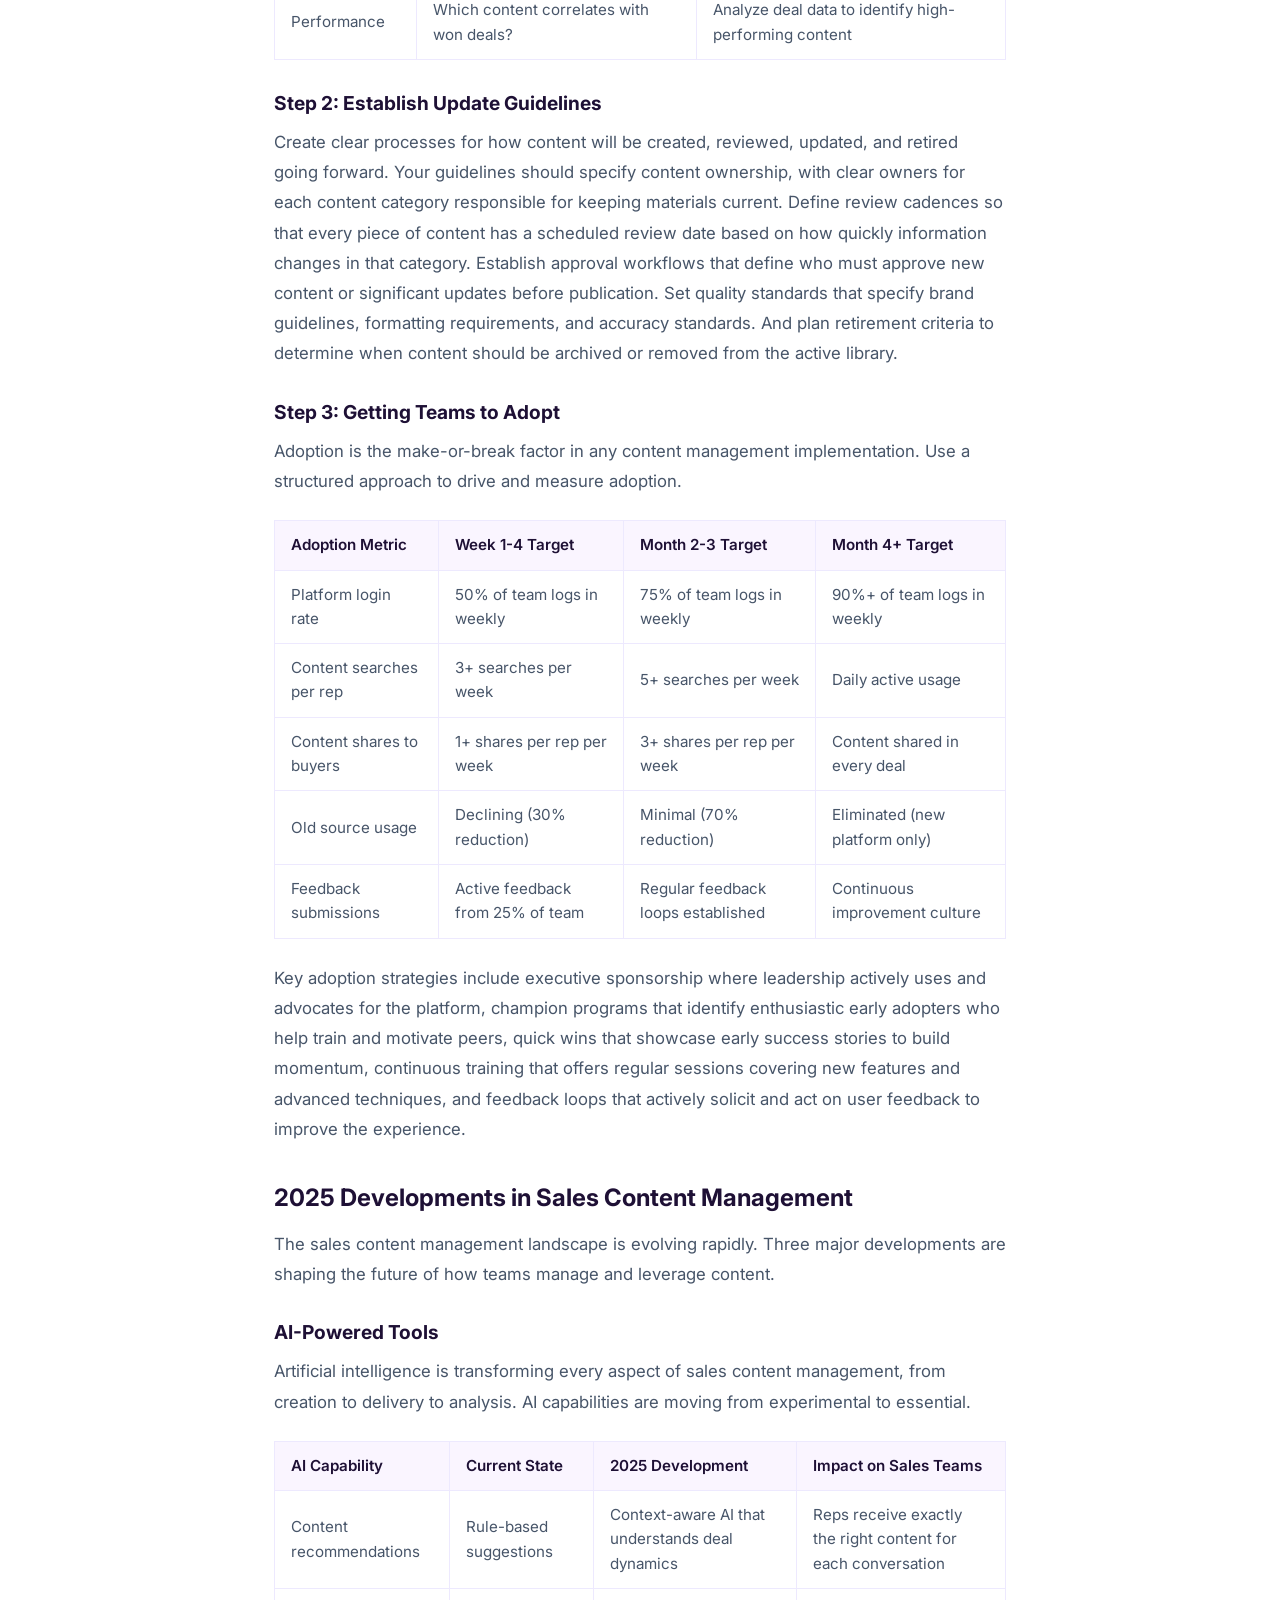
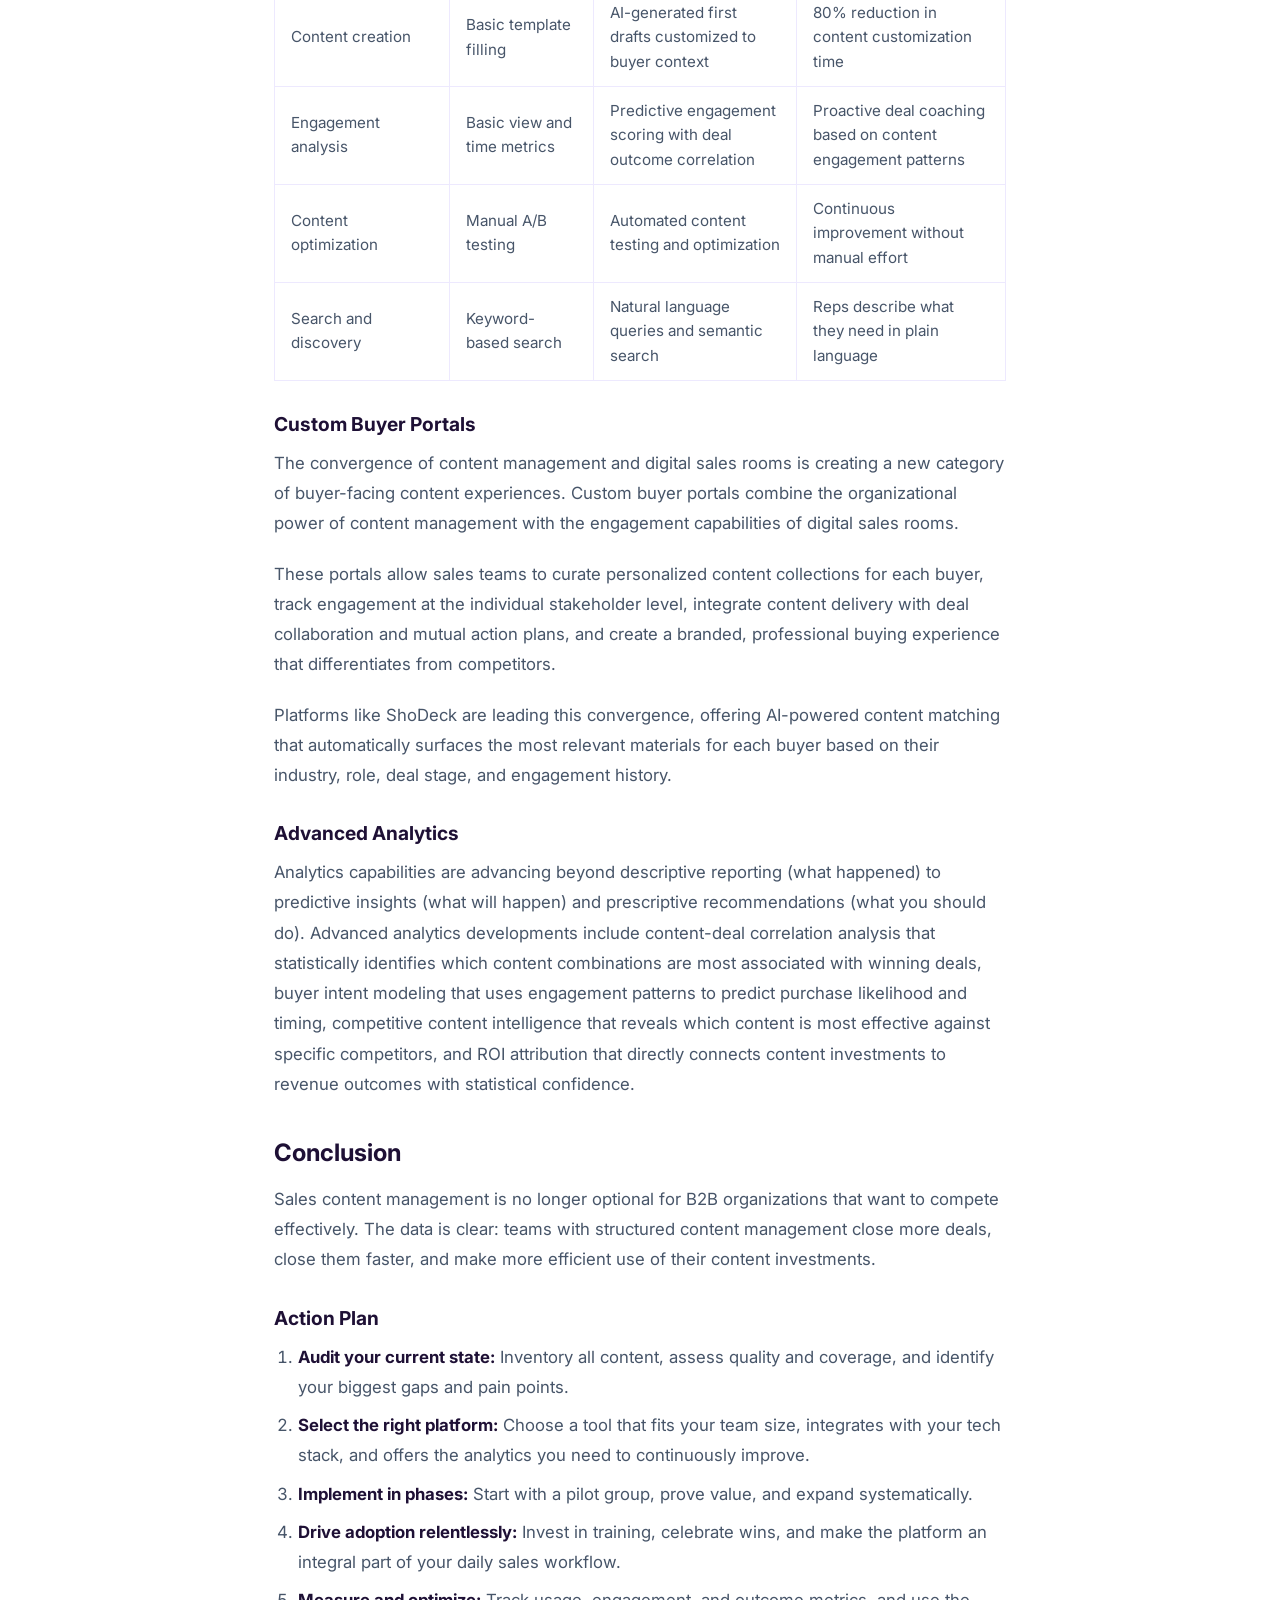
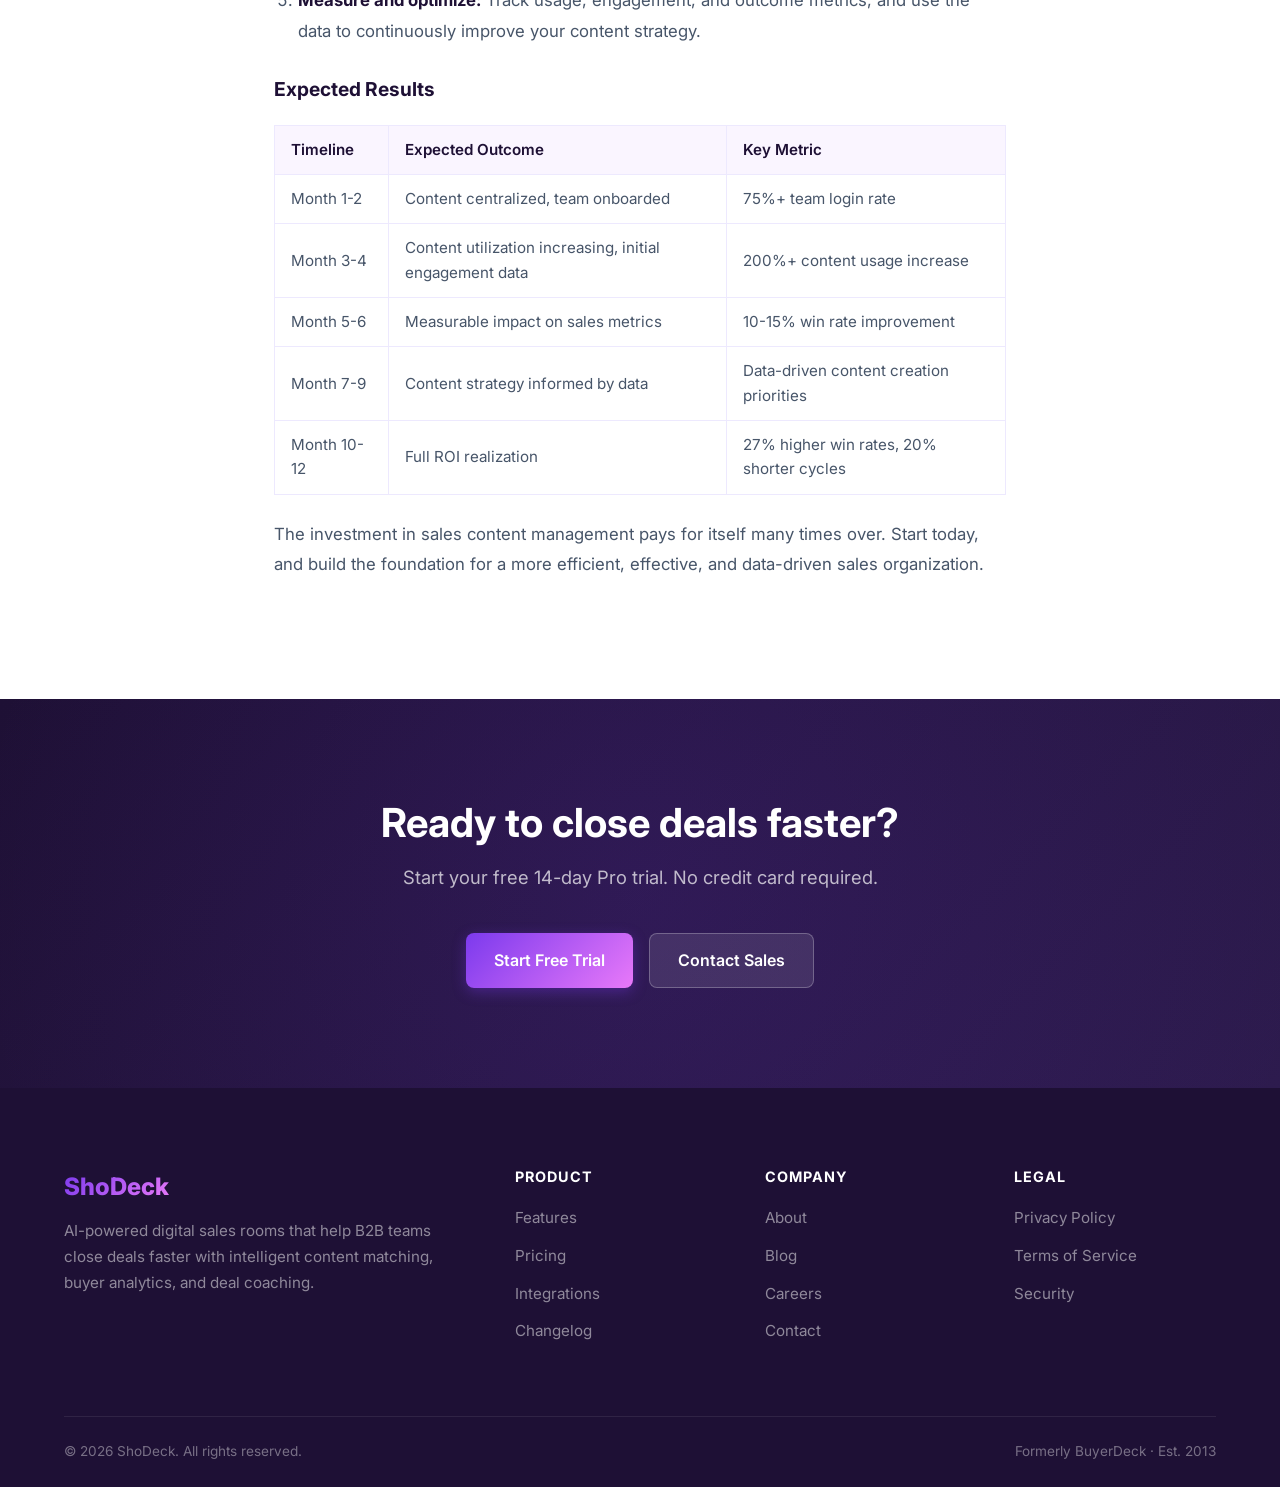
<file: blog/sales-content-management.html>
<!DOCTYPE html>
<html lang="en">
<head>
    <meta charset="UTF-8">
    <meta name="viewport" content="width=device-width, initial-scale=1.0">
    <title>Sales Content Management: A Complete Guide for Teams — ShoDeck Blog</title>
    <meta name="description" content="A complete guide to sales content management for B2B teams, covering key components, tool selection, implementation steps, and 2025 developments like AI and buyer portals.">
    <link rel="preconnect" href="https://fonts.googleapis.com">
    <link rel="preconnect" href="https://fonts.gstatic.com" crossorigin>
    <link href="https://fonts.googleapis.com/css2?family=Inter:wght@400;500;600;700;800&display=swap" rel="stylesheet">
    <link rel="stylesheet" href="../styles.css">
</head>
<body>
    <nav class="nav">
        <div class="container">
            <a href="../index.html" class="nav-logo">ShoDeck</a>
            <div class="nav-links">
                <a href="../features.html">Features</a>
                <a href="../pricing.html">Pricing</a>
                <a href="../blog.html" class="active">Blog</a>
                <a href="../about.html">About</a>
                <a href="https://app.shodeck.com/">Login</a>
                <a href="https://app.shodeck.com/signup" class="nav-cta">Start Free</a>
            </div>
            <button class="nav-hamburger" aria-label="Toggle menu">
                <span></span><span></span><span></span>
            </button>
        </div>
        <div class="mobile-menu">
            <a href="../features.html">Features</a>
            <a href="../pricing.html">Pricing</a>
            <a href="../blog.html" class="active">Blog</a>
            <a href="../about.html">About</a>
            <a href="https://app.shodeck.com/">Login</a>
            <a href="https://app.shodeck.com/signup" class="nav-cta">Start Free</a>
        </div>
    </nav>

    <section class="hero" style="padding-bottom:40px">
        <div class="container">
            <span class="blog-tag">Guide</span>
            <h1>Sales Content Management: A Complete Guide for Teams</h1>
            <p>By Gerald Vanderpuye · Feb 19, 2025</p>
        </div>
    </section>

    <section class="section" style="padding-top:60px">
        <div class="blog-post">
            <img src="../images/blog/sales-content-management.jpg" alt="Sales Content Management: A Complete Guide for Teams" class="blog-post-hero-img">
            <div class="blog-post-content">

                <h2>Introduction</h2>
                <p>Sales content management is the systematic process of creating, organizing, distributing, and analyzing the content that sales teams use to engage buyers and close deals. When done well, it transforms content from a scattered collection of files into a strategic asset that directly drives revenue.</p>
                <p>The data makes a compelling case for investing in sales content management:</p>
                <ul>
                    <li><strong>27% higher win rates:</strong> Organizations with structured content management consistently outperform those without, closing more than a quarter more deals.</li>
                    <li><strong>20% shorter sales cycles:</strong> When reps can find and share the right content quickly, deals move faster because buyers get the information they need when they need it.</li>
                    <li><strong>350% increase in content usage:</strong> Properly organized and accessible content gets used dramatically more than content buried in shared drives and email threads.</li>
                </ul>

                <h3>Key Takeaways</h3>
                <ul>
                    <li>Effective sales content management requires five key components working together: a central hub, buyer journey mapping, performance measurement, governance processes, and team adoption.</li>
                    <li>Tool selection should prioritize integration with your existing tech stack, ease of use for high adoption, and robust analytics for continuous improvement.</li>
                    <li>Implementation success depends on a phased approach that starts with auditing existing content, establishing clear guidelines, and building adoption incrementally.</li>
                    <li>AI-powered tools and custom buyer portals represent the next frontier of sales content management in 2025 and beyond.</li>
                </ul>

                <h2>5 Key Components of Sales Content Management</h2>

                <h3>1. Central Content Hub</h3>
                <p>The foundation of any sales content management system is a centralized repository where all content lives. Without centralization, content becomes fragmented, outdated versions circulate, and reps waste time searching across multiple locations.</p>
                <p>A central content hub should serve as the single source of truth for all customer-facing materials. It should offer intuitive organization, powerful search, and seamless access for every member of the sales team.</p>

                <h3>The Salesforce Example</h3>
                <p>Salesforce provides a well-known example of centralized content management in action. By consolidating their sales content from dozens of scattered repositories into a single enablement platform, they achieved a 40% reduction in time reps spent searching for content, a 60% increase in content utilization across the sales organization, measurable improvement in content quality through centralized review and approval workflows, and better alignment between marketing content production and sales team needs.</p>
                <blockquote>
                    <p>The shift to a centralized content hub was one of the highest-impact initiatives we undertook. Our reps went from spending nearly an hour a day searching for content to finding exactly what they needed in under two minutes.</p>
                    <cite>Senior Director of Sales Enablement, Salesforce</cite>
                </blockquote>

                <h3>2. Mapping Content to Sales Stages</h3>
                <p>Content must be organized not just by type or topic, but by where it fits in the buyer's journey. This mapping ensures that reps always have stage-appropriate materials ready for every interaction.</p>
                <table>
                    <thead>
                        <tr>
                            <th>Sales Stage</th>
                            <th>Buyer Need</th>
                            <th>Content Types</th>
                            <th>Key Metrics</th>
                        </tr>
                    </thead>
                    <tbody>
                        <tr>
                            <td>Prospecting</td>
                            <td>Awareness of problem and potential solutions</td>
                            <td>Industry reports, thought leadership, educational content</td>
                            <td>Open rates, content shares, engagement time</td>
                        </tr>
                        <tr>
                            <td>Discovery</td>
                            <td>Understanding specific solution capabilities</td>
                            <td>Solution overviews, demo videos, product comparisons</td>
                            <td>View depth, questions generated, meeting conversions</td>
                        </tr>
                        <tr>
                            <td>Evaluation</td>
                            <td>Validating fit and building business case</td>
                            <td>Case studies, ROI calculators, technical documentation</td>
                            <td>Stakeholder engagement, document time spent, shares</td>
                        </tr>
                        <tr>
                            <td>Decision</td>
                            <td>Finalizing selection and getting approval</td>
                            <td>Proposals, pricing, security docs, implementation plans</td>
                            <td>Proposal views, stakeholder breadth, action plan progress</td>
                        </tr>
                        <tr>
                            <td>Onboarding</td>
                            <td>Successful implementation and adoption</td>
                            <td>Onboarding guides, training materials, best practices</td>
                            <td>Time to value, adoption metrics, satisfaction scores</td>
                        </tr>
                    </tbody>
                </table>

                <h3>3. Measuring Content Performance</h3>
                <p>You cannot manage what you do not measure. Content performance analytics are essential for understanding what works, what does not, and where to invest your content creation efforts.</p>
                <p>Key performance dimensions to track include:</p>
                <ul>
                    <li><strong>Usage metrics:</strong> How often is each piece of content accessed by the sales team? High usage indicates relevance; low usage may signal discoverability issues or lack of need.</li>
                    <li><strong>Engagement metrics:</strong> When content is shared with buyers, how do they interact with it? Track views, time spent, pages read, and sharing behavior.</li>
                    <li><strong>Outcome metrics:</strong> Which content correlates with winning deals? Analyze content usage patterns in won versus lost deals to identify your most impactful materials.</li>
                    <li><strong>Freshness metrics:</strong> How current is your content? Track last-updated dates and flag content that has not been reviewed within your defined cadence.</li>
                </ul>

                <h3>4. Content Governance</h3>
                <p>Governance processes ensure content quality, consistency, and compliance. A clear governance framework defines who can create and publish content, what review and approval processes are required, how content is tagged and categorized, when content is reviewed and retired, and how feedback from the sales team is incorporated.</p>
                <p>Without governance, content libraries become cluttered, inconsistent, and unreliable. With governance, they remain a trusted, high-quality resource that reps use with confidence.</p>

                <h3>5. Team Adoption and Enablement</h3>
                <p>The best content management system in the world delivers zero value if the team does not use it. Driving adoption requires clear communication about the benefits, comprehensive training, ongoing reinforcement, and leadership modeling.</p>
                <p>Treat adoption as a change management initiative, not a software rollout. Invest in training, celebrate early wins, share success stories, and continuously gather and act on feedback.</p>

                <h2>Selecting the Right Tools</h2>
                <p>Choosing the right sales content management platform is a critical decision. The tool you select will shape how your team interacts with content for years to come.</p>

                <h3>Key Features to Evaluate</h3>
                <table>
                    <thead>
                        <tr>
                            <th>Feature Category</th>
                            <th>Must-Have Capabilities</th>
                            <th>Why It Matters</th>
                        </tr>
                    </thead>
                    <tbody>
                        <tr>
                            <td>Content Organization</td>
                            <td>Folders, tags, metadata, smart search</td>
                            <td>Reps must find content in seconds, not minutes</td>
                        </tr>
                        <tr>
                            <td>CRM Integration</td>
                            <td>Native Salesforce/HubSpot sync, bidirectional data flow</td>
                            <td>Content usage must connect to deal data</td>
                        </tr>
                        <tr>
                            <td>Analytics</td>
                            <td>Usage tracking, engagement metrics, outcome correlation</td>
                            <td>Data drives continuous improvement</td>
                        </tr>
                        <tr>
                            <td>Buyer Experience</td>
                            <td>Branded sharing, engagement tracking, mobile-friendly</td>
                            <td>Content delivery impacts buyer perception</td>
                        </tr>
                        <tr>
                            <td>Content Creation</td>
                            <td>Templates, personalization tools, brand compliance</td>
                            <td>Reps need to customize without breaking brand</td>
                        </tr>
                        <tr>
                            <td>Security</td>
                            <td>Role-based access, SSO, audit trails, data encryption</td>
                            <td>Protects sensitive content and customer data</td>
                        </tr>
                        <tr>
                            <td>Scalability</td>
                            <td>Handles growing content volumes and team sizes</td>
                            <td>System must grow with your organization</td>
                        </tr>
                    </tbody>
                </table>

                <h3>Platform Options</h3>
                <table>
                    <thead>
                        <tr>
                            <th>Platform</th>
                            <th>Best For</th>
                            <th>Key Strength</th>
                            <th>Consideration</th>
                        </tr>
                    </thead>
                    <tbody>
                        <tr>
                            <td>Seismic</td>
                            <td>Large enterprise teams</td>
                            <td>Advanced content automation and personalization at scale</td>
                            <td>Complex implementation, higher price point</td>
                        </tr>
                        <tr>
                            <td>Highspot</td>
                            <td>Mid-market to enterprise</td>
                            <td>Strong AI-powered content recommendations and training integration</td>
                            <td>Feature-rich but can be overwhelming for small teams</td>
                        </tr>
                        <tr>
                            <td>Showpad</td>
                            <td>Sales and marketing alignment</td>
                            <td>Excellent content management with coaching capabilities</td>
                            <td>Best suited for organizations with strong marketing-sales collaboration</td>
                        </tr>
                        <tr>
                            <td>ShoDeck</td>
                            <td>Teams focused on buyer engagement</td>
                            <td>AI-powered digital sales rooms with real-time buyer analytics</td>
                            <td>Ideal for teams that want content management combined with buyer-facing deal rooms</td>
                        </tr>
                    </tbody>
                </table>

                <h2>Implementation Steps</h2>
                <p>Implementing a sales content management system is a multi-step process that requires careful planning and execution. Rushing the implementation leads to poor adoption and wasted investment.</p>

                <h3>Step 1: Review Current Content</h3>
                <p>Before you can improve your content management, you need to understand what you currently have. Conduct a comprehensive content audit.</p>
                <table>
                    <thead>
                        <tr>
                            <th>Audit Dimension</th>
                            <th>Questions to Answer</th>
                            <th>Action Items</th>
                        </tr>
                    </thead>
                    <tbody>
                        <tr>
                            <td>Inventory</td>
                            <td>What content exists? Where does it live?</td>
                            <td>Catalog all content across all locations</td>
                        </tr>
                        <tr>
                            <td>Quality</td>
                            <td>Is content accurate, current, and on-brand?</td>
                            <td>Flag outdated, inaccurate, or off-brand content</td>
                        </tr>
                        <tr>
                            <td>Relevance</td>
                            <td>Does the team actually use this content?</td>
                            <td>Survey reps and analyze usage data if available</td>
                        </tr>
                        <tr>
                            <td>Coverage</td>
                            <td>Are all buyer stages and personas addressed?</td>
                            <td>Map content to journey stages and identify gaps</td>
                        </tr>
                        <tr>
                            <td>Duplication</td>
                            <td>Are there multiple versions of the same content?</td>
                            <td>Consolidate duplicates, establish single source of truth</td>
                        </tr>
                        <tr>
                            <td>Performance</td>
                            <td>Which content correlates with won deals?</td>
                            <td>Analyze deal data to identify high-performing content</td>
                        </tr>
                    </tbody>
                </table>

                <h3>Step 2: Establish Update Guidelines</h3>
                <p>Create clear processes for how content will be created, reviewed, updated, and retired going forward. Your guidelines should specify content ownership, with clear owners for each content category responsible for keeping materials current. Define review cadences so that every piece of content has a scheduled review date based on how quickly information changes in that category. Establish approval workflows that define who must approve new content or significant updates before publication. Set quality standards that specify brand guidelines, formatting requirements, and accuracy standards. And plan retirement criteria to determine when content should be archived or removed from the active library.</p>

                <h3>Step 3: Getting Teams to Adopt</h3>
                <p>Adoption is the make-or-break factor in any content management implementation. Use a structured approach to drive and measure adoption.</p>
                <table>
                    <thead>
                        <tr>
                            <th>Adoption Metric</th>
                            <th>Week 1-4 Target</th>
                            <th>Month 2-3 Target</th>
                            <th>Month 4+ Target</th>
                        </tr>
                    </thead>
                    <tbody>
                        <tr>
                            <td>Platform login rate</td>
                            <td>50% of team logs in weekly</td>
                            <td>75% of team logs in weekly</td>
                            <td>90%+ of team logs in weekly</td>
                        </tr>
                        <tr>
                            <td>Content searches per rep</td>
                            <td>3+ searches per week</td>
                            <td>5+ searches per week</td>
                            <td>Daily active usage</td>
                        </tr>
                        <tr>
                            <td>Content shares to buyers</td>
                            <td>1+ shares per rep per week</td>
                            <td>3+ shares per rep per week</td>
                            <td>Content shared in every deal</td>
                        </tr>
                        <tr>
                            <td>Old source usage</td>
                            <td>Declining (30% reduction)</td>
                            <td>Minimal (70% reduction)</td>
                            <td>Eliminated (new platform only)</td>
                        </tr>
                        <tr>
                            <td>Feedback submissions</td>
                            <td>Active feedback from 25% of team</td>
                            <td>Regular feedback loops established</td>
                            <td>Continuous improvement culture</td>
                        </tr>
                    </tbody>
                </table>
                <p>Key adoption strategies include executive sponsorship where leadership actively uses and advocates for the platform, champion programs that identify enthusiastic early adopters who help train and motivate peers, quick wins that showcase early success stories to build momentum, continuous training that offers regular sessions covering new features and advanced techniques, and feedback loops that actively solicit and act on user feedback to improve the experience.</p>

                <h2>2025 Developments in Sales Content Management</h2>
                <p>The sales content management landscape is evolving rapidly. Three major developments are shaping the future of how teams manage and leverage content.</p>

                <h3>AI-Powered Tools</h3>
                <p>Artificial intelligence is transforming every aspect of sales content management, from creation to delivery to analysis. AI capabilities are moving from experimental to essential.</p>
                <table>
                    <thead>
                        <tr>
                            <th>AI Capability</th>
                            <th>Current State</th>
                            <th>2025 Development</th>
                            <th>Impact on Sales Teams</th>
                        </tr>
                    </thead>
                    <tbody>
                        <tr>
                            <td>Content recommendations</td>
                            <td>Rule-based suggestions</td>
                            <td>Context-aware AI that understands deal dynamics</td>
                            <td>Reps receive exactly the right content for each conversation</td>
                        </tr>
                        <tr>
                            <td>Content creation</td>
                            <td>Basic template filling</td>
                            <td>AI-generated first drafts customized to buyer context</td>
                            <td>80% reduction in content customization time</td>
                        </tr>
                        <tr>
                            <td>Engagement analysis</td>
                            <td>Basic view and time metrics</td>
                            <td>Predictive engagement scoring with deal outcome correlation</td>
                            <td>Proactive deal coaching based on content engagement patterns</td>
                        </tr>
                        <tr>
                            <td>Content optimization</td>
                            <td>Manual A/B testing</td>
                            <td>Automated content testing and optimization</td>
                            <td>Continuous improvement without manual effort</td>
                        </tr>
                        <tr>
                            <td>Search and discovery</td>
                            <td>Keyword-based search</td>
                            <td>Natural language queries and semantic search</td>
                            <td>Reps describe what they need in plain language</td>
                        </tr>
                    </tbody>
                </table>

                <h3>Custom Buyer Portals</h3>
                <p>The convergence of content management and digital sales rooms is creating a new category of buyer-facing content experiences. Custom buyer portals combine the organizational power of content management with the engagement capabilities of digital sales rooms.</p>
                <p>These portals allow sales teams to curate personalized content collections for each buyer, track engagement at the individual stakeholder level, integrate content delivery with deal collaboration and mutual action plans, and create a branded, professional buying experience that differentiates from competitors.</p>
                <p>Platforms like ShoDeck are leading this convergence, offering AI-powered content matching that automatically surfaces the most relevant materials for each buyer based on their industry, role, deal stage, and engagement history.</p>

                <h3>Advanced Analytics</h3>
                <p>Analytics capabilities are advancing beyond descriptive reporting (what happened) to predictive insights (what will happen) and prescriptive recommendations (what you should do). Advanced analytics developments include content-deal correlation analysis that statistically identifies which content combinations are most associated with winning deals, buyer intent modeling that uses engagement patterns to predict purchase likelihood and timing, competitive content intelligence that reveals which content is most effective against specific competitors, and ROI attribution that directly connects content investments to revenue outcomes with statistical confidence.</p>

                <h2>Conclusion</h2>
                <p>Sales content management is no longer optional for B2B organizations that want to compete effectively. The data is clear: teams with structured content management close more deals, close them faster, and make more efficient use of their content investments.</p>

                <h3>Action Plan</h3>
                <ol>
                    <li><strong>Audit your current state:</strong> Inventory all content, assess quality and coverage, and identify your biggest gaps and pain points.</li>
                    <li><strong>Select the right platform:</strong> Choose a tool that fits your team size, integrates with your tech stack, and offers the analytics you need to continuously improve.</li>
                    <li><strong>Implement in phases:</strong> Start with a pilot group, prove value, and expand systematically.</li>
                    <li><strong>Drive adoption relentlessly:</strong> Invest in training, celebrate wins, and make the platform an integral part of your daily sales workflow.</li>
                    <li><strong>Measure and optimize:</strong> Track usage, engagement, and outcome metrics, and use the data to continuously improve your content strategy.</li>
                </ol>

                <h3>Expected Results</h3>
                <table>
                    <thead>
                        <tr>
                            <th>Timeline</th>
                            <th>Expected Outcome</th>
                            <th>Key Metric</th>
                        </tr>
                    </thead>
                    <tbody>
                        <tr>
                            <td>Month 1-2</td>
                            <td>Content centralized, team onboarded</td>
                            <td>75%+ team login rate</td>
                        </tr>
                        <tr>
                            <td>Month 3-4</td>
                            <td>Content utilization increasing, initial engagement data</td>
                            <td>200%+ content usage increase</td>
                        </tr>
                        <tr>
                            <td>Month 5-6</td>
                            <td>Measurable impact on sales metrics</td>
                            <td>10-15% win rate improvement</td>
                        </tr>
                        <tr>
                            <td>Month 7-9</td>
                            <td>Content strategy informed by data</td>
                            <td>Data-driven content creation priorities</td>
                        </tr>
                        <tr>
                            <td>Month 10-12</td>
                            <td>Full ROI realization</td>
                            <td>27% higher win rates, 20% shorter cycles</td>
                        </tr>
                    </tbody>
                </table>

                <p>The investment in sales content management pays for itself many times over. Start today, and build the foundation for a more efficient, effective, and data-driven sales organization.</p>

            </div>
        </div>
    </section>

    <section class="cta-section">
        <div class="container">
            <h2>Ready to close deals faster?</h2>
            <p>Start your free 14-day Pro trial. No credit card required.</p>
            <div class="btn-group">
                <a href="https://app.shodeck.com/signup" class="btn btn-primary">Start Free Trial</a>
                <a href="mailto:hello@shodeck.com" class="btn btn-secondary">Contact Sales</a>
            </div>
        </div>
    </section>

    <footer class="footer">
        <div class="container">
            <div class="footer-grid">
                <div class="footer-brand">
                    <a href="../index.html" class="nav-logo">ShoDeck</a>
                    <p>AI-powered digital sales rooms that help B2B teams close deals faster with intelligent content matching, buyer analytics, and deal coaching.</p>
                </div>
                <div class="footer-column">
                    <h4>Product</h4>
                    <ul>
                        <li><a href="../features.html">Features</a></li>
                        <li><a href="../pricing.html">Pricing</a></li>
                        <li><a href="#">Integrations</a></li>
                        <li><a href="#">Changelog</a></li>
                    </ul>
                </div>
                <div class="footer-column">
                    <h4>Company</h4>
                    <ul>
                        <li><a href="../about.html">About</a></li>
                        <li><a href="../blog.html">Blog</a></li>
                        <li><a href="#">Careers</a></li>
                        <li><a href="mailto:hello@shodeck.com">Contact</a></li>
                    </ul>
                </div>
                <div class="footer-column">
                    <h4>Legal</h4>
                    <ul>
                        <li><a href="#">Privacy Policy</a></li>
                        <li><a href="#">Terms of Service</a></li>
                        <li><a href="#">Security</a></li>
                    </ul>
                </div>
            </div>
            <div class="footer-bottom">
                <span>&copy; 2026 ShoDeck. All rights reserved.</span>
                <span>Formerly BuyerDeck &middot; Est. 2013</span>
            </div>
        </div>
    </footer>
    <script src="../script.js"></script>
</body>
</html>
</file>
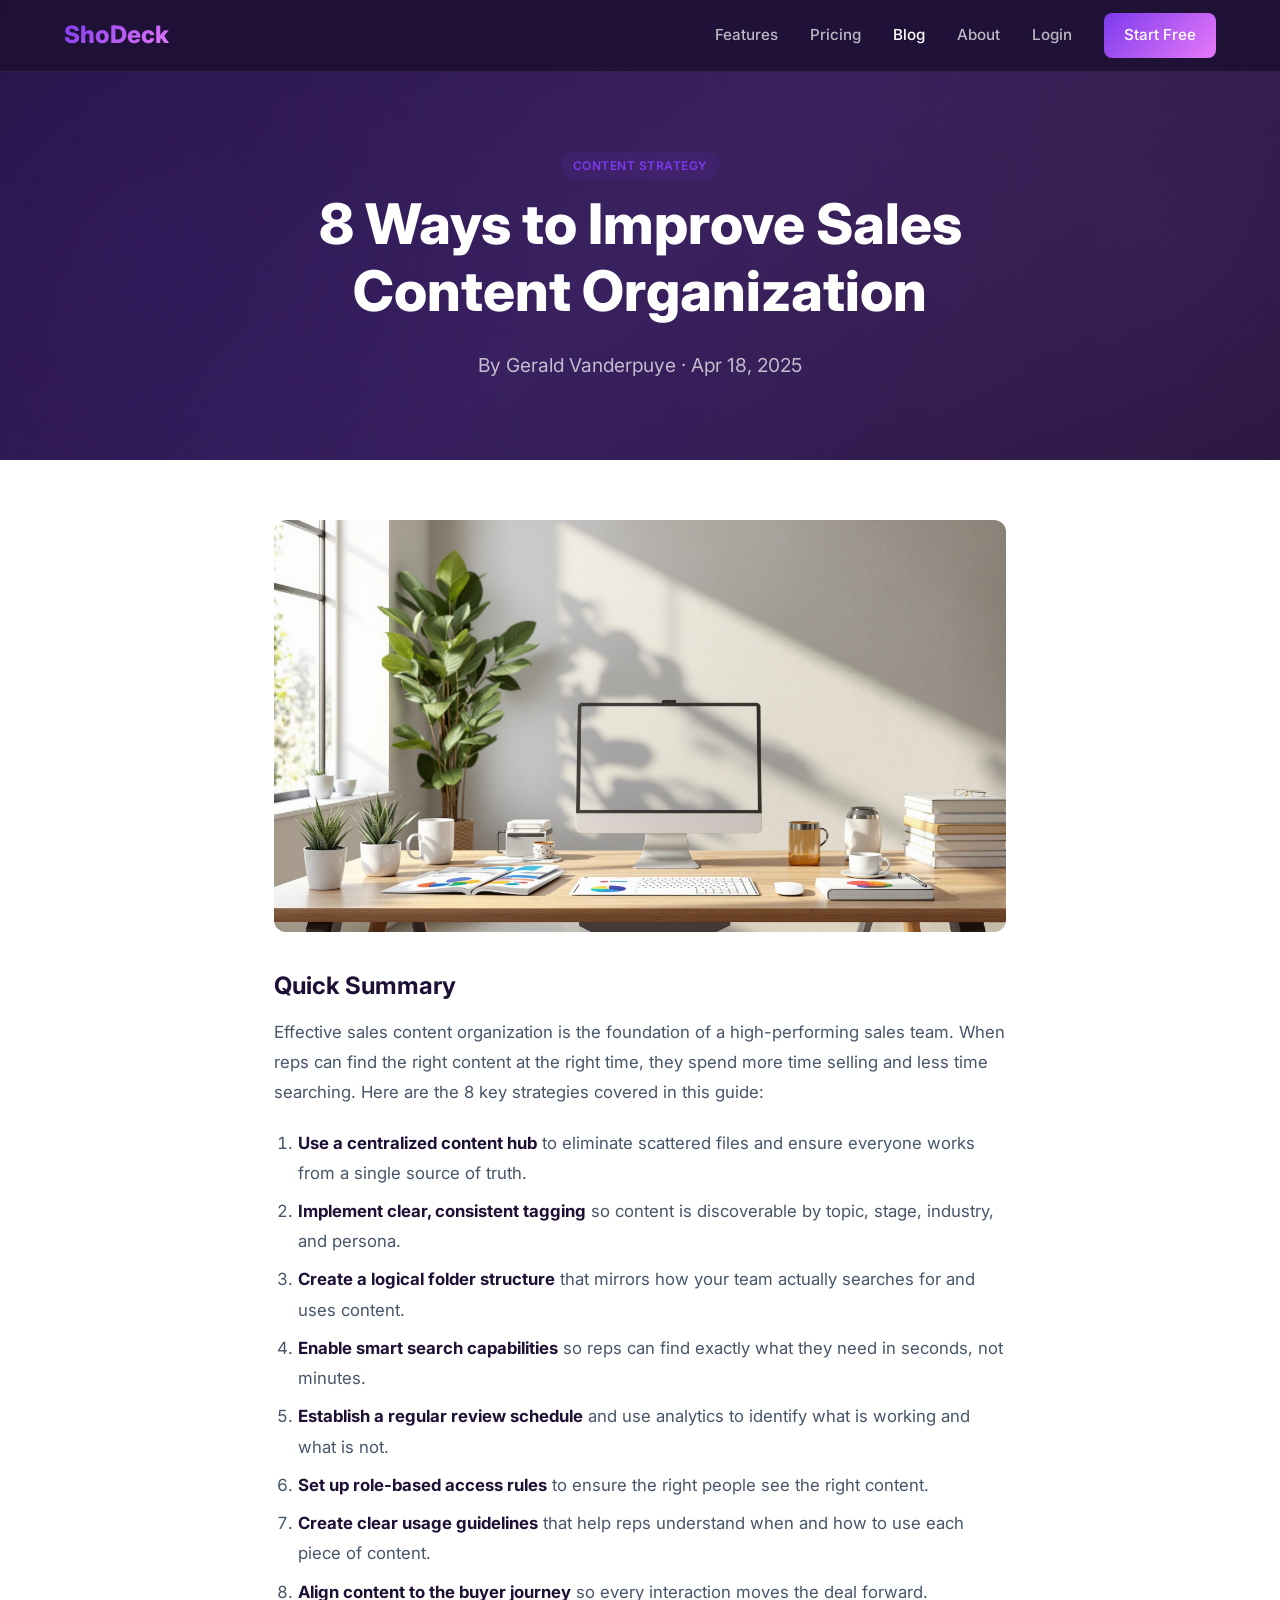
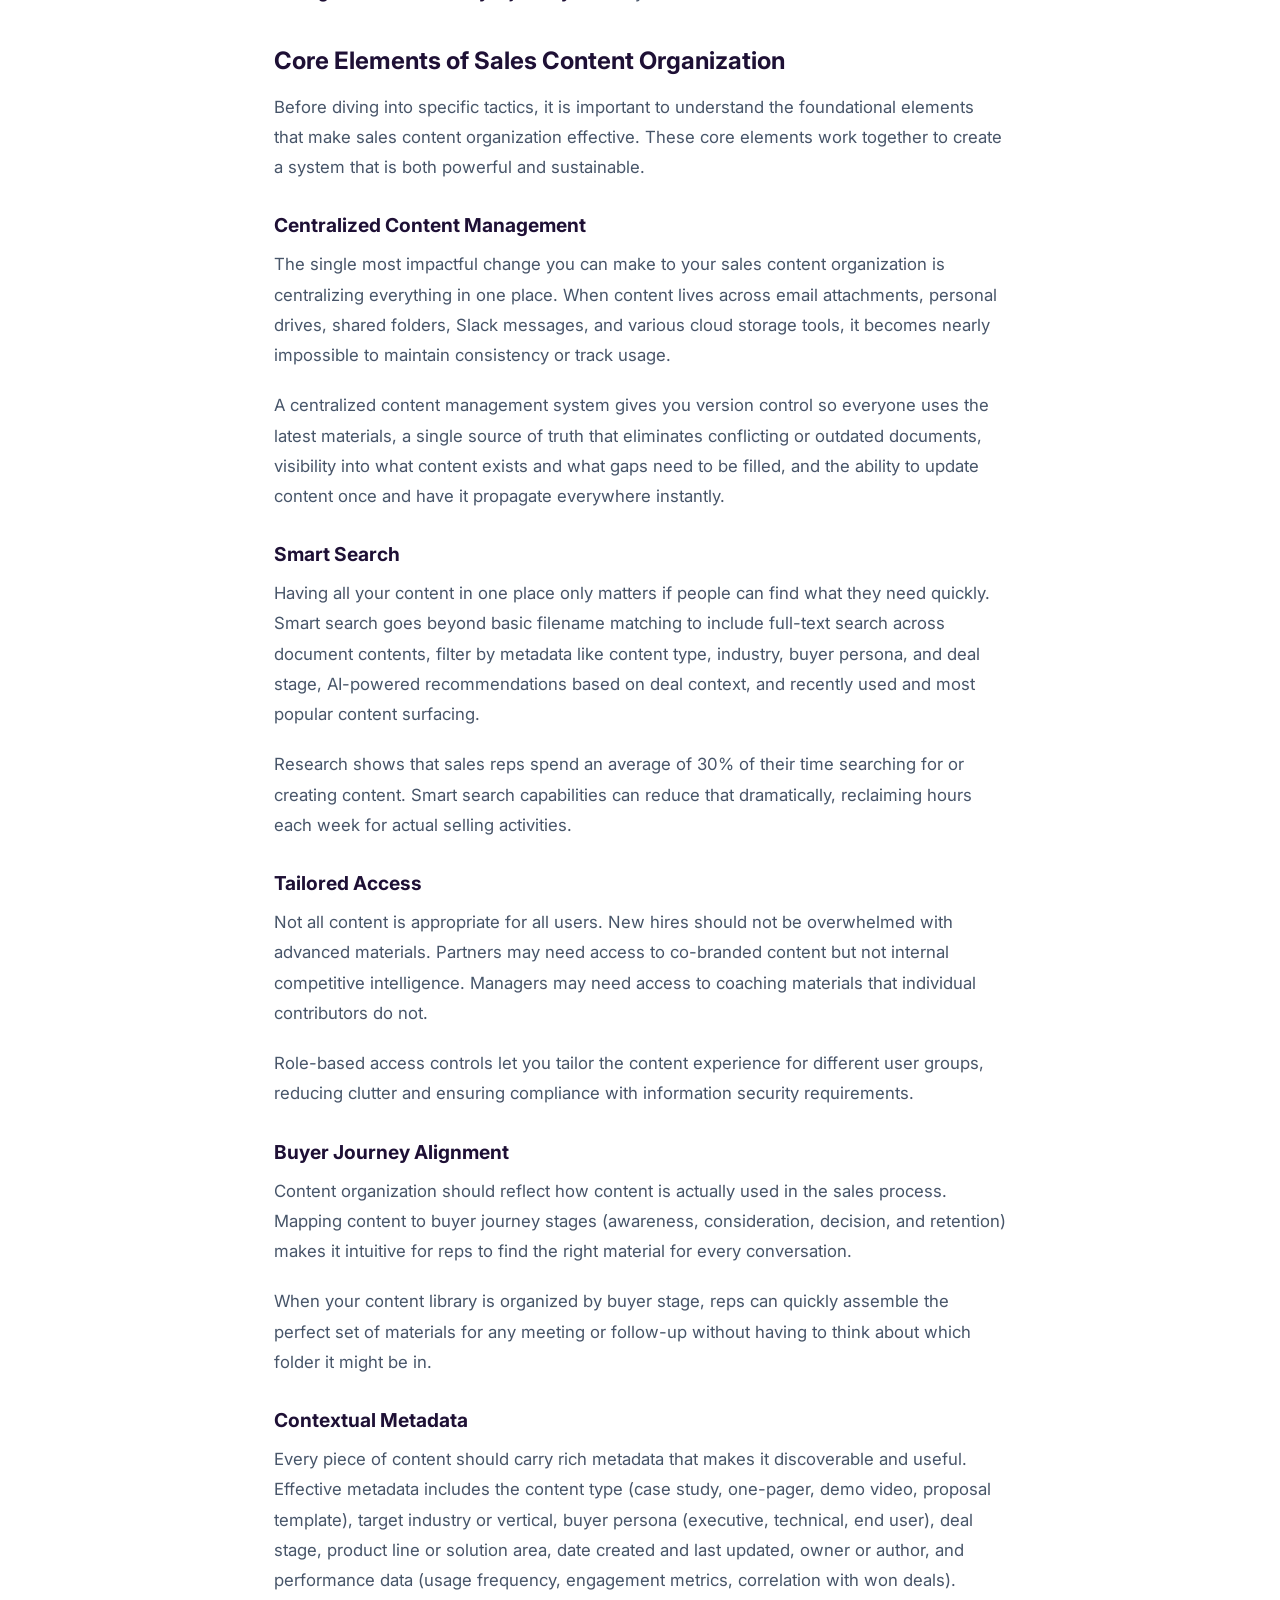
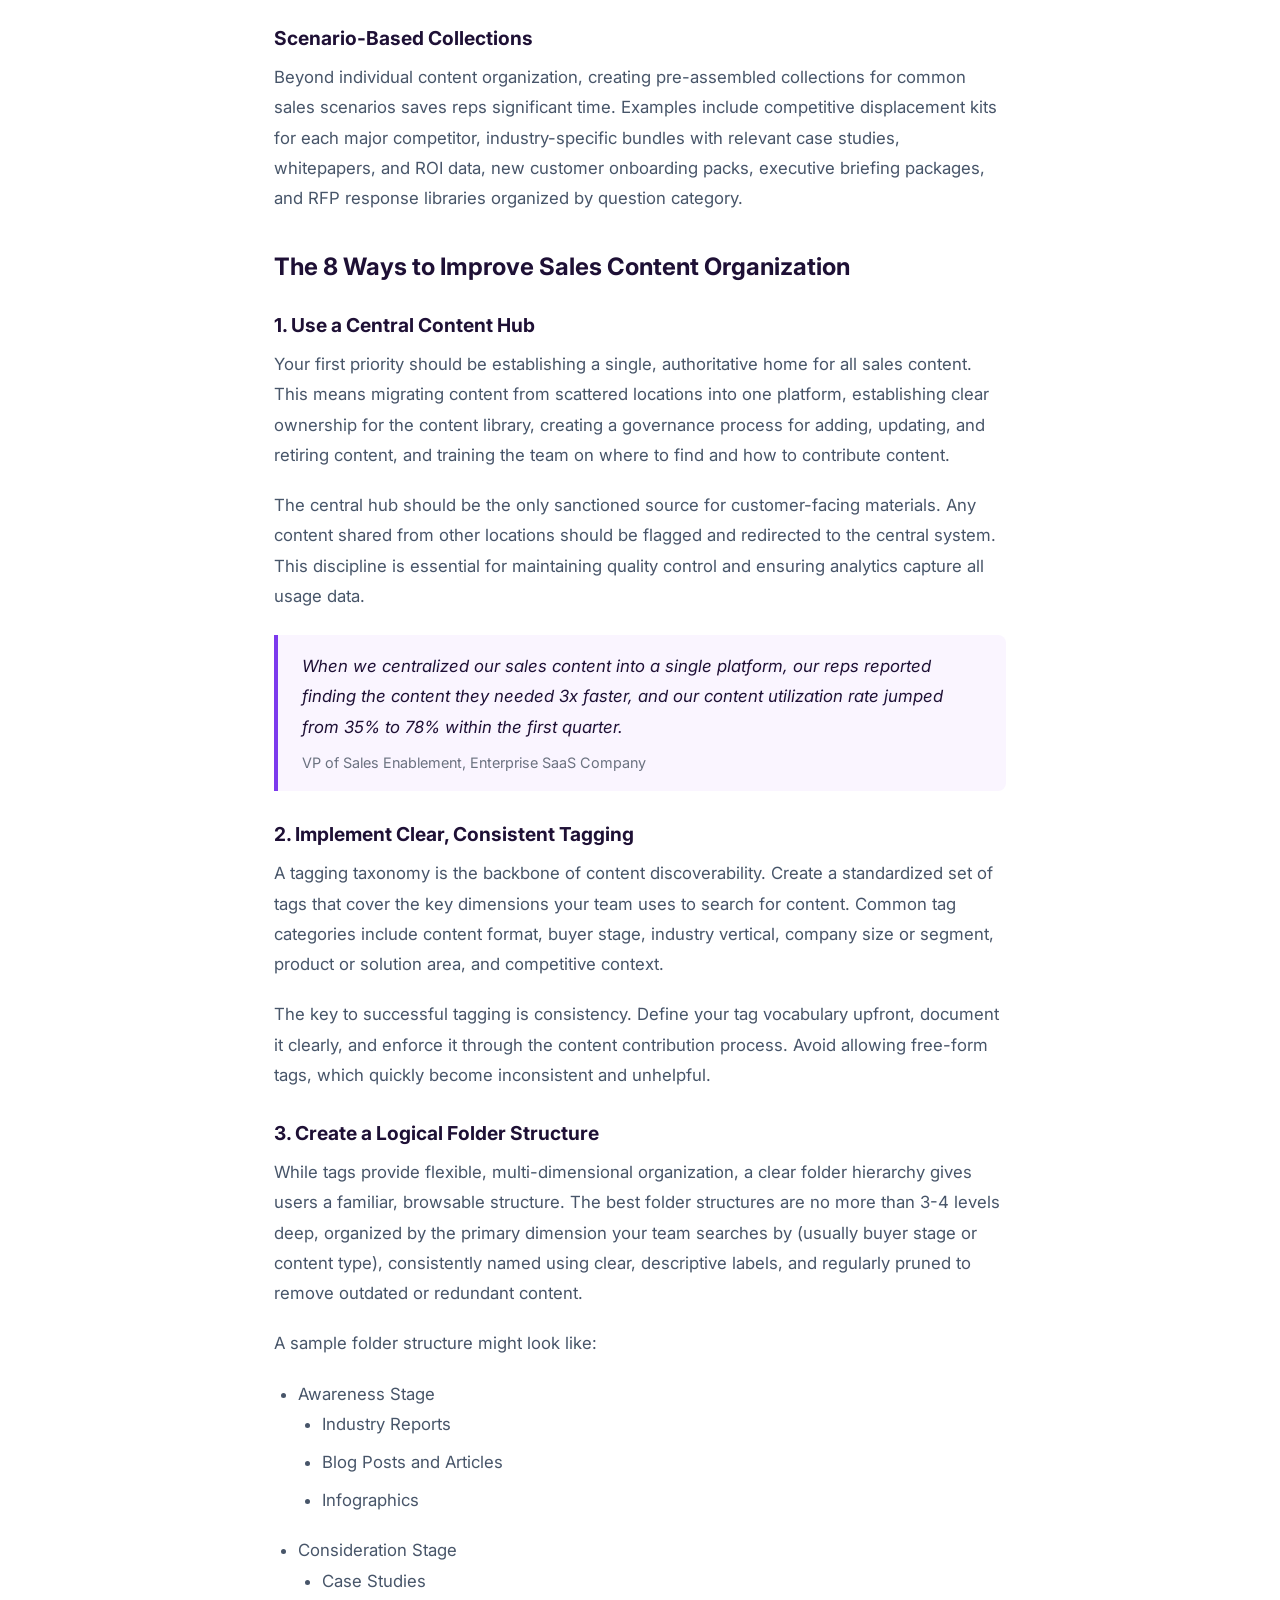
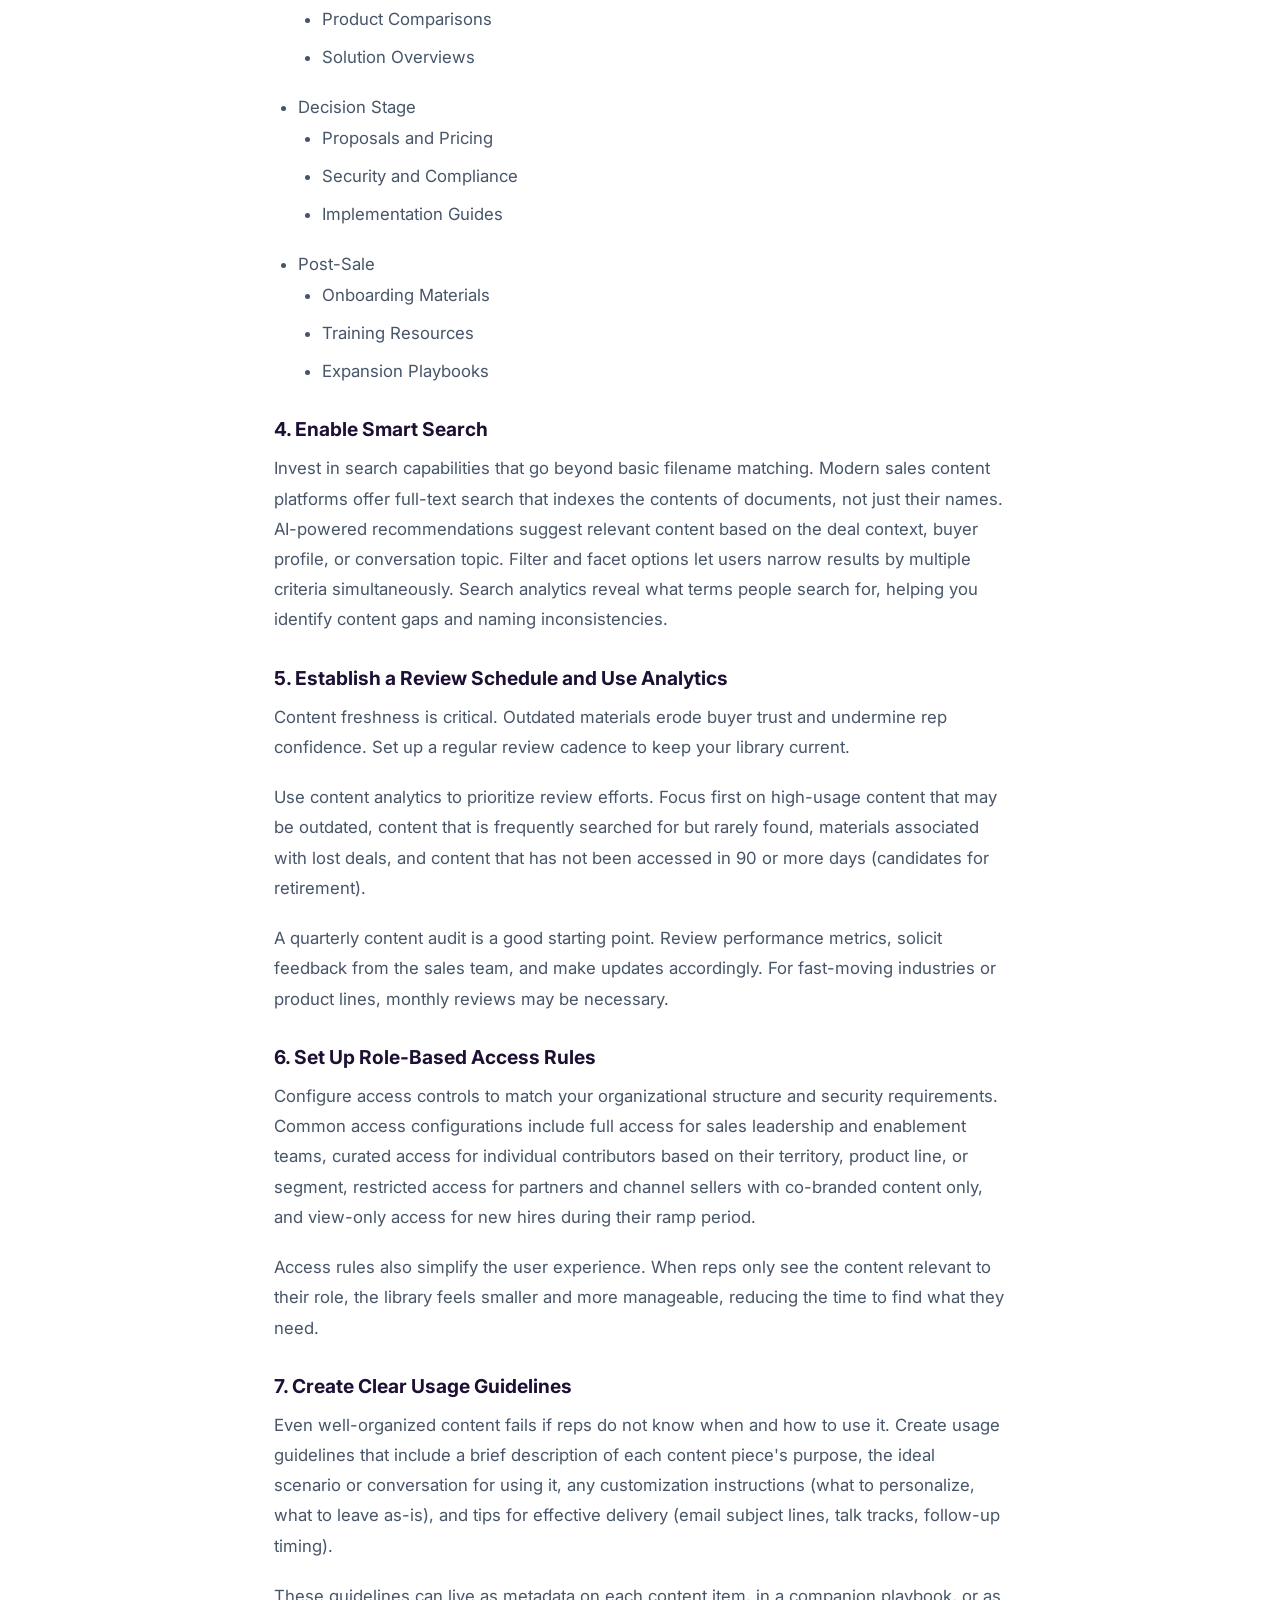
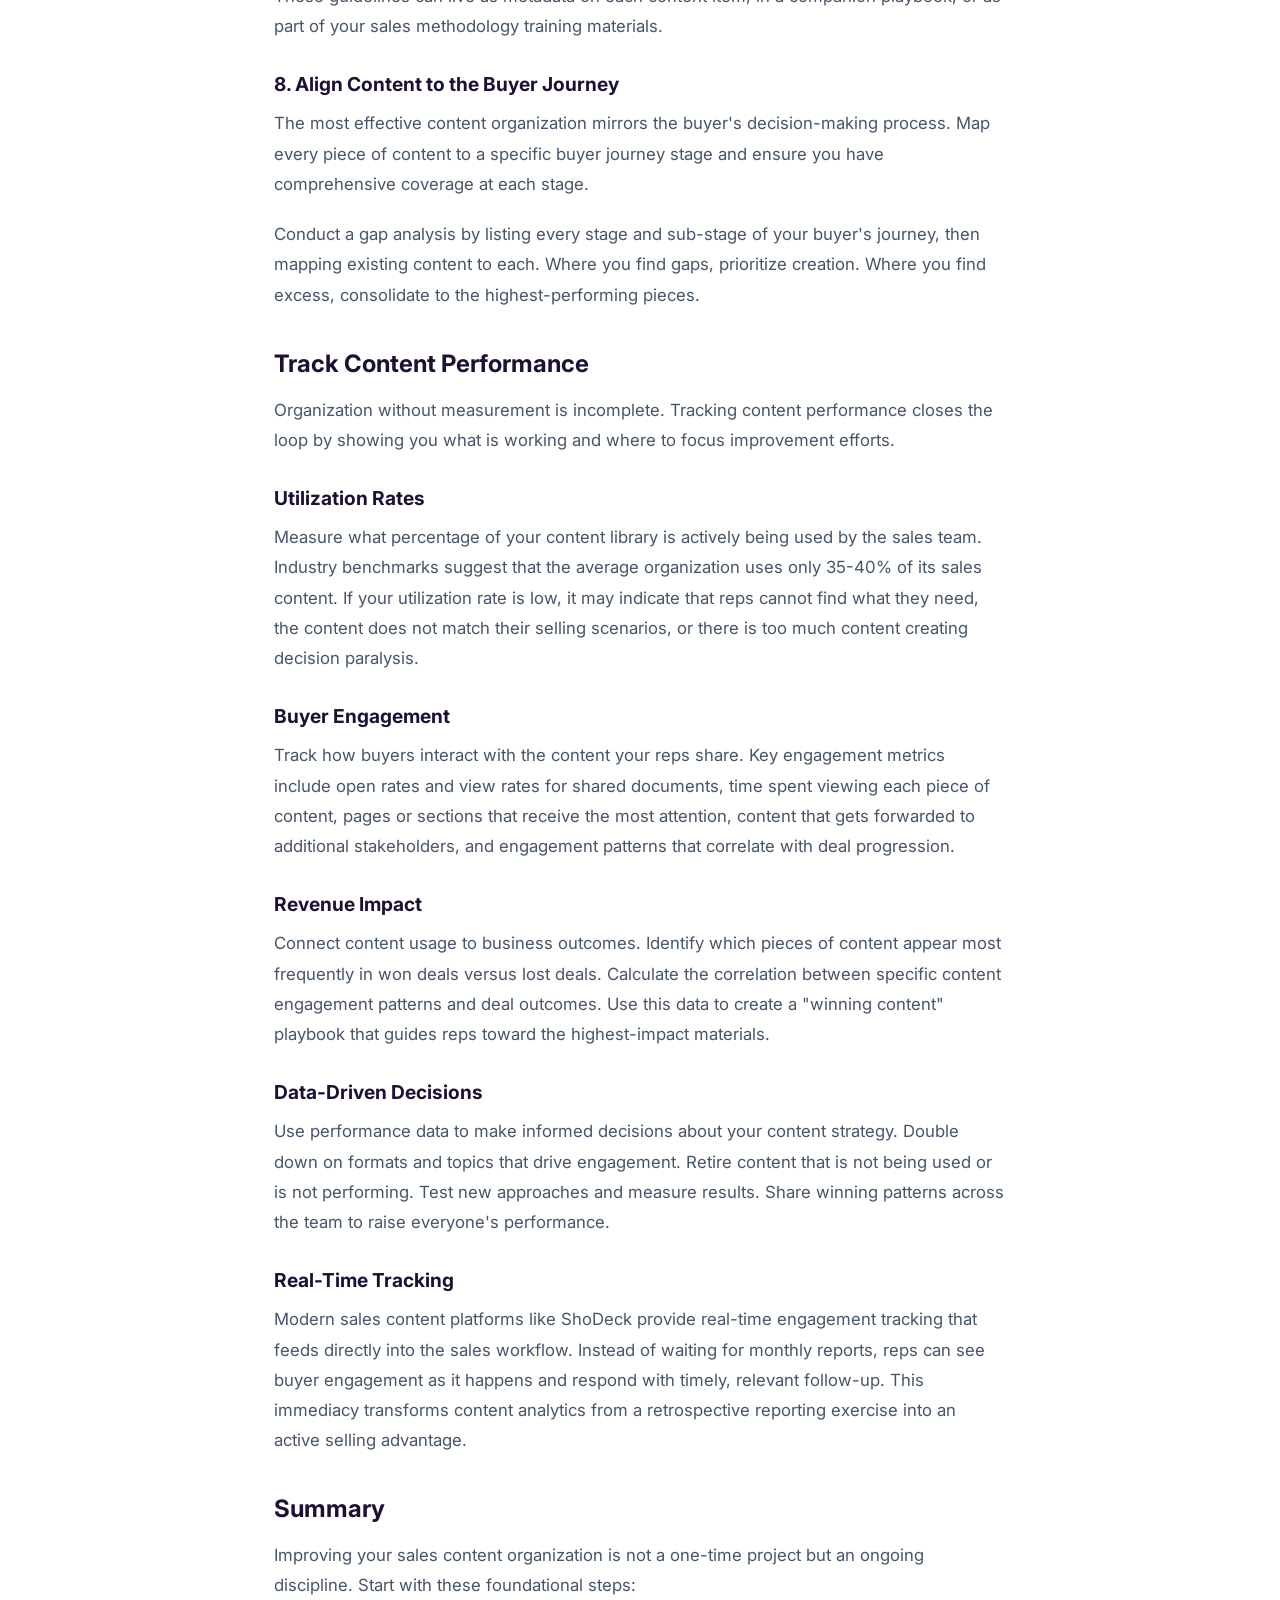
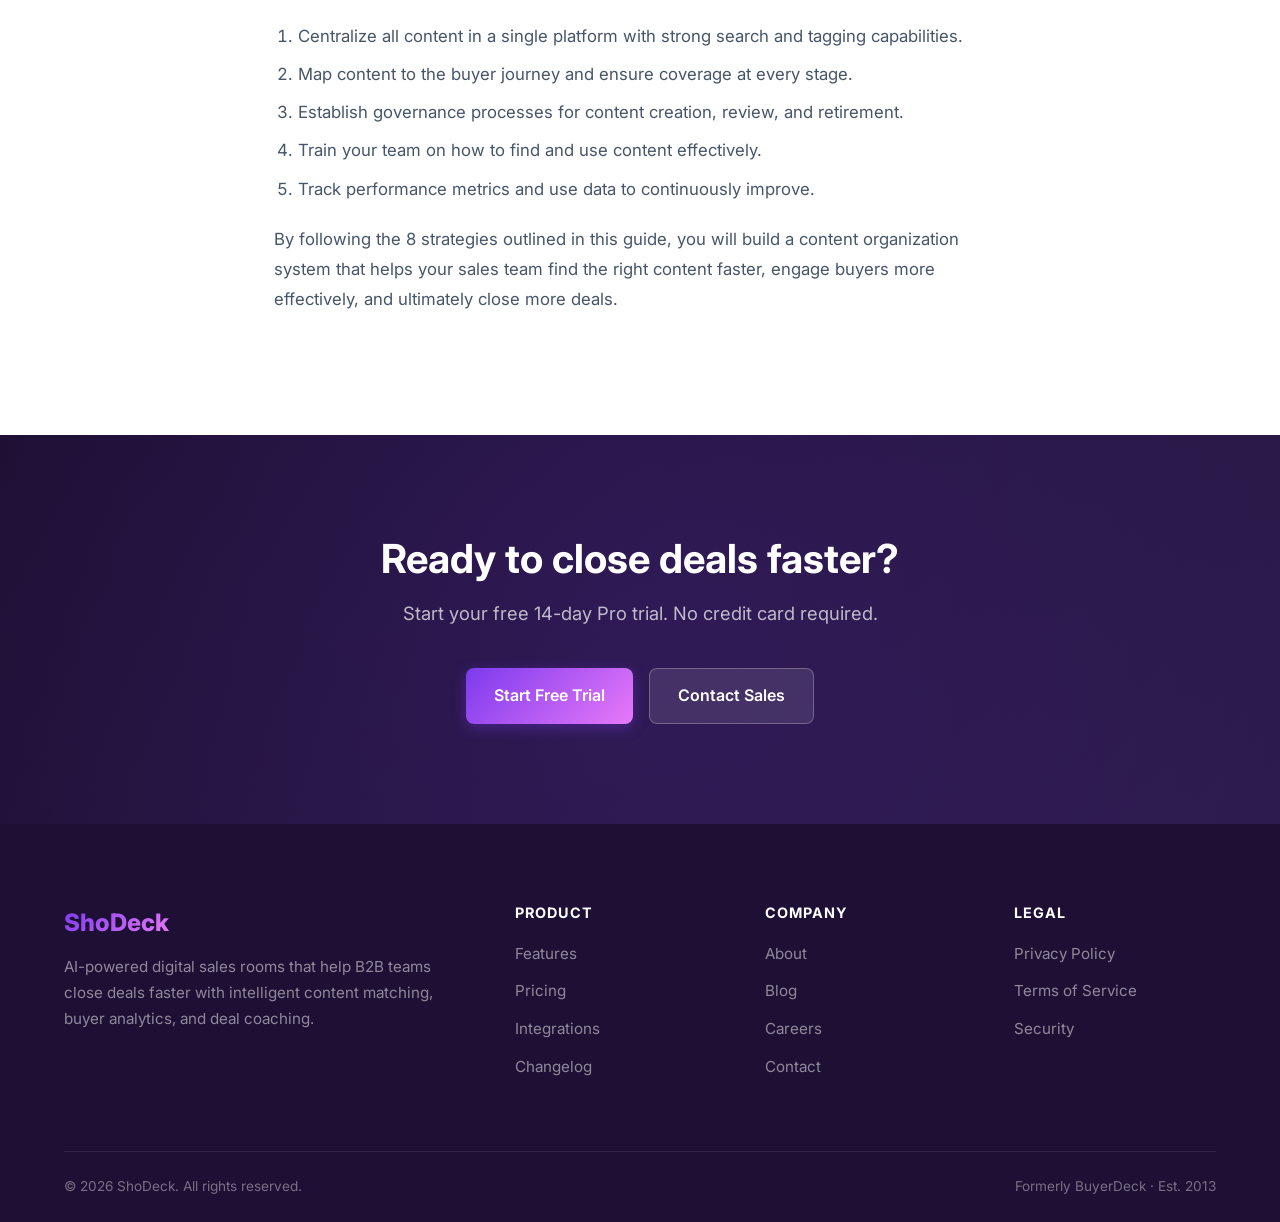
<file: blog/sales-content-organization.html>
<!DOCTYPE html>
<html lang="en">
<head>
    <meta charset="UTF-8">
    <meta name="viewport" content="width=device-width, initial-scale=1.0">
    <title>8 Ways to Improve Sales Content Organization — ShoDeck Blog</title>
    <meta name="description" content="Discover 8 proven strategies to organize your sales content for maximum impact, from centralized hubs to smart search and buyer journey alignment.">
    <link rel="preconnect" href="https://fonts.googleapis.com">
    <link rel="preconnect" href="https://fonts.gstatic.com" crossorigin>
    <link href="https://fonts.googleapis.com/css2?family=Inter:wght@400;500;600;700;800&display=swap" rel="stylesheet">
    <link rel="stylesheet" href="../styles.css">
</head>
<body>
    <nav class="nav">
        <div class="container">
            <a href="../index.html" class="nav-logo">ShoDeck</a>
            <div class="nav-links">
                <a href="../features.html">Features</a>
                <a href="../pricing.html">Pricing</a>
                <a href="../blog.html" class="active">Blog</a>
                <a href="../about.html">About</a>
                <a href="https://app.shodeck.com/">Login</a>
                <a href="https://app.shodeck.com/signup" class="nav-cta">Start Free</a>
            </div>
            <button class="nav-hamburger" aria-label="Toggle menu">
                <span></span><span></span><span></span>
            </button>
        </div>
        <div class="mobile-menu">
            <a href="../features.html">Features</a>
            <a href="../pricing.html">Pricing</a>
            <a href="../blog.html" class="active">Blog</a>
            <a href="../about.html">About</a>
            <a href="https://app.shodeck.com/">Login</a>
            <a href="https://app.shodeck.com/signup" class="nav-cta">Start Free</a>
        </div>
    </nav>

    <section class="hero" style="padding-bottom:40px">
        <div class="container">
            <span class="blog-tag">Content Strategy</span>
            <h1>8 Ways to Improve Sales Content Organization</h1>
            <p>By Gerald Vanderpuye · Apr 18, 2025</p>
        </div>
    </section>

    <section class="section" style="padding-top:60px">
        <div class="blog-post">
            <img src="../images/blog/sales-content-organization.jpg" alt="8 Ways to Improve Sales Content Organization" class="blog-post-hero-img">
            <div class="blog-post-content">

                <h2>Quick Summary</h2>
                <p>Effective sales content organization is the foundation of a high-performing sales team. When reps can find the right content at the right time, they spend more time selling and less time searching. Here are the 8 key strategies covered in this guide:</p>
                <ol>
                    <li><strong>Use a centralized content hub</strong> to eliminate scattered files and ensure everyone works from a single source of truth.</li>
                    <li><strong>Implement clear, consistent tagging</strong> so content is discoverable by topic, stage, industry, and persona.</li>
                    <li><strong>Create a logical folder structure</strong> that mirrors how your team actually searches for and uses content.</li>
                    <li><strong>Enable smart search capabilities</strong> so reps can find exactly what they need in seconds, not minutes.</li>
                    <li><strong>Establish a regular review schedule</strong> and use analytics to identify what is working and what is not.</li>
                    <li><strong>Set up role-based access rules</strong> to ensure the right people see the right content.</li>
                    <li><strong>Create clear usage guidelines</strong> that help reps understand when and how to use each piece of content.</li>
                    <li><strong>Align content to the buyer journey</strong> so every interaction moves the deal forward.</li>
                </ol>

                <h2>Core Elements of Sales Content Organization</h2>
                <p>Before diving into specific tactics, it is important to understand the foundational elements that make sales content organization effective. These core elements work together to create a system that is both powerful and sustainable.</p>

                <h3>Centralized Content Management</h3>
                <p>The single most impactful change you can make to your sales content organization is centralizing everything in one place. When content lives across email attachments, personal drives, shared folders, Slack messages, and various cloud storage tools, it becomes nearly impossible to maintain consistency or track usage.</p>
                <p>A centralized content management system gives you version control so everyone uses the latest materials, a single source of truth that eliminates conflicting or outdated documents, visibility into what content exists and what gaps need to be filled, and the ability to update content once and have it propagate everywhere instantly.</p>

                <h3>Smart Search</h3>
                <p>Having all your content in one place only matters if people can find what they need quickly. Smart search goes beyond basic filename matching to include full-text search across document contents, filter by metadata like content type, industry, buyer persona, and deal stage, AI-powered recommendations based on deal context, and recently used and most popular content surfacing.</p>
                <p>Research shows that sales reps spend an average of 30% of their time searching for or creating content. Smart search capabilities can reduce that dramatically, reclaiming hours each week for actual selling activities.</p>

                <h3>Tailored Access</h3>
                <p>Not all content is appropriate for all users. New hires should not be overwhelmed with advanced materials. Partners may need access to co-branded content but not internal competitive intelligence. Managers may need access to coaching materials that individual contributors do not.</p>
                <p>Role-based access controls let you tailor the content experience for different user groups, reducing clutter and ensuring compliance with information security requirements.</p>

                <h3>Buyer Journey Alignment</h3>
                <p>Content organization should reflect how content is actually used in the sales process. Mapping content to buyer journey stages (awareness, consideration, decision, and retention) makes it intuitive for reps to find the right material for every conversation.</p>
                <p>When your content library is organized by buyer stage, reps can quickly assemble the perfect set of materials for any meeting or follow-up without having to think about which folder it might be in.</p>

                <h3>Contextual Metadata</h3>
                <p>Every piece of content should carry rich metadata that makes it discoverable and useful. Effective metadata includes the content type (case study, one-pager, demo video, proposal template), target industry or vertical, buyer persona (executive, technical, end user), deal stage, product line or solution area, date created and last updated, owner or author, and performance data (usage frequency, engagement metrics, correlation with won deals).</p>

                <h3>Scenario-Based Collections</h3>
                <p>Beyond individual content organization, creating pre-assembled collections for common sales scenarios saves reps significant time. Examples include competitive displacement kits for each major competitor, industry-specific bundles with relevant case studies, whitepapers, and ROI data, new customer onboarding packs, executive briefing packages, and RFP response libraries organized by question category.</p>

                <h2>The 8 Ways to Improve Sales Content Organization</h2>

                <h3>1. Use a Central Content Hub</h3>
                <p>Your first priority should be establishing a single, authoritative home for all sales content. This means migrating content from scattered locations into one platform, establishing clear ownership for the content library, creating a governance process for adding, updating, and retiring content, and training the team on where to find and how to contribute content.</p>
                <p>The central hub should be the only sanctioned source for customer-facing materials. Any content shared from other locations should be flagged and redirected to the central system. This discipline is essential for maintaining quality control and ensuring analytics capture all usage data.</p>
                <blockquote>
                    <p>When we centralized our sales content into a single platform, our reps reported finding the content they needed 3x faster, and our content utilization rate jumped from 35% to 78% within the first quarter.</p>
                    <cite>VP of Sales Enablement, Enterprise SaaS Company</cite>
                </blockquote>

                <h3>2. Implement Clear, Consistent Tagging</h3>
                <p>A tagging taxonomy is the backbone of content discoverability. Create a standardized set of tags that cover the key dimensions your team uses to search for content. Common tag categories include content format, buyer stage, industry vertical, company size or segment, product or solution area, and competitive context.</p>
                <p>The key to successful tagging is consistency. Define your tag vocabulary upfront, document it clearly, and enforce it through the content contribution process. Avoid allowing free-form tags, which quickly become inconsistent and unhelpful.</p>

                <h3>3. Create a Logical Folder Structure</h3>
                <p>While tags provide flexible, multi-dimensional organization, a clear folder hierarchy gives users a familiar, browsable structure. The best folder structures are no more than 3-4 levels deep, organized by the primary dimension your team searches by (usually buyer stage or content type), consistently named using clear, descriptive labels, and regularly pruned to remove outdated or redundant content.</p>
                <p>A sample folder structure might look like:</p>
                <ul>
                    <li>Awareness Stage
                        <ul>
                            <li>Industry Reports</li>
                            <li>Blog Posts and Articles</li>
                            <li>Infographics</li>
                        </ul>
                    </li>
                    <li>Consideration Stage
                        <ul>
                            <li>Case Studies</li>
                            <li>Product Comparisons</li>
                            <li>Solution Overviews</li>
                        </ul>
                    </li>
                    <li>Decision Stage
                        <ul>
                            <li>Proposals and Pricing</li>
                            <li>Security and Compliance</li>
                            <li>Implementation Guides</li>
                        </ul>
                    </li>
                    <li>Post-Sale
                        <ul>
                            <li>Onboarding Materials</li>
                            <li>Training Resources</li>
                            <li>Expansion Playbooks</li>
                        </ul>
                    </li>
                </ul>

                <h3>4. Enable Smart Search</h3>
                <p>Invest in search capabilities that go beyond basic filename matching. Modern sales content platforms offer full-text search that indexes the contents of documents, not just their names. AI-powered recommendations suggest relevant content based on the deal context, buyer profile, or conversation topic. Filter and facet options let users narrow results by multiple criteria simultaneously. Search analytics reveal what terms people search for, helping you identify content gaps and naming inconsistencies.</p>

                <h3>5. Establish a Review Schedule and Use Analytics</h3>
                <p>Content freshness is critical. Outdated materials erode buyer trust and undermine rep confidence. Set up a regular review cadence to keep your library current.</p>
                <p>Use content analytics to prioritize review efforts. Focus first on high-usage content that may be outdated, content that is frequently searched for but rarely found, materials associated with lost deals, and content that has not been accessed in 90 or more days (candidates for retirement).</p>
                <p>A quarterly content audit is a good starting point. Review performance metrics, solicit feedback from the sales team, and make updates accordingly. For fast-moving industries or product lines, monthly reviews may be necessary.</p>

                <h3>6. Set Up Role-Based Access Rules</h3>
                <p>Configure access controls to match your organizational structure and security requirements. Common access configurations include full access for sales leadership and enablement teams, curated access for individual contributors based on their territory, product line, or segment, restricted access for partners and channel sellers with co-branded content only, and view-only access for new hires during their ramp period.</p>
                <p>Access rules also simplify the user experience. When reps only see the content relevant to their role, the library feels smaller and more manageable, reducing the time to find what they need.</p>

                <h3>7. Create Clear Usage Guidelines</h3>
                <p>Even well-organized content fails if reps do not know when and how to use it. Create usage guidelines that include a brief description of each content piece's purpose, the ideal scenario or conversation for using it, any customization instructions (what to personalize, what to leave as-is), and tips for effective delivery (email subject lines, talk tracks, follow-up timing).</p>
                <p>These guidelines can live as metadata on each content item, in a companion playbook, or as part of your sales methodology training materials.</p>

                <h3>8. Align Content to the Buyer Journey</h3>
                <p>The most effective content organization mirrors the buyer's decision-making process. Map every piece of content to a specific buyer journey stage and ensure you have comprehensive coverage at each stage.</p>
                <p>Conduct a gap analysis by listing every stage and sub-stage of your buyer's journey, then mapping existing content to each. Where you find gaps, prioritize creation. Where you find excess, consolidate to the highest-performing pieces.</p>

                <h2>Track Content Performance</h2>
                <p>Organization without measurement is incomplete. Tracking content performance closes the loop by showing you what is working and where to focus improvement efforts.</p>

                <h3>Utilization Rates</h3>
                <p>Measure what percentage of your content library is actively being used by the sales team. Industry benchmarks suggest that the average organization uses only 35-40% of its sales content. If your utilization rate is low, it may indicate that reps cannot find what they need, the content does not match their selling scenarios, or there is too much content creating decision paralysis.</p>

                <h3>Buyer Engagement</h3>
                <p>Track how buyers interact with the content your reps share. Key engagement metrics include open rates and view rates for shared documents, time spent viewing each piece of content, pages or sections that receive the most attention, content that gets forwarded to additional stakeholders, and engagement patterns that correlate with deal progression.</p>

                <h3>Revenue Impact</h3>
                <p>Connect content usage to business outcomes. Identify which pieces of content appear most frequently in won deals versus lost deals. Calculate the correlation between specific content engagement patterns and deal outcomes. Use this data to create a "winning content" playbook that guides reps toward the highest-impact materials.</p>

                <h3>Data-Driven Decisions</h3>
                <p>Use performance data to make informed decisions about your content strategy. Double down on formats and topics that drive engagement. Retire content that is not being used or is not performing. Test new approaches and measure results. Share winning patterns across the team to raise everyone's performance.</p>

                <h3>Real-Time Tracking</h3>
                <p>Modern sales content platforms like ShoDeck provide real-time engagement tracking that feeds directly into the sales workflow. Instead of waiting for monthly reports, reps can see buyer engagement as it happens and respond with timely, relevant follow-up. This immediacy transforms content analytics from a retrospective reporting exercise into an active selling advantage.</p>

                <h2>Summary</h2>
                <p>Improving your sales content organization is not a one-time project but an ongoing discipline. Start with these foundational steps:</p>
                <ol>
                    <li>Centralize all content in a single platform with strong search and tagging capabilities.</li>
                    <li>Map content to the buyer journey and ensure coverage at every stage.</li>
                    <li>Establish governance processes for content creation, review, and retirement.</li>
                    <li>Train your team on how to find and use content effectively.</li>
                    <li>Track performance metrics and use data to continuously improve.</li>
                </ol>
                <p>By following the 8 strategies outlined in this guide, you will build a content organization system that helps your sales team find the right content faster, engage buyers more effectively, and ultimately close more deals.</p>

            </div>
        </div>
    </section>

    <section class="cta-section">
        <div class="container">
            <h2>Ready to close deals faster?</h2>
            <p>Start your free 14-day Pro trial. No credit card required.</p>
            <div class="btn-group">
                <a href="https://app.shodeck.com/signup" class="btn btn-primary">Start Free Trial</a>
                <a href="mailto:hello@shodeck.com" class="btn btn-secondary">Contact Sales</a>
            </div>
        </div>
    </section>

    <footer class="footer">
        <div class="container">
            <div class="footer-grid">
                <div class="footer-brand">
                    <a href="../index.html" class="nav-logo">ShoDeck</a>
                    <p>AI-powered digital sales rooms that help B2B teams close deals faster with intelligent content matching, buyer analytics, and deal coaching.</p>
                </div>
                <div class="footer-column">
                    <h4>Product</h4>
                    <ul>
                        <li><a href="../features.html">Features</a></li>
                        <li><a href="../pricing.html">Pricing</a></li>
                        <li><a href="#">Integrations</a></li>
                        <li><a href="#">Changelog</a></li>
                    </ul>
                </div>
                <div class="footer-column">
                    <h4>Company</h4>
                    <ul>
                        <li><a href="../about.html">About</a></li>
                        <li><a href="../blog.html">Blog</a></li>
                        <li><a href="#">Careers</a></li>
                        <li><a href="mailto:hello@shodeck.com">Contact</a></li>
                    </ul>
                </div>
                <div class="footer-column">
                    <h4>Legal</h4>
                    <ul>
                        <li><a href="#">Privacy Policy</a></li>
                        <li><a href="#">Terms of Service</a></li>
                        <li><a href="#">Security</a></li>
                    </ul>
                </div>
            </div>
            <div class="footer-bottom">
                <span>&copy; 2026 ShoDeck. All rights reserved.</span>
                <span>Formerly BuyerDeck &middot; Est. 2013</span>
            </div>
        </div>
    </footer>
    <script src="../script.js"></script>
</body>
</html>
</file>
<file: styles.css>
/* ===== RESET & BASE ===== */
*, *::before, *::after { box-sizing: border-box; margin: 0; padding: 0; }

:root {
  --primary: #7C3AED;
  --primary-dark: #6D28D9;
  --primary-light: #A78BFA;
  --accent: #E879F9;
  --dark: #1E1035;
  --gray: #6B7280;
  --light: #FAF5FF;
  --gradient: linear-gradient(135deg, #7C3AED, #E879F9);
  --card-radius: 12px;
  --nav-height: 72px;
}

html { scroll-behavior: smooth; }

body {
  font-family: 'Inter', -apple-system, BlinkMacSystemFont, sans-serif;
  color: var(--dark);
  background: #fff;
  line-height: 1.6;
  -webkit-font-smoothing: antialiased;
}

a { color: inherit; text-decoration: none; }
img { max-width: 100%; display: block; }
ul { list-style: none; }

.container {
  max-width: 1200px;
  margin: 0 auto;
  padding: 0 24px;
}

/* ===== TYPOGRAPHY ===== */
h1, h2, h3, h4 { line-height: 1.2; font-weight: 700; }
h1 { font-size: clamp(2.25rem, 5vw, 3.5rem); font-weight: 800; }
h2 { font-size: clamp(1.75rem, 4vw, 2.5rem); }
h3 { font-size: 1.25rem; }
p { color: var(--gray); }

.gradient-text {
  background: var(--gradient);
  -webkit-background-clip: text;
  -webkit-text-fill-color: transparent;
  background-clip: text;
}

/* ===== BUTTONS ===== */
.btn {
  display: inline-flex;
  align-items: center;
  justify-content: center;
  padding: 14px 28px;
  border-radius: 8px;
  font-weight: 600;
  font-size: 1rem;
  transition: all 0.2s ease;
  border: none;
  cursor: pointer;
  font-family: inherit;
}

.btn-primary {
  background: var(--gradient);
  color: #fff;
  box-shadow: 0 4px 14px rgba(124, 58, 237, 0.35);
}
.btn-primary:hover {
  transform: translateY(-2px);
  box-shadow: 0 6px 20px rgba(124, 58, 237, 0.45);
}

.btn-secondary {
  background: rgba(255,255,255,0.1);
  color: #fff;
  border: 1px solid rgba(255,255,255,0.25);
}
.btn-secondary:hover {
  background: rgba(255,255,255,0.2);
}

.btn-outline {
  background: transparent;
  color: var(--primary);
  border: 2px solid var(--primary);
}
.btn-outline:hover {
  background: var(--primary);
  color: #fff;
}

.btn-group {
  display: flex;
  gap: 16px;
  flex-wrap: wrap;
}

/* ===== NAVIGATION ===== */
.nav {
  position: fixed;
  top: 0;
  left: 0;
  right: 0;
  height: var(--nav-height);
  background: rgba(30, 16, 53, 0.90);
  backdrop-filter: blur(12px);
  -webkit-backdrop-filter: blur(12px);
  z-index: 1000;
  border-bottom: 1px solid rgba(255,255,255,0.08);
}

.nav .container {
  display: flex;
  align-items: center;
  justify-content: space-between;
  height: 100%;
}

.nav-logo {
  font-size: 1.5rem;
  font-weight: 800;
  background: var(--gradient);
  -webkit-background-clip: text;
  -webkit-text-fill-color: transparent;
  background-clip: text;
}

.nav-links {
  display: flex;
  align-items: center;
  gap: 32px;
}

.nav-links a {
  color: rgba(255,255,255,0.7);
  font-weight: 500;
  font-size: 0.95rem;
  transition: color 0.2s;
}

.nav-links a:hover,
.nav-links a.active {
  color: #fff;
}

.nav-cta {
  background: var(--gradient);
  color: #fff !important;
  padding: 10px 20px;
  border-radius: 8px;
  font-weight: 600;
  transition: all 0.2s;
}
.nav-cta:hover {
  transform: translateY(-1px);
  box-shadow: 0 4px 12px rgba(124, 58, 237, 0.4);
}

.nav-hamburger {
  display: none;
  flex-direction: column;
  gap: 5px;
  cursor: pointer;
  background: none;
  border: none;
  padding: 4px;
}
.nav-hamburger span {
  width: 24px;
  height: 2px;
  background: #fff;
  border-radius: 2px;
  transition: all 0.3s;
}

/* ===== HERO SECTIONS ===== */
.hero {
  padding: calc(var(--nav-height) + 80px) 0 80px;
  background: linear-gradient(135deg, #1E1035 0%, #2D1B4E 50%, #1E1035 100%);
  color: #fff;
  text-align: center;
  position: relative;
  overflow: hidden;
}
.hero::before {
  content: '';
  position: absolute;
  top: -50%;
  left: -50%;
  width: 200%;
  height: 200%;
  background: radial-gradient(circle at 30% 50%, rgba(124, 58, 237, 0.15) 0%, transparent 50%),
              radial-gradient(circle at 70% 50%, rgba(232, 121, 249, 0.10) 0%, transparent 50%);
  pointer-events: none;
}
.hero .container { position: relative; z-index: 1; }
.hero h1 { margin-bottom: 24px; max-width: 800px; margin-left: auto; margin-right: auto; }
.hero p { font-size: 1.2rem; color: rgba(255,255,255,0.7); max-width: 640px; margin: 0 auto 40px; }
.hero .btn-group { justify-content: center; }

.hero-home { padding-bottom: 60px; }

/* ===== STATS BAR ===== */
.stats-bar {
  background: var(--dark);
  border-top: 1px solid rgba(255,255,255,0.06);
  padding: 40px 0;
}
.stats-grid {
  display: grid;
  grid-template-columns: repeat(4, 1fr);
  gap: 32px;
  text-align: center;
}
.stat-item strong {
  display: block;
  font-size: 1.5rem;
  font-weight: 800;
  background: var(--gradient);
  -webkit-background-clip: text;
  -webkit-text-fill-color: transparent;
  background-clip: text;
  margin-bottom: 4px;
}
.stat-item span {
  font-size: 0.9rem;
  color: rgba(255,255,255,0.5);
}

/* ===== SECTIONS ===== */
.section {
  padding: 100px 0;
}
.section-light {
  background: var(--light);
}
.section-header {
  text-align: center;
  max-width: 640px;
  margin: 0 auto 60px;
}
.section-header p {
  margin-top: 16px;
  font-size: 1.1rem;
}

/* ===== CARDS ===== */
.card {
  background: #fff;
  border: 1px solid #EDE9FE;
  border-radius: var(--card-radius);
  padding: 32px;
  transition: all 0.3s ease;
}
.card:hover {
  transform: translateY(-4px);
  box-shadow: 0 12px 40px rgba(124, 58, 237, 0.08);
  border-color: transparent;
}
.card-icon {
  font-size: 2rem;
  margin-bottom: 16px;
  display: block;
}
.card h3 { margin-bottom: 12px; }
.card p { font-size: 0.95rem; }

/* ===== FEATURE GRID ===== */
.features-grid {
  display: grid;
  grid-template-columns: repeat(3, 1fr);
  gap: 24px;
}

/* ===== HOW IT WORKS ===== */
.steps-grid {
  display: grid;
  grid-template-columns: repeat(3, 1fr);
  gap: 32px;
  counter-reset: step;
}
.step {
  text-align: center;
  position: relative;
}
.step-number {
  width: 56px;
  height: 56px;
  border-radius: 50%;
  background: var(--gradient);
  color: #fff;
  font-size: 1.25rem;
  font-weight: 800;
  display: inline-flex;
  align-items: center;
  justify-content: center;
  margin-bottom: 20px;
}
.step h3 { margin-bottom: 12px; }

/* ===== TESTIMONIAL ===== */
.testimonial {
  background: var(--light);
  padding: 100px 0;
}
.testimonials-grid {
  display: grid;
  grid-template-columns: repeat(2, 1fr);
  gap: 24px;
}
.testimonial-card {
  background: #fff;
  border: 1px solid #EDE9FE;
  border-radius: var(--card-radius);
  padding: 32px;
  transition: all 0.3s ease;
}
.testimonial-card:hover {
  transform: translateY(-4px);
  box-shadow: 0 12px 40px rgba(0,0,0,0.08);
  border-color: transparent;
}
.testimonial-avatar {
  margin-bottom: 20px;
}
.testimonial-avatar img {
  width: 64px;
  height: 64px;
  border-radius: 50%;
  object-fit: cover;
  border: 2px solid #EDE9FE;
}
.testimonial-card blockquote {
  font-size: 0.95rem;
  color: #475569;
  line-height: 1.7;
  margin-bottom: 20px;
  font-style: italic;
}
.testimonial-card cite {
  font-style: normal;
  color: var(--gray);
  font-size: 0.9rem;
}
.testimonial-card cite strong {
  display: block;
  color: var(--dark);
  font-weight: 600;
}

/* ===== CTA SECTION ===== */
.cta-section {
  padding: 100px 0;
  background: linear-gradient(135deg, #1E1035, #2D1B4E);
  text-align: center;
  color: #fff;
  position: relative;
  overflow: hidden;
}
.cta-section::before {
  content: '';
  position: absolute;
  top: -50%;
  left: -50%;
  width: 200%;
  height: 200%;
  background: radial-gradient(circle at 50% 50%, rgba(124, 58, 237, 0.12) 0%, transparent 50%);
  pointer-events: none;
}
.cta-section .container { position: relative; z-index: 1; }
.cta-section h2 { margin-bottom: 16px; }
.cta-section p { color: rgba(255,255,255,0.7); margin-bottom: 40px; font-size: 1.15rem; max-width: 540px; margin-left: auto; margin-right: auto; }
.cta-section .btn-group { justify-content: center; }

/* ===== PRICING ===== */
.pricing-grid {
  display: grid;
  grid-template-columns: repeat(3, 1fr);
  gap: 24px;
  align-items: start;
}
.pricing-card {
  background: #fff;
  border: 1px solid #EDE9FE;
  border-radius: var(--card-radius);
  padding: 40px 32px;
  text-align: center;
  transition: all 0.3s ease;
}
.pricing-card:hover {
  transform: translateY(-4px);
  box-shadow: 0 12px 40px rgba(0,0,0,0.08);
}
.pricing-card.featured {
  border: 2px solid var(--primary);
  position: relative;
  transform: scale(1.04);
  box-shadow: 0 12px 40px rgba(124, 58, 237, 0.18);
}
.pricing-card.featured:hover {
  transform: scale(1.04) translateY(-4px);
}
.pricing-badge {
  position: absolute;
  top: -14px;
  left: 50%;
  transform: translateX(-50%);
  background: var(--gradient);
  color: #fff;
  font-size: 0.8rem;
  font-weight: 700;
  padding: 4px 20px;
  border-radius: 20px;
  text-transform: uppercase;
  letter-spacing: 0.5px;
}
.pricing-card h3 { font-size: 1.35rem; margin-bottom: 8px; }
.pricing-price {
  font-size: 3rem;
  font-weight: 800;
  color: var(--dark);
  margin: 16px 0 4px;
}
.pricing-price span {
  font-size: 1rem;
  font-weight: 500;
  color: var(--gray);
}
.pricing-desc {
  font-size: 0.9rem;
  color: var(--gray);
  margin-bottom: 24px;
}
.pricing-features {
  text-align: left;
  margin-bottom: 32px;
}
.pricing-features li {
  padding: 8px 0;
  font-size: 0.95rem;
  color: var(--dark);
  display: flex;
  align-items: start;
  gap: 10px;
}
.pricing-features li::before {
  content: '\2713';
  color: var(--primary);
  font-weight: 700;
  flex-shrink: 0;
}
.pricing-card .btn { width: 100%; }

/* ===== FAQ ===== */
.faq-list {
  max-width: 720px;
  margin: 0 auto;
}
.faq-item {
  border-bottom: 1px solid #EDE9FE;
}
.faq-question {
  width: 100%;
  background: none;
  border: none;
  padding: 24px 0;
  text-align: left;
  font-size: 1.1rem;
  font-weight: 600;
  color: var(--dark);
  cursor: pointer;
  display: flex;
  justify-content: space-between;
  align-items: center;
  font-family: inherit;
}
.faq-question::after {
  content: '+';
  font-size: 1.5rem;
  font-weight: 400;
  color: var(--gray);
  transition: transform 0.3s;
}
.faq-item.open .faq-question::after {
  content: '\2212';
}
.faq-answer {
  max-height: 0;
  overflow: hidden;
  transition: max-height 0.3s ease, padding 0.3s ease;
}
.faq-item.open .faq-answer {
  max-height: 300px;
  padding-bottom: 24px;
}
.faq-answer p {
  font-size: 1rem;
  line-height: 1.7;
}

/* ===== TIMELINE ===== */
.timeline {
  position: relative;
  max-width: 800px;
  margin: 0 auto;
  padding: 0 0 0 40px;
}
.timeline::before {
  content: '';
  position: absolute;
  left: 12px;
  top: 0;
  bottom: 0;
  width: 2px;
  background: var(--gradient);
}
.timeline-item {
  position: relative;
  margin-bottom: 48px;
}
.timeline-item::before {
  content: '';
  position: absolute;
  left: -34px;
  top: 6px;
  width: 16px;
  height: 16px;
  border-radius: 50%;
  background: var(--gradient);
  border: 3px solid #fff;
  box-shadow: 0 0 0 3px var(--primary);
}
.timeline-year {
  font-size: 0.85rem;
  font-weight: 700;
  color: var(--primary);
  text-transform: uppercase;
  letter-spacing: 1px;
  margin-bottom: 8px;
}
.timeline-item h3 { margin-bottom: 8px; }

/* ===== VALUES ===== */
.values-grid {
  display: grid;
  grid-template-columns: repeat(3, 1fr);
  gap: 24px;
}

/* ===== BLOG ===== */
.blog-grid {
  display: grid;
  grid-template-columns: repeat(3, 1fr);
  gap: 24px;
}
.blog-card {
  background: #fff;
  border: 1px solid #EDE9FE;
  border-radius: var(--card-radius);
  overflow: hidden;
  transition: all 0.3s ease;
}
.blog-card:hover {
  transform: translateY(-4px);
  box-shadow: 0 12px 40px rgba(0,0,0,0.08);
  border-color: transparent;
}
.blog-card-image {
  height: 180px;
  background: var(--gradient);
  position: relative;
  display: flex;
  align-items: center;
  justify-content: center;
}
.blog-card-image span {
  font-size: 3rem;
}
.blog-card-body {
  padding: 24px;
}
.blog-tag {
  display: inline-block;
  font-size: 0.75rem;
  font-weight: 600;
  color: var(--primary);
  background: rgba(124, 58, 237, 0.08);
  padding: 4px 12px;
  border-radius: 20px;
  margin-bottom: 12px;
  text-transform: uppercase;
  letter-spacing: 0.5px;
}
.blog-card h3 {
  font-size: 1.1rem;
  margin-bottom: 8px;
  line-height: 1.4;
}
.blog-card p {
  font-size: 0.9rem;
  line-height: 1.6;
}
.blog-meta {
  margin-top: 16px;
  font-size: 0.8rem;
  color: var(--gray);
}

/* Newsletter */
.newsletter {
  background: var(--light);
  padding: 80px 0;
  text-align: center;
}
.newsletter h2 { margin-bottom: 12px; }
.newsletter p { margin-bottom: 32px; }
.newsletter-form {
  display: flex;
  gap: 12px;
  max-width: 480px;
  margin: 0 auto;
}
.newsletter-form input {
  flex: 1;
  padding: 14px 20px;
  border: 1px solid #EDE9FE;
  border-radius: 8px;
  font-size: 1rem;
  font-family: inherit;
  outline: none;
  transition: border-color 0.2s;
}
.newsletter-form input:focus {
  border-color: var(--primary);
}

/* ===== BLOG POST ===== */
.blog-post {
  max-width: 780px;
  margin: 0 auto;
  padding: 0 24px;
}
.blog-post-header {
  margin-bottom: 40px;
}
.blog-post-header .blog-tag { margin-bottom: 16px; }
.blog-post-header h1 {
  font-size: clamp(1.75rem, 4vw, 2.5rem);
  margin-bottom: 16px;
  color: var(--dark);
}
.blog-post-meta {
  display: flex;
  align-items: center;
  gap: 16px;
  color: var(--gray);
  font-size: 0.95rem;
}
.blog-post-meta img {
  width: 40px;
  height: 40px;
  border-radius: 50%;
  object-fit: cover;
}
.blog-post-hero-img {
  width: 100%;
  border-radius: var(--card-radius);
  margin-bottom: 40px;
  aspect-ratio: 16/9;
  object-fit: cover;
}
.blog-post-content h2 {
  font-size: 1.5rem;
  margin: 40px 0 16px;
  color: var(--dark);
}
.blog-post-content h3 {
  font-size: 1.2rem;
  margin: 32px 0 12px;
  color: var(--dark);
}
.blog-post-content p {
  font-size: 1.05rem;
  line-height: 1.8;
  margin-bottom: 20px;
  color: #475569;
}
.blog-post-content ul,
.blog-post-content ol {
  margin: 0 0 20px 24px;
  color: #475569;
}
.blog-post-content li {
  font-size: 1.05rem;
  line-height: 1.8;
  margin-bottom: 8px;
  list-style: disc;
}
.blog-post-content ol li { list-style: decimal; }
.blog-post-content blockquote {
  border-left: 4px solid var(--primary);
  padding: 16px 24px;
  margin: 24px 0;
  background: var(--light);
  border-radius: 0 8px 8px 0;
}
.blog-post-content blockquote p {
  font-style: italic;
  color: var(--dark);
  margin-bottom: 8px;
}
.blog-post-content blockquote cite {
  font-style: normal;
  font-size: 0.9rem;
  color: var(--gray);
}
.blog-post-content table {
  width: 100%;
  border-collapse: collapse;
  margin: 24px 0;
  font-size: 0.95rem;
}
.blog-post-content th,
.blog-post-content td {
  padding: 12px 16px;
  border: 1px solid #EDE9FE;
  text-align: left;
  color: #475569;
}
.blog-post-content th {
  background: var(--light);
  font-weight: 600;
  color: var(--dark);
}
.blog-post-content strong { color: var(--dark); }
.blog-post-content img {
  border-radius: var(--card-radius);
  margin: 24px 0;
}
.blog-card-image img {
  width: 100%;
  height: 100%;
  object-fit: cover;
}

/* ===== ABOUT NARRATIVE ===== */
.narrative {
  max-width: 720px;
  margin: 0 auto;
}
.narrative p {
  font-size: 1.1rem;
  line-height: 1.8;
  margin-bottom: 20px;
  color: #475569;
}

/* ===== FEATURE DETAIL SECTIONS ===== */
.feature-section {
  padding: 80px 0;
}
.feature-section:nth-child(even) {
  background: var(--light);
}
.feature-section-header {
  text-align: center;
  margin-bottom: 48px;
}
.feature-section-header h2 { margin-bottom: 12px; }
.feature-detail-grid {
  display: grid;
  grid-template-columns: repeat(3, 1fr);
  gap: 24px;
}

/* ===== FOOTER ===== */
.footer {
  background: var(--dark);
  color: rgba(255,255,255,0.7);
  padding: 80px 0 0;
}
.footer-grid {
  display: grid;
  grid-template-columns: 2fr 1fr 1fr 1fr;
  gap: 48px;
  margin-bottom: 60px;
}
.footer-brand p {
  color: rgba(255,255,255,0.5);
  font-size: 0.95rem;
  margin-top: 12px;
  line-height: 1.7;
}
.footer h4 {
  color: #fff;
  font-size: 0.9rem;
  text-transform: uppercase;
  letter-spacing: 1px;
  margin-bottom: 20px;
}
.footer ul li {
  margin-bottom: 12px;
}
.footer ul a {
  color: rgba(255,255,255,0.5);
  transition: color 0.2s;
  font-size: 0.95rem;
}
.footer ul a:hover {
  color: #fff;
}
.footer-bottom {
  border-top: 1px solid rgba(255,255,255,0.08);
  padding: 24px 0;
  display: flex;
  justify-content: space-between;
  align-items: center;
  font-size: 0.85rem;
  color: rgba(255,255,255,0.4);
}

/* ===== ANIMATIONS ===== */
.animate {
  opacity: 0;
  transform: translateY(30px);
  transition: opacity 0.6s ease, transform 0.6s ease;
}
.animate.visible {
  opacity: 1;
  transform: translateY(0);
}

/* ===== MOBILE ===== */
.mobile-menu {
  display: none;
  position: fixed;
  top: var(--nav-height);
  left: 0;
  right: 0;
  background: rgba(30, 16, 53, 0.98);
  backdrop-filter: blur(12px);
  padding: 24px;
  flex-direction: column;
  gap: 20px;
  border-bottom: 1px solid rgba(255,255,255,0.08);
  z-index: 999;
}
.mobile-menu.open { display: flex; }
.mobile-menu a {
  color: rgba(255,255,255,0.7);
  font-weight: 500;
  font-size: 1.1rem;
  padding: 8px 0;
}
.mobile-menu a:hover { color: #fff; }
.mobile-menu .nav-cta {
  text-align: center;
  margin-top: 8px;
}

@media (max-width: 768px) {
  .nav-links { display: none; }
  .nav-hamburger { display: flex; }

  .stats-grid { grid-template-columns: repeat(2, 1fr); gap: 24px; }
  .features-grid,
  .steps-grid,
  .pricing-grid,
  .values-grid,
  .blog-grid,
  .feature-detail-grid { grid-template-columns: 1fr; }
  .testimonials-grid { grid-template-columns: 1fr; }

  .pricing-card.featured { transform: none; }
  .pricing-card.featured:hover { transform: translateY(-4px); }

  .footer-grid { grid-template-columns: 1fr 1fr; gap: 32px; }
  .footer-brand { grid-column: 1 / -1; }
  .footer-bottom { flex-direction: column; gap: 8px; text-align: center; }

  .hero { padding: calc(var(--nav-height) + 48px) 0 48px; }
  .section { padding: 60px 0; }
  .cta-section { padding: 60px 0; }

  .newsletter-form { flex-direction: column; }

  .btn-group { flex-direction: column; align-items: center; }
  .btn-group .btn { width: 100%; max-width: 300px; }

  h1 { font-size: 2rem; }
}

@media (min-width: 769px) and (max-width: 1024px) {
  .features-grid,
  .blog-grid,
  .feature-detail-grid { grid-template-columns: repeat(2, 1fr); }
  .footer-grid { grid-template-columns: 2fr 1fr 1fr; }
}
</file>
